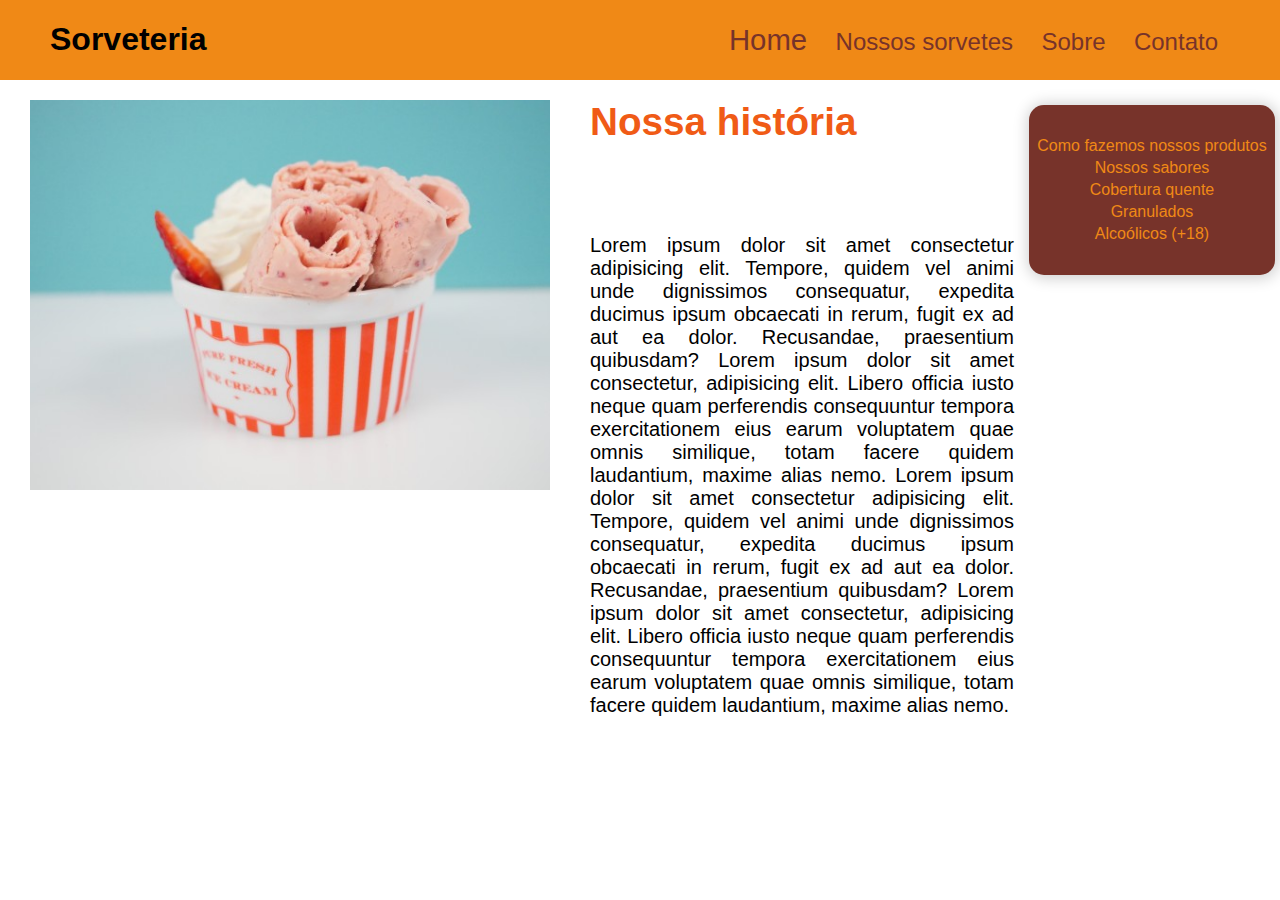
<file: index.html>
<!DOCTYPE html>
<html lang="pt-br">

<head>
    <meta charset="UTF-8">
    <meta name="viewport" content="width=device-width, initial-scale=1.0">
    <meta http-equiv="X-UA-Compatible" content="ie=edge">
    <title>Aula de responsividade</title>

    <link rel="stylesheet" href="styles.css">
    <link rel="icon" href="img/ice-cream.png">
</head>

<body>
    <div class="grid">
        <header>
            <h1>Sorveteria</h1>
            <nav>
                <a href="#">Home</a>
                <a href="#">Nossos sorvetes</a>
                <a href="#">Sobre</a>
                <a href="#">Contato</a>
            </nav>

            <div class="menu-hamburguer">
                <span class="traco"></span>
                <span class="traco"></span>
                <span class="traco"></span>
            </div>
        </header>

        <aside class="sidebar">
            <nav>
                <a href="#">Como fazemos nossos produtos</a>
                <a href="#">Nossos sabores</a>
                <a href="#">Cobertura quente</a>
                <a href="#">Granulados</a>
                <a href="#">Alcoólicos (+18)</a>
            </nav>
        </aside>

        <main>
            <div class="imagem">
                <img src="img/P2390584-550x413.jpg" alt="">
                
            </div>
            <div class="texto">
                    <h2>Nossa história</h2>
                    <p>
                        Lorem ipsum dolor sit amet consectetur adipisicing elit. Tempore, quidem vel animi unde dignissimos
                        consequatur, expedita ducimus ipsum obcaecati in rerum, fugit ex ad aut ea dolor. Recusandae,
                        praesentium quibusdam?
                        Lorem ipsum dolor sit amet consectetur, adipisicing elit. Libero officia iusto neque quam perferendis
                        consequuntur tempora exercitationem eius earum voluptatem quae omnis similique, totam facere quidem
                        laudantium, maxime alias nemo.
                        Lorem ipsum dolor sit amet consectetur adipisicing elit. Tempore, quidem vel animi unde dignissimos
                        consequatur, expedita ducimus ipsum obcaecati in rerum, fugit ex ad aut ea dolor. Recusandae,
                        praesentium quibusdam?
                        Lorem ipsum dolor sit amet consectetur, adipisicing elit. Libero officia iusto neque quam perferendis
                        consequuntur tempora exercitationem eius earum voluptatem quae omnis similique, totam facere quidem
                        laudantium, maxime alias nemo.
                    </p>
            </div>
        </main>
    </div>

</body>

</html>
</file>
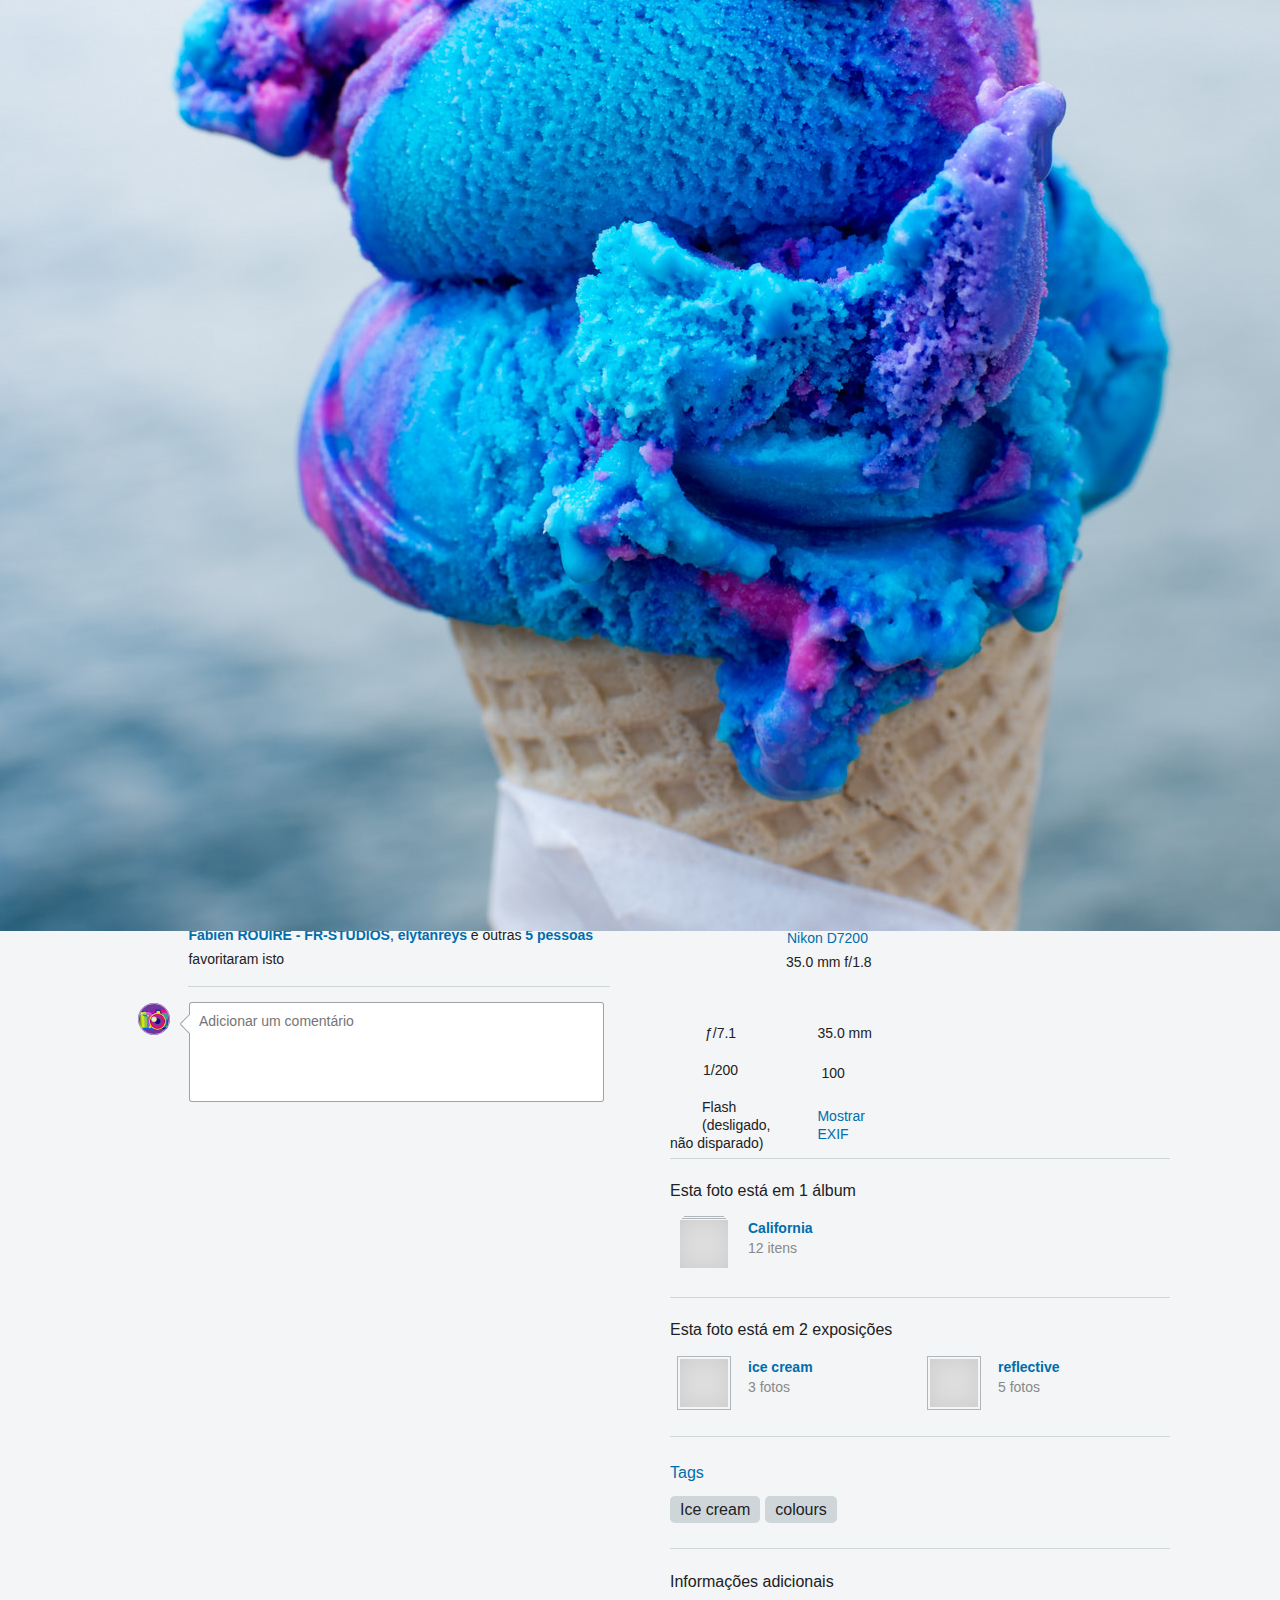
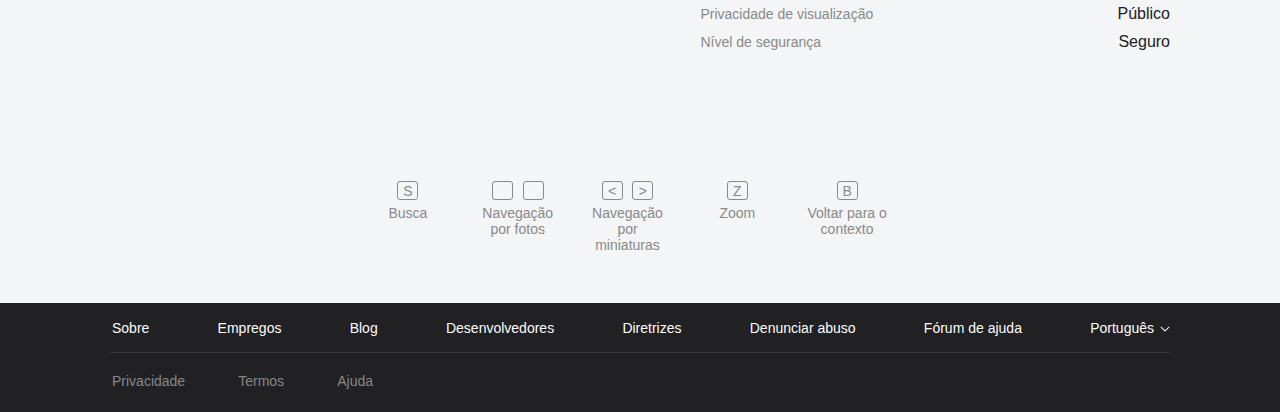
<file: img/ice cream.html>
<!DOCTYPE html>
<!-- saved from url=(0056)https://www.flickr.com/photos/121476474@N04/27349338041/ -->
<html xmlns:cc="http://creativecommons.org/ns#" lang="pt-br" class=" fluid html-photo-page-scrappy-view scrolling-layout  yui3-js-enabled" id="yui_3_16_0_1_1549545641797_1816"><head id="yui_3_16_0_1_1549545641797_235"><meta http-equiv="Content-Type" content="text/html; charset=UTF-8">
	<meta property="fb:app_id" content="137206539707334">
	<meta property="og:site_name" content="Flickr">
	
	<meta property="og:updated_time" content="2019-02-07T13:20:37.946Z">
	
	<meta name="robots" content="archive">
	<meta name="googlebot" content="archive">
	
	<script src="./Colorful ice cream _ Cotton candy ice cream _ Julian Wishahi _ Flickr_files/1049934251710414" async=""></script><script async="" src="./Colorful ice cream _ Cotton candy ice cream _ Julian Wishahi _ Flickr_files/fbevents.js.download"></script><script type="application/ld+json">
		[{
			"@context": "http://schema.org",
			"@type": "WebSite",
			"name": "Flickr",
			"url": "https://www.flickr.com",
			"potentialAction": {
				"@type": "SearchAction",
				"target": "https://www.flickr.com/search?text={search_term_string}&structured=yes",
				"query-input": "required name=search_term_string"
			}
		},
		{
			"@context": "http://schema.org",
			"@type": "Organization",
			"url": "http://www.flickr.com",
			"logo": "https://www.flickr.com/images/opensearch-flickr-logo.png"
		},
		{
			"@context": "http://schema.org",
			"@type": "Person",
			"name": "Flickr",
			"url": "https://www.flickr.com",
			"sameAs": [
				"https://www.facebook.com/flickr",
				"https://instagram.com/flickr",
				"https://flickr.tumblr.com",
				"https://twitter.com/flickr",
				"https://plus.google.com/+flickr",
				"https://www.pinterest.com/flickr"
			]
		}]
	</script>
	<meta property="al:ios:app_name" content="Flickr">
	<meta property="al:ios:app_store_id" content="328407587">	<meta property="twitter:app:name:iphone" content="Flickr">
	<meta property="twitter:app:id:iphone" content="328407587">
	<meta property="twitter:site" content="@flickr">
		<script type="text/javascript" nonce="">
		!function(e,o){e.beaconError=function(o,n,t){try{if(-1===String(e.location.host).indexOf(".flickr.com"))return}catch(e){}var i,r;if(r=new Image,i="/beacon_rb_jserror.gne?reqId=0b098b07&initialView=photo-page-scrappy-view&error="+encodeURIComponent(o),n&&(i+="&url="+encodeURIComponent(n)),t)if(t instanceof Error){if(t.line&&(i+="&line="+encodeURIComponent(t.line)),t.message&&(i+="&message="+encodeURIComponent(t.message)),t.total&&(i+="&total="+encodeURIComponent(t.total)),t.apiMethod&&(i+="&apiMethod="+encodeURIComponent(t.apiMethod)),t.description&&(i+="&description="+encodeURIComponent(t.description)),t.sourceURL&&(i+="&sourceURL="+encodeURIComponent(t.sourceURL)),t.stack){var a=100;t.message&&t.message.indexOf("Not enough storage is available")>-1&&(a=250),i+="&stack="+encodeURIComponent(t.stack.slice(0,a))}t.panda&&(i+="&panda=1",t.timeout||t.clientTimeout?i+="&apiTimeout=1":t.fatal&&(i+="&apiOther=1"),t.resp&&(i+="&resp="+(t.resp.responseText||t.resp.statusText||"").slice(0,100)))}else for(var s in t){var c=t[s];"healthMetric"!==s&&(c=JSON.stringify(c)),i+="&"+s+"="+encodeURIComponent(c)}r.src=i}}(window,document);
		</script>	
		<!--                 _
		           . -  ` : `   '.' ``  .            - '` ` .
		         ' ,gi$@$q  pggq   pggq .            ' pggq
		        + j@@@P*\7  @@@@   @@@@         _    : @@@@ !  ._  , .  _  - .
		     . .  @@@K      @@@@        ;  -` `_,_ ` . @@@@ ;/           ` _,,_ `
		     ; pgg@@@@gggq  @@@@   @@@@ .' ,iS@@@@@Si  @@@@  .6@@@P' !!!! j!!!!7 ;
		       @@@@@@@@@@@  @@@@   @@@@ ` j@@@P*"*+Y7  @@@@ .6@@@P   !!!!47*"*+;
		     `_   @@@@      @@@@   @@@@  .@@@7  .   `  @@@@.6@@@P  ` !!!!;  .    '
		       .  @@@@   '  @@@@   @@@@  :@@@!  !:     @@@@7@@@K  `; !!!!  '  ` '
		          @@@@   .  @@@@   @@@@  `%@@@.     .  @@@@`7@@@b  . !!!!  :
		       !  @@@@      @@@@   @@@@   \@@@$+,,+4b  @@@@ `7@@@b   !!!!
		          @@@@   :  @@@@   @@@@    `7%S@@hX!P' @@@@  `7@@@b  !!!!  .
		       :  """"      """"   """"  :.   `^"^`    """"   `""""" ''''
		        ` -  .   .       _._    `                 _._        _  . -
		                , ` ,glllllllllg,    `-: '    .~ . . . ~.  `
		                 ,jlllllllllllllllp,  .!'  .+. . . . . . .+. `.
		              ` jllllllllllllllllllll  `  +. . . . . . . . .+  .
		            .  jllllllllllllllllllllll   . . . . . . . . . . .
		              .l@@@@@@@lllllllllllllll. j. . . . . . . :::::::l `
		            ; ;@@@@@@@@@@@@@@@@@@@lllll :. . :::::::::::::::::: ;
		              :l@@@@@@@@@@@@@@@@@@@@@l; ::::::::::::::::::::::;
		            `  Y@@@@@@@@@@@@@@@@@@@@@P   :::::::::::::::::::::  '
		             -  Y@@@@@@@@@@@@@@@@@@@P  .  :::::::::::::::::::  .
		                 `*@@@@@@@@@@@@@@@*` `  `  `:::::::::::::::`
		                `.  `*%@@@@@@@%*`  .      `  `+:::::::::+`  '
		                    .    ```   _ '          - .   ```     -
		                       `  '                     `  '  `
		
			You're reading. We're hiring.
			https://flickr.com/jobs/
		
		-->
	
	<title>Colorful ice cream | Cotton candy ice cream | Julian Wishahi | Flickr</title>
	
	
	<script type="text/javascript" nonce="">
	!function(e,o){e.pageTiming={},e.registerFirstPhoto=function(){e.pageTiming.timeAboveTheFold||(e.pageTiming.timeAboveTheFold=(new Date).getTime()),e.registerFirstPhoto=function(){}};var n=o.documentElement;n.className=n.className.replace("no-js",""),e.paftTiming={},e.onerror=function(o,n,i,r,t){t||((t=new Error(o)).stack=n,t.line=i),beaconError("window onerror",e.location.href,t)};try{var i,r=new Image,t="https://s.yimg.com/ap/build/images/pxl.gif?cachebust="+((new Date).getTime()+9999*Math.random());r.onerror=function(){beaconError("s.yimg possibly blocked",e.location.href,{yimgSrc:t,delay:Date.now()-i})},i=Date.now(),r.src=t}catch(e){}}(window,document);
	</script>
	
	
	
	
	
	
	
	
	
	
	
	
	
	
	
	
	
	
	
	
	
	
	
	
	
	
	
	
	
	
	
	
	
	
	
	
	
	
	
	<script type="application/ld+json">
		{
			"@context": "http://schema.org",
			"@type": "BreadcrumbList",
			"itemListElement": [
				{
					"@type": "ListItem",
					"position": 1,
					"item": {
						"@id": "https://www.flickr.com/photos/121476474@N04",
						"name": "Julian Wishahi",
						"image": "https:////c2.staticflickr.com/6/5762/buddyicons/121476474@N04.jpg?1450480860#121476474@N04"
					}
				}, {
					"@type": "ListItem",
					"position": 2,
					"item": {
						"@id": "https://www.flickr.com/photos/121476474@N04/27349338041",
						"name": "Colorful ice cream",
						"image": "https:////c1.staticflickr.com/8/7451/27349338041_fa859b7c22_m.jpg"
					}
				}
			]
		}
	</script>
	
	<script type="text/javascript" nonce="">
	
		(function(){
	
			var PADDING_HORIZONTAL = 40;
	
			window.getPhotoWellHeight = function () {
	
				var minHeight = 500,
				    winWidth = window.innerWidth,
				    winHeight = window.innerHeight - 50,
				    ratioNarrow = 1,
				    ratioRegular = 2.3,
				    ratioTransitional = 2.75,
				    idealSubphotoHeight = 120,
				    breakHeightNarrow = (winWidth / ratioNarrow) + idealSubphotoHeight,
				    breakHeightRegular = (winWidth / ratioRegular) + idealSubphotoHeight,
				    breakHeightTransitional = winWidth / ratioTransitional,
				    newPhotoWellHeight;
	
				if (winHeight > breakHeightNarrow) {
	
					newPhotoWellHeight = winWidth / ratioNarrow;
	
				} else if (winHeight > breakHeightRegular) {
	
					newPhotoWellHeight = winHeight - idealSubphotoHeight;
	
				} else if (winHeight > breakHeightTransitional) {
	
					newPhotoWellHeight = winHeight - idealSubphotoHeight + idealSubphotoHeight * (winHeight - breakHeightRegular) / (breakHeightTransitional - breakHeightRegular);
	
				} else {
	
					newPhotoWellHeight = winHeight;
	
				}
	
				return Math.max(minHeight, Math.round(newPhotoWellHeight));
	
			}
	
			function domReady () {
	
				try {
	
					if (document.getElementsByClassName("low-res-photo")[0]) {
	
						var photoWellView = document.getElementsByClassName("photo-well-scrappy-view")[0],
						    heightController = photoWellView.getElementsByClassName("height-controller")[0],
						    photoWellMediaView = document.getElementsByClassName("photo-well-media-scrappy-view")[0],
						    lowResImageElement = photoWellMediaView.getElementsByClassName("low-res-photo")[0],
						    photoWidth = 2048,
						    photoHeight = 1313,
						    photoAspectRatio = photoWidth / photoHeight,
						    photoWellHeight = window.getPhotoWellHeight(),
						    photoWellMediaViewPadding = {
						        top: parseInt(getComputedStyle(photoWellMediaView)['paddingTop'].match(/[0-9]+/)[0], 10),
						        right: PADDING_HORIZONTAL,
						        bottom: parseInt(getComputedStyle(photoWellMediaView)['paddingBottom'].match(/[0-9]+/)[0], 10),
						        left: PADDING_HORIZONTAL
						    },
						    canvasSize = {
						        height: photoWellHeight - photoWellMediaViewPadding.top - photoWellMediaViewPadding.bottom,
						        width: window.innerWidth - photoWellMediaViewPadding.left - photoWellMediaViewPadding.right
						    };
	
						heightController.style.height = photoWellHeight + "px";
	
						if (photoWidth <= canvasSize.width && photoHeight <= canvasSize.height) {
							lowResImageElement.style.height = photoHeight + "px";
							lowResImageElement.style.width = photoWidth + "px";
						} else {
							if (photoAspectRatio < 1 || Math.round(canvasSize.width / photoAspectRatio) > canvasSize.height) {
								lowResImageElement.style.height = canvasSize.height + "px";
								lowResImageElement.style.width = Math.round(canvasSize.height * photoAspectRatio) + "px";
							} else {
								lowResImageElement.style.height = Math.round(canvasSize.width / photoAspectRatio) + "px";
								lowResImageElement.style.width = canvasSize.width + "px";
							}
						}
	
					}
	
				} catch (e) {
					if (window.sendRequest) {
						window.sendRequest('flickr.hermes.photoDimensionCorrectionError', 'There was a JS error when trying to correct a server rendered photo.');
					}
				}
	
			}
	
			if (document.readyState != 'loading'){
				domReady();
			} else {
				document.addEventListener('DOMContentLoaded', domReady);
			}
	
		}());
	
	</script>
	
	
	<meta http-equiv="x-dns-prefetch-control" content="on">
	<link rel="dns-prefetch" href="https://api.flickr.com/">
	<link rel="dns-prefetch" href="https://s.yimg.com/">
	<link rel="dns-prefetch" href="https://yui-s.yahooapis.com/">
	<link rel="dns-prefetch" href="https://c1.staticflickr.com/">
	<link rel="dns-prefetch" href="https://farm9.staticflickr.com/">
	<link rel="dns-prefetch" href="https://farm8.staticflickr.com/">
	<link rel="dns-prefetch" href="https://farm7.staticflickr.com/">
	<link rel="dns-prefetch" href="https://farm6.staticflickr.com/">
	<link rel="dns-prefetch" href="https://farm5.staticflickr.com/">
	<link rel="dns-prefetch" href="https://farm4.staticflickr.com/">
	<link rel="dns-prefetch" href="https://farm3.staticflickr.com/">
	<link rel="dns-prefetch" href="https://farm2.staticflickr.com/">
	<link rel="dns-prefetch" href="https://farm1.staticflickr.com/">
	
	
	
	<meta name="application-name" content="Colorful ice cream | Cotton candy ice cream | Julian Wishahi | Flickr">
	<meta name="msapplication-TileColor" content="#ffffff">
	<meta name="google" value="notranslate">
	
		<meta name="msapplication-TileImage" content="https://s.yimg.com/pw/images/favicon-msapplication-tileimage.png">
		<link rel="mask-icon" sizes="any" href="https://s.yimg.com/pw/images/icon_black_white.svg">
		<link rel="shortcut icon" type="image/ico" href="https://s.yimg.com/pw/favicon.ico">
		<link rel="apple-touch-icon-precomposed" href="https://s.yimg.com/pw/apple-touch-icon.png">
		<meta name="theme-color" content="black">
	
	<link rel="search" type="application/opensearchdescription+xml" href="https://www.flickr.com/opensearch.xml" title="Flickr">
	
	<!-- TradeDoubler site verification 3059184 -->
	
	<style>
	
	
		body > .pageLoadingDialogWrapper {
			position: fixed;
			top: 0;
			left: 0;
			bottom: 0;
			right: 0;
			background-color: rgba(0,0,0,0.7);
			z-index: 9999;
		}
	
		body > .pageLoadingDialogWrapper > .pageLoadingDialog {
			width: 200px;
			height: 160px;
			top: 50%;
			left: 50%;
			margin: -80px 0 0 -100px;
			position: fixed;
			background-color: #fff;
			border: 1px solid #212124;
			border-radius: 3px;
			padding: 10px;
			text-align: center;
		}
	
		body > .pageLoadingDialogWrapper > .pageLoadingDialog > h1 {
			font-size: 20px;
			margin: 0;
		}
	
		.html-mobile-photo-page-view body > .pageLoadingDialogWrapper > .pageLoadingDialog {
			top: 30% !important;
			left: 10% !important;
			width: 80% !important;
		}
	</style>
	<style>
	@font-face{font-family:Proxima Nova;font-weight:100;font-style:normal;src:url(https://s.yimg.com/ap/build/fonts/proxima-nova-thin.eot);src:url(https://s.yimg.com/ap/build/fonts/proxima-nova-thin.eot#iefix) format("embedded-opentype"),url(https://s.yimg.com/ap/build/fonts/proxima-nova-thin.woff2) format("woff2"),url(https://s.yimg.com/ap/build/fonts/proxima-nova-thin.woff) format("woff"),url(https://s.yimg.com/ap/build/fonts/proxima-nova-thin.ttf) format("truetype"),url(https://s.yimg.com/ap/build/fonts/proxima-nova-thin.svg#svgFontName) format("svg")}@font-face{font-family:Proxima Nova;font-weight:300;font-style:normal;src:url(https://s.yimg.com/ap/build/fonts/proxima-nova-light.eot);src:url(https://s.yimg.com/ap/build/fonts/proxima-nova-light.eot#iefix) format("embedded-opentype"),url(https://s.yimg.com/ap/build/fonts/proxima-nova-light.woff2) format("woff2"),url(https://s.yimg.com/ap/build/fonts/proxima-nova-light.woff) format("woff"),url(https://s.yimg.com/ap/build/fonts/proxima-nova-light.ttf) format("truetype"),url(https://s.yimg.com/ap/build/fonts/proxima-nova-light.svg#svgFontName) format("svg")}@font-face{font-family:Proxima Nova;font-weight:400;font-style:normal;src:url(https://s.yimg.com/ap/build/fonts/proxima-nova-regular.eot);src:url(https://s.yimg.com/ap/build/fonts/proxima-nova-regular.eot#iefix) format("embedded-opentype"),url(https://s.yimg.com/ap/build/fonts/proxima-nova-regular.woff2) format("woff2"),url(https://s.yimg.com/ap/build/fonts/proxima-nova-regular.woff) format("woff"),url(https://s.yimg.com/ap/build/fonts/proxima-nova-regular.ttf) format("truetype"),url(https://s.yimg.com/ap/build/fonts/proxima-nova-regular.svg#svgFontName) format("svg")}@font-face{font-family:Proxima Nova;font-weight:600;font-style:normal;src:url(https://s.yimg.com/ap/build/fonts/proxima-nova-semibold.eot);src:url(https://s.yimg.com/ap/build/fonts/proxima-nova-semibold.eot#iefix) format("embedded-opentype"),url(https://s.yimg.com/ap/build/fonts/proxima-nova-semibold.woff2) format("woff2"),url(https://s.yimg.com/ap/build/fonts/proxima-nova-semibold.woff) format("woff"),url(https://s.yimg.com/ap/build/fonts/proxima-nova-semibold.ttf) format("truetype"),url(https://s.yimg.com/ap/build/fonts/proxima-nova-semibold.svg#svgFontName) format("svg")}@font-face{font-family:Proxima Nova;font-weight:700;font-style:normal;src:url(https://s.yimg.com/ap/build/fonts/proxima-nova-bold.eot);src:url(https://s.yimg.com/ap/build/fonts/proxima-nova-bold.eot#iefix) format("embedded-opentype"),url(https://s.yimg.com/ap/build/fonts/proxima-nova-bold.woff2) format("woff2"),url(https://s.yimg.com/ap/build/fonts/proxima-nova-bold.woff) format("woff"),url(https://s.yimg.com/ap/build/fonts/proxima-nova-bold.ttf) format("truetype"),url(https://s.yimg.com/ap/build/fonts/proxima-nova-bold.svg#svgFontName) format("svg")}body{font-family:Proxima Nova,helvetica neue,helvetica,arial,sans-serif}.is-old-windows body{font-family:helvetica neue,helvetica,arial,sans-serif}article.light,body,body.light,div.light,footer.light,header.light,main.light,p.light,section.light{color:#212124;background-color:#f3f5f6}article.dark,body.dark,div.dark,footer.dark,header.dark,main.dark,p.dark,section.dark{color:#fff;background-color:#212124}.loader-bar{position:fixed;background-color:#128fdc;background:#128fdc;height:3px;width:100px;top:50px;left:0;z-index:1999;box-shadow:0 1px 3px rgba(0,0,0,.3);-webkit-transition:width 1s ease-in-out;transition:width 1s ease-in-out}html.html-photo-page-lightbox-scrappy-view .loader-bar{top:0}svg.icon{display:inline-block;height:24px;width:24px;fill:currentColor}svg.icon.tiny{width:14px;height:14px}html.dragging,html.dragging body{overflow:hidden}.deferred-view{display:none}[data-defer-src]{-webkit-transition:opacity 333ms ease-in-out;transition:opacity 333ms ease-in-out}[data-defer-src*="staticflickr.com"]{opacity:0}[data-defer-src=loaded]{opacity:1}[data-on-scroll-animate-class]{opacity:0}.no-outline,a:hover,div:hover,label:hover,span:hover{outline-width:0}@media (min-width:813px) and (orientation:landscape),only screen and (min-width:701px) and (orientation:portrait){.mobile-only{display:none!important}}@media (max-width:812px) and (orientation:landscape),only screen and (max-width:700px) and (orientation:portrait){.desktop-only{display:none!important}}html.scrolling-layout{position:relative;min-height:100%;min-width:1060px}html.scrolling-layout #content{border-bottom:1px solid transparent}html.scrolling-layout #content .fluid-centered{min-width:800px;max-width:80%;margin-left:auto;margin-right:auto;padding-left:130px;padding-right:130px}html.scrolling-layout #content .centered-content{width:1060px;margin-left:auto;margin-right:auto}html.scrolling-layout #content .centered-content.full-bleed{width:auto;margin:0 7%}html.scrolling-layout #content .centered-content.inline{width:85%;display:inline-block}@media only screen and (min-width:700px) and (max-width:1080px){html.scrolling-layout{min-width:100%}}@media (max-width:812px) and (orientation:landscape),only screen and (max-width:700px) and (orientation:portrait){html.scrolling-layout{min-width:100%}html.scrolling-layout #content .fluid-centered{padding-left:0;padding-right:0;min-width:100%;min-width:-webkit-calc(1 - constant(safe-area-inset-left) - constant(safe-area-inset-right) + 0);min-width:calc(100% - constant(safe-area-inset-left) - constant(safe-area-inset-right) + 0px);min-width:-webkit-calc(1 - env(safe-area-inset-left) - env(safe-area-inset-right) + 0);min-width:calc(100% - env(safe-area-inset-left) - env(safe-area-inset-right) + 0px)}@supports (padding-left:constant(safe-area-inset-left)){html.scrolling-layout #content .fluid-centered{padding-left:constant(safe-area-inset-left)}}@supports (padding-left:env(safe-area-inset-left)){html.scrolling-layout #content .fluid-centered{padding-left:env(safe-area-inset-left)}}@supports (padding-right:constant(safe-area-inset-right)){html.scrolling-layout #content .fluid-centered{padding-right:constant(safe-area-inset-right)}}@supports (padding-right:env(safe-area-inset-right)){html.scrolling-layout #content .fluid-centered{padding-right:env(safe-area-inset-right)}}html.scrolling-layout #content .centered-content{width:100%}}html.maximized-layout{height:100%}html.maximized-layout #content,html.maximized-layout body{height:100%;overflow:hidden}html.maximized-layout #content .fluid-centered,html.maximized-layout body .fluid-centered{min-width:800px;max-width:80%;margin-left:auto;margin-right:auto;padding-left:130px;padding-right:130px}.dark .light .fluid .butt.follow,.dark .light .fluid button.follow,.fluid .butt,.fluid .butt.join.blue,.fluid button,.fluid button.join.blue,.light .dark .light .fluid .butt.follow,.light .dark .light .fluid button.follow{background-color:#128fdc;color:#fff}.dark .light .fluid .butt.follow:focus,.dark .light .fluid button.follow:focus,.fluid .butt.join.blue:focus,.fluid .butt:focus,.fluid button.join.blue:focus,.fluid button:focus{background-color:#1c9be9}.fluid .butt.alt,.fluid button.alt{background-color:#979ea2;color:#fff}.fluid .butt.alt:focus,.fluid button.alt:focus{background-color:#a4acb0}.fluid .butt.danger,.fluid button.danger{background-color:#e2292b;color:#fff}.fluid .butt.danger:focus,.fluid button.danger:focus{background-color:#ef2b2d}.dark .fluid .butt.follow,.dark .fluid button.follow,.fluid .butt.follow.white,.fluid .butt.join,.fluid button.follow.white,.fluid button.join,.light .dark .fluid .butt.follow,.light .dark .fluid button.follow{background-color:#fff;color:#212124}.dark .fluid .butt.follow.is-following,.dark .fluid .butt.follow.unfollow,.dark .fluid button.follow.is-following,.dark .fluid button.follow.unfollow,.dark .light .fluid .butt.follow.is-following,.dark .light .fluid .butt.follow.unfollow,.dark .light .fluid button.follow.is-following,.dark .light .fluid button.follow.unfollow,.fluid .butt.follow.is-following,.fluid .butt.follow.is-following:active,.fluid .butt.follow.is-following:hover,.fluid .butt.follow.unfollow,.fluid .butt.follow.unfollow:active,.fluid .butt.follow.unfollow:hover,.fluid .butt.join.leave.group-joined-menu-button,.fluid .butt.join.leave.group-joined-menu-button:active,.fluid .butt.join.leave.group-joined-menu-button:hover,.fluid button.follow.is-following,.fluid button.follow.is-following:active,.fluid button.follow.is-following:hover,.fluid button.follow.unfollow,.fluid button.follow.unfollow:active,.fluid button.follow.unfollow:hover,.fluid button.join.leave.group-joined-menu-button,.fluid button.join.leave.group-joined-menu-button:active,.fluid button.join.leave.group-joined-menu-button:hover,.light .dark .fluid .butt.follow.is-following,.light .dark .fluid .butt.follow.is-following:active,.light .dark .fluid .butt.follow.is-following:hover,.light .dark .fluid .butt.follow.unfollow,.light .dark .fluid .butt.follow.unfollow:active,.light .dark .fluid .butt.follow.unfollow:hover,.light .dark .fluid button.follow.is-following,.light .dark .fluid button.follow.is-following:active,.light .dark .fluid button.follow.is-following:hover,.light .dark .fluid button.follow.unfollow,.light .dark .fluid button.follow.unfollow:active,.light .dark .fluid button.follow.unfollow:hover,.light .dark .light .fluid .butt.follow.is-following,.light .dark .light .fluid .butt.follow.unfollow,.light .dark .light .fluid button.follow.is-following,.light .dark .light .fluid button.follow.unfollow{background-color:transparent}.fluid .butt.follow.white.is-following,.fluid .butt.follow.white.unfollow,.fluid .butt.follow.white:active,.fluid .butt.follow.white:hover,.fluid .butt.hollow.marketing,.fluid .butt.hollow.marketing:active,.fluid .butt.hollow.marketing:focus,.fluid .butt.hollow.marketing:hover,.fluid .butt.join.has-joined,.fluid .butt.join.has-requested,.fluid .butt.join.leave,.fluid button.follow.white.is-following,.fluid button.follow.white.unfollow,.fluid button.follow.white:active,.fluid button.follow.white:hover,.fluid button.hollow.marketing,.fluid button.hollow.marketing:active,.fluid button.hollow.marketing:focus,.fluid button.hollow.marketing:hover,.fluid button.join.has-joined,.fluid button.join.has-requested,.fluid button.join.leave{color:#fff;background-color:transparent;box-shadow:inset 0 0 0 1px #fff}.fluid .butt.follow.white:hover,.fluid .butt.hollow.marketing:hover,.fluid .butt.join.has-joined:hover,.fluid .butt.join.has-requested:hover,.fluid .butt.join.leave:hover,.fluid button.follow.white:hover,.fluid button.hollow.marketing:hover,.fluid button.join.has-joined:hover,.fluid button.join.has-requested:hover,.fluid button.join.leave:hover{color:#fff;background-color:transparent}.fluid .butt.follow.white:active,.fluid .butt.hollow.marketing:active,.fluid .butt.join.has-joined:active,.fluid .butt.join.has-requested:active,.fluid .butt.join.leave:active,.fluid button.follow.white:active,.fluid button.hollow.marketing:active,.fluid button.join.has-joined:active,.fluid button.join.has-requested:active,.fluid button.join.leave:active{background-color:transparent}.fluid .butt.follow.white.is-following:focus,.fluid .butt.follow.white.unfollow:focus,.fluid .butt.follow.white:focus:active,.fluid .butt.follow.white:focus:hover,.fluid .butt.hollow.marketing:focus,.fluid .butt.join.has-joined:focus,.fluid .butt.join.has-requested:focus,.fluid .butt.join.leave:focus,.fluid button.follow.white.is-following:focus,.fluid button.follow.white.unfollow:focus,.fluid button.follow.white:focus:active,.fluid button.follow.white:focus:hover,.fluid button.hollow.marketing:focus,.fluid button.join.has-joined:focus,.fluid button.join.has-requested:focus,.fluid button.join.leave:focus{box-shadow:inset 0 0 0 2px #fff}.fluid .butt.follow.white.is-following:after,.fluid .butt.follow.white.is-following:before,.fluid .butt.follow.white.unfollow:after,.fluid .butt.follow.white.unfollow:before,.fluid .butt.follow.white:active:after,.fluid .butt.follow.white:active:before,.fluid .butt.follow.white:hover:after,.fluid .butt.follow.white:hover:before,.fluid .butt.hollow.marketing:active:after,.fluid .butt.hollow.marketing:active:before,.fluid .butt.hollow.marketing:after,.fluid .butt.hollow.marketing:before,.fluid .butt.hollow.marketing:focus:after,.fluid .butt.hollow.marketing:focus:before,.fluid .butt.hollow.marketing:hover:after,.fluid .butt.hollow.marketing:hover:before,.fluid .butt.join.has-joined:after,.fluid .butt.join.has-joined:before,.fluid .butt.join.has-requested:after,.fluid .butt.join.has-requested:before,.fluid .butt.join.leave:after,.fluid .butt.join.leave:before,.fluid button.follow.white.is-following:after,.fluid button.follow.white.is-following:before,.fluid button.follow.white.unfollow:after,.fluid button.follow.white.unfollow:before,.fluid button.follow.white:active:after,.fluid button.follow.white:active:before,.fluid button.follow.white:hover:after,.fluid button.follow.white:hover:before,.fluid button.hollow.marketing:active:after,.fluid button.hollow.marketing:active:before,.fluid button.hollow.marketing:after,.fluid button.hollow.marketing:before,.fluid button.hollow.marketing:focus:after,.fluid button.hollow.marketing:focus:before,.fluid button.hollow.marketing:hover:after,.fluid button.hollow.marketing:hover:before,.fluid button.join.has-joined:after,.fluid button.join.has-joined:before,.fluid button.join.has-requested:after,.fluid button.join.has-requested:before,.fluid button.join.leave:after,.fluid button.join.leave:before{background-color:#fff}.fluid .butt.join.blue.has-joined,.fluid .butt.join.blue.has-requested,.fluid .butt.join.blue.leave,.fluid button.join.blue.has-joined,.fluid button.join.blue.has-requested,.fluid button.join.blue.leave{color:#128fdc;box-shadow:inset 0 0 0 2px #128fdc}.fluid .butt.join.blue.has-joined:hover,.fluid .butt.join.blue.has-requested:hover,.fluid .butt.join.blue.leave:hover,.fluid button.join.blue.has-joined:hover,.fluid button.join.blue.has-requested:hover,.fluid button.join.blue.leave:hover{color:#128fdc;background-color:transparent}.fluid .butt.join.blue.has-joined:active,.fluid .butt.join.blue.has-requested:active,.fluid .butt.join.blue.leave:active,.fluid button.join.blue.has-joined:active,.fluid button.join.blue.has-requested:active,.fluid button.join.blue.leave:active{background-color:transparent}.fluid .butt.join.blue.has-joined:focus,.fluid .butt.join.blue.has-requested:focus,.fluid .butt.join.blue.leave:focus,.fluid button.join.blue.has-joined:focus,.fluid button.join.blue.has-requested:focus,.fluid button.join.blue.leave:focus{box-shadow:inset 0 0 0 3px #128fdc}.fluid .butt.join.blue.has-joined:after,.fluid .butt.join.blue.has-joined:before,.fluid .butt.join.blue.has-requested:after,.fluid .butt.join.blue.has-requested:before,.fluid .butt.join.blue.leave:after,.fluid .butt.join.blue.leave:before,.fluid button.join.blue.has-joined:after,.fluid button.join.blue.has-joined:before,.fluid button.join.blue.has-requested:after,.fluid button.join.blue.has-requested:before,.fluid button.join.blue.leave:after,.fluid button.join.blue.leave:before{background-color:#128fdc}.fluid .butt.tiny,.fluid button.tiny{height:25px;line-height:25px;min-width:60px;font-size:12px;padding:0 16px}.fluid .butt.mini,.fluid button.mini{height:29px;line-height:29px;min-width:80px;font-size:14px}.fluid .butt,.fluid .butt.small,.fluid button,.fluid button.small{height:32px;line-height:32px;min-width:80px}.fluid .butt.medium,.fluid button.medium{height:36px;line-height:36px;min-width:100px}.fluid .butt.large,.fluid button.large{height:40px;line-height:40px;min-width:120px}.fluid .butt.wide,.fluid button.wide{height:36px;line-height:36px;min-width:300px}.fluid .butt.medium-ass,.fluid button.medium-ass{height:50px;line-height:50px;min-width:200px;font-size:18px}.fluid .butt.big-ass,.fluid button.big-ass{height:75px;line-height:75px;min-width:600px;font-size:40px}.fluid .butt.follow:after,.fluid .butt.follow:before,.fluid .butt.join:after,.fluid .butt.join:before,.fluid button.follow:after,.fluid button.follow:before,.fluid button.join:after,.fluid button.join:before{content:"";position:absolute;-webkit-transition:all .15s ease-in-out;transition:all .15s ease-in-out}.fluid .butt.follow:before,.fluid .butt.join:before,.fluid button.follow:before,.fluid button.join:before{width:14px;height:2px;top:15px;left:10px;-webkit-transform-origin:left center;transform-origin:left center}.fluid .butt.follow:after,.fluid .butt.join:after,.fluid button.follow:after,.fluid button.join:after{width:2px;height:14px;top:9px;left:16px}.fluid .mini.butt.follow,.fluid .mini.butt.join,.fluid button.mini.follow,.fluid button.mini.join{padding-left:30px;padding-right:11px}.fluid .mini.butt.follow:after,.fluid .mini.butt.join:after,.fluid button.mini.follow:after,.fluid button.mini.join:after{top:8px;left:15px;height:12px}.fluid .mini.butt.follow:before,.fluid .mini.butt.join:before,.fluid button.mini.follow:before,.fluid button.mini.join:before{top:13px;left:10px;width:12px}.fluid .butt.follow.is-following:before,.fluid .butt.follow.unfollow:before,.fluid .butt.join.has-joined.has-menu.is-open:before,.fluid .butt.join.has-joined.has-menu:before,.fluid .butt.join.has-joined.has-menu:hover:before,.fluid .butt.join.has-joined:before,.fluid button.follow.is-following:before,.fluid button.follow.unfollow:before,.fluid button.join.has-joined.has-menu.is-open:before,.fluid button.join.has-joined.has-menu:before,.fluid button.join.has-joined.has-menu:hover:before,.fluid button.join.has-joined:before{width:7px;-webkit-transform:rotate(45deg) translateY(-2px);transform:rotate(45deg) translateY(-2px)}.fluid .butt.follow.is-following:after,.fluid .butt.follow.unfollow:after,.fluid .butt.join.has-joined.has-menu.is-open:after,.fluid .butt.join.has-joined.has-menu:after,.fluid .butt.join.has-joined.has-menu:hover:after,.fluid .butt.join.has-joined:after,.fluid button.follow.is-following:after,.fluid button.follow.unfollow:after,.fluid button.join.has-joined.has-menu.is-open:after,.fluid button.join.has-joined.has-menu:after,.fluid button.join.has-joined.has-menu:hover:after,.fluid button.join.has-joined:after{height:12px;-webkit-transform:rotate(40deg) translate(2px,-1px);transform:rotate(40deg) translate(2px,-1px)}.fluid .mini.butt.follow.is-following:before,.fluid .mini.butt.follow.unfollow:before,.fluid .mini.butt.join.has-joined.has-menu.is-open:before,.fluid .mini.butt.join.has-joined.has-menu:hover:before,.fluid .mini.butt.join.has-joined:before,.fluid button.mini.follow.is-following:before,.fluid button.mini.follow.unfollow:before,.fluid button.mini.join.has-joined.has-menu.is-open:before,.fluid button.mini.join.has-joined.has-menu:hover:before,.fluid button.mini.join.has-joined:before{width:7px;-webkit-transform:rotate(45deg) translate(0);transform:rotate(45deg) translate(0)}.fluid .mini.butt.follow.is-following:after,.fluid .mini.butt.follow.unfollow:after,.fluid .mini.butt.join.has-joined.has-menu.is-open:after,.fluid .mini.butt.join.has-joined.has-menu:hover:after,.fluid .mini.butt.join.has-joined:after,.fluid button.mini.follow.is-following:after,.fluid button.mini.follow.unfollow:after,.fluid button.mini.join.has-joined.has-menu.is-open:after,.fluid button.mini.join.has-joined.has-menu:hover:after,.fluid button.mini.join.has-joined:after{height:10px;-webkit-transform:rotate(40deg) translate(2px,-1px);transform:rotate(40deg) translate(2px,-1px)}.fluid .butt.join.has-joined:hover:before,.fluid .butt.join.leave.group-joined-menu-button:before,.fluid .butt.join.leave:before,.fluid button.join.has-joined:hover:before,.fluid button.join.leave.group-joined-menu-button:before,.fluid button.join.leave:before{width:15px;-webkit-transform:rotate(45deg) translate(-2px,-6px);transform:rotate(45deg) translate(-2px,-6px)}.fluid .butt.join.has-joined:hover:after,.fluid .butt.join.leave.group-joined-menu-button:after,.fluid .butt.join.leave:after,.fluid button.join.has-joined:hover:after,.fluid button.join.leave.group-joined-menu-button:after,.fluid button.join.leave:after{height:15px;-webkit-transform:rotate(45deg) translateY(-1px);transform:rotate(45deg) translateY(-1px)}.fluid .mini.butt.join.has-joined:hover:before,.fluid .mini.butt.join.leave:before,.fluid button.mini.join.has-joined:hover:before,.fluid button.mini.join.leave:before{width:13px;-webkit-transform:rotate(45deg) translate(-2px,-4px);transform:rotate(45deg) translate(-2px,-4px)}.fluid .mini.butt.join.has-joined:hover:after,.fluid .mini.butt.join.leave:after,.fluid button.mini.join.has-joined:hover:after,.fluid button.mini.join.leave:after{height:13px;-webkit-transform:rotate(45deg) translate(0);transform:rotate(45deg) translate(0)}.fluid .butt,.fluid button{box-sizing:border-box;display:inline-block;padding:0 20px;vertical-align:top;font-family:Proxima Nova,helvetica neue,helvetica,arial,sans-serif;font-weight:600;font-size:16px;text-align:center;text-decoration:none;-webkit-transition:all .15s ease-in-out;transition:all .15s ease-in-out;border-radius:3px;border:none;cursor:pointer}.fluid .butt:hover,.fluid button:hover{background-color:#1c9be9;text-decoration:none;color:#fff}.fluid .butt:active,.fluid button:active{background-color:#1781c2}.fluid .butt:focus,.fluid button:focus{box-shadow:inset 0 0 0 2px rgba(0,0,0,.6);outline:none}.fluid .butt.is-disabled,.fluid .butt:disabled,.fluid button.is-disabled,.fluid button:disabled{background:#ddd!important;color:#898989!important;cursor:default!important}.fluid .butt.is-disabled:after,.fluid .butt.is-disabled:before,.fluid .butt:disabled:after,.fluid .butt:disabled:before,.fluid button.is-disabled:after,.fluid button.is-disabled:before,.fluid button:disabled:after,.fluid button:disabled:before{background-color:#ddd!important}@media (max-width:812px) and (orientation:landscape),only screen and (max-width:700px) and (orientation:portrait){.fluid .butt.medium-ass,.fluid button.medium-ass{height:40px;line-height:40px;min-width:120px;font-size:16px}}.fluid .butt.unfluid,.fluid button.unfluid{color:#212124;background-color:transparent;height:auto;line-height:inherit;min-width:inherit;padding:0;vertical-align:baseline;font:400 12px/1.45 Proxima Nova,helvetica neue,helvetica,arial,sans-serif;-webkit-transition:none;transition:none;border-radius:0;box-shadow:none}.fluid .butt.hollow.marketing,.fluid .butt.hollow.marketing:active,.fluid .butt.hollow.marketing:focus,.fluid .butt.hollow.marketing:hover,.fluid button.hollow.marketing,.fluid button.hollow.marketing:active,.fluid button.hollow.marketing:focus,.fluid button.hollow.marketing:hover{box-shadow:inset 0 0 0 2px #fff}.fluid .butt.white,.fluid button.white{color:#000}.fluid .butt.white,.fluid .butt.white:hover,.fluid button.white,.fluid button.white:hover{background-color:#fff;-webkit-transition:color .15s ease-in-out;transition:color .15s ease-in-out}.fluid .butt.white:hover,.fluid button.white:hover{color:rgba(0,0,0,.5)}.fluid .butt.white:active,.fluid button.white:active{color:#000}.fluid .butt.alt:hover,.fluid button.alt:hover{background-color:#a4acb0}.fluid .butt.alt:active,.fluid button.alt:active{background-color:#868d91}.fluid .butt.danger:hover,.fluid button.danger:hover{background-color:#ef2b2d}.fluid .butt.danger:active,.fluid button.danger:active{background-color:#c82426}.fluid .butt.follow,.fluid button.follow{position:relative;padding-left:32px}.fluid .butt.follow.mini:after,.fluid .butt.follow.mini:before,.fluid .butt.follow:after,.fluid .butt.follow:before,.fluid button.follow.mini:after,.fluid button.follow.mini:before,.fluid button.follow:after,.fluid button.follow:before{background-color:#fff}.fluid .butt.follow.unfluid,.fluid button.follow.unfluid{position:static;padding-left:0}.fluid .butt.follow.unfluid.is-following.is-open,.fluid .butt.follow.unfluid.is-following:hover,.fluid button.follow.unfluid.is-following.is-open,.fluid button.follow.unfluid.is-following:hover{padding-right:29px}.dark .light .fluid .butt.follow.mini:after,.dark .light .fluid .butt.follow.mini:before,.dark .light .fluid .butt.follow:after,.dark .light .fluid .butt.follow:before,.dark .light .fluid button.follow.mini:after,.dark .light .fluid button.follow.mini:before,.dark .light .fluid button.follow:after,.dark .light .fluid button.follow:before,.light .dark .light .fluid .butt.follow.mini:after,.light .dark .light .fluid .butt.follow.mini:before,.light .dark .light .fluid .butt.follow:after,.light .dark .light .fluid .butt.follow:before,.light .dark .light .fluid button.follow.mini:after,.light .dark .light .fluid button.follow.mini:before,.light .dark .light .fluid button.follow:after,.light .dark .light .fluid button.follow:before{background-color:#fff}.dark .light .fluid .butt.follow:hover,.dark .light .fluid button.follow:hover,.light .dark .light .fluid .butt.follow:hover,.light .dark .light .fluid button.follow:hover{background-color:#1c9be9}.dark .light .fluid .butt.follow:active,.dark .light .fluid button.follow:active,.light .dark .light .fluid .butt.follow:active,.light .dark .light .fluid button.follow:active{background-color:#1781c2}.dark .fluid .butt.follow.mini:after,.dark .fluid .butt.follow.mini:before,.dark .fluid .butt.follow:after,.dark .fluid .butt.follow:before,.dark .fluid button.follow.mini:after,.dark .fluid button.follow.mini:before,.dark .fluid button.follow:after,.dark .fluid button.follow:before,.light .dark .fluid .butt.follow.mini:after,.light .dark .fluid .butt.follow.mini:before,.light .dark .fluid .butt.follow:after,.light .dark .fluid .butt.follow:before,.light .dark .fluid button.follow.mini:after,.light .dark .fluid button.follow.mini:before,.light .dark .fluid button.follow:after,.light .dark .fluid button.follow:before{background-color:#212124}.dark .fluid .butt.follow:active,.dark .fluid .butt.follow:hover,.dark .fluid button.follow:active,.dark .fluid button.follow:hover,.light .dark .fluid .butt.follow:active,.light .dark .fluid .butt.follow:hover,.light .dark .fluid button.follow:active,.light .dark .fluid button.follow:hover{background-color:#fff}.fluid .butt.follow.is-following,.fluid button.follow.is-following{color:#128fdc;box-shadow:inset 0 0 0 1px #128fdc;-webkit-transition:padding-right .3s ease .1s;transition:padding-right .3s ease .1s}.fluid .butt.follow.is-following:focus,.fluid button.follow.is-following:focus{box-shadow:inset 0 0 0 2px #128fdc}.fluid .butt.follow.is-following.mini:after,.fluid .butt.follow.is-following.mini:before,.fluid .butt.follow.is-following:after,.fluid .butt.follow.is-following:before,.fluid button.follow.is-following.mini:after,.fluid button.follow.is-following.mini:before,.fluid button.follow.is-following:after,.fluid button.follow.is-following:before{background-color:#128fdc}.fluid .butt.follow.is-following.is-open,.fluid .butt.follow.is-following:hover,.fluid button.follow.is-following.is-open,.fluid button.follow.is-following:hover{padding-right:40px}.fluid .butt.follow.is-following.is-open>.drop-icon,.fluid .butt.follow.is-following:hover>.drop-icon,.fluid button.follow.is-following.is-open>.drop-icon,.fluid button.follow.is-following:hover>.drop-icon{opacity:1;-webkit-transition:opacity .1s ease .2s;transition:opacity .1s ease .2s;border-left:1px solid #128fdc}.fluid .butt.follow.is-following>.drop-icon,.fluid button.follow.is-following>.drop-icon{color:#128fdc;opacity:0;right:0;top:0;padding-left:0;width:30px;position:absolute;display:inline;-webkit-transition:opacity .3s ease;transition:opacity .3s ease}.dark .light .fluid .butt.follow.is-following,.dark .light .fluid button.follow.is-following,.light .dark .light .fluid .butt.follow.is-following,.light .dark .light .fluid button.follow.is-following{color:#128fdc;box-shadow:inset 0 0 0 1px #128fdc}.dark .light .fluid .butt.follow.is-following:focus,.dark .light .fluid button.follow.is-following:focus,.light .dark .light .fluid .butt.follow.is-following:focus,.light .dark .light .fluid button.follow.is-following:focus{box-shadow:inset 0 0 0 2px #128fdc}.dark .light .fluid .butt.follow.is-following:after,.dark .light .fluid .butt.follow.is-following:before,.dark .light .fluid button.follow.is-following:after,.dark .light .fluid button.follow.is-following:before,.light .dark .light .fluid .butt.follow.is-following:after,.light .dark .light .fluid .butt.follow.is-following:before,.light .dark .light .fluid button.follow.is-following:after,.light .dark .light .fluid button.follow.is-following:before{background-color:#128fdc}.dark .light .fluid .butt.follow.is-following:active,.dark .light .fluid .butt.follow.is-following:hover,.dark .light .fluid button.follow.is-following:active,.dark .light .fluid button.follow.is-following:hover,.light .dark .light .fluid .butt.follow.is-following:active,.light .dark .light .fluid .butt.follow.is-following:hover,.light .dark .light .fluid button.follow.is-following:active,.light .dark .light .fluid button.follow.is-following:hover{background-color:transparent}.dark .fluid .butt.follow.is-following,.dark .fluid button.follow.is-following,.light .dark .fluid .butt.follow.is-following,.light .dark .fluid button.follow.is-following{color:#fff;box-shadow:inset 0 0 0 1px #fff}.dark .fluid .butt.follow.is-following:focus,.dark .fluid button.follow.is-following:focus,.light .dark .fluid .butt.follow.is-following:focus,.light .dark .fluid button.follow.is-following:focus{box-shadow:inset 0 0 0 2px #fff}.dark .fluid .butt.follow.is-following:after,.dark .fluid .butt.follow.is-following:before,.dark .fluid button.follow.is-following:after,.dark .fluid button.follow.is-following:before,.light .dark .fluid .butt.follow.is-following:after,.light .dark .fluid .butt.follow.is-following:before,.light .dark .fluid button.follow.is-following:after,.light .dark .fluid button.follow.is-following:before{background-color:#fff}.dark .fluid .butt.follow.is-following:active,.dark .fluid .butt.follow.is-following:hover,.dark .fluid button.follow.is-following:active,.dark .fluid button.follow.is-following:hover,.light .dark .fluid .butt.follow.is-following:active,.light .dark .fluid .butt.follow.is-following:hover,.light .dark .fluid button.follow.is-following:active,.light .dark .fluid button.follow.is-following:hover{background-color:transparent}.fluid .butt.follow.unfollow,.fluid button.follow.unfollow{color:#868d91;box-shadow:inset 0 0 0 1px #868d91;-webkit-transition:padding-right .3s ease .1s;transition:padding-right .3s ease .1s}.fluid .butt.follow.unfollow:focus,.fluid button.follow.unfollow:focus{box-shadow:inset 0 0 0 2px #868d91}.fluid .butt.follow.unfollow.mini:after,.fluid .butt.follow.unfollow.mini:before,.fluid .butt.follow.unfollow:after,.fluid .butt.follow.unfollow:before,.fluid button.follow.unfollow.mini:after,.fluid button.follow.unfollow.mini:before,.fluid button.follow.unfollow:after,.fluid button.follow.unfollow:before{background-color:#868d91}.dark .light .fluid .butt.follow.unfollow,.dark .light .fluid button.follow.unfollow,.light .dark .light .fluid .butt.follow.unfollow,.light .dark .light .fluid button.follow.unfollow{color:#868d91;box-shadow:inset 0 0 0 1px #868d91}.dark .light .fluid .butt.follow.unfollow:focus,.dark .light .fluid button.follow.unfollow:focus,.light .dark .light .fluid .butt.follow.unfollow:focus,.light .dark .light .fluid button.follow.unfollow:focus{box-shadow:inset 0 0 0 2px #868d91}.dark .light .fluid .butt.follow.unfollow:after,.dark .light .fluid .butt.follow.unfollow:before,.dark .light .fluid button.follow.unfollow:after,.dark .light .fluid button.follow.unfollow:before,.light .dark .light .fluid .butt.follow.unfollow:after,.light .dark .light .fluid .butt.follow.unfollow:before,.light .dark .light .fluid button.follow.unfollow:after,.light .dark .light .fluid button.follow.unfollow:before{background-color:#868d91}.dark .light .fluid .butt.follow.unfollow:active,.dark .light .fluid .butt.follow.unfollow:hover,.dark .light .fluid button.follow.unfollow:active,.dark .light .fluid button.follow.unfollow:hover,.light .dark .light .fluid .butt.follow.unfollow:active,.light .dark .light .fluid .butt.follow.unfollow:hover,.light .dark .light .fluid button.follow.unfollow:active,.light .dark .light .fluid button.follow.unfollow:hover{background-color:transparent}.dark .fluid .butt.follow.unfollow,.dark .fluid button.follow.unfollow,.light .dark .fluid .butt.follow.unfollow,.light .dark .fluid button.follow.unfollow{color:#fff;box-shadow:inset 0 0 0 1px #fff}.dark .fluid .butt.follow.unfollow:focus,.dark .fluid button.follow.unfollow:focus,.light .dark .fluid .butt.follow.unfollow:focus,.light .dark .fluid button.follow.unfollow:focus{box-shadow:inset 0 0 0 2px #fff}.dark .fluid .butt.follow.unfollow:after,.dark .fluid .butt.follow.unfollow:before,.dark .fluid button.follow.unfollow:after,.dark .fluid button.follow.unfollow:before,.light .dark .fluid .butt.follow.unfollow:after,.light .dark .fluid .butt.follow.unfollow:before,.light .dark .fluid button.follow.unfollow:after,.light .dark .fluid button.follow.unfollow:before{background-color:#fff}.dark .fluid .butt.follow.unfollow:active,.dark .fluid .butt.follow.unfollow:hover,.dark .fluid button.follow.unfollow:active,.dark .fluid button.follow.unfollow:hover,.light .dark .fluid .butt.follow.unfollow:active,.light .dark .fluid .butt.follow.unfollow:hover,.light .dark .fluid button.follow.unfollow:active,.light .dark .fluid button.follow.unfollow:hover{background-color:transparent}.fluid .butt.follow.white.mini:after,.fluid .butt.follow.white.mini:before,.fluid .butt.follow.white:after,.fluid .butt.follow.white:before,.fluid button.follow.white.mini:after,.fluid button.follow.white.mini:before,.fluid button.follow.white:after,.fluid button.follow.white:before{background-color:#fff}.fluid .butt.follow.white:focus,.fluid button.follow.white:focus{box-shadow:inset 0 0 0 2px rgba(0,0,0,.4);outline:none}.fluid .butt.follow.white:after,.fluid .butt.follow.white:before,.fluid button.follow.white:after,.fluid button.follow.white:before{background-color:#212124}.fluid .butt.follow.white.is-following.is-open>.drop-icon,.fluid .butt.follow.white.is-following:hover>.drop-icon,.fluid .butt.follow.white.unfollow.is-open>.drop-icon,.fluid .butt.follow.white.unfollow:hover>.drop-icon,.fluid button.follow.white.is-following.is-open>.drop-icon,.fluid button.follow.white.is-following:hover>.drop-icon,.fluid button.follow.white.unfollow.is-open>.drop-icon,.fluid button.follow.white.unfollow:hover>.drop-icon{border-left:1px solid #fff}.fluid .butt.follow.white.is-following>.drop-icon,.fluid .butt.follow.white.unfollow>.drop-icon,.fluid button.follow.white.is-following>.drop-icon,.fluid button.follow.white.unfollow>.drop-icon{color:#fff}.fluid .butt.join,.fluid button.join{position:relative;padding-left:32px}.fluid .butt.join.mini:after,.fluid .butt.join.mini:before,.fluid .butt.join:after,.fluid .butt.join:before,.fluid button.join.mini:after,.fluid button.join.mini:before,.fluid button.join:after,.fluid button.join:before{background-color:#212124}.fluid .butt.join:active,.fluid .butt.join:hover,.fluid button.join:active,.fluid button.join:hover{color:#212124;background-color:#fff}.fluid .butt.join.unfluid,.fluid button.join.unfluid{position:static;padding-left:0}.fluid .butt.join.has-requested:before,.fluid button.join.has-requested:before{background:url(https://s.yimg.com/ap/build/images/sprites/icons-938e2840.png) -539px -142px no-repeat;width:14px;height:14px;background-color:transparent;position:absolute;top:8px;left:8px}@media only screen and (-o-min-device-pixel-ratio:150/100),only screen and (-webkit-min-device-pixel-ratio:1.5),only screen and (min-resolution:1.5dppx),only screen and (min-resolution:144dpi){.fluid .butt.join.has-requested:before,.fluid button.join.has-requested:before{background-image:url(https://s.yimg.com/ap/build/images/sprites/icons@2x-1d0b02b8.png);background-size:554px 529px}}.fluid .butt.join.has-requested:after,.fluid button.join.has-requested:after{content:none}.fluid .butt.join.has-requested.mini:before,.fluid button.join.has-requested.mini:before{background:url(https://s.yimg.com/ap/build/images/sprites/icons-938e2840.png) -539px -112px no-repeat;width:14px;height:14px;background-color:transparent;position:absolute;top:8px;left:8px}@media only screen and (-o-min-device-pixel-ratio:150/100),only screen and (-webkit-min-device-pixel-ratio:1.5),only screen and (min-resolution:1.5dppx),only screen and (min-resolution:144dpi){.fluid .butt.join.has-requested.mini:before,.fluid button.join.has-requested.mini:before{background-image:url(https://s.yimg.com/ap/build/images/sprites/icons@2x-1d0b02b8.png);background-size:554px 529px}}.fluid .butt.join.has-requested.mini:after,.fluid button.join.has-requested.mini:after{content:none}.fluid .butt.join.has-joined.has-menu.is-open,.fluid .butt.join.has-joined.has-menu:hover,.fluid button.join.has-joined.has-menu.is-open,.fluid button.join.has-joined.has-menu:hover{padding-right:40px}.fluid .butt.join.has-joined.has-menu.is-open>.drop-icon,.fluid .butt.join.has-joined.has-menu:hover>.drop-icon,.fluid button.join.has-joined.has-menu.is-open>.drop-icon,.fluid button.join.has-joined.has-menu:hover>.drop-icon{opacity:1;-webkit-transition:opacity .1s ease .2s;transition:opacity .1s ease .2s;border-left:1px solid #fff}.fluid .butt.join.has-joined.has-menu>.drop-icon,.fluid button.join.has-joined.has-menu>.drop-icon{color:#fff;opacity:0;right:0;top:0;padding-left:0;width:30px;position:absolute;display:inline;-webkit-transition:opacity .3s ease;transition:opacity .3s ease}.fluid .butt.join.blue.mini:after,.fluid .butt.join.blue.mini:before,.fluid .butt.join.blue:after,.fluid .butt.join.blue:before,.fluid button.join.blue.mini:after,.fluid button.join.blue.mini:before,.fluid button.join.blue:after,.fluid button.join.blue:before{background-color:#fff}.fluid .butt.join.blue:hover,.fluid button.join.blue:hover{background-color:#1c9be9;text-decoration:none;color:#fff}.fluid .butt.join.blue:active,.fluid button.join.blue:active{background-color:#1781c2}.fluid .butt.join.blue:focus,.fluid button.join.blue:focus{box-shadow:inset 0 0 0 2px rgba(0,0,0,.4);outline:none}.fluid .butt.join.blue.has-requested:before,.fluid button.join.blue.has-requested:before{background:url(https://s.yimg.com/ap/build/images/sprites/icons-938e2840.png) -539px -112px no-repeat;width:14px;height:14px;background-color:transparent;position:absolute;top:8px;left:8px}@media only screen and (-o-min-device-pixel-ratio:150/100),only screen and (-webkit-min-device-pixel-ratio:1.5),only screen and (min-resolution:1.5dppx),only screen and (min-resolution:144dpi){.fluid .butt.join.blue.has-requested:before,.fluid button.join.blue.has-requested:before{background-image:url(https://s.yimg.com/ap/build/images/sprites/icons@2x-1d0b02b8.png);background-size:554px 529px}}.fluid .butt.join.blue.has-requested:after,.fluid button.join.blue.has-requested:after{content:none}.fluid .butt.join.blue.has-requested.mini:before,.fluid button.join.blue.has-requested.mini:before{background:url(https://s.yimg.com/ap/build/images/sprites/icons-938e2840.png) -539px -112px no-repeat;width:14px;height:14px;background-color:transparent;position:absolute;top:8px;left:8px}@media only screen and (-o-min-device-pixel-ratio:150/100),only screen and (-webkit-min-device-pixel-ratio:1.5),only screen and (min-resolution:1.5dppx),only screen and (min-resolution:144dpi){.fluid .butt.join.blue.has-requested.mini:before,.fluid button.join.blue.has-requested.mini:before{background-image:url(https://s.yimg.com/ap/build/images/sprites/icons@2x-1d0b02b8.png);background-size:554px 529px}}.fluid .butt.join.blue.has-requested.mini:after,.fluid button.join.blue.has-requested.mini:after{content:none}.fluid .butt.join.leave.group-joined-menu-button,.fluid button.join.leave.group-joined-menu-button{color:#868d91;box-shadow:inset 0 0 0 1px #868d91;display:block;margin:10px auto 0}.fluid .butt.join.leave.group-joined-menu-button.mini:after,.fluid .butt.join.leave.group-joined-menu-button.mini:before,.fluid .butt.join.leave.group-joined-menu-button:after,.fluid .butt.join.leave.group-joined-menu-button:before,.fluid button.join.leave.group-joined-menu-button.mini:after,.fluid button.join.leave.group-joined-menu-button.mini:before,.fluid button.join.leave.group-joined-menu-button:after,.fluid button.join.leave.group-joined-menu-button:before{background-color:#868d91}.fluid .butt.join.leave.group-joined-menu-button:hover,.fluid button.join.leave.group-joined-menu-button:hover{color:#868d91}.fluid .avatar{position:relative;background-color:#ddd;background-size:cover;box-shadow:inset 0 0 20px rgba(0,0,0,.08);margin:10px 30px 10px 0;cursor:pointer;display:inline-block;vertical-align:bottom;-webkit-transition:box-shadow .15s ease-in-out;transition:box-shadow .15s ease-in-out}@media (max-width:812px) and (orientation:landscape),only screen and (max-width:700px) and (orientation:portrait){.fluid .avatar{cursor:auto}}.fluid .avatar.is-deleted,.fluid .avatar.no-edit{cursor:auto}.fluid .avatar.person{border-radius:100%}.fluid .avatar.person:hover{box-shadow:inset 0 0 25px rgba(0,0,0,.2),inset 0 0 0 1px rgba(0,0,0,.2)}.fluid .avatar.person.no-edit:hover{box-shadow:none}.fluid .avatar sub,.fluid .avatar sup{display:block;top:66%;width:100%;height:16px;float:left;clear:left;position:relative;overflow:hidden;text-overflow:ellipsis;white-space:nowrap;margin:0;padding:10px 5px 0;box-sizing:border-box;text-shadow:1px 1px 1px #000}.fluid .avatar sup{font-size:14px;font-weight:600;color:#fff}.fluid .avatar sub{font-size:12px;font-weight:300;color:hsla(0,0%,100%,.7)}.fluid .avatar.group{border-radius:100%}.fluid .avatar.group:after{top:-2px;left:-2px;padding:2px}.fluid .avatar.group:after,.fluid .avatar.group:before{content:"";position:absolute;width:100%;height:100%;border-radius:100%;background:transparent;box-shadow:0 0 0 1px #afb7bc;-webkit-transition:all .15s ease-in-out;transition:all .15s ease-in-out}.fluid .avatar.group:before{top:-5px;left:-5px;padding:5px}.fluid .avatar.group:hover{box-shadow:inset 0 0 25px rgba(0,0,0,.2)}.fluid .avatar.group:hover:after{box-shadow:0 0 0 1px #8c9296;top:-3px;left:-3px;padding:3px}.fluid .avatar.group:hover:before{box-shadow:0 0 0 1px #8c9296;top:-7px;left:-7px;padding:7px}.fluid .avatar.group.tiny:before{display:none}.fluid .avatar.album:after{right:2px;left:2px;top:-2px}.fluid .avatar.album:after,.fluid .avatar.album:before{content:"";position:absolute;height:1px;background:#afb7bc;-webkit-transition:all .15s ease-in-out;transition:all .15s ease-in-out}.fluid .avatar.album:before{right:4px;left:4px;top:-4px}.fluid .avatar.album:hover{box-shadow:inset 0 0 25px rgba(0,0,0,.2)}.fluid .avatar.album:hover:after,.fluid .avatar.album:hover:before{background-color:#8c9296}.fluid .avatar.album:hover:after{top:-3px}.fluid .avatar.album:hover:before{top:-6px}.fluid .avatar.album.ginormous:before{right:15px;left:15px}.fluid .avatar.album.ginormous:after{right:10px;left:10px}.fluid .avatar.album.tiny:before{display:none}.fluid .avatar.gallery:after{content:"";position:absolute;width:100%;height:100%;top:-3px;left:-3px;padding:2px;border:1px solid #afb7bc;-webkit-transition:all .15s ease-in-out;transition:all .15s ease-in-out}.fluid .avatar.gallery:hover{box-shadow:inset 0 0 25px rgba(0,0,0,.2)}.fluid .avatar.gallery:hover:after{border-color:#8c9296;top:-5px;left:-5px;padding:4px}.fluid .avatar.landscape.double-large{width:400px;height:200px}.fluid .avatar.ginormous{width:240px;height:240px}.fluid .avatar.huge{width:120px;height:120px}.fluid .avatar.large{width:100px;height:100px}.fluid .avatar.big{width:80px;height:80px}.fluid .avatar.medium{width:60px;height:60px}.fluid .avatar.small{width:48px;height:48px}.fluid .avatar.tiny{width:32px;height:32px}.fluid .avatar.microscopic{width:0;height:0}.fluid .official-badge-inline,.fluid .pro-badge-inline{display:inline-block;position:relative;bottom:1px;box-sizing:border-box;width:32px;height:16px;line-height:16px;margin-left:5px;background:transparent;font-size:11px;border-radius:3px;border:1px solid currentColor;text-align:center;text-indent:1px}.fluid .official-badge-inline:hover,.fluid .pro-badge-inline:hover{text-decoration:none}.fluid .official-badge-inline.dark,.fluid .pro-badge-inline.dark{color:#fff;border-color:#fff;box-shadow:inset 0 0 20px 0 rgba(0,0,0,.2),0 0 7px 0 rgba(0,0,0,.25);text-shadow:0 0 2px rgba(0,0,0,.25)}.fluid .pro-badge-new{display:inline-block;box-sizing:border-box;color:#212124;-webkit-transform:translateZ(0);transform:translateZ(0);font-size:16px;width:29px;height:16px}.fluid .pro-badge-new svg{display:block;width:inherit;height:inherit;letter-spacing:normal}.fluid .pro-badge-new.pro-badge-legacy{width:19px}.fluid .pro-badge-new.large{width:39.875px;height:22px}.fluid .pro-badge-new.large.pro-badge-legacy{width:26.125px}.fluid .pro-badge-new:hover{text-decoration:none;color:#212124}.fluid .pro-badge-new.light{color:#fff;box-shadow:inset 0 0 20px 0 rgba(0,0,0,.2),0 0 7px 0 rgba(0,0,0,.25);text-shadow:0 0 2px rgba(0,0,0,.25)}.fluid .pro-badge-new.light.pro-badge-legacy{box-shadow:none}.fluid .pro-badge-new.no-link{cursor:default}.fluid h1,.fluid h2,.fluid h3,.fluid h4,.fluid h5,.fluid input[type=email],.fluid input[type=text],.fluid input[type=url],.fluid textarea{font-weight:300;margin-bottom:5px}.dark .light .fluid h1,.dark .light .fluid h2,.dark .light .fluid h3,.dark .light .fluid h4,.dark .light .fluid h5,.dark .light .fluid input[type=email],.dark .light .fluid input[type=text],.dark .light .fluid input[type=url],.dark .light .fluid textarea,.light .dark .light .fluid h1,.light .dark .light .fluid h2,.light .dark .light .fluid h3,.light .dark .light .fluid h4,.light .dark .light .fluid h5,.light .dark .light .fluid input[type=email],.light .dark .light .fluid input[type=text],.light .dark .light .fluid input[type=url],.light .dark .light .fluid textarea{color:#212124}.dark .fluid h1,.dark .fluid h2,.dark .fluid h3,.dark .fluid h4,.dark .fluid h5,.dark .fluid input[type=email],.dark .fluid input[type=text],.dark .fluid input[type=url],.dark .fluid textarea,.light .dark .fluid h1,.light .dark .fluid h2,.light .dark .fluid h3,.light .dark .fluid h4,.light .dark .fluid h5,.light .dark .fluid input[type=email],.light .dark .fluid input[type=text],.light .dark .fluid input[type=url],.light .dark .fluid textarea{color:#fff}.fluid h1 a,.fluid h2 a,.fluid h3 a,.fluid h4 a,.fluid h5 a,.fluid input[type=email] a,.fluid input[type=text] a,.fluid input[type=url] a,.fluid textarea a{color:inherit;-webkit-transition:color .15s ease;transition:color .15s ease}.fluid h1 a,.fluid h1 a:active,.fluid h1 a:hover,.fluid h2 a,.fluid h2 a:active,.fluid h2 a:hover,.fluid h3 a,.fluid h3 a:active,.fluid h3 a:hover{text-decoration:none}.fluid h1{font-size:36px;line-height:44px}.fluid h2{font-size:30px;line-height:38px}.fluid h3{font-size:24px;line-height:30px}.fluid h4{font-size:20px;line-height:26px;font-weight:400}.fluid h5{font-size:18px;line-height:24px;font-weight:400}.fluid input[type=email],.fluid input[type=text],.fluid input[type=url],.fluid p,.fluid textarea{font-size:16px;line-height:24px;font-weight:400}.fluid a{cursor:pointer;text-decoration:none}.dark .light .fluid a,.dark .light .fluid a:hover,.fluid a,.fluid a:hover,.light .dark .light .fluid a,.light .dark .light .fluid a:hover{color:#006dac}.dark .fluid a,.dark .fluid a:hover,.light .dark .fluid a,.light .dark .fluid a:hover{color:#fff}.fluid a:hover{text-decoration:underline}.dark .fluid a.unfluid,.dark .fluid a.unfluid:hover,.dark .light .fluid a.unfluid,.dark .light .fluid a.unfluid:hover,.fluid a.unfluid,.fluid a.unfluid:hover,.light .dark .fluid a.unfluid,.light .dark .fluid a.unfluid:hover,.light .dark .light .fluid a.unfluid,.light .dark .light .fluid a.unfluid:hover{color:inherit}.fluid .secondary{font-size:14px}.fluid .tertiary{font-size:14px;color:#898989}.fluid .hyphenate{word-wrap:break-word;-webkit-hyphens:auto;-ms-hyphens:auto;hyphens:auto}.fluid input[type=email],.fluid input[type=text],.fluid input[type=url],.fluid textarea{font-family:Proxima Nova,helvetica neue,helvetica,arial,sans-serif}.fluid .label-new{display:inline-block;padding:2px 3px 1px;font-size:13px;font-weight:600;line-height:1em;text-transform:uppercase;color:#fff;background-color:#128fdc;border-radius:3px}.fluid .label-alpha,.fluid .label-beta{display:inline-block;padding:2px 3px 1px;font-size:13px;font-weight:600;line-height:1em;text-transform:uppercase;color:#fff;background-color:#ff9f00;border-radius:3px}.fluid .label-sticky{display:inline-block;padding:4px 7px 2px;font-size:14px;text-transform:uppercase;line-height:1;color:#cb8100;background:#fffe70;border:1px solid #cb8100;border-radius:3px}.global-nav-view{text-align:left}.global-nav-view .global-nav-shim{width:100%;height:50px}.global-nav-view .global-nav-shim.top-banner{height:80px}.global-nav-view .global-nav-content{position:fixed;top:0;left:0;right:0;width:100%;height:50px;z-index:2000}.global-nav-view .global-nav-content.top-banner{top:30px}@media only screen and (max-width:862px){.global-nav-view .global-nav-shim.top-banner{height:100px}.global-nav-view .global-nav-content.top-banner{top:50px}}.global-nav-view .global-nav-container{display:-webkit-box;display:-webkit-flex;display:-ms-flexbox;display:flex;-webkit-box-align:center;-webkit-align-items:center;-ms-flex-align:center;align-items:center;height:50px}@media (max-width:812px) and (orientation:landscape),only screen and (max-width:700px) and (orientation:portrait){.global-nav-view .global-nav-container{padding:0!important;min-width:100%!important}}@media only screen and (min-width:700px) and (max-width:1080px){.global-nav-view .global-nav-container{padding:0!important;min-width:95%!important}}.global-nav-view .main-logo{display:-webkit-box;display:-webkit-flex;display:-ms-flexbox;display:flex;-webkit-box-align:center;-webkit-align-items:center;-ms-flex-align:center;align-items:center;width:72px;height:50px;overflow:hidden}@media (max-width:812px) and (orientation:landscape),only screen and (max-width:700px) and (orientation:portrait){.global-nav-view .main-logo{width:57px}}.global-nav-view .main-logo svg{width:100%;height:auto}.global-nav-view .smug-mug-news{background:url(https://s.yimg.com/ap/build/images/sprites/general-9233f034.png) 0 -140px no-repeat;width:32px;height:23px;display:block;margin-left:20px}@media only screen and (-o-min-device-pixel-ratio:150/100),only screen and (-webkit-min-device-pixel-ratio:1.5),only screen and (min-resolution:1.5dppx),only screen and (min-resolution:144dpi){.global-nav-view .smug-mug-news{background-image:url(https://s.yimg.com/ap/build/images/sprites/general@2x-2882d320.png);background-size:172px 163px}}.global-nav-view .nav-menu{margin:0 auto 0 0;padding:0;list-style:none;display:-webkit-box;display:-webkit-flex;display:-ms-flexbox;display:flex}.global-nav-view .nav-menu>li{position:relative;margin-left:15px}@media only screen and (min-width:700px) and (max-width:1080px){.global-nav-view .nav-menu>li{margin-left:0}}.global-nav-view .nav-menu>li:first-of-type{margin-left:24px}.global-nav-view .nav-menu>li>a{padding:10px}.global-nav-view .nav-menu>li:hover>.gn-submenu,.global-nav-view .nav-menu>li a.has-keyboard-focus+.gn-submenu{display:block;opacity:1}.global-nav-view .nav-menu .gn-submenu{position:absolute;top:2em;left:10px;display:none;min-width:150px;margin:0;padding:6px 0;list-style:none;font-size:15px;line-height:26px;background-color:#fff;border-radius:3px;box-shadow:0 1px 4px rgba(0,0,0,.2);border:1px solid #aaa}.global-nav-view .nav-menu .gn-submenu.has-keyboard-focus,.global-nav-view .nav-menu .gn-submenu.has-keyboard-focus>li,.global-nav-view .nav-menu .gn-submenu:focus,.global-nav-view .nav-menu .gn-submenu:focus>li,.global-nav-view .nav-menu .gn-submenu:hover,.global-nav-view .nav-menu .gn-submenu:hover>li{display:block}html[lang=de-de] [data-context=you] .global-nav-view .nav-menu .gn-submenu,html[lang=es-us] [data-context=you] .global-nav-view .nav-menu .gn-submenu,html[lang=it-it] [data-context=you] .global-nav-view .nav-menu .gn-submenu,html[lang=ko-kr] [data-context=you] .global-nav-view .nav-menu .gn-submenu{margin-left:-10px}.global-nav-view .nav-menu .gn-submenu:after,.global-nav-view .nav-menu .gn-submenu:before{content:"";display:block;height:0;width:0;position:absolute;border-style:solid}.global-nav-view .nav-menu .gn-submenu:after{top:-9px;left:9px;border-width:0 9px 9px;border-color:#fff transparent}.global-nav-view .nav-menu .gn-submenu:before{top:-10px;left:8px;border-width:0 10px 10px;border-color:#aaa transparent}.global-nav-view .nav-menu .gn-submenu li{display:block}.global-nav-view .nav-menu .gn-submenu a{color:#000;display:block;padding:0 15px;text-decoration:none;white-space:nowrap}.global-nav-view .nav-menu .gn-submenu a.has-keyboard-focus,.global-nav-view .nav-menu .gn-submenu a:focus,.global-nav-view .nav-menu .gn-submenu a:hover{color:#212124;text-decoration:none;background:#f1f1f1}.global-nav-view .nav-menu .gn-submenu .divider{height:0;border-bottom:1px solid #e3e3e3;margin:5px 0}.global-nav-view .nav-menu .gn-submenu .label-beta{position:relative;top:-1px;margin-left:4px}.global-nav-view .gn-tools{margin:0;padding:0;list-style:none;display:-webkit-box;display:-webkit-flex;display:-ms-flexbox;display:flex;-webkit-box-align:center;-webkit-align-items:center;-ms-flex-align:center;align-items:center}@media (max-width:812px) and (orientation:landscape),only screen and (max-width:700px) and (orientation:portrait){.global-nav-view .gn-tools{margin-left:auto;margin-right:max(12px,env(safe-area-inset-right))}}.global-nav-view .gn-tools>li{margin-left:23px}.global-nav-view .gn-tools .gn-search-box{height:33px}@media (max-width:812px) and (orientation:landscape),only screen and (max-width:700px) and (orientation:portrait){.global-nav-view .gn-tools .gn-search-box{display:-webkit-box;display:-webkit-flex;display:-ms-flexbox;display:flex;-webkit-box-align:center;-webkit-align-items:center;-ms-flex-align:center;align-items:center}}.global-nav-view .gn-tools .mobile-search-button,.global-nav-view .gn-tools .mobile-search-close-button{cursor:pointer;color:#fff;position:relative}.global-nav-view .gn-tools .mobile-search-close-button{display:none}.global-nav-view .gn-tools .upload-icon{background:url(https://s.yimg.com/ap/build/images/sprites/icons-938e2840.png) -412px -448px no-repeat;width:30px;height:20px;text-indent:100%;white-space:nowrap;overflow:hidden;display:inline-block}@media only screen and (-o-min-device-pixel-ratio:150/100),only screen and (-webkit-min-device-pixel-ratio:1.5),only screen and (min-resolution:1.5dppx),only screen and (min-resolution:144dpi){.global-nav-view .gn-tools .upload-icon{background-image:url(https://s.yimg.com/ap/build/images/sprites/icons@2x-1d0b02b8.png);background-size:554px 529px}}.global-nav-view .gn-tools .avatar{margin:0}.global-nav-view .mobile-nav-toggle{display:block;position:relative;height:50px;width:46px;width:-webkit-calc(max(15px,env(safe-area-inset-left)) + 16px + 15px);width:calc(max(15px, env(safe-area-inset-left)) + 16px + 15px);padding:8px 15px;padding-left:max(15px,env(safe-area-inset-left));box-sizing:border-box;cursor:pointer;outline:none;z-index:2000}.global-nav-view .mobile-nav-toggle span,.global-nav-view .mobile-nav-toggle span:after,.global-nav-view .mobile-nav-toggle span:before{display:block;position:absolute;content:"";top:50%;height:2px;width:16px;cursor:pointer;border-radius:.5px;background:#fff;-webkit-transition:all .2s cubic-bezier(.22,.61,.36,1);transition:all .2s cubic-bezier(.22,.61,.36,1)}.global-nav-view .mobile-nav-toggle span:before{top:-6px}.global-nav-view .mobile-nav-toggle span:after{top:6px}.global-nav-view .mobile-nav{display:block;position:absolute;top:50px;left:0;right:0;height:0;box-sizing:border-box;padding:0;background-color:rgba(21,21,23,.95);-webkit-transition:height .2s cubic-bezier(.22,.61,.36,1),min-height .2s cubic-bezier(.22,.61,.36,1);transition:height .2s cubic-bezier(.22,.61,.36,1),min-height .2s cubic-bezier(.22,.61,.36,1);overflow:hidden}.global-nav-view .mobile-nav .mobile-nav-column{width:50%;float:left;box-sizing:border-box}.global-nav-view .mobile-nav .mobile-nav-column:first-of-type{padding-left:16px;padding-left:max(16px,env(safe-area-inset-left))}.global-nav-view .mobile-nav .mobile-nav-column+.mobile-nav-column{padding-right:16px;padding-right:max(16px,env(safe-area-inset-right))}.global-nav-view .mobile-nav .mobile-nav-column .mobile-nav-menu-item{display:block;position:relative;min-height:18px;color:#fff;line-height:18px;padding:4px 0;margin:4px 0;cursor:pointer}.global-nav-view .mobile-nav .mobile-nav-column .mobile-nav-menu-item.mobile-nav-menu-title{position:relative;opacity:.7}.global-nav-view .mobile-nav .mobile-nav-column .mobile-nav-menu-item:hover{opacity:.7}.global-nav-view .mobile-nav .mobile-nav-column .mobile-nav-menu-item a{color:#fff;text-decoration:none;padding:0}.global-nav-view .mobile-nav .mobile-nav-column .mobile-nav-menu-item a .label-beta{position:relative;top:-1px;margin-left:4px}@media (max-width:812px) and (orientation:landscape),only screen and (max-width:700px) and (orientation:portrait){.global-nav-view .search-open .account-menu-view,.global-nav-view .search-open .flickr-logo-container,.global-nav-view .search-open .gn-signin,.global-nav-view .search-open .gn-signup,.global-nav-view .search-open .mobile-search-button,.global-nav-view .search-open .notifications-menu-view,.global-nav-view .smug-mug-news{display:none!important}.global-nav-view .search-open .gn-search-box,.global-nav-view .search-open .gn-tools{margin-left:0!important;-webkit-box-flex:1;-webkit-flex:1 1 auto;-ms-flex:1 1 auto;flex:1 1 auto}.global-nav-view .search-open .gn-tools>li{margin-left:0!important}.global-nav-view .search-open .mobile-search-close-button{display:block}.global-nav-view .menu-open .mobile-nav{height:290px}.global-nav-view .menu-open .mobile-nav-toggle span{background-color:transparent}.global-nav-view .menu-open .mobile-nav-toggle span:after,.global-nav-view .menu-open .mobile-nav-toggle span:before{top:0}.global-nav-view .menu-open .mobile-nav-toggle span:before{-webkit-transform:rotate(45deg);transform:rotate(45deg)}.global-nav-view .menu-open .mobile-nav-toggle span:after{-webkit-transform:rotate(-45deg);transform:rotate(-45deg)}}.global-nav-view .default-theme .global-nav-content{background-color:rgba(21,21,23,.95)}.global-nav-view .default-theme .main-logo{color:#fff;opacity:1;-webkit-transition:opacity .15s ease-in-out;transition:opacity .15s ease-in-out}.global-nav-view .default-theme .main-logo:focus,.global-nav-view .default-theme .main-logo:hover{opacity:.7}.global-nav-view .default-theme .gn-title{color:#fff;text-decoration:none}@media only screen and (min-width:581px) and (max-width:890px){.global-nav-view .default-theme .gn-title{font-size:12px}}.global-nav-view .default-theme .gn-title:hover,.global-nav-view .default-theme a.gn-title.has-keyboard-focus{opacity:.7}.global-nav-view .semi-transparent-theme{position:fixed;z-index:2000;width:100%}@media (max-width:812px) and (orientation:landscape),only screen and (max-width:700px) and (orientation:portrait){.global-nav-view .semi-transparent-theme.gn-signed-out .gn-signup,.global-nav-view .semi-transparent-theme.gn-signed-out .mobile-nav,.global-nav-view .semi-transparent-theme.gn-signed-out .mobile-nav-toggle{display:none}.global-nav-view .semi-transparent-theme.gn-signed-out .global-nav-container{padding:0 20px!important;padding-left:max(20px,env(safe-area-inset-left))!important;padding-right:max(20px,env(safe-area-inset-right))!important;box-sizing:border-box}.global-nav-view .semi-transparent-theme.gn-signed-out .gn-tools{margin-right:0}.global-nav-view .semi-transparent-theme.gn-signed-out .mobile-search-close-button{margin-left:15px}.global-nav-view .semi-transparent-theme.gn-signed-out .gn-signin a{border:2px solid #fff;padding:5px 10px;margin:8px}}@media (min-width:813px) and (orientation:landscape),only screen and (min-width:701px) and (orientation:portrait){.global-nav-view .semi-transparent-theme.gn-signed-out .gn-search-box{-webkit-box-flex:1;-webkit-flex:1 1 auto;-ms-flex:1 1 auto;flex:1 1 auto;padding:0 100px}}.global-nav-view .semi-transparent-theme .global-nav-container,.global-nav-view .semi-transparent-theme .global-nav-content,.global-nav-view .semi-transparent-theme .global-nav-shim{height:64px}.global-nav-view .semi-transparent-theme .global-nav-container{max-width:none!important;background:rgba(0,0,0,.25)}@media (min-width:813px) and (orientation:landscape),only screen and (min-width:701px) and (orientation:portrait){.global-nav-view .semi-transparent-theme .global-nav-container{padding:0 24px!important}}.global-nav-view .semi-transparent-theme .main-logo{color:#fff}.global-nav-view .semi-transparent-theme .gn-title{color:#fff;text-decoration:none}.global-nav-view .semi-transparent-theme .gn-tools{-webkit-box-flex:1;-webkit-flex:1 1 auto;-ms-flex:1 1 auto;flex:1 1 auto;-webkit-box-pack:end;-webkit-justify-content:flex-end;-ms-flex-pack:end;justify-content:flex-end}.global-nav-view .semi-transparent-theme .gn-signup a{color:#000;background-color:#fff;-webkit-transition:color .15s ease-in-out;transition:color .15s ease-in-out}.global-nav-view .semi-transparent-theme .gn-signup a:hover{opacity:1;color:rgba(0,0,0,.5)}.global-nav-view .refencing-announcement-page .global-nav-content{background-color:#1a1a1a}.global-nav-view .refencing-announcement-page .global-nav-content .icon-flickr-logo-colored{position:relative;bottom:1px}.search-autosuggest-field-view{position:relative;width:220px}.search-autosuggest-field-view .label-alpha{position:absolute;left:-55px;top:9px;-webkit-transition:left .25s ease-in-out;transition:left .25s ease-in-out}.search-autosuggest-field-view.autosuggest-active .search-form{border-bottom-right-radius:0;border-bottom-left-radius:0}.semi-transparent-theme.gn-signed-out .search-autosuggest-field-view{width:100%!important}.semi-transparent-theme.gn-signed-out .search-autosuggest-field-view .search-form{width:100%!important;left:0!important}.search-autosuggest-field-view.expanded .search-form{width:360px;left:-140px}.search-autosuggest-field-view.expanded .label-alpha{left:-195px}.search-autosuggest-field-view #search-field{left:0;height:33px;margin:0;font-size:14px;line-height:20px;outline:0;border:0;box-sizing:border-box;-webkit-box-flex:1;-webkit-flex:1 0 auto;-ms-flex:1 0 auto;flex:1 0 auto}.search-autosuggest-field-view #search-field::-ms-clear{display:none}.search-autosuggest-field-view .search-form{-webkit-transform:translateZ(0);transform:translateZ(0);display:-webkit-box;display:-webkit-flex;display:-ms-flexbox;display:flex;-webkit-transition:background-color .25s ease-in-out,left .25s ease-in-out,width .25s ease-in-out,opacity .25s ease-in-out;transition:background-color .25s ease-in-out,left .25s ease-in-out,width .25s ease-in-out,opacity .25s ease-in-out;position:absolute;left:0;width:220px;height:33px;margin:0;margin-right:9px;border-radius:2px;box-sizing:border-box}.search-autosuggest-field-view .search-form .search-icon-button{position:inherit;background:url(https://s.yimg.com/ap/build/images/sprites/icons-938e2840.png) -318px -253px no-repeat;width:18px;height:18px;-webkit-transition:opacity .25s ease-in-out;transition:opacity .25s ease-in-out;opacity:.6;margin:8px 0 7px 11px}@media only screen and (-o-min-device-pixel-ratio:150/100),only screen and (-webkit-min-device-pixel-ratio:1.5),only screen and (min-resolution:1.5dppx),only screen and (min-resolution:144dpi){.search-autosuggest-field-view .search-form .search-icon-button{background-image:url(https://s.yimg.com/ap/build/images/sprites/icons@2x-1d0b02b8.png);background-size:554px 529px}}.search-autosuggest-field-view .search-form label{-webkit-box-flex:0;-webkit-flex:0 0 32px;-ms-flex:0 0 32px;flex:0 0 32px}.search-autosuggest-field-view .search-icon,.search-autosuggest-field-view .search-icon-button{-webkit-transform:translateZ(0);transform:translateZ(0);-webkit-transition:left .25s ease-in-out;transition:left .25s ease-in-out;border:0;top:0;left:0;padding:0;text-align:left;text-indent:999em;cursor:pointer;outline:none}.search-autosuggest-field-view .search-icon{display:none;margin:5px 0 7px 5px;-webkit-box-flex:0;-webkit-flex:0 0 auto;-ms-flex:0 0 auto;flex:0 0 auto}.search-autosuggest-field-view .search-pillbox{-webkit-flex:0 0 auto;-ms-flex:0 0 auto;flex:0 0 auto;-webkit-transition:left .25s ease-in-out;transition:left .25s ease-in-out;margin:0 0 0 5px;padding:0;height:33px;line-height:33px;padding:3px 0;left:32px}.search-autosuggest-field-view .search-form .search-pillbox .search-pill,.search-autosuggest-field-view .search-pillbox{-webkit-transform:translateZ(0);transform:translateZ(0);-webkit-box-flex:0;box-sizing:border-box;display:-webkit-box;display:-webkit-flex;display:-ms-flexbox;display:flex}.search-autosuggest-field-view .search-form .search-pillbox .search-pill{-webkit-box-align:center;-webkit-align-items:center;-ms-flex-align:center;align-items:center;-webkit-transition:padding-right .25s ease-in-out;transition:padding-right .25s ease-in-out;-webkit-flex:0 0 auto;-ms-flex:0 0 auto;flex:0 0 auto;float:none;list-style-type:none;height:27px;line-height:27px;font-size:14px;border-radius:3px;padding:0 5px;margin-right:3px;position:relative}.search-autosuggest-field-view .search-form .search-pillbox .search-pill:last-of-type{margin-right:5px}.search-autosuggest-field-view .search-form .search-pillbox .search-pill:hover{padding-right:19px}.search-autosuggest-field-view .search-form .search-pillbox .search-pill:hover .search-pill-remover{opacity:1}.search-autosuggest-field-view .search-pill-divider{-webkit-box-flex:0;-webkit-flex:0 0 auto;-ms-flex:0 0 auto;flex:0 0 auto;width:1px;background:#fff;border-top:1px solid #128fdc;border-bottom:1px solid #128fdc;margin:0 5px;height:20px}.search-autosuggest-field-view .search-pill-remover{position:absolute;top:10px;right:5px;background:url(https://s.yimg.com/ap/build/images/sprites/scrappy-0df0b38d.png) -202px -68px no-repeat;width:9px;height:9px;-webkit-transition:opacity .25s ease-in-out;transition:opacity .25s ease-in-out;cursor:pointer;-webkit-box-flex:0;-webkit-flex:0 0 auto;-ms-flex:0 0 auto;flex:0 0 auto;opacity:0}@media only screen and (-o-min-device-pixel-ratio:150/100),only screen and (-webkit-min-device-pixel-ratio:1.5),only screen and (min-resolution:1.5dppx),only screen and (min-resolution:144dpi){.search-autosuggest-field-view .search-pill-remover{background-image:url(https://s.yimg.com/ap/build/images/sprites/scrappy@2x-49a0fd56.png);background-size:214px 203px}}.search-autosuggest-field-view .search-autosuggest-items-list-view{position:absolute;right:0;top:33px;width:360px}.semi-transparent-theme .search-autosuggest-field-view #search-field{background-color:transparent}.semi-transparent-theme .search-autosuggest-field-view .search-form{background:#fff;opacity:.75;color:#212124}.semi-transparent-theme .search-autosuggest-field-view .search-form .search-icon{color:rgba(0,0,0,.6)}.semi-transparent-theme .search-autosuggest-field-view.focus .search-form{opacity:.9}.default-theme .search-autosuggest-field-view.focus .search-form{background-color:#fff}.default-theme .search-autosuggest-field-view.focus .search-icon-button{opacity:.8}.default-theme .search-autosuggest-field-view #search-field{background-color:transparent}.default-theme .search-autosuggest-field-view #search-field::-moz-placeholder{color:rgba(33,33,36,.5)}.default-theme .search-autosuggest-field-view #search-field::-ms-input-placeholder{color:rgba(33,33,36,.5)}.default-theme .search-autosuggest-field-view #search-field::-webkit-input-placeholder{color:rgba(33,33,36,.5)}.default-theme .search-autosuggest-field-view #search-field:-ms-input-placeholder{color:rgba(33,33,36,.5)}.default-theme .search-autosuggest-field-view #search-field::placeholder{color:rgba(33,33,36,.5)}.default-theme .search-autosuggest-field-view .search-form{background-color:hsla(0,0%,100%,.8)}.default-theme .search-autosuggest-field-view .search-form .search-pillbox .search-pill{background-color:#128fdc;color:#fff}@media (max-width:812px) and (orientation:landscape),only screen and (max-width:700px) and (orientation:portrait){.default-theme .search-form{background-color:#000!important;color:#fff!important}.default-theme .search-icon{color:#999;background:none}.default-theme.search-open .search-form{box-shadow:inset 0 0 3px 1px rgba(0,112,255,.13)}.default-theme.search-open #search-field,.default-theme.search-open .search-icon{color:#fff}}@media (max-width:812px) and (orientation:landscape),only screen and (max-width:700px) and (orientation:portrait){.global-nav .global-nav-content.sohp-mobile-navable .search-autosuggest-field-view{display:none}.global-nav .global-nav-content.sohp-mobile-navable .search-autosuggest-field-view .search-form{position:static;border-radius:2px}.global-nav .global-nav-content.sohp-mobile-navable .search-autosuggest-field-view .search-icon{display:inline;margin:5px 0 7px 5px;width:22px;height:22px}.global-nav .global-nav-content.sohp-mobile-navable .search-autosuggest-field-view .search-icon-button{display:none;background:none}.global-nav .global-nav-content.sohp-mobile-navable .search-autosuggest-field-view .search-autosuggest-items-list-view{display:none}.global-nav.search-open .global-nav-content.sohp-mobile-navable .search-autosuggest-field-view{display:block;height:33px;width:auto!important;-webkit-box-flex:1;-webkit-flex:1;-ms-flex:1;flex:1}.global-nav.search-open .global-nav-content.sohp-mobile-navable .search-autosuggest-field-view .search-form{width:auto}.global-nav.search-open .global-nav-content.sohp-mobile-navable .search-autosuggest-field-view .search-form .search-icon{margin-top:5px;margin-bottom:4px;margin-left:5px;display:block}}.notifications-menu-view{line-height:0}.notifications-menu-view .gn-title.c-notifications-menu{display:inline-block;cursor:pointer;text-align:center}.notifications-menu-view .gn-title.c-notifications-menu:hover{opacity:.7}.notifications-menu-view .gn-title.c-notifications-menu .c-notification-icon{display:inline-block;background:url(https://s.yimg.com/ap/build/images/sprites/icons-938e2840.png) -496px -405px no-repeat;width:20px;height:22px;position:relative}@media only screen and (-o-min-device-pixel-ratio:150/100),only screen and (-webkit-min-device-pixel-ratio:1.5),only screen and (min-resolution:1.5dppx),only screen and (min-resolution:144dpi){.notifications-menu-view .gn-title.c-notifications-menu .c-notification-icon{background-image:url(https://s.yimg.com/ap/build/images/sprites/icons@2x-1d0b02b8.png);background-size:554px 529px}}.notifications-menu-view .gn-title.c-notifications-menu .c-notification-unseencount{position:absolute;top:-3px;right:-5px;display:block;border-radius:2px;border:1px solid #fff;padding:0 4px;font:normal 11px Arial,sans-serif;line-height:11px;background:#000;color:#fff}.notifications-menu-view .gn-title.c-notifications-menu .c-notification-unseencount.hidden{display:none}.styleguide-global-nav .notifications-menu-view .gn-title.c-notifications-menu .c-notification-unseencount,.styleguide-global-nav .notifications-menu-view .gn-title.c-notifications-menu .c-notification-unseencount:hover{box-sizing:border-box;height:16px;min-width:16px;text-align:center;line-height:17px;border-radius:8px;font-size:12px;font-family:inherit;border:none;right:-10px;top:-11px;background:#ff0084}body.dark-loader{background:rgba(21,21,23,.95)}body:after{position:fixed;background-color:#128fdc;height:2px;width:0;top:50px;left:0;z-index:500;box-shadow:0 1px 3px rgba(0,0,0,.3);content:"";opacity:1;-webkit-transition:opacity .25s,height .25s;transition:opacity .25s,height .25s;-webkit-animation:loadanimation 10s ease-in-out infinite;animation:loadanimation 10s ease-in-out infinite}body>#content>.view>div,body>#content>.view>iframe,body>#content>.view>section{opacity:0}body>#content>.view>div.global-nav-view,body>#content>.view>iframe.global-nav-view,body>#content>.view>section.global-nav-view{opacity:1}@-webkit-keyframes loadanimation{0%{width:3%}30%{width:30%}68%{width:60%}to{width:100%}}@keyframes loadanimation{0%{width:3%}30%{width:30%}68%{width:60%}to{width:100%}}.html-photo-page-scrappy-view body{background:#212124}.photo-well-scrappy-view .height-controller{-webkit-touch-callout:none;display:-webkit-box;display:-webkit-flex;display:-ms-flexbox;display:flex;position:relative;background:#212124;-webkit-user-select:none;-moz-user-select:none;-ms-user-select:none;user-select:none}.photo-well-scrappy-view .height-controller>:not(.photo-notes-scrappy-view){pointer-events:auto}.has-global-nav .photo-well-scrappy-view .height-controller.is-real-fullscreen{top:0}.photo-well-scrappy-view .height-controller .entry-type{position:absolute;z-index:108;top:18px;left:20px;text-decoration:none;font-size:14px;color:#fff}.photo-well-scrappy-view .height-controller .entry-type:hover{text-decoration:underline}.photo-well-scrappy-view .height-controller .entry-type .icon{background:url(https://s.yimg.com/ap/build/images/sprites/icons-938e2840.png) -539px -228px no-repeat;width:14px;height:12px;float:left;margin-right:10px;margin-top:2px}@media only screen and (-o-min-device-pixel-ratio:150/100),only screen and (-webkit-min-device-pixel-ratio:1.5),only screen and (min-resolution:1.5dppx),only screen and (min-resolution:144dpi){.photo-well-scrappy-view .height-controller .entry-type .icon{background-image:url(https://s.yimg.com/ap/build/images/sprites/icons@2x-1d0b02b8.png);background-size:554px 529px}}.photo-well-scrappy-view .height-controller.is-real-fullscreen{right:0}.photo-well-scrappy-view .height-controller.is-real-fullscreen>.photo-sidebar-actions-view{position:absolute;bottom:-5px;right:0;width:305px;display:-webkit-box;display:-webkit-flex;display:-ms-flexbox;display:flex;z-index:102;opacity:.7;-webkit-transition:opacity .75s ease;transition:opacity .75s ease}.photo-well-scrappy-view .height-controller.is-real-fullscreen>.photo-sidebar-actions-view.is-hidden{opacity:0}.photo-well-scrappy-view .height-controller.is-real-fullscreen>.photo-sidebar-actions-view.is-hidden:hover,.photo-well-scrappy-view .height-controller.is-real-fullscreen>.photo-sidebar-actions-view:hover{opacity:1}.photo-well-scrappy-view .height-controller.is-real-fullscreen>.photo-sidebar-toggle-view{-webkit-transition:opacity .75s ease;transition:opacity .75s ease}.photo-well-scrappy-view .height-controller.is-real-fullscreen>.photo-sidebar-toggle-view.is-hidden{opacity:0}.photo-well-scrappy-view .height-controller.is-real-fullscreen>.photo-sidebar-toggle-view.is-hidden:hover{opacity:1}.photo-well-scrappy-view .height-controller>.photo-sidebar-actions-view{display:none}.photo-well-scrappy-view .height-controller .photo-well-media-scrappy-view{display:-webkit-box;display:-webkit-flex;display:-ms-flexbox;display:flex;position:relative;margin:auto;padding:50px 40px 50px 0}.photo-well-scrappy-view .height-controller .photo-well-media-scrappy-view.zoomed .low-res-photo,.photo-well-scrappy-view .height-controller .photo-well-media-scrappy-view.zoomed .main-photo{opacity:0}.photo-well-scrappy-view .height-controller .photo-well-media-scrappy-view.has-interstitial{z-index:115}.photo-well-scrappy-view .height-controller .photo-well-media-scrappy-view>.restricted-interstitial{text-align:center;display:-webkit-box;display:-webkit-flex;display:-ms-flexbox;display:flex;-webkit-box-align:center;-webkit-align-items:center;-ms-flex-align:center;align-items:center;position:relative;z-index:115;margin:50px}.photo-well-scrappy-view .height-controller .photo-well-media-scrappy-view>.restricted-interstitial>.restricted-interstitial-message{-webkit-align-self:center;-ms-flex-item-align:center;-ms-grid-row-align:center;align-self:center;color:#fff;font:400 12px/1.45 Proxima Nova,helvetica neue,helvetica,arial,sans-serif}.photo-well-scrappy-view .height-controller .photo-well-media-scrappy-view>.restricted-interstitial>.restricted-interstitial-message h2{text-transform:uppercase;font-size:60px;margin:0 0 10px;line-height:1.2em}.photo-well-scrappy-view .height-controller .photo-well-media-scrappy-view>.restricted-interstitial>.restricted-interstitial-message p{font-size:20px;font-weight:300;margin:0 0 45px}.photo-well-scrappy-view .height-controller .photo-well-media-scrappy-view>.restricted-interstitial>.restricted-interstitial-message a{color:#0063dc}.photo-well-scrappy-view .height-controller .photo-well-media-scrappy-view>.restricted-interstitial .ui-button{color:#212124}.photo-well-scrappy-view .height-controller .photo-well-media-scrappy-view>.restricted-interstitial .ui-button>span{padding:0}.photo-well-scrappy-view .height-controller .photo-well-media-scrappy-view>.restricted-interstitial .ui-button:hover{color:#fff}.photo-well-scrappy-view .height-controller .photo-well-media-scrappy-view>.facade-of-protection-neue{position:absolute;display:block;top:50px;bottom:0;left:0;right:0;z-index:100}.photo-well-scrappy-view .height-controller .photo-well-media-scrappy-view>.facade-of-protection-neue .zoom-view{display:block;width:100%;height:100%;cursor:-webkit-zoom-in;cursor:zoom-in;background:transparent}.photo-well-scrappy-view .height-controller .photo-well-media-scrappy-view>.facade-of-protection-neue.vr-active{cursor:move}.photo-well-scrappy-view .height-controller .photo-well-media-scrappy-view>img.is-hidden{display:none;display:block\9}.photo-well-scrappy-view .height-controller .photo-well-media-scrappy-view>img.is-video{opacity:.5}.photo-well-scrappy-view .height-controller .photo-well-media-scrappy-view iframe{width:300px;height:250px;border:0;z-index:2000}.photo-well-scrappy-view .height-controller .photo-well-media-scrappy-view .show-upsell{display:block!important;height:250px;width:300px;background-image:url(https://s.yimg.com/ap/build/images/Join_The_Community_300X250.jpg);background-size:contain;background-position:50%}.photo-well-scrappy-view .height-controller.enable-zoom .photo-well-media-scrappy-view{padding:50px 0;z-index:102}.photo-well-scrappy-view .height-controller.enable-zoom .photo-well-media-scrappy-view.has-interstitial{z-index:115}.photo-well-scrappy-view .height-controller.enable-zoom>.navigate-target.navigate-next,.photo-well-scrappy-view .height-controller.enable-zoom>.navigate-target.navigate-prev{width:50%}.photo-well-scrappy-view .height-controller>.navigate-target{opacity:.7;-webkit-transition:opacity .75s ease;transition:opacity .75s ease;position:absolute;height:100%;display:-webkit-box;display:-webkit-flex;display:-ms-flexbox;display:flex;-webkit-box-align:center;-webkit-align-items:center;-ms-flex-align:center;align-items:center;margin-top:20px;z-index:101;cursor:default}.photo-well-scrappy-view .height-controller>.navigate-target.navigate-prev{width:40%;min-width:200px;left:0}.photo-well-scrappy-view .height-controller>.navigate-target.navigate-prev>span{background:url(https://s.yimg.com/ap/build/images/sprites/icons-938e2840.png) -433px -102px no-repeat;width:32px;height:52px;margin-left:10px;left:0px\9}@media only screen and (-o-min-device-pixel-ratio:150/100),only screen and (-webkit-min-device-pixel-ratio:1.5),only screen and (min-resolution:1.5dppx),only screen and (min-resolution:144dpi){.photo-well-scrappy-view .height-controller>.navigate-target.navigate-prev>span{background-image:url(https://s.yimg.com/ap/build/images/sprites/icons@2x-1d0b02b8.png);background-size:554px 529px}}.photo-well-scrappy-view .height-controller>.navigate-target.navigate-next{width:60%;min-width:200px;right:0;-webkit-box-pack:end;-webkit-justify-content:flex-end;-ms-flex-pack:end;justify-content:flex-end}.photo-well-scrappy-view .height-controller>.navigate-target.navigate-next>span{background:url(https://s.yimg.com/ap/build/images/sprites/icons-938e2840.png) -433px -49px no-repeat;width:32px;height:52px;margin-right:10px;right:0px\9}@media only screen and (-o-min-device-pixel-ratio:150/100),only screen and (-webkit-min-device-pixel-ratio:1.5),only screen and (min-resolution:1.5dppx),only screen and (min-resolution:144dpi){.photo-well-scrappy-view .height-controller>.navigate-target.navigate-next>span{background-image:url(https://s.yimg.com/ap/build/images/sprites/icons@2x-1d0b02b8.png);background-size:554px 529px}}.photo-well-scrappy-view .height-controller>.navigate-target.no-click{pointer-events:none;opacity:.3}.photo-well-scrappy-view .height-controller>.navigate-target>span{width:40px;height:50px;display:-webkit-box;display:-webkit-flex;display:-ms-flexbox;display:flex;-webkit-align-self:center;-ms-flex-item-align:center;align-self:center;display:block;position:absolute\9;top:50%\9;bottom:50%\9}.photo-well-scrappy-view .height-controller>.navigate-target.is-hidden{opacity:0;cursor:default}.photo-well-scrappy-view .height-controller>.navigate-target.is-hidden:hover,.photo-well-scrappy-view .height-controller>.navigate-target:hover{opacity:1;cursor:pointer}.photo-well-scrappy-view .height-controller>.similarity-search-link{position:absolute;top:20px;right:20px;color:#fff;z-index:104}.photo-well-scrappy-view .height-controller>.feedback-widget{height:auto;position:absolute;left:10px;bottom:10px;z-index:2000}.photo-well-scrappy-view .height-controller .circle-icon,.photo-well-scrappy-view .height-controller .circle-icon img{border-radius:50%}.photo-well-scrappy-view .height-controller .circle-icon:after{display:block;position:absolute;top:0;right:0;bottom:0;left:0;z-index:1;border:1px solid #fff;border-radius:50%;content:"";pointer-events:none}.no-js .photo-well-scrappy-view .low-res-photo{display:none}.photo-well-scrappy-view .low-res-photo{display:none\9}.photo-well-scrappy-view .photo-sidebar-toggle-view.show{opacity:1}
	</style>

			<script type="text/javascript" nonce="">
			!function(e,t){var s=e._sift=e._sift||[];s.push(["_setAccount",'c753545238']),s.push(["_setUserId",""]),s.push(["_setSessionId","0b098b07"]),s.push(["_trackPageview"]),function(){function s(){var e=t.createElement("script");e.src="https://cdn.siftscience.com/s.js",t.body.appendChild(e)}e.attachEvent?e.attachEvent("onload",s):e.addEventListener("load",s,!1)}()}(window,document);
			</script>
<script src="./Colorful ice cream _ Cotton candy ice cream _ Julian Wishahi _ Flickr_files/combo"></script><script src="./Colorful ice cream _ Cotton candy ice cream _ Julian Wishahi _ Flickr_files/AppMeasurement.min.js.download" async=""></script><script charset="utf-8" id="yui_3_16_0_1_1549545641797_2" src="./Colorful ice cream _ Cotton candy ice cream _ Julian Wishahi _ Flickr_files/flickr-router-923ab625.js.download" async=""></script><script charset="utf-8" id="yui_3_16_0_1_1549545641797_3" src="./Colorful ice cream _ Cotton candy ice cream _ Julian Wishahi _ Flickr_files/combo(1)" async=""></script><script charset="utf-8" id="yui_3_16_0_1_1549545641797_4" src="./Colorful ice cream _ Cotton candy ice cream _ Julian Wishahi _ Flickr_files/combo(2)" async=""></script><script charset="utf-8" id="yui_3_16_0_1_1549545641797_5" src="./Colorful ice cream _ Cotton candy ice cream _ Julian Wishahi _ Flickr_files/combo(3)" async=""></script><script charset="utf-8" id="yui_3_16_0_1_1549545641797_6" src="./Colorful ice cream _ Cotton candy ice cream _ Julian Wishahi _ Flickr_files/combo(4)" async=""></script><script charset="utf-8" id="yui_3_16_0_1_1549545641797_7" src="./Colorful ice cream _ Cotton candy ice cream _ Julian Wishahi _ Flickr_files/combo(5)" async=""></script><script charset="utf-8" id="yui_3_16_0_1_1549545641797_8" src="./Colorful ice cream _ Cotton candy ice cream _ Julian Wishahi _ Flickr_files/combo(6)" async=""></script><script charset="utf-8" id="yui_3_16_0_1_1549545641797_9" src="./Colorful ice cream _ Cotton candy ice cream _ Julian Wishahi _ Flickr_files/combo(7)" async=""></script><script charset="utf-8" id="yui_3_16_0_1_1549545641797_10" src="./Colorful ice cream _ Cotton candy ice cream _ Julian Wishahi _ Flickr_files/combo(8)" async=""></script><script charset="utf-8" id="yui_3_16_0_1_1549545641797_11" src="./Colorful ice cream _ Cotton candy ice cream _ Julian Wishahi _ Flickr_files/combo(9)" async=""></script><script charset="utf-8" id="yui_3_16_0_1_1549545641797_12" src="./Colorful ice cream _ Cotton candy ice cream _ Julian Wishahi _ Flickr_files/combo(10)" async=""></script><script charset="utf-8" id="yui_3_16_0_1_1549545641797_13" src="./Colorful ice cream _ Cotton candy ice cream _ Julian Wishahi _ Flickr_files/combo(11)" async=""></script><script charset="utf-8" id="yui_3_16_0_1_1549545641797_14" src="./Colorful ice cream _ Cotton candy ice cream _ Julian Wishahi _ Flickr_files/combo(12)" async=""></script><script charset="utf-8" id="yui_3_16_0_1_1549545641797_15" src="./Colorful ice cream _ Cotton candy ice cream _ Julian Wishahi _ Flickr_files/combo(13)" async=""></script><script charset="utf-8" id="yui_3_16_0_1_1549545641797_16" src="./Colorful ice cream _ Cotton candy ice cream _ Julian Wishahi _ Flickr_files/combo(14)" async=""></script><script charset="utf-8" id="yui_3_16_0_1_1549545641797_17" src="./Colorful ice cream _ Cotton candy ice cream _ Julian Wishahi _ Flickr_files/combo(15)" async=""></script><script charset="utf-8" id="yui_3_16_0_1_1549545641797_18" src="./Colorful ice cream _ Cotton candy ice cream _ Julian Wishahi _ Flickr_files/combo(16)" async=""></script><script charset="utf-8" id="yui_3_16_0_1_1549545641797_19" src="./Colorful ice cream _ Cotton candy ice cream _ Julian Wishahi _ Flickr_files/combo(17)" async=""></script><script charset="utf-8" id="yui_3_16_0_1_1549545641797_20" src="./Colorful ice cream _ Cotton candy ice cream _ Julian Wishahi _ Flickr_files/combo(18)" async=""></script><script charset="utf-8" id="yui_3_16_0_1_1549545641797_21" src="./Colorful ice cream _ Cotton candy ice cream _ Julian Wishahi _ Flickr_files/combo(19)" async=""></script><script charset="utf-8" id="yui_3_16_0_1_1549545641797_22" src="./Colorful ice cream _ Cotton candy ice cream _ Julian Wishahi _ Flickr_files/combo(20)" async=""></script><script charset="utf-8" id="yui_3_16_0_1_1549545641797_23" src="./Colorful ice cream _ Cotton candy ice cream _ Julian Wishahi _ Flickr_files/combo(21)" async=""></script><script charset="utf-8" id="yui_3_16_0_1_1549545641797_24" src="./Colorful ice cream _ Cotton candy ice cream _ Julian Wishahi _ Flickr_files/combo(22)" async=""></script><script charset="utf-8" id="yui_3_16_0_1_1549545641797_25" src="./Colorful ice cream _ Cotton candy ice cream _ Julian Wishahi _ Flickr_files/combo(23)" async=""></script><script charset="utf-8" id="yui_3_16_0_1_1549545641797_26" src="./Colorful ice cream _ Cotton candy ice cream _ Julian Wishahi _ Flickr_files/combo(24)" async=""></script><script charset="utf-8" id="yui_3_16_0_1_1549545641797_27" src="./Colorful ice cream _ Cotton candy ice cream _ Julian Wishahi _ Flickr_files/combo(25)" async=""></script><script charset="utf-8" id="yui_3_16_0_1_1549545641797_103" src="./Colorful ice cream _ Cotton candy ice cream _ Julian Wishahi _ Flickr_files/combo(26)" async=""></script><script charset="utf-8" id="yui_3_16_0_1_1549545641797_215" src="./Colorful ice cream _ Cotton candy ice cream _ Julian Wishahi _ Flickr_files/combo(27)" async=""></script><script charset="utf-8" id="yui_3_16_0_1_1549545641797_216" src="./Colorful ice cream _ Cotton candy ice cream _ Julian Wishahi _ Flickr_files/combo(28)" async=""></script><script charset="utf-8" id="yui_3_16_0_1_1549545641797_470" src="./Colorful ice cream _ Cotton candy ice cream _ Julian Wishahi _ Flickr_files/combo(29)" async=""></script><script charset="utf-8" id="yui_3_16_0_1_1549545641797_547" src="./Colorful ice cream _ Cotton candy ice cream _ Julian Wishahi _ Flickr_files/combo(30)" async=""></script><script charset="utf-8" id="yui_3_16_0_1_1549545641797_1003" src="./Colorful ice cream _ Cotton candy ice cream _ Julian Wishahi _ Flickr_files/combo(31)" async=""></script><script charset="utf-8" id="yui_3_16_0_1_1549545641797_1101" src="./Colorful ice cream _ Cotton candy ice cream _ Julian Wishahi _ Flickr_files/combo(32)" async=""></script><script charset="utf-8" id="yui_3_16_0_1_1549545641797_1234" src="./Colorful ice cream _ Cotton candy ice cream _ Julian Wishahi _ Flickr_files/combo(33)" async=""></script><script charset="utf-8" id="yui_3_16_0_1_1549545641797_1258" src="./Colorful ice cream _ Cotton candy ice cream _ Julian Wishahi _ Flickr_files/combo(34)" async=""></script><meta name="description" content="Cotton candy ice cream" data-dynamic="true">

<meta name="robots" content="noarchive" data-dynamic="true">
<meta name="googlebot" content="noarchive" data-dynamic="true">
<meta name="title" content="Colorful ice cream" data-dynamic="true">

<meta name="keywords" content="colours, icecream" data-dynamic="true">

<meta property="og:title" content="Colorful ice cream" data-dynamic="true">

<meta property="og:description" content="Cotton candy ice cream" data-dynamic="true">

<meta property="og:type" content="article" data-dynamic="true">

<meta property="og:url" content="https://www.flickr.com/photos/121476474@N04/27349338041/" data-dynamic="true">

<meta property="og:image" content="https://c2.staticflickr.com/8/7451/27349338041_fa859b7c22_b.jpg" data-dynamic="true">

<meta property="og:image:width" content="1024" data-dynamic="true">

<meta property="og:image:height" content="656" data-dynamic="true">

<meta property="flickr_photos:by" content="https://www.flickr.com/people/121476474@N04/" data-dynamic="true">

<meta property="flickr_photos:camera" content="https://www.flickr.com/cameras/nikon//" data-dynamic="true">

<meta property="flickr_photos:galleries" content="https://www.flickr.com/photos/nirbarit/galleries/72157645474057294,https://www.flickr.com/photos/155350841@N04/galleries/72157691427097021" data-dynamic="true">

<meta property="twitter:card" content="photo" data-dynamic="true">

<meta property="twitter:description" content="Cotton candy ice cream" data-dynamic="true">

<meta property="twitter:app:url:iphone" content="flickr://flickr.com/photos/121476474@N04/27349338041/" data-dynamic="true">

<meta property="al:ios:url" content="flickr://flickr.com/photos/121476474@N04/27349338041" data-dynamic="true">

<link id="canonicalurl" rel="canonical" href="https://www.flickr.com/photos/121476474@N04/27349338041" data-dynamic-added-by="bb44774707b5780000000000000000000000000000000" data-dynamic="true">
<link rel="alternative" type="application/json+oembed" href="https://www.flickr.com/services/oembed?url=https://www.flickr.com/photos/121476474@N04/27349338041&amp;format=json" data-dynamic-added-by="bb44774707b5780000000000000000000000000000000" data-dynamic="true">
<link rel="alternative" type="text/xml+oembed" href="https://www.flickr.com/services/oembed?url=https://www.flickr.com/photos/121476474@N04/27349338041&amp;format=xml" data-dynamic-added-by="bb44774707b5780000000000000000000000000000000" data-dynamic="true">
<script type="application/ld+json">
	{
		"@context": "http://schema.org",
		"@type": "BreadcrumbList",
		"itemListElement": [
			{
				"@type": "ListItem",
				"position": 1,
				"item": {
					"@id": "https://www.flickr.com/photos/121476474@N04",
					"name": "Julian Wishahi",
					"image": "https:////c2.staticflickr.com/6/5762/buddyicons/121476474@N04.jpg?1450480860#121476474@N04"
				}
			}, {
				"@type": "ListItem",
				"position": 2,
				"item": {
					"@id": "https://www.flickr.com/photos/121476474@N04/27349338041",
					"name": "Colorful ice cream",
					"image": "https:////c1.staticflickr.com/8/7451/27349338041_fa859b7c22_m.jpg"
				}
			}
		]
	}
</script></head>
<body class="no-outline" id="yui_3_16_0_1_1549545641797_1815">
	<svg width="0" height="0" style="position:absolute"><symbol viewBox="0 0 24 24" id="icon-16_9"><path d="M22 18H2a1 1 0 0 1-1-1V7a1 1 0 0 1 1-1h20a1 1 0 0 1 1 1v10a1 1 0 0 1-1 1z"></path></symbol><symbol viewBox="0 0 24 24" id="icon-1_1"><path d="M19 20H5a1 1 0 0 1-1-1V5a1 1 0 0 1 1-1h14a1 1 0 0 1 1 1v14a1 1 0 0 1-1 1z"></path></symbol><symbol viewBox="0 0 24 24" id="icon-3_2"><path d="M21 19H3a1 1 0 0 1-1-1V6a1 1 0 0 1 1-1h18a1 1 0 0 1 1 1v12a1 1 0 0 1-1 1z"></path></symbol><symbol viewBox="0 0 24 24" id="icon-4_3"><path d="M21 20H3a1 1 0 0 1-1-1V5a1 1 0 0 1 1-1h18a1 1 0 0 1 1 1v14a1 1 0 0 1-1 1z"></path></symbol><symbol viewBox="0 0 24 24" id="icon-CC"><path d="M12 22C6.486 22 2 17.514 2 12S6.486 2 12 2s10 4.486 10 10-4.486 10-10 10zm0-18c-4.41 0-8 3.59-8 8s3.59 8 8 8 8-3.59 8-8-3.59-8-8-8z"></path><path d="M17.014 10.924c-.347-.47-.912-.722-1.494-.722-1.042 0-1.746.8-1.746 1.816 0 1.034.712 1.78 1.773 1.78.556 0 1.112-.268 1.468-.694v2.042c-.565.174-.973.305-1.503.305a3.65 3.65 0 0 1-2.46-.963c-.72-.652-1.05-1.503-1.05-2.476 0-.894.34-1.754.964-2.397a3.55 3.55 0 0 1 2.493-1.06c.547 0 1.05.122 1.554.33v2.04zM11.014 10.924c-.347-.47-.912-.722-1.494-.722-1.042 0-1.746.8-1.746 1.816 0 1.034.712 1.78 1.773 1.78.556 0 1.112-.268 1.468-.694v2.042c-.565.174-.973.305-1.503.305a3.65 3.65 0 0 1-2.46-.963c-.72-.652-1.05-1.503-1.05-2.476 0-.894.34-1.754.964-2.397a3.55 3.55 0 0 1 2.493-1.06c.547 0 1.05.122 1.554.33v2.04z"></path></symbol><symbol viewBox="0 0 24 24" id="icon-ISO"><path d="M22 5H2a2 2 0 0 0-2 2v10a2 2 0 0 0 2 2h20a2 2 0 0 0 2-2V7a2 2 0 0 0-2-2zM5.17 15.86H4.004V8.136H5.17v7.722zm5.71-.56c-.476.466-1.067.7-1.775.7-.67 0-1.223-.2-1.66-.6-.43-.397-.7-.956-.806-1.676l1.18-.26c.052.453.146.767.28.94.24.333.59.5 1.05.5.362 0 .664-.122.904-.365.24-.244.36-.552.36-.925 0-.15-.02-.287-.063-.412a1.038 1.038 0 0 0-.193-.345 1.587 1.587 0 0 0-.343-.295c-.14-.09-.307-.18-.5-.262l-.745-.31c-1.058-.445-1.587-1.098-1.587-1.958 0-.58.222-1.065.665-1.454.443-.393.995-.59 1.656-.59.89 0 1.585.432 2.086 1.295l-.945.56c-.177-.307-.345-.507-.505-.6-.167-.107-.382-.16-.645-.16-.323 0-.592.092-.805.275a.854.854 0 0 0-.32.68c0 .378.28.68.84.91l.77.317c.627.253 1.085.563 1.375.928s.435.813.435 1.343c0 .712-.236 1.3-.71 1.763zm8.614-.466c-.797.777-1.76 1.165-2.886 1.165-.997 0-1.893-.346-2.686-1.036-.873-.763-1.31-1.764-1.31-3 0-1.088.398-2.022 1.195-2.802a3.934 3.934 0 0 1 2.86-1.17c1.1 0 2.045.393 2.832 1.18.79.787 1.184 1.733 1.184 2.836 0 1.11-.397 2.053-1.19 2.826z"></path><path d="M16.653 9.087c-.803 0-1.482.28-2.036.84-.553.552-.83 1.235-.83 2.05 0 .85.287 1.552.86 2.103.57.55 1.228.824 1.976.824.81 0 1.493-.28 2.05-.84.558-.565.836-1.255.836-2.068 0-.823-.276-1.512-.826-2.07-.548-.56-1.224-.84-2.03-.84z"></path></symbol><symbol viewBox="0 0 24 24" id="icon-WB"><path d="M22 5H2a2 2 0 0 0-2 2v10a2 2 0 0 0 2 2h20a2 2 0 0 0 2-2V7a2 2 0 0 0-2-2zM10.472 16.52L8.45 10.845l-2.11 5.682L2.998 8h1.29l2.047 5.355 2.14-5.744 2.048 5.745L12.7 8h1.288l-3.516 8.52zm8.59-1.213a2.18 2.18 0 0 1-.898.555c-.363.1-.818.15-1.365.15h-1.833V8h1.204c.537 0 .964.042 1.283.125.322.083.594.223.815.42.225.204.403.46.534.763.135.308.202.62.202.934 0 .574-.22 1.06-.66 1.458.426.145.762.4 1.008.763.25.36.374.778.374 1.256a2.13 2.13 0 0 1-.664 1.587z"></path><path d="M17.545 11.143c.21-.2.313-.493.313-.88 0-.377-.107-.663-.322-.86-.215-.194-.526-.292-.934-.292h-.425v2.33h.38c.448 0 .778-.1.988-.297zM16.79 12.453h-.612v2.423h.747c.547 0 .948-.107 1.204-.322.27-.23.404-.526.404-.882 0-.346-.13-.636-.39-.872-.252-.23-.704-.347-1.354-.347z"></path></symbol><symbol viewBox="0 0 24 24" id="icon-add"><path d="M20.5 11H13V3.5a.5.5 0 0 0-.5-.5h-1a.5.5 0 0 0-.5.5V11H3.5a.5.5 0 0 0-.5.5v1a.5.5 0 0 0 .5.5H11v7.5a.5.5 0 0 0 .5.5h1a.5.5 0 0 0 .5-.5V13h7.5a.5.5 0 0 0 .5-.5v-1a.5.5 0 0 0-.5-.5z"></path></symbol><symbol viewBox="0 0 24 24" id="icon-add_to_gallery"><path fill-rule="evenodd" d="M5 5V3.5a.5.5 0 0 1 .5-.5h13a.5.5 0 0 1 .5.5V5H5zm16 1a1 1 0 0 1 1 1v12a1 1 0 0 1-1 1H3a1 1 0 0 1-1-1V7a1 1 0 0 1 1-1h18zM4 8v10h16V8H4zm12 5.5a.5.5 0 0 1-.5.5H13v2.5a.5.5 0 0 1-.5.5h-1a.5.5 0 0 1-.5-.5V14H8.5a.5.5 0 0 1-.5-.5v-1a.5.5 0 0 1 .5-.5H11V9.5a.5.5 0 0 1 .5-.5h1a.5.5 0 0 1 .5.5V12h2.5a.5.5 0 0 1 .5.5v1z"></path></symbol><symbol viewBox="0 0 24 24" id="icon-album"><path d="M21 6H3a1 1 0 0 0-1 1v12a1 1 0 0 0 1 1h18a1 1 0 0 0 1-1V7a1 1 0 0 0-1-1zM5 5h14V3.5a.5.5 0 0 0-.5-.5h-13a.5.5 0 0 0-.5.5V5z"></path></symbol><symbol viewBox="0 0 24 24" id="icon-album_add"><path d="M5 5h14V3.5a.5.5 0 0 0-.5-.5h-13a.5.5 0 0 0-.5.5V5zM21 6H3a1 1 0 0 0-1 1v12a1 1 0 0 0 1 1h18a1 1 0 0 0 1-1V7a1 1 0 0 0-1-1zm-5 7.5a.5.5 0 0 1-.5.5H13v2.5a.5.5 0 0 1-.5.5h-1a.5.5 0 0 1-.5-.5V14H8.5a.5.5 0 0 1-.5-.5v-1a.5.5 0 0 1 .5-.5H11V9.5a.5.5 0 0 1 .5-.5h1a.5.5 0 0 1 .5.5V12h2.5a.5.5 0 0 1 .5.5v1z"></path></symbol><symbol viewBox="0 0 24 24" id="icon-aperture"><path d="M16.74 11.566l4.365-2.52a.504.504 0 0 0 .224-.61A10.028 10.028 0 0 0 16.74 3.2a.504.504 0 0 0-.748.438v7.492a.5.5 0 0 0 .75.434zM9.99 16.33v5.047c0 .244.175.46.416.498A10.11 10.11 0 0 0 11.99 22c1.923 0 3.713-.55 5.236-1.49a.504.504 0 0 0 0-.87l-6.485-3.743a.5.5 0 0 0-.75.433zM13.99 7.67V2.623a.502.502 0 0 0-.414-.498A10.09 10.09 0 0 0 11.99 2c-1.92 0-3.71.55-5.234 1.49a.504.504 0 0 0 0 .87l6.485 3.743a.5.5 0 0 0 .75-.433zM7.24 12.434l-4.363 2.52a.504.504 0 0 0-.224.61A10.028 10.028 0 0 0 7.24 20.8a.504.504 0 0 0 .75-.438v-7.492a.5.5 0 0 0-.75-.434zM14.742 15.896l4.37 2.522c.212.122.486.08.64-.11.33-.407.63-.844.9-1.31a9.91 9.91 0 0 0 1.326-5.28c-.012-.386-.42-.628-.752-.435l-6.484 3.746a.5.5 0 0 0 0 .866zM9.24 8.104L4.87 5.582a.5.5 0 0 0-.64.11c-.33.407-.63.843-.9 1.31a9.91 9.91 0 0 0-1.325 5.28c.012.386.42.628.752.435L9.24 8.97a.5.5 0 0 0 0-.866z"></path></symbol><symbol viewBox="0 0 24 24" id="icon-aspect"><path d="M1 8v11a1 1 0 0 0 1 1h11V8H1zM14 8h5v12h-5z"></path><path d="M22 4H2a1 1 0 0 0-1 1v2h18.5a.5.5 0 0 1 .5.5V20h2a1 1 0 0 0 1-1V5a1 1 0 0 0-1-1z"></path></symbol><symbol viewBox="0 0 24 24" id="icon-attribution"><path d="M12 22C6.486 22 2 17.514 2 12S6.486 2 12 2s10 4.486 10 10-4.486 10-10 10zm0-18c-4.41 0-8 3.59-8 8s3.59 8 8 8 8-3.59 8-8-3.59-8-8-8z"></path><path d="M15 14H9v-4a1 1 0 0 1 1-1h4a1 1 0 0 1 1 1v4zM10.5 14h3v4h-3zM12.25 8.354h-.5c-.69 0-1.25-.56-1.25-1.25v-.5c0-.69.56-1.25 1.25-1.25h.5c.69 0 1.25.56 1.25 1.25v.5c0 .69-.56 1.25-1.25 1.25z"></path></symbol><symbol viewBox="0 0 24 24" id="icon-avatar"><path d="M12 2C6.486 2 2 6.486 2 12s4.486 10 10 10 10-4.486 10-10S17.514 2 12 2zm0 19a8.96 8.96 0 0 1-6.103-2.398c.433-2.532.326-2.844 4.69-4.05a.483.483 0 0 0 .35-.527l-.064-.475a.79.79 0 0 0-.273-.475c-.47-.414-.78-1.12-1.12-2.118-.43-.144-.832-1.003-.832-1.5 0-.288.158-.412.315-.438a4.086 4.086 0 0 1 .05-1.897.94.94 0 0 1-.27-.02.162.162 0 0 1-.112-.122.166.166 0 0 1 .058-.155c.15-.122.28-.305.42-.498.157-.218.32-.443.524-.604.574-.45 1.175-.697 1.692-.697.365 0 .674.127.883.36.13-.05.35-.114.63-.114.436 0 .86.148 1.263.44.835.603 1.126 1.74.846 3.295.118.01.365.076.365.47 0 .418-.385 1.32-.79 1.482-.33.976-.653 1.712-1.133 2.126a.772.772 0 0 0-.275.47l-.063.47c-.032.236.118.462.35.526 4.368 1.208 4.255 1.52 4.69 4.06A8.954 8.954 0 0 1 12 21z"></path></symbol><symbol viewBox="0 0 24 24" id="icon-avatar_hollow"><path d="M12 2C6.486 2 2 6.486 2 12s4.486 10 10 10 10-4.486 10-10S17.514 2 12 2zm5.98 15.297c-.76-.7-2.063-1.1-4.578-1.795a.482.482 0 0 1-.35-.525l.064-.466a.767.767 0 0 1 .273-.467c.477-.412.798-1.144 1.127-2.117.403-.162.787-1.06.787-1.476 0-.39-.246-.457-.363-.466.28-1.548-.01-2.68-.84-3.28-.402-.29-.824-.438-1.257-.438-.28 0-.5.064-.63.113-.208-.233-.515-.36-.878-.36-.515 0-1.113.248-1.684.695-.203.16-.365.385-.52.6-.14.194-.27.376-.42.497a.163.163 0 0 0-.054.155.16.16 0 0 0 .11.12.93.93 0 0 0 .27.02c-.106.38-.22 1.05-.05 1.888-.156.026-.313.15-.313.435 0 .496.4 1.35.83 1.494.337.994.646 1.695 1.112 2.108a.783.783 0 0 1 .272.472l.063.472a.482.482 0 0 1-.35.525c-2.516.697-3.818 1.098-4.577 1.798A7.955 7.955 0 0 1 4 12c0-4.41 3.59-8 8-8s8 3.59 8 8a7.957 7.957 0 0 1-2.02 5.297z"></path></symbol><symbol viewBox="0 0 24 24" id="icon-back"><path d="M20.5 11H6.414l5.44-5.44a.5.5 0 0 0 0-.706l-.708-.707a.5.5 0 0 0-.707 0l-7.147 7.146a1 1 0 0 0 0 1.414l7.146 7.146a.5.5 0 0 0 .706 0l.707-.707a.5.5 0 0 0 0-.707L6.413 13H20.5a.5.5 0 0 0 .5-.5v-1a.5.5 0 0 0-.5-.5z"></path></symbol><symbol viewBox="0 0 24 24" id="icon-blur"><path d="M18.06 11.504h.007l-5.2-9.004h-.02c-.174-.293-.48-.5-.847-.5s-.673.207-.847.5h-.02l-5.2 9.005h.01A6.948 6.948 0 0 0 5 15a7 7 0 0 0 14 0 6.964 6.964 0 0 0-.94-3.496z"></path></symbol><symbol viewBox="0 0 24 24" id="icon-brightness"><circle cx="12" cy="12" r="5"></circle><path d="M22.5 13h-3a.5.5 0 0 1-.5-.5v-1a.5.5 0 0 1 .5-.5h3a.5.5 0 0 1 .5.5v1a.5.5 0 0 1-.5.5zM4.5 13h-3a.5.5 0 0 1-.5-.5v-1a.5.5 0 0 1 .5-.5h3a.5.5 0 0 1 .5.5v1a.5.5 0 0 1-.5.5zM17.304 7.403l-.707-.707a.5.5 0 0 1 0-.707l2.12-2.122a.5.5 0 0 1 .708 0l.707.707a.5.5 0 0 1 0 .707l-2.12 2.12a.5.5 0 0 1-.708 0zM4.575 20.132l-.707-.707a.5.5 0 0 1 0-.707l2.12-2.12a.5.5 0 0 1 .708 0l.707.706a.5.5 0 0 1 0 .707l-2.12 2.122a.5.5 0 0 1-.708 0zM5.99 7.403l-2.122-2.12a.5.5 0 0 1 0-.708l.707-.707a.5.5 0 0 1 .707 0l2.12 2.12a.5.5 0 0 1 0 .708l-.706.707a.5.5 0 0 1-.707 0zM18.718 20.132l-2.12-2.12a.5.5 0 0 1 0-.708l.706-.707a.5.5 0 0 1 .707 0l2.122 2.12a.5.5 0 0 1 0 .708l-.707.707a.5.5 0 0 1-.707 0zM12.5 5h-1a.5.5 0 0 1-.5-.5v-3a.5.5 0 0 1 .5-.5h1a.5.5 0 0 1 .5.5v3a.5.5 0 0 1-.5.5zM12.5 23h-1a.5.5 0 0 1-.5-.5v-3a.5.5 0 0 1 .5-.5h1a.5.5 0 0 1 .5.5v3a.5.5 0 0 1-.5.5z"></path></symbol><symbol viewBox="0 0 24 24" id="icon-camera"><circle cx="12" cy="12" r="3"></circle><path d="M21 4h-2.172a2 2 0 0 1-1.414-.586l-.828-.828A2 2 0 0 0 15.172 2H8.828a2 2 0 0 0-1.414.586l-.828.828A2 2 0 0 1 5.172 4H3a2 2 0 0 0-2 2v12a2 2 0 0 0 2 2h18a2 2 0 0 0 2-2V6a2 2 0 0 0-2-2zm-9 14c-3.31 0-6-2.69-6-6s2.69-6 6-6 6 2.69 6 6-2.69 6-6 6z"></path></symbol><symbol viewBox="0 0 24 24" id="icon-camera_toggle"><path d="M21 4h-2.172a2 2 0 0 1-1.414-.586l-.828-.828A2 2 0 0 0 15.172 2H8.828a2 2 0 0 0-1.414.586l-.828.828A2 2 0 0 1 5.172 4H3a2 2 0 0 0-2 2v12a2 2 0 0 0 2 2h18a2 2 0 0 0 2-2V6a2 2 0 0 0-2-2zm-5.144 12.597A5.95 5.95 0 0 1 12 18a5.973 5.973 0 0 1-4.615-2.165C6.49 14.765 6.06 13.392 6.017 12H4.604a.25.25 0 0 1-.177-.427l2.396-2.396a.25.25 0 0 1 .354 0l2.396 2.396a.25.25 0 0 1-.177.427H8c0 1.07.416 2.073 1.17 2.828 1.402 1.4 3.767 1.504 5.31.308.206-.16.492-.164.678.02l.714.715c.202.203.202.544-.016.727zm3.717-4.17l-2.396 2.396a.25.25 0 0 1-.354 0l-2.396-2.396a.25.25 0 0 1 .177-.427H16a3.974 3.974 0 0 0-1.17-2.828c-1.402-1.4-3.766-1.504-5.31-.308-.206.16-.492.164-.678-.02l-.714-.715c-.202-.203-.202-.544.016-.727A5.95 5.95 0 0 1 12 6c1.785 0 3.45.774 4.615 2.165.894 1.07 1.324 2.443 1.367 3.835h1.414a.25.25 0 0 1 .177.427z"></path></symbol><symbol viewBox="0 0 24 24" id="icon-caret-down"><path fill-rule="evenodd" d="M5.146 8.853l.707-.707a.5.5 0 0 1 .707 0l5.44 5.44 5.44-5.44a.502.502 0 0 1 .707 0l.707.707a.5.5 0 0 1 0 .707l-6.147 6.147a1 1 0 0 1-1.414 0L5.146 9.56a.5.5 0 0 1 0-.707"></path></symbol><symbol viewBox="0 0 24 24" id="icon-cart"><path d="M21.753 4H5.166l-.178-1.152A1 1 0 0 0 4 2H.5a.5.5 0 0 0-.5.5v1a.5.5 0 0 0 .5.5h2.642l1.87 12.152A1 1 0 0 0 6 17h14.5a.5.5 0 0 0 .5-.5v-1a.5.5 0 0 0-.5-.5H6.858l-.308-2h13.647a1 1 0 0 0 .976-.783l1.556-7A1 1 0 0 0 21.752 4z"></path><circle cx="8" cy="20" r="2"></circle><circle cx="18" cy="20" r="2"></circle></symbol><symbol viewBox="0 0 24 24" id="icon-check"><path d="M6.698 19.744l-3.628-6.35a.75.75 0 0 1 .28-1.022l1.302-.744a.75.75 0 0 1 1.023.28l2.57 4.5L18.374 4.593a.75.75 0 0 1 1.058-.08l1.14.975a.75.75 0 0 1 .08 1.058L9.14 19.976a1.5 1.5 0 0 1-2.442-.232z"></path></symbol><symbol viewBox="0 0 24 24" id="icon-check_circle"><path d="M12 2C6.486 2 2 6.486 2 12s4.486 10 10 10 10-4.486 10-10S17.514 2 12 2zm4.64 7.83l-4.855 5.826a1 1 0 0 1-1.475.067l-2.84-2.84a.5.5 0 0 1 0-.707l1.06-1.06a.5.5 0 0 1 .707 0l1.68 1.68L14.72 8.23a.5.5 0 0 1 .704-.064l1.152.96a.5.5 0 0 1 .064.704z"></path></symbol><symbol viewBox="0 0 24 24" id="icon-check_circle_hollow"><path d="M12 2C6.486 2 2 6.486 2 12s4.486 10 10 10 10-4.486 10-10S17.514 2 12 2zm0 18c-4.41 0-8-3.59-8-8s3.59-8 8-8 8 3.59 8 8-3.59 8-8 8z"></path><path d="M10.31 15.723l-2.84-2.84a.5.5 0 0 1 0-.707l1.06-1.06a.5.5 0 0 1 .707 0l1.68 1.68L14.72 8.23a.5.5 0 0 1 .704-.064l1.152.96a.5.5 0 0 1 .064.704l-4.855 5.826a1 1 0 0 1-1.475.067z"></path></symbol><symbol viewBox="0 0 24 24" id="icon-close"><path d="M13.414 12l5.44-5.44a.5.5 0 0 0 0-.706l-.707-.707a.5.5 0 0 0-.707 0L12 10.587l-5.44-5.44a.5.5 0 0 0-.707 0l-.707.707a.5.5 0 0 0 0 .707l5.44 5.44-5.44 5.44a.5.5 0 0 0 0 .706l.707.707a.5.5 0 0 0 .707 0l5.44-5.44 5.44 5.44a.5.5 0 0 0 .707 0l.707-.707a.5.5 0 0 0 0-.707L13.414 12z"></path></symbol><symbol viewBox="0 0 24 24" id="icon-close_small"><path d="M13.414 12l3.44-3.44a.5.5 0 0 0 0-.706l-.707-.707a.5.5 0 0 0-.707 0L12 10.587l-3.44-3.44a.5.5 0 0 0-.707 0l-.707.706a.5.5 0 0 0 0 .707l3.44 3.44-3.44 3.44a.5.5 0 0 0 0 .706l.707.707a.5.5 0 0 0 .707 0l3.44-3.44 3.44 3.44a.5.5 0 0 0 .707 0l.707-.707a.5.5 0 0 0 0-.707L13.414 12z"></path></symbol><symbol viewBox="0 0 24 24" id="icon-collapse"><path d="M9.5 14H5.207a.5.5 0 0 0-.354.854l1.44 1.44-4.163 4.16a.5.5 0 0 0 0 .708l.707.707a.5.5 0 0 0 .707 0l4.162-4.163 1.44 1.44a.5.5 0 0 0 .854-.354V14.5a.5.5 0 0 0-.5-.5zM21.86 2.846l-.706-.707a.5.5 0 0 0-.707 0l-4.154 4.153-1.44-1.44a.5.5 0 0 0-.853.354V9.5a.5.5 0 0 0 .5.5h4.293a.5.5 0 0 0 .354-.854l-1.44-1.44 4.155-4.153a.5.5 0 0 0 0-.707z"></path></symbol><symbol viewBox="0 0 24 24" id="icon-comment"><path d="M12 3C6.477 3 2 6.806 2 11.5c0 2.754 1.548 5.195 3.937 6.748.03.248.063.496.063.752 0 1.284-.407 2.47-1.095 3.446-.168.237.02.554.31.545a6.96 6.96 0 0 0 5.573-3.06c.398.042.8.07 1.212.07 5.523 0 10-3.806 10-8.5S17.523 3 12 3z"></path></symbol><symbol viewBox="0 0 24 24" id="icon-comment_hollow"><path d="M4.485 21.976a1 1 0 0 1-.748-1.663 5.006 5.006 0 0 0 1.247-2.91C3.08 15.713 2 13.407 2 11c0-4.963 4.486-9 10-9s10 4.037 10 9-4.486 9-10 9c-.82 0-1.634-.09-2.43-.27a7.95 7.95 0 0 1-5.085 2.246zM12 4c-4.41 0-8 3.14-8 7 0 1.955.955 3.837 2.62 5.166.238.19.376.477.376.78a7.1 7.1 0 0 1-.433 2.472A6.028 6.028 0 0 0 8.5 17.954a1.006 1.006 0 0 1 1.023-.3c.805.23 1.64.346 2.477.346 4.41 0 8-3.14 8-7s-3.59-7-8-7z"></path></symbol><symbol viewBox="0 0 24 24" id="icon-comment_reply"><path fill-rule="evenodd" d="M7 9.45h10a4 4 0 0 1 0 8h-.332c-.22 0-.4-.223-.4-.5v-1c0-.275.18-.5.4-.5h.33a2 2 0 0 0 0-4H7v1.97c0 .47-.57.704-.9.37l-2.945-2.943a.526.526 0 0 1 0-.745L6.1 7.155a.527.527 0 0 1 .9.373V9.45z"></path></symbol><symbol viewBox="0 0 24 24" id="icon-contrast"><path d="M12 2C6.486 2 2 6.486 2 12s4.486 10 10 10 10-4.486 10-10S17.514 2 12 2zm0 18V4c4.41 0 8 3.59 8 8s-3.59 8-8 8z"></path></symbol><symbol viewBox="0 0 24 24" id="icon-copy"><path d="M16 22H4a1 1 0 0 1-1-1V7a1 1 0 0 1 1-1h12a1 1 0 0 1 1 1v14a1 1 0 0 1-1 1z"></path><path d="M8 3v1h11v14h1a1 1 0 0 0 1-1V3a1 1 0 0 0-1-1H9a1 1 0 0 0-1 1z"></path></symbol><symbol viewBox="0 0 24 24" id="icon-copyright"><path d="M12 22C6.486 22 2 17.514 2 12S6.486 2 12 2s10 4.486 10 10-4.486 10-10 10zm0-18c-4.41 0-8 3.59-8 8s3.59 8 8 8 8-3.59 8-8-3.59-8-8-8z"></path><path d="M12 17a5.01 5.01 0 0 1-4.887-6.075c.407-1.94 2.005-3.49 3.955-3.84 1.495-.27 2.954.116 4.076 1.027.223.18.22.524.02.726l-.724.72c-.18.18-.458.177-.663.025a3.01 3.01 0 0 0-2.435-.514c-1.15.24-2.072 1.197-2.288 2.352A3.005 3.005 0 0 0 12 15c.666 0 1.298-.215 1.817-.612.19-.145.463-.108.63.06l.715.714c.203.203.204.547-.02.728A4.963 4.963 0 0 1 12 17z"></path></symbol><symbol viewBox="0 0 24 24" id="icon-copyright_zero"><path d="M12 2C6.486 2 2 6.486 2 12s4.486 10 10 10 10-4.486 10-10S17.514 2 12 2zm0 18c-4.41 0-8-3.59-8-8s3.59-8 8-8 8 3.59 8 8-3.59 8-8 8z"></path><path d="M12.017 6C9.02 6 8.012 9.57 8.012 12.023c0 2.436 1.038 5.992 4.005 5.992 2.968 0 4.006-3.556 4.006-5.992C16.023 9.57 15.013 6 12.017 6zm0 1.937c.387 0 .696.18.944.466l-2.643 5.29a9.603 9.603 0 0 1-.168-1.7c-.002-1.15.324-4.056 1.867-4.056zm0 8.14c-.397 0-.712-.197-.963-.506l2.66-5.32c.13.664.174 1.32.174 1.743 0 1.134-.314 4.085-1.87 4.085z"></path></symbol><symbol viewBox="0 0 24 24" id="icon-crop"><path d="M21.5 17H7V2.5a.5.5 0 0 0-.5-.5h-1a.5.5 0 0 0-.5.5V5H2.5a.5.5 0 0 0-.5.5v1a.5.5 0 0 0 .5.5H5v11a1 1 0 0 0 1 1h11v2.5a.5.5 0 0 0 .5.5h1a.5.5 0 0 0 .5-.5V19h2.5a.5.5 0 0 0 .5-.5v-1a.5.5 0 0 0-.5-.5z"></path><path d="M17 16h2V6a1 1 0 0 0-1-1H8v2h9v9z"></path></symbol><symbol viewBox="0 0 24 24" id="icon-curate"><path fill-rule="evenodd" d="M13 11h2.5a.5.5 0 0 1 .5.5v1a.5.5 0 0 1-.5.5H13v2.5a.5.5 0 0 1-.5.5h-1a.5.5 0 0 1-.5-.5V13H8.5a.5.5 0 0 1-.5-.5v-1a.5.5 0 0 1 .5-.5H11V8.5a.5.5 0 0 1 .5-.5h1a.5.5 0 0 1 .5.5V11zM3 2h18a1 1 0 0 1 1 1v18a1 1 0 0 1-1 1H3a1 1 0 0 1-1-1V3a1 1 0 0 1 1-1zm1 2v16h16V4H4z"></path></symbol><symbol viewBox="0 0 24 24" id="icon-date"><path d="M20 4h-3V2.5a.5.5 0 0 0-.5-.5h-1a.5.5 0 0 0-.5.5V4H9V2.5a.5.5 0 0 0-.5-.5h-1a.5.5 0 0 0-.5.5V4H4a1 1 0 0 0-1 1v14a1 1 0 0 0 1 1h16a1 1 0 0 0 1-1V5a1 1 0 0 0-1-1zM5 18v-8h14v8H5z"></path></symbol><symbol viewBox="0 0 24 24" id="icon-discussion"><path d="M9 6c-4.418 0-8 3.044-8 6.8 0 2.203 1.238 4.156 3.15 5.4.024.197.05.395.05.6a4.755 4.755 0 0 1-.876 2.756c-.134.19.015.444.248.437a5.57 5.57 0 0 0 4.46-2.448c.317.033.64.055.968.055 4.418 0 8-3.044 8-6.8S13.418 6 9 6zM23 7.1C23 4.283 20.314 2 17 2c-2.353 0-4.385 1.155-5.368 2.83 3.96 1 6.868 4.192 6.868 7.97 0 .062-.01.122-.01.183a4.18 4.18 0 0 0 2.58 1.012c.176.005.287-.185.187-.327A3.576 3.576 0 0 1 20.6 11.6c0-.154.02-.302.038-.45C22.07 10.216 23 8.75 23 7.1z"></path></symbol><symbol viewBox="0 0 24 24" id="icon-download"><path d="M11.47 16.802a.75.75 0 0 0 1.06 0l6.247-6.522a.75.75 0 0 0-.53-1.28H14V3a1 1 0 0 0-1-1h-2a1 1 0 0 0-1 1v6H5.746a.75.75 0 0 0-.53 1.28l6.254 6.522zM20.5 20h-17a.5.5 0 0 0-.5.5v1a.5.5 0 0 0 .5.5h17a.5.5 0 0 0 .5-.5v-1a.5.5 0 0 0-.5-.5z"></path></symbol><symbol viewBox="0 0 24 24" id="icon-download_hollow"><path d="M20.5 22h-17a.5.5 0 0 1-.5-.5v-1a.5.5 0 0 1 .5-.5h17a.5.5 0 0 1 .5.5v1a.5.5 0 0 1-.5.5zM12 18a.997.997 0 0 1-.707-.293l-7-7A1 1 0 0 1 5 9h4V3a1 1 0 0 1 1-1h4a1 1 0 0 1 1 1v6h4a1 1 0 0 1 .707 1.707l-7 7A.997.997 0 0 1 12 18zm-4.586-7L12 15.586 16.586 11H14a1 1 0 0 1-1-1V4h-2v6a1 1 0 0 1-1 1H7.414z"></path></symbol><symbol viewBox="0 0 24 24" id="icon-dropdown_arrow"><path d="M11.293 14.293l-3.44-3.44A.5.5 0 0 1 8.208 10h7.586a.5.5 0 0 1 .354.854l-3.44 3.44c-.39.39-1.024.39-1.414 0z"></path></symbol><symbol viewBox="0 0 24 24" id="icon-edit"><path d="M19 9l1.414-1.414a2 2 0 0 0 0-2.828l-1.172-1.172a2 2 0 0 0-2.828 0L15 5l4 4zM17.57 10.43l-4-4L3.44 16.56A1.5 1.5 0 0 0 3 17.62v2.88a.5.5 0 0 0 .5.5h2.88c.397 0 .778-.158 1.06-.44l10.13-10.13z"></path></symbol><symbol viewBox="0 0 24 24" id="icon-enhance"><path d="M20.586 22.707L11.88 14 14 11.88l8.707 8.706a1 1 0 0 1 0 1.414l-.707.707a1 1 0 0 1-1.414 0zM10.88 13L7.292 9.414a1 1 0 0 1 0-1.414L8 7.293a1 1 0 0 1 1.414 0L13 10.88 10.88 13zM3.5 1c0 1.657-1.12 3-2.5 3 1.38 0 2.5 1.343 2.5 3 0-1.657 1.12-3 2.5-3-1.38 0-2.5-1.343-2.5-3zM17 4c0 1.38-.895 2.5-2 2.5 1.105 0 2 1.12 2 2.5 0-1.38.895-2.5 2-2.5-1.105 0-2-1.12-2-2.5zM4.5 10c0 1.105-.672 2-1.5 2 .828 0 1.5.895 1.5 2 0-1.105.672-2 1.5-2-.828 0-1.5-.895-1.5-2z"></path></symbol><symbol viewBox="0 0 24 24" id="icon-envelope"><title>new icn message</title><path d="M6 10l6 4 6-4v7.003L6 17v-7zm0-3h12v1l-6 4-5.998-4L6 7z" fill-rule="evenodd"></path></symbol><symbol viewBox="0 0 24 24" id="icon-expand"><path d="M20.5 3h-4.293a.5.5 0 0 0-.354.854l1.44 1.44-3.163 3.16a.5.5 0 0 0 0 .708l.707.707a.5.5 0 0 0 .707 0l3.162-3.163 1.44 1.44A.5.5 0 0 0 21 7.792V3.5a.5.5 0 0 0-.5-.5zM9.154 14.14a.5.5 0 0 0-.707 0l-3.154 3.153-1.44-1.44a.5.5 0 0 0-.853.354V20.5a.5.5 0 0 0 .5.5h4.293a.5.5 0 0 0 .354-.854l-1.44-1.44 3.155-3.153a.5.5 0 0 0 0-.707l-.708-.707z"></path></symbol><symbol viewBox="0 0 24 24" id="icon-explore"><path d="M12 2C6.486 2 2 6.486 2 12s4.486 10 10 10 10-4.486 10-10S17.514 2 12 2zm5.665 4.67L14.3 13.405c-.195.387-.508.7-.895.894l-6.733 3.366c-.215.107-.443-.12-.335-.335l3.366-6.734c.194-.387.507-.7.894-.894l6.733-3.366c.214-.108.442.12.335.335z"></path><circle cx="12" cy="12" r="1"></circle></symbol><symbol viewBox="0 0 24 24" id="icon-explore_hollow"><path d="M12 2C6.486 2 2 6.486 2 12s4.486 10 10 10 10-4.486 10-10S17.514 2 12 2zm0 18c-4.41 0-8-3.59-8-8s3.59-8 8-8 8 3.59 8 8-3.59 8-8 8z"></path><path d="M16.38 7.292l-5.636 2.392a2.002 2.002 0 0 0-1.06 1.06L7.292 16.38a.25.25 0 0 0 .328.328l5.636-2.392a2.002 2.002 0 0 0 1.06-1.06l2.392-5.636a.25.25 0 0 0-.328-.328zM12 13a1 1 0 1 1 0-2 1 1 0 0 1 0 2z"></path></symbol><symbol viewBox="0 0 24 24" id="icon-exposure"><path d="M20 3H4a1 1 0 0 0-1 1v16a1 1 0 0 0 1 1h16a1 1 0 0 0 1-1V4a1 1 0 0 0-1-1zM5 5h14L5 19V5zm7 11.5v-1a.5.5 0 0 1 .5-.5h5a.5.5 0 0 1 .5.5v1a.5.5 0 0 1-.5.5h-5a.5.5 0 0 1-.5-.5z"></path><path d="M11.5 8H10V6.5a.5.5 0 0 0-.5-.5h-1a.5.5 0 0 0-.5.5V8H6.5a.5.5 0 0 0-.5.5v1a.5.5 0 0 0 .5.5H8v1.5a.5.5 0 0 0 .5.5h1a.5.5 0 0 0 .5-.5V10h1.5a.5.5 0 0 0 .5-.5v-1a.5.5 0 0 0-.5-.5z"></path></symbol><symbol viewBox="0 0 24 24" id="icon-facebook"><path d="M20.012 3.107H4.094a.988.988 0 0 0-.988.988v15.918a.99.99 0 0 0 .988.987h8.57v-6.93h-2.332v-2.7h2.332V9.38c0-2.312 1.41-3.57 3.473-3.57.988 0 1.836.073 2.084.105V8.33h-1.43c-1.12 0-1.337.534-1.337 1.316v1.724h2.674l-.348 2.7h-2.327V21h4.56a.987.987 0 0 0 .987-.988V4.094a.987.987 0 0 0-.988-.987z"></path></symbol><symbol viewBox="0 0 24 24" id="icon-fave"><path d="M22.86 9.015a1 1 0 0 0-.91-.692l-6.31-.27-2.765-6.36a1 1 0 0 0-.917-.6h-.005a1 1 0 0 0-.916.61l-2.685 6.35-6.385.27a1 1 0 0 0-.57 1.79l5.474 4.234-2.014 6.37a1.002 1.002 0 0 0 1.502 1.138l5.64-3.7 5.557 3.697c.168.11.36.167.554.167h.02a1 1 0 0 0 .88-1.474l-1.888-6.2 5.404-4.237a1 1 0 0 0 .335-1.095z"></path></symbol><symbol viewBox="0 0 24 24" id="icon-fave_hollow"><path d="M6.23 22.36c-.478 0-.93-.23-1.215-.618a1.48 1.48 0 0 1-.217-1.335l1.834-5.8-5.05-3.906a1.484 1.484 0 0 1-.51-1.64 1.485 1.485 0 0 1 1.366-1.044l5.784-.243 2.552-6.035a1.5 1.5 0 0 1 2.757-.015l2.63 6.05 5.716.243c.634.026 1.17.435 1.364 1.04a1.486 1.486 0 0 1-.503 1.64l-4.987 3.912 1.77 5.813c.14.46.06.944-.226 1.328-.46.62-1.392.79-2.04.36l-5.063-3.368-5.14 3.372a1.49 1.49 0 0 1-.82.25zM3.89 9.958l4.52 3.496a1 1 0 0 1 .34 1.093L7.13 19.67l4.517-2.963a.997.997 0 0 1 1.102.003l4.452 2.96-1.564-5.135a1 1 0 0 1 .34-1.078l4.46-3.5-4.986-.212a1.002 1.002 0 0 1-.875-.6L12.162 3.59 9.817 9.136a1 1 0 0 1-.88.61l-5.047.21z"></path></symbol><symbol viewBox="0 0 24 24" id="icon-filter"><path d="M12 2C6.486 2 2 6.486 2 12s4.486 10 10 10 10-4.486 10-10S17.514 2 12 2zm-.547 17.972a7.962 7.962 0 0 1-1.797-.324l9.993-9.992c.175.574.28 1.177.323 1.797l-8.52 8.52zm-7.425-7.425l8.52-8.52c.62.042 1.223.148 1.797.324l-9.993 9.993a7.923 7.923 0 0 1-.324-1.796zm11.807-7.565c.45.246.872.534 1.263.858L5.84 17.1a8.08 8.08 0 0 1-.858-1.265L15.835 4.982zm2.324 1.92c.324.39.61.814.858 1.263L8.165 19.018a8.02 8.02 0 0 1-1.263-.858L18.16 6.9zm-7.903-2.705l-6.06 6.06a8.02 8.02 0 0 1 6.06-6.06zm3.486 15.606l6.06-6.06a8.02 8.02 0 0 1-6.06 6.06z"></path></symbol><symbol viewBox="0 0 24 24" id="icon-flag"><path d="M19.782 10.084L7.555 2.16A1 1 0 0 0 6 2.995V21.5a.5.5 0 0 0 .5.5h1a.5.5 0 0 0 .5-.5V11h11.505a.5.5 0 0 0 .277-.916z"></path></symbol><symbol viewBox="0 0 24 24" id="icon-flash_auto"><path d="M12.744 10l3.122-8.117c.237-.616-.55-1.107-1-.625L4.153 12.738A.75.75 0 0 0 4.7 14h6.505l-3.122 8.117c-.237.616.55 1.107 1 .625l10.714-11.48A.75.75 0 0 0 19.25 10h-6.506zM22 22h2l-3-8h-2l-3 8h2l.375-1h3.25L22 22zm-2.875-3L20 16.667 20.875 19h-1.75z"></path></symbol><symbol viewBox="0 0 24 24" id="icon-flash_off"><path d="M17.725 13.482l2.072-2.22A.75.75 0 0 0 19.25 10h-5.007l3.482 3.482zM15.866 1.883c.237-.616-.55-1.107-1-.625l-4.52 4.845 2.814 2.815 2.706-7.035zM20.354 18.94L5.06 3.645a.5.5 0 0 0-.706 0l-.707.707a.5.5 0 0 0 0 .707l3.968 3.968-3.462 3.71A.75.75 0 0 0 4.7 14h6.505l-3.122 8.117c-.237.616.55 1.107 1 .625l5.91-6.334 3.947 3.946a.5.5 0 0 0 .707 0l.707-.707a.502.502 0 0 0 0-.708z"></path></symbol><symbol viewBox="0 0 24 24" id="icon-flash_on"><path d="M12.77 10l3.12-8.117c.238-.616-.548-1.107-.998-.625L4.178 12.738A.75.75 0 0 0 4.726 14h6.505l-3.12 8.117c-.238.616.548 1.107.998.625l10.715-11.48a.75.75 0 0 0-.55-1.262H12.77z"></path></symbol><symbol id="icon-flickr-free" viewBox="0 0 108.01 33.32"><defs><style>.cgcls-1{fill:#1a1a1a}</style></defs><title>flickr-free-ic</title><path id="cgflickr-free-ic" class="cgcls-1" d="M4.6 15.8H.01v-5.42h4.73V9c0-6.67 3.17-9 9.43-9a21.84 21.84 0 0 1 4 .43l-.48 5.34a7.2 7.2 0 0 0-2.48-.34c-2 0-2.78 1.38-2.78 3.58v1.38h5.58v5.41h-5.58v17H4.6v-17zM21.12.51h7.83V32.8h-7.83V.51zm19.49 6.21h-7.82V1h7.82v5.72zm-7.82 3.66h7.82V32.8h-7.82V10.38zm29.11 6.41a8.67 8.67 0 0 0-4.74-1.25 5.79 5.79 0 0 0-6 6.2c0 3.57 3 5.89 6.43 5.89a10.81 10.81 0 0 0 4.87-1.07l.17 5.77a21.35 21.35 0 0 1-6.39 1c-7.47 0-13.17-4.31-13.17-11.71s5.7-11.76 13.18-11.76a14.19 14.19 0 0 1 6.22 1.25zm4-16.27h7.82V19.8h.09l6.52-9.43h8.56l-7.88 10.3 8.53 12.13h-9.47l-6.26-11.1h-.09v11.1H65.9V.51zm41.72 16a9 9 0 0 0-2.65-.26c-3.66 0-5.71 2.64-5.71 7v9.49h-7.84V10.29h7.14v4.14h.08c1.35-2.85 3.32-4.66 6.71-4.66a16.22 16.22 0 0 1 2.66.23z"></path></symbol><symbol viewBox="0 0 129 40" id="icon-flickr-logo-colored"><g fill="none" fill-rule="evenodd"><path fill="#FF0082" d="M127.558 19.894c-1.026-.313-2.053-.313-3.13-.313-4.315 0-6.73 3.158-6.73 8.43v11.367h-9.237V12.454h8.42v4.96h.1c1.594-3.413 3.905-5.583 7.91-5.583 1.076 0 2.208.154 3.128.314l-.46 7.75"></path><path fill="#005FDD" d="M77.84.614h9.243V23.77h.1l7.703-11.317H105l-9.292 12.355 10.06 14.57H94.58l-7.395-13.334h-.1v13.333H77.84V.614zm-4.725 19.538c-1.695-1.03-3.384-1.495-5.593-1.495-4.007 0-7.087 2.793-7.087 7.442 0 4.283 3.592 7.074 7.6 7.074 2.105 0 4.21-.462 5.75-1.29l.205 6.925c-2.308.773-5.083 1.19-7.55 1.19-8.83 0-15.555-5.172-15.555-14.06 0-8.943 6.726-14.11 15.556-14.11 2.775 0 5.242.472 7.346 1.504l-.67 6.818zM38.727 39.376h9.237V12.453h-9.237v26.923zm0-31.314h9.237V1.236h-9.237v6.826zM24.953 39.377h9.244V.614h-9.244v38.763zM5.44 18.96H0v-6.507h5.596v-1.65C5.596 2.792 9.344 0 16.736 0c2.003 0 3.544.31 4.724.515l-.567 6.41c-.768-.26-1.538-.418-2.928-.418-2.36 0-3.28 1.655-3.28 4.295v1.65h6.57v6.508h-6.57v20.417H5.44V18.96z"></path></g></symbol><symbol viewBox="0 0 187 42" id="icon-flickr-pro"><path fill-rule="evenodd" d="M4.72 16.207H0v-5.54h4.82V9.233C4.82 2.36 8.105 0 14.465 0c1.333 0 2.77.205 4.103.41l-.513 5.437c-.82-.308-1.64-.41-2.565-.308-2.052 0-2.873 1.435-2.873 3.692v1.436h5.847v5.54H12.72v17.438h-8v-17.44zM21.643.513h8v33.133h-8V.513zm20.003 6.36h-8V1.026h8v5.847zm-8 3.795h8v22.978h-8V10.668zm29.85 6.565c-1.437-.923-3.18-1.333-4.822-1.23-3.283-.103-6.052 2.46-6.155 5.744v.615c0 3.693 3.077 6.052 6.565 6.052 1.744 0 3.488-.308 5.026-1.128l.207 5.95c-2.155.717-4.31 1.025-6.565 1.025-7.694 0-13.54-4.41-13.54-12s5.846-12.105 13.54-12.105c2.154-.102 4.41.41 6.36 1.334l-.616 5.743zM67.598.513h8V20.31h.103l6.667-9.642h8.822l-8.104 10.566 8.72 12.412h-9.745L75.6 22.26h-.102v11.386h-8.002L67.6.513zm42.774 16.412a12.733 12.733 0 0 0-2.77-.307c-3.795 0-5.846 2.667-5.846 7.18v9.745h-8.002V10.566h7.283v4.205h.102c1.436-2.87 3.385-4.82 6.873-4.82.923 0 1.846.103 2.77.308l-.41 6.667zm19.182 17.234c-3.487 0-6.257-1.335-8.31-4.105v12.412h-3.794v-32.21h3.795v3.488c.924-1.23 2.052-2.256 3.59-2.974a10.656 10.656 0 0 1 4.72-1.128c3.282 0 5.846 1.13 7.898 3.283 2.05 2.257 2.975 5.13 2.975 8.924 0 3.692-1.026 6.667-2.975 8.923-1.95 2.257-4.616 3.386-7.9 3.386zm-.923-3.18c2.36 0 4.308-.822 5.744-2.566 1.436-1.744 2.155-3.898 2.155-6.462 0-2.667-.72-4.82-2.155-6.463-1.436-1.642-3.282-2.565-5.744-2.565-1.436 0-2.872.41-4.206 1.128-1.333.718-2.36 1.64-3.077 2.667v10.566c.718 1.026 1.744 1.95 3.077 2.667 1.334.615 2.77 1.026 4.206 1.026zm22.465 2.666h-3.796V10.258h3.796v3.795c2.256-2.872 5.026-4.205 8.206-4.205v3.692c-.513-.102-1.026-.102-1.54-.102-1.127 0-2.358.41-3.794 1.128s-2.36 1.64-2.872 2.565v16.516zm32.62-2.975c-2.257 2.36-5.13 3.49-8.822 3.49-3.693 0-6.565-1.13-8.822-3.49-2.257-2.358-3.282-5.23-3.282-8.718 0-3.488 1.128-6.36 3.282-8.72 2.257-2.36 5.13-3.487 8.822-3.487 3.693 0 6.565 1.128 8.82 3.488 2.258 2.36 3.284 5.23 3.284 8.72 0 3.486-1.128 6.36-3.283 8.718zm-14.772-2.358c1.436 1.743 3.488 2.667 5.95 2.667s4.513-.925 5.95-2.668c1.435-1.744 2.153-3.898 2.153-6.36s-.72-4.616-2.155-6.36c-1.436-1.744-3.385-2.565-5.95-2.565-2.46 0-4.513.924-5.95 2.667-1.435 1.744-2.255 3.898-2.255 6.36 0 2.36.718 4.514 2.256 6.258z"></path></symbol><symbol id="icon-flickr-pro-adobe" viewBox="0 0 219 43"><style>.cjst0{fill:#1a1a1a}</style><path id="cjflickr-free-ic" class="cjst0" d="M4.8 15.8H.2v-5.4h4.7V9c0-6.7 3.2-9 9.4-9 1.3 0 2.7.2 4 .4l-.5 5.3c-.8-.3-1.6-.4-2.5-.3-2 0-2.8 1.4-2.8 3.6v1.4h5.7v5.4h-5.6v17H4.8v-17zM21.4.5h7.8v32.3h-7.8V.5zm19.4 6.2H33V1h7.8v5.7zM33 10.4h7.8v22.4H33V10.4zm29.2 6.4c-1.4-.9-3.1-1.3-4.7-1.2-3.2-.1-5.9 2.4-6 5.6v.6c0 3.6 3 5.9 6.4 5.9 1.7 0 3.4-.3 4.9-1.1l.2 5.8c-2.1.7-4.2 1-6.4 1-7.5 0-13.2-4.3-13.2-11.7S49.1 9.9 56.6 9.9c2.1-.1 4.3.4 6.2 1.3l-.6 5.6zm4-16.3H74v19.3h.1l6.5-9.4h8.6l-7.9 10.3 8.5 12.1h-9.5L74 21.7h-.1v11.1H66L66.2.5zm41.6 16c-.9-.2-1.8-.3-2.7-.3-3.7 0-5.7 2.6-5.7 7v9.5h-7.8V10.3h7.1v4.1h.1c1.4-2.8 3.3-4.7 6.7-4.7.9 0 1.8.1 2.7.3l-.4 6.5z"></path><path d="M126.6 33.3c-3.4 0-6.1-1.3-8.1-4v12.1h-3.7V10h3.7v3.4c.9-1.2 2-2.2 3.5-2.9 1.4-.7 3-1.1 4.6-1.1 3.2 0 5.7 1.1 7.7 3.2 2 2.2 2.9 5 2.9 8.7 0 3.6-1 6.5-2.9 8.7s-4.5 3.3-7.7 3.3zm-.9-3.1c2.3 0 4.2-.8 5.6-2.5s2.1-3.8 2.1-6.3c0-2.6-.7-4.7-2.1-6.3s-3.2-2.5-5.6-2.5c-1.4 0-2.8.4-4.1 1.1-1.3.7-2.3 1.6-3 2.6v10.3c.7 1 1.7 1.9 3 2.6 1.2.6 2.6 1 4.1 1zM147.6 32.8h-3.7V10h3.7v3.7c2.2-2.8 4.9-4.1 8-4.1v3.6c-.5-.1-1-.1-1.5-.1-1.1 0-2.3.4-3.7 1.1s-2.3 1.6-2.8 2.5v16.1zM179.4 29.9c-2.2 2.3-5 3.4-8.6 3.4s-6.4-1.1-8.6-3.4c-2.2-2.3-3.2-5.1-3.2-8.5s1.1-6.2 3.2-8.5c2.2-2.3 5-3.4 8.6-3.4s6.4 1.1 8.6 3.4c2.2 2.3 3.2 5.1 3.2 8.5s-1.2 6.2-3.2 8.5zm-14.5-2.3c1.4 1.7 3.4 2.6 5.8 2.6s4.4-.9 5.8-2.6 2.1-3.8 2.1-6.2-.7-4.5-2.1-6.2-3.3-2.5-5.8-2.5c-2.4 0-4.4.9-5.8 2.6-1.4 1.7-2.2 3.8-2.2 6.2.1 2.3.7 4.4 2.2 6.1z"></path><g><path d="M218.5 22.4h-8.7v9.2h-2.6v-9.2h-8.7v-2.3h8.7v-9h2.6v9h8.7v2.3z"></path></g></symbol><symbol viewBox="0 0 72 50" id="icon-flickr_logo"><path d="M3.008 23.64H0V20h3.095v-.977c0-4.484 2.112-6.046 6.276-6.046 1.13 0 1.998.174 2.663.29l-.32 3.587c-.433-.145-.866-.234-1.65-.234-1.33 0-1.848.926-1.848 2.403V20h3.77v3.64h-3.77v11.38H3.008V23.64zM14 13.32h5.21v21.7H14v-21.7zM21.808 13.668h5.205v3.82h-5.205zM21.808 19.984h5.205v15.034h-5.205zM41.136 24.256c-.956-.577-1.908-.836-3.15-.836-2.26 0-3.994 1.563-3.994 4.165 0 2.398 2.024 3.96 4.28 3.96 1.187 0 2.372-.258 3.24-.72l.117 3.875c-1.302.433-2.864.666-4.255.666-4.974 0-8.763-2.894-8.763-7.87 0-5.006 3.79-7.897 8.763-7.897 1.563 0 2.952.262 4.138.84l-.377 3.816zM43.798 13.32h5.206v12.962h.057l4.34-6.334h5.698l-5.234 6.916 5.668 8.155h-6.306l-4.166-7.465h-.057v7.464h-5.206v-21.7zM71.745 24.113c-.578-.175-1.154-.175-1.763-.175-2.43 0-3.792 1.767-3.792 4.718v6.363h-5.203V19.947h4.743v2.777h.056c.898-1.91 2.2-3.125 4.457-3.125.607 0 1.245.085 1.763.174l-.26 4.34z"></path></symbol><symbol viewBox="0 0 24 24" id="icon-flip_horizontal"><path d="M3.5 8H17v1.922c0 .47.568.704.9.373l2.942-2.943a.526.526 0 0 0 0-.745L17.9 3.664a.527.527 0 0 0-.9.372V6H3.5a.5.5 0 0 0-.5.5v1a.5.5 0 0 0 .5.5zM20.5 16H7v-1.922a.527.527 0 0 0-.9-.373L3.155 16.65a.528.528 0 0 0 0 .746L6.1 20.34c.332.334.9.098.9-.37V18h13.5a.5.5 0 0 0 .5-.5v-1a.5.5 0 0 0-.5-.5z"></path></symbol><symbol viewBox="0 0 24 24" id="icon-flip_vertical"><path d="M7.393 4.158a.526.526 0 0 0-.745 0L3.705 7.1a.527.527 0 0 0 .373.9H6v13.5a.5.5 0 0 0 .5.5h1a.5.5 0 0 0 .5-.5V8h1.963c.47 0 .704-.567.372-.9L7.393 4.16zM19.922 18H18V4.5a.5.5 0 0 0-.5-.5h-1a.5.5 0 0 0-.5.5V18h-1.963a.526.526 0 0 0-.372.9l2.942 2.942c.206.206.54.206.745 0l2.942-2.943a.526.526 0 0 0-.372-.9z"></path></symbol><symbol viewBox="0 0 24 24" id="icon-focal_length"><path d="M18.757 20.214l-2.19-1.405C18.094 17.11 19 14.623 19 12c0-2.623-.905-5.112-2.434-6.81l2.19-1.404a.5.5 0 0 0 .172-.686l-.515-.857a.5.5 0 0 0-.686-.17L3.39 11.154a1 1 0 0 0 0 1.69l14.34 9.084a.5.5 0 0 0 .685-.172l.515-.857a.502.502 0 0 0-.173-.686zM17 12c0 2.27-.802 4.39-2.144 5.713l-1.688-1.082C14.264 15.9 15 14.153 15 12s-.736-3.9-1.832-4.63l1.688-1.083C16.198 7.61 17 9.73 17 12zm-5-3c.25 0 1 1.064 1 3s-.75 3-1 3-1-1.064-1-3 .75-3 1-3zm-2.723.864C9.103 10.507 9 11.224 9 12s.103 1.493.277 2.136L5.944 12l3.333-2.136z"></path></symbol><symbol viewBox="0 0 24 24" id="icon-gift"><path fill-rule="evenodd" d="M3 15v-4a1 1 0 0 1 1-1h15.996a1 1 0 0 1 1 1v4H21v2h-.002L21 21a1 1 0 0 1-1 1H4a1 1 0 0 1-1-1v-4h8v5h2v-5h7.998v-2H13v-5h-2v5H3zm13.116-6H7.884a2.996 2.996 0 0 1-.58-.058 2.86 2.86 0 0 1-1.254-.594 2.89 2.89 0 0 1-.823-1.09A2.787 2.787 0 0 1 5 6.144a2.838 2.838 0 0 1 1.51-2.51 2.894 2.894 0 0 1 1.955-.286 3.006 3.006 0 0 1 .542.165 2.96 2.96 0 0 1 .352.177v-.004A2.872 2.872 0 0 1 11.52 2.04a2.995 2.995 0 0 1 .832-.018 2.91 2.91 0 0 1 1.56.7 2.864 2.864 0 0 1 .72.976 2.744 2.744 0 0 1 .363-.183 2.92 2.92 0 0 1 1.418-.21 2.95 2.95 0 0 1 .828.21 2.893 2.893 0 0 1 1.414 1.27 2.838 2.838 0 0 1 .218 2.21 2.853 2.853 0 0 1-1.38 1.66A2.893 2.893 0 0 1 16.117 9zm-4.12-5.4a1.296 1.296 0 0 0-.863.33 1.26 1.26 0 0 0-.406 1.01 1.327 1.327 0 0 0 .078.356 1.23 1.23 0 0 0 .09.187l1.1 1.884 1.098-1.884a1.23 1.23 0 0 0 .167-.714 1.312 1.312 0 0 0-.078-.356 1.324 1.324 0 0 0-.176-.318 1.27 1.27 0 0 0-.977-.497h-.034zm4.12 1.29a1.333 1.333 0 0 0-.378.056 1.287 1.287 0 0 0-.675.498 1.156 1.156 0 0 0-.047.074L13.92 7.4h2.196a1.32 1.32 0 0 0 .378-.055 1.265 1.265 0 0 0 .884-1.33 1.295 1.295 0 0 0-.092-.358 1.25 1.25 0 0 0-.462-.554 1.32 1.32 0 0 0-.33-.157 1.277 1.277 0 0 0-.378-.057zm-8.232 0a1.33 1.33 0 0 0-.378.056 1.287 1.287 0 0 0-.675.498 1.324 1.324 0 0 0-.158.327 1.256 1.256 0 0 0 .16 1.077 1.193 1.193 0 0 0 .246.268 1.204 1.204 0 0 0 .313.188 1.285 1.285 0 0 0 .494.098h2.198l-1.1-1.882h.002a1.27 1.27 0 0 0-1.1-.63z"></path></symbol><symbol viewBox="0 0 24 24" id="icon-google"><path d="M13.32 14.285c.234.17.477.337.727.495 1.36.862 1.795 1.916 1.685 2.89-.134 1.172-1.26 2.097-3.186 2.214-2.058.125-4.828-.69-4.315-3.396.274-1.442 2.187-2.186 3.77-2.24.437-.014.883.022 1.32.037zM17.974 3.02l-1.386.897H15.01A4.052 4.052 0 0 1 16.468 5.8c.3.796.34 1.677.037 2.49-.287.764-.87 1.424-1.726 1.925-.487.285-.733.646-.76.992-.08 1.01 1.156 1.746 1.87 2.28 1.563 1.17 2.173 3.09 1.14 4.943-.99 1.77-3.34 2.56-5.84 2.57-3.103-.015-5.06-1.436-5.164-3.372-.134-2.5 2.434-3.692 4.752-3.963a9.256 9.256 0 0 1 1.775-.025c-.82-.54-1.128-1.64-.71-2.377.11-.192.04-.126-.166-.094-1.897.286-3.85-.953-4.308-2.824a4.202 4.202 0 0 1 .273-2.72c.785-1.686 2.532-2.623 4.47-2.623 2.017 0 3.883.002 5.86.017zm-3.488 4.114c.247 1.498-.134 2.918-1.488 3.293-1.386.383-2.92-.695-3.412-2.625-.54-2.117.02-3.46 1.325-3.867 1.546-.482 3.198.913 3.575 3.2z" fill-rule="evenodd" clip-rule="evenodd"></path></symbol><symbol viewBox="0 0 72 50" id="icon-government_work"><path d="M36 4.2c-11.5 0-20.8 9.3-20.8 20.8S24.5 45.8 36 45.8 56.8 36.5 56.8 25 47.5 4.2 36 4.2z"></path></symbol><symbol viewBox="0 0 24 24" id="icon-group"><circle cx="10" cy="14" r="8"></circle><path d="M17 2c-1.987 0-3.688 1.168-4.494 2.846a9.52 9.52 0 0 1 6.648 6.648C20.832 10.688 22 8.987 22 7a5 5 0 0 0-5-5z"></path></symbol><symbol viewBox="0 0 24 24" id="icon-group_add"><path d="M17 2c-1.987 0-3.688 1.168-4.494 2.846a9.52 9.52 0 0 1 6.648 6.648C20.832 10.688 22 8.987 22 7a5 5 0 0 0-5-5zM10 6a8 8 0 1 0 0 16 8 8 0 0 0 0-16zm4 8.5a.5.5 0 0 1-.5.5H11v2.5a.5.5 0 0 1-.5.5h-1a.5.5 0 0 1-.5-.5V15H6.5a.5.5 0 0 1-.5-.5v-1a.5.5 0 0 1 .5-.5H9v-2.5a.5.5 0 0 1 .5-.5h1a.5.5 0 0 1 .5.5V13h2.5a.5.5 0 0 1 .5.5v1z"></path></symbol><symbol viewBox="0 0 24 24" id="icon-group_hollow"><path d="M22 8c0-3.31-2.69-6-6-6a5.983 5.983 0 0 0-5.644 4.018C10.236 6.013 10.12 6 10 6c-4.41 0-8 3.59-8 8s3.59 8 8 8 8-3.59 8-8c0-.12-.013-.237-.018-.356A5.982 5.982 0 0 0 22 8zM10 20c-3.31 0-6-2.69-6-6s2.69-6 6-6 6 2.69 6 6-2.69 6-6 6zm7.64-8.374a8.036 8.036 0 0 0-5.266-5.266A3.98 3.98 0 0 1 16 4c2.206 0 4 1.794 4 4a3.98 3.98 0 0 1-2.36 3.626z"></path></symbol><symbol viewBox="0 0 24 24" id="icon-hamburger"><path d="M19.5 13h-15a.5.5 0 0 1-.5-.5v-1a.5.5 0 0 1 .5-.5h15a.5.5 0 0 1 .5.5v1a.5.5 0 0 1-.5.5zM19.5 7h-15a.5.5 0 0 1-.5-.5v-1a.5.5 0 0 1 .5-.5h15a.5.5 0 0 1 .5.5v1a.5.5 0 0 1-.5.5zM19.5 19h-15a.5.5 0 0 1-.5-.5v-1a.5.5 0 0 1 .5-.5h15a.5.5 0 0 1 .5.5v1a.5.5 0 0 1-.5.5z"></path></symbol><symbol viewBox="0 0 24 24" id="icon-help"><path d="M12 2C6.486 2 2 6.486 2 12s4.486 10 10 10 10-4.486 10-10S17.514 2 12 2zm1 14.5a.5.5 0 0 1-.5.5h-1a.5.5 0 0 1-.5-.5v-1a.5.5 0 0 1 .5-.5h1a.5.5 0 0 1 .5.5v1zm0-3.67v.67a.5.5 0 0 1-.5.5h-1a.5.5 0 0 1-.5-.5V12a1 1 0 0 1 1-1 1 1 0 0 0 0-2c-.434 0-.805.278-.943.666a.493.493 0 0 1-.465.334H9.556a.504.504 0 0 1-.496-.597 3.007 3.007 0 0 1 3.5-2.352 3.01 3.01 0 0 1 2.38 2.336A3.008 3.008 0 0 1 13 12.83z"></path></symbol><symbol viewBox="0 0 24 24" id="icon-help_hollow"><path d="M12 2C6.486 2 2 6.486 2 12s4.486 10 10 10 10-4.486 10-10S17.514 2 12 2zm0 18c-4.41 0-8-3.59-8-8s3.59-8 8-8 8 3.59 8 8-3.59 8-8 8z"></path><path d="M12.5 17h-1a.5.5 0 0 1-.5-.5v-1a.5.5 0 0 1 .5-.5h1a.5.5 0 0 1 .5.5v1a.5.5 0 0 1-.5.5zM12.5 14h-1a.5.5 0 0 1-.5-.5V12a1 1 0 0 1 1-1 1 1 0 0 0 0-2c-.434 0-.805.278-.943.666a.493.493 0 0 1-.465.334H9.556a.504.504 0 0 1-.496-.597 3.007 3.007 0 0 1 3.5-2.352 3.01 3.01 0 0 1 2.38 2.336A3.006 3.006 0 0 1 13 12.83v.67a.5.5 0 0 1-.5.5z"></path></symbol><symbol viewBox="0 0 24 24" id="icon-hide"><path d="M22.832 12.762c.438-.49.495-1.205.165-1.773C20.697 7.03 16.634 4 12 4c-1.686 0-3.295.405-4.773 1.106L5.414 3.293a.5.5 0 0 0-.707 0L3.293 4.707a.5.5 0 0 0 0 .707L4.628 6.75a15.353 15.353 0 0 0-3.614 4.22 1.53 1.53 0 0 0 .176 1.8C5.325 17.313 8.215 20 12 20c1.483 0 2.966-.556 4.426-1.453l2.16 2.16a.5.5 0 0 0 .707 0l1.414-1.414a.5.5 0 0 0 0-.707l-1.844-1.844c1.365-1.173 2.695-2.558 3.97-3.98zM12 16a4 4 0 0 1-3.683-5.562l5.245 5.245A3.984 3.984 0 0 1 12 16zm-1.562-7.683a4 4 0 0 1 5.245 5.245l-5.245-5.245z"></path></symbol><symbol viewBox="0 0 50 50" id="icon-infinity-symbol"><defs><lineargradient id="cya" x1="0%" y1="50%" y2="50%"><stop offset="0%" stop-color="#08DAD8"></stop><stop offset="100%" stop-color="#09F"></stop></lineargradient></defs><path fill="url(#cya)" fill-rule="evenodd" d="M37.683 16.613c1.126-.4 2.405-.613 3.698-.613 1.383 0 3.408.25 5.2 1.44 1.56 1.034 3.42 3.108 3.42 7.112 0 3.66-1.704 5.63-3.133 6.638-2.632 1.857-6.447 1.93-8.88 1.214-3.368-.994-6.74-2.952-10.308-5.023-.812-.47-1.65-.956-2.486-1.43-.874.49-1.764 1-2.627 1.497-3.33 1.915-6.77 3.895-10.015 4.944-1.25.405-2.535.61-3.817.61-2.05 0-3.977-.547-5.426-1.54C1.8 30.423 0 28.394 0 24.605c0-3.9 1.884-5.97 3.465-7.02 2.89-1.922 6.872-1.85 9.348-.973 3.28 1.164 6.564 3.086 9.74 4.945.872.51 1.772 1.037 2.653 1.536.927-.52 1.875-1.066 2.794-1.597 3.18-1.837 6.465-3.737 9.683-4.884zm.516 13.383c.823.29 1.84.452 2.86.452 1.637 0 3.145-.4 4.246-1.128 1.524-1.005 2.296-2.663 2.296-4.926 0-2.187-.728-3.792-2.164-4.77-1.012-.69-2.405-1.068-3.922-1.068-1.036 0-2.09.17-3.127.502-3.186 1.022-6.072 2.638-9.415 4.51-.545.305-1.102.616-1.673.932.56.315 1.11.628 1.654.938 3.09 1.757 6.006 3.417 9.243 4.558zM4.78 29.38c1.013.688 2.405 1.068 3.92 1.068 1.038 0 2.09-.17 3.13-.502 3.184-1.023 6.07-2.64 9.414-4.51.545-.305 1.1-.617 1.67-.933-.56-.315-1.11-.63-1.655-.938-3.087-1.758-6.003-3.417-9.24-4.558-.823-.29-1.84-.45-2.86-.45-1.637 0-3.145.4-4.246 1.126-1.524 1.005-2.296 2.663-2.296 4.927 0 2.187.728 3.79 2.164 4.77z"></path></symbol><symbol viewBox="0 0 24 24" id="icon-info"><path d="M12 2C6.486 2 2 6.486 2 12s4.486 10 10 10 10-4.486 10-10S17.514 2 12 2zm1 14.5a.5.5 0 0 1-.5.5h-1a.5.5 0 0 1-.5-.5v-5a.5.5 0 0 1 .5-.5h1a.5.5 0 0 1 .5.5v5zm0-8a.5.5 0 0 1-.5.5h-1a.5.5 0 0 1-.5-.5v-1a.5.5 0 0 1 .5-.5h1a.5.5 0 0 1 .5.5v1z"></path></symbol><symbol viewBox="0 0 24 24" id="icon-info_hollow"><path d="M12 2C6.486 2 2 6.486 2 12s4.486 10 10 10 10-4.486 10-10S17.514 2 12 2zm0 18c-4.41 0-8-3.59-8-8s3.59-8 8-8 8 3.59 8 8-3.59 8-8 8z"></path><path d="M12.5 17h-1a.5.5 0 0 1-.5-.5v-5a.5.5 0 0 1 .5-.5h1a.5.5 0 0 1 .5.5v5a.5.5 0 0 1-.5.5zM12.5 9h-1a.5.5 0 0 1-.5-.5v-1a.5.5 0 0 1 .5-.5h1a.5.5 0 0 1 .5.5v1a.5.5 0 0 1-.5.5z"></path></symbol><symbol viewBox="0 0 24 24" id="icon-invite"><path d="M23.97 19.826c-.663-3.708-1.425-4.057-7.2-5.673a.616.616 0 0 1-.44-.67l.08-.597c.035-.277.207-.48.345-.6.604-.527 1.01-1.464 1.426-2.71.51-.206.996-1.354.996-1.888 0-.5-.312-.585-.46-.597.352-1.98-.014-3.43-1.064-4.198-.507-.37-1.04-.56-1.588-.56-.354 0-.632.082-.795.146-.265-.297-.653-.458-1.113-.458-.65 0-1.408.316-2.13.89-.258.203-.462.49-.66.768-.176.246-.34.48-.528.635a.206.206 0 0 0-.07.198c.014.075.068.135.14.156.013.004.18.04.34.026a5.256 5.256 0 0 0-.063 2.415c-.198.033-.396.19-.396.557 0 .635.507 1.73 1.05 1.912.426 1.272.817 2.17 1.407 2.698.137.122.307.326.344.605l.08.604c.04.3-.15.59-.44.672-5.774 1.616-6.536 1.964-7.2 5.672a.957.957 0 0 0 .212.788c.21.254.525.4.866.4h15.786c.34 0 .657-.146.866-.4a.966.966 0 0 0 .21-.79zM7.5 11H5V8.5a.5.5 0 0 0-.5-.5h-1a.5.5 0 0 0-.5.5V11H.5a.5.5 0 0 0-.5.5v1a.5.5 0 0 0 .5.5H3v2.5a.5.5 0 0 0 .5.5h1a.5.5 0 0 0 .5-.5V13h2.5a.5.5 0 0 0 .5-.5v-1a.5.5 0 0 0-.5-.5z"></path></symbol><symbol viewBox="0 0 24 24" id="icon-keyboard"><path d="M22 5a1 1 0 0 1 1 1v12a1 1 0 0 1-1 1H2a1 1 0 0 1-1-1V6a1 1 0 0 1 1-1h20m0-1H2C.897 4 0 4.897 0 6v12c0 1.103.897 2 2 2h20c1.103 0 2-.897 2-2V6c0-1.103-.897-2-2-2z"></path><path d="M7 15h10v2H7zM5 8h2v2H5zM8 8h2v2H8zM11 8h2v2h-2zM14 8h2v2h-2zM17 8h2v2h-2zM5 11h2v2H5zM8 11h2v2H8zM11 11h2v2h-2zM14 11h2v2h-2zM17 11h2v2h-2z"></path></symbol><symbol viewBox="0 0 24 24" id="icon-lens"><path d="M12 2C6.477 2 2 6.477 2 12s4.477 10 10 10 10-4.477 10-10S17.523 2 12 2zm0 18a8 8 0 1 1 0-16 8 8 0 0 1 0 16z"></path><path d="M12 6a6 6 0 1 0 0 12 6 6 0 0 0 0-12z"></path></symbol><symbol viewBox="0 0 24 24" id="icon-level"><path d="M3.5 22h-1a.5.5 0 0 1-.5-.5v-11a.5.5 0 0 1 .5-.5h1a.5.5 0 0 1 .5.5v11a.5.5 0 0 1-.5.5zM6.5 22h-1a.5.5 0 0 1-.5-.5v-15a.5.5 0 0 1 .5-.5h1a.5.5 0 0 1 .5.5v15a.5.5 0 0 1-.5.5zM12.5 22h-1a.5.5 0 0 1-.5-.5v-9a.5.5 0 0 1 .5-.5h1a.5.5 0 0 1 .5.5v9a.5.5 0 0 1-.5.5zM15.5 22h-1a.5.5 0 0 1-.5-.5v-5a.5.5 0 0 1 .5-.5h1a.5.5 0 0 1 .5.5v5a.5.5 0 0 1-.5.5zM18.5 22h-1a.5.5 0 0 1-.5-.5v-13a.5.5 0 0 1 .5-.5h1a.5.5 0 0 1 .5.5v13a.5.5 0 0 1-.5.5zM21.5 22h-1a.5.5 0 0 1-.5-.5v-9a.5.5 0 0 1 .5-.5h1a.5.5 0 0 1 .5.5v9a.5.5 0 0 1-.5.5zM9.5 22h-1a.5.5 0 0 1-.5-.5v-19a.5.5 0 0 1 .5-.5h1a.5.5 0 0 1 .5.5v19a.5.5 0 0 1-.5.5z"></path></symbol><symbol viewBox="0 0 24 24" id="icon-link"><path d="M13.12 14.588l-.708-.707a.5.5 0 0 1 0-.706l.76-.76c.377-.378.585-.88.585-1.414s-.208-1.036-.585-1.414L9.414 5.828a2.005 2.005 0 0 0-2.828 0l-.758.758c-.377.378-.585.88-.585 1.414s.208 1.036.585 1.414l1.525 1.525a.5.5 0 0 1 0 .706l-.707.707a.5.5 0 0 1-.707 0L4.525 10.94c-.657-.657-1.134-1.496-1.25-2.418a3.988 3.988 0 0 1 1.14-3.35l.757-.758a4 4 0 0 1 5.656 0l3.645 3.646c.657.657 1.134 1.496 1.25 2.418a3.988 3.988 0 0 1-1.14 3.35l-.76.76a.5.5 0 0 1-.706 0z"></path><path d="M15.723 20.967c-.922-.115-1.762-.592-2.42-1.25l-3.646-3.645a4 4 0 0 1 0-5.657l.76-.76a.5.5 0 0 1 .707 0l.707.707a.5.5 0 0 1 0 .707l-.76.76a2 2 0 0 0 0 2.828l3.758 3.756c.778.778 2.05.778 2.83 0l.756-.756a2 2 0 0 0 0-2.83l-1.768-1.768a.5.5 0 0 1 0-.707l.707-.707a.5.5 0 0 1 .707 0l1.657 1.657c.657.657 1.135 1.498 1.25 2.42a3.99 3.99 0 0 1-1.14 3.348l-.756.758a3.985 3.985 0 0 1-3.347 1.14z"></path></symbol><symbol viewBox="0 0 24 24" id="icon-location"><path d="M12 2a8 8 0 0 0-6.174 13.088l5.402 6.548h.017c.183.218.448.364.755.364s.572-.146.755-.364h.017l5.4-6.546s.002 0 .002-.002A8 8 0 0 0 12 2zm0 10a2 2 0 1 1 0-4 2 2 0 0 1 0 4z"></path></symbol><symbol viewBox="0 0 24 24" id="icon-mail"><path d="M21.3 4H2.7l9.3 6.764z"></path><path d="M12.588 12.81c-.175.127-.38.19-.588.19s-.413-.063-.588-.19L1 5.236V19a1 1 0 0 0 1 1h20a1 1 0 0 0 1-1V5.237L12.588 12.81z"></path></symbol><symbol viewBox="0 0 24 24" id="icon-megaphone"><path d="M18.864 3.493a.994.994 0 0 0-1.206-.094L1.608 13.612a1 1 0 0 0-.433 1.086l.636 2.542a1 1 0 0 0 .97.758H7v1c0 1.654 1.346 3 3 3h4c1.654 0 3-1.346 3-3v-1h4.31a.99.99 0 0 0 .94-.643A12.96 12.96 0 0 0 23 13c0-3.753-1.592-7.134-4.136-9.507zM15 19a1 1 0 0 1-1 1h-4a1 1 0 0 1-1-1v-1h6v1z"></path></symbol><symbol viewBox="0 0 24 24" id="icon-more_horizontal"><circle cx="12" cy="12" r="2"></circle><circle cx="6" cy="12" r="2"></circle><circle cx="18" cy="12" r="2"></circle></symbol><symbol viewBox="0 0 24 24" id="icon-more_vertical"><circle cx="12" cy="12" r="2"></circle><circle cx="12" cy="6" r="2"></circle><circle cx="12" cy="18" r="2"></circle></symbol><symbol viewBox="0 0 24 24" id="icon-move"><path fill-rule="evenodd" d="M18.008 13H15.5a.5.5 0 0 1-.5-.5v-1a.5.5 0 0 1 .5-.5h2.504L18 9.354c0-.315.452-.472.718-.25l3.158 2.65a.315.315 0 0 1 0 .5l-3.145 2.642c-.264.222-.718.064-.72-.25L18.01 13zM5.996 11H8.5a.5.5 0 0 1 .5.5v1a.5.5 0 0 1-.5.5H5.992l-.004 1.645c0 .315-.454.473-.72.25l-3.145-2.64a.315.315 0 0 1 0-.5l3.16-2.65c.265-.223.718-.066.717.25L5.996 11zM11 18.004V15.5a.5.5 0 0 1 .5-.5h1a.5.5 0 0 1 .5.5v2.508l1.645.003c.315.002.473.456.25.72l-2.64 3.147a.315.315 0 0 1-.5 0l-2.65-3.16c-.223-.265-.066-.718.25-.717l1.645.004zm2-12.012V8.5a.5.5 0 0 1-.5.5h-1a.5.5 0 0 1-.5-.5V5.996L9.354 6c-.315 0-.472-.453-.25-.718l2.65-3.158a.315.315 0 0 1 .5 0l2.642 3.145c.222.264.064.718-.25.718L13 5.992z"></path></symbol><symbol viewBox="0 0 24 24" id="icon-nav_left"><path d="M16.72 23.78l1.06-1.06a.75.75 0 0 0 0-1.06L8.12 12l9.66-9.66a.75.75 0 0 0 0-1.06L16.72.22a.75.75 0 0 0-1.06 0L4.94 10.94a1.5 1.5 0 0 0 0 2.12l10.72 10.72a.75.75 0 0 0 1.06 0z"></path></symbol><symbol viewBox="0 0 24 24" id="icon-nav_right"><path d="M7.28 23.78l-1.06-1.06a.75.75 0 0 1 0-1.06L15.88 12 6.22 2.34a.75.75 0 0 1 0-1.06L7.28.22a.75.75 0 0 1 1.06 0l10.72 10.72a1.5 1.5 0 0 1 0 2.12L8.34 23.78a.75.75 0 0 1-1.06 0z"></path></symbol><symbol viewBox="0 0 24 24" id="icon-nav_small_left"><path d="M15.146 18.854l.707-.707a.5.5 0 0 0 0-.707L10.413 12l5.44-5.44a.5.5 0 0 0 0-.706l-.707-.707a.5.5 0 0 0-.707 0l-6.147 6.146a1 1 0 0 0 0 1.414l6.146 6.146a.5.5 0 0 0 .706 0z"></path></symbol><symbol viewBox="0 0 24 24" id="icon-nav_small_right"><path d="M8.853 18.854l-.707-.707a.5.5 0 0 1 0-.707l5.44-5.44-5.44-5.44a.5.5 0 0 1 0-.706l.707-.707a.5.5 0 0 1 .707 0l6.146 6.146a1 1 0 0 1 0 1.414L9.56 18.853a.5.5 0 0 1-.707 0z"></path></symbol><symbol viewBox="0 0 24 24" id="icon-no_deriv"><path d="M12 22C6.486 22 2 17.514 2 12S6.486 2 12 2s10 4.486 10 10-4.486 10-10 10zm0-18c-4.41 0-8 3.59-8 8s3.59 8 8 8 8-3.59 8-8-3.59-8-8-8z"></path><path d="M15.5 11h-7a.5.5 0 0 1-.5-.5v-1a.5.5 0 0 1 .5-.5h7a.5.5 0 0 1 .5.5v1a.5.5 0 0 1-.5.5zM15.5 15h-7a.5.5 0 0 1-.5-.5v-1a.5.5 0 0 1 .5-.5h7a.5.5 0 0 1 .5.5v1a.5.5 0 0 1-.5.5z"></path></symbol><symbol viewBox="0 0 24 24" id="icon-no_pub_domain"><path d="M12 2C6.486 2 2 6.486 2 12s4.486 10 10 10 10-4.486 10-10S17.514 2 12 2zM4 12c0-1.846.634-3.542 1.688-4.898l2.144 2.144a4.855 4.855 0 0 0-.72 1.678A5.01 5.01 0 0 0 12 17a4.95 4.95 0 0 0 2.745-.84l2.152 2.152A7.948 7.948 0 0 1 12 20c-4.41 0-8-3.59-8-8zm9.288 2.702c-.398.19-.833.298-1.288.298a3.005 3.005 0 0 1-2.946-3.578c.047-.25.132-.487.24-.713l3.994 3.992zm5.024 2.196l-7.604-7.604c.202-.097.412-.177.635-.224a3.01 3.01 0 0 1 2.435.514c.205.152.482.156.663-.024l.723-.72c.203-.204.204-.546-.02-.727-1.12-.91-2.58-1.296-4.075-1.028a4.86 4.86 0 0 0-1.823.747L7.102 5.688A7.953 7.953 0 0 1 12 4c4.41 0 8 3.59 8 8a7.953 7.953 0 0 1-1.688 4.898z"></path></symbol><symbol viewBox="0 0 24 24" id="icon-non_comm"><path d="M12 2C6.486 2 2 6.486 2 12s4.486 10 10 10 10-4.486 10-10S17.514 2 12 2zm0 2c4.41 0 8 3.59 8 8 0 1.087-.22 2.123-.614 3.07l-7.848-4.486c-.103-.142-.207-.32-.207-.44 0-.48.494-.674 1.023-.674.566 0 1.106.24 1.54.59l.89-1.744c-.65-.42-1.432-.625-2.19-.697V6.163h-1.117v1.454c-1.047.07-1.84.76-2.214 1.665L5.615 7.2C7.077 5.26 9.39 4 12 4zm0 16c-4.41 0-8-3.59-8-8 0-1.087.22-2.123.614-3.07l8.025 4.587a.766.766 0 0 1 .157.425c0 .59-.625.878-1.13.878-.77 0-1.623-.493-2.176-1.01l-.986 1.815c.397.373.914.6 1.42.794.504.19 1.02.3 1.55.3v1.43h1.118v-1.503c1.146-.282 1.972-.89 2.33-1.825l3.46 1.978C16.923 18.74 14.61 20 12 20z"></path></symbol><symbol viewBox="0 0 24 24" id="icon-notification"><path d="M12 23a2 2 0 0 0 2-2h-4a2 2 0 0 0 2 2zM20.78 17.72l-.963-.962a6 6 0 0 1-1.757-4.243V9a6 6 0 0 0-12 0v3.515c0 1.59-.632 3.117-1.757 4.243l-.964.962A.75.75 0 0 0 3.87 19h16.38a.75.75 0 0 0 .53-1.28z"></path></symbol><symbol viewBox="0 0 19 16" id="icon-old-pro-badge"><g fill="none" fill-rule="evenodd"><g fill="#FF0084" transform="translate(1 11)"><path d="M0 0h1v1H0zM1 1h1v1H1zM2 0h1v1H2zM3 1h1v1H3zM4 0h1v1H4zM5 1h1v1H5zM6 0h1v1H6zM7 1h1v1H7zM8 0h1v1H8zM9 1h1v1H9zM10 0h1v1h-1zM11 1h1v1h-1zM12 0h1v1h-1zM13 1h1v1h-1zM14 0h1v1h-1zM15 1h1v1h-1zM16 0h1v1h-1z"></path></g><path fill="#128FDC" d="M1.993 9H.94V2.997h2.637c1.26 0 1.962.864 1.962 1.88 0 1.018-.712 1.882-1.963 1.882H1.993V9zm1.44-3.168c.594 0 1.026-.378 1.026-.954s-.433-.954-1.027-.954h-1.44v1.908h1.44zM11.185 9H9.97L8.64 6.76H7.594V9H6.542V2.997H9.18c1.187 0 1.96.774 1.96 1.88 0 1.072-.702 1.648-1.42 1.765L11.184 9zm-2.15-3.168c.594 0 1.025-.378 1.025-.954s-.43-.954-1.025-.954h-1.44v1.908h1.44zm6.088 3.276c-1.8 0-3.07-1.314-3.07-3.105 0-1.79 1.27-3.105 3.07-3.105 1.8 0 3.07 1.314 3.07 3.105-.002 1.79-1.27 3.105-3.07 3.105zm0-.936c1.205 0 1.99-.936 1.99-2.17-.002-1.24-.785-2.168-1.99-2.168-1.215 0-1.99.927-1.99 2.17 0 1.232.775 2.168 1.99 2.168z"></path></g></symbol><symbol viewBox="0 0 19 16" id="icon-old-pro-badge-colorless"><path fill-rule="evenodd" d="M1 11h1v1H1v-1zm1 1h1v1H2v-1zm1-1h1v1H3v-1zm1 1h1v1H4v-1zm1-1h1v1H5v-1zm1 1h1v1H6v-1zm1-1h1v1H7v-1zm1 1h1v1H8v-1zm1-1h1v1H9v-1zm1 1h1v1h-1v-1zm1-1h1v1h-1v-1zm1 1h1v1h-1v-1zm1-1h1v1h-1v-1zm1 1h1v1h-1v-1zm1-1h1v1h-1v-1zm1 1h1v1h-1v-1zm1-1h1v1h-1v-1zM1.993 9H.94V2.997h2.637c1.26 0 1.962.864 1.962 1.88 0 1.018-.712 1.882-1.963 1.882H1.993V9zm1.44-3.168c.594 0 1.026-.378 1.026-.954s-.433-.954-1.027-.954h-1.44v1.908h1.44zM11.185 9H9.97L8.64 6.76H7.594V9H6.542V2.997H9.18c1.187 0 1.96.774 1.96 1.88 0 1.072-.702 1.648-1.42 1.765L11.184 9zm-2.15-3.168c.594 0 1.025-.378 1.025-.954s-.43-.954-1.025-.954h-1.44v1.908h1.44zm6.088 3.276c-1.8 0-3.07-1.314-3.07-3.105 0-1.79 1.27-3.105 3.07-3.105 1.8 0 3.07 1.314 3.07 3.105-.002 1.79-1.27 3.105-3.07 3.105zm0-.936c1.205 0 1.99-.936 1.99-2.17-.002-1.24-.785-2.168-1.99-2.168-1.215 0-1.99.927-1.99 2.17 0 1.232.775 2.168 1.99 2.168z"></path></symbol><symbol viewBox="0 0 24 24" id="icon-pause"><path d="M9 18H7a1 1 0 0 1-1-1V7a1 1 0 0 1 1-1h2a1 1 0 0 1 1 1v10a1 1 0 0 1-1 1zM17 18h-2a1 1 0 0 1-1-1V7a1 1 0 0 1 1-1h2a1 1 0 0 1 1 1v10a1 1 0 0 1-1 1z"></path></symbol><symbol viewBox="0 0 24 24" id="icon-people"><path d="M18.65 15.01a.57.57 0 0 1-.39-.618l.1-.767a.758.758 0 0 1 .67-.654l2.747-.3c-.38-.38-.77-2.276-.77-4.16 0-1.99-.748-3.427-1.95-3.744-.826-.218-1.303-.09-1.562.063a.54.54 0 0 1-.542 0c-.26-.154-.736-.28-1.563-.064-1.2.316-1.948 1.755-1.948 3.743 0 1.884-.39 3.78-.77 4.16l2.745.3a.76.76 0 0 1 .67.655l.104.777a.572.572 0 0 1-.392.62c-.14.043-.26.083-.392.125.786.813 1.12 1.892 1.406 3.595l.143.825c.09.497.016.996-.177 1.45h6.375c.514 0 .91-.418.827-.88-.61-3.362-.68-3.648-5.33-5.127z"></path><path d="M15.76 19.826c-.672-3.716-.22-4.065-6.076-5.685a.617.617 0 0 1-.447-.672l.08-.598c.037-.278.21-.48.35-.6.614-.53 1.026-1.468 1.447-2.716.517-.208 1.01-1.358 1.01-1.893 0-.5-.317-.585-.467-.597.357-1.986-.014-3.438-1.08-4.21-.514-.37-1.056-.56-1.61-.56-.36 0-.642.082-.807.146-.267-.298-.66-.46-1.127-.46-.66 0-1.428.316-2.16.89-.262.206-.47.493-.67.77-.178.248-.346.48-.536.637a.207.207 0 0 0-.07.2c.015.073.07.133.143.154.013.005.184.043.345.027a5.22 5.22 0 0 0-.065 2.42c-.2.034-.402.192-.402.56 0 .636.513 1.732 1.063 1.916.434 1.275.83 2.175 1.43 2.704.138.122.31.327.348.606l.08.606a.618.618 0 0 1-.446.672C.235 15.762.69 16.112.015 19.827a.95.95 0 0 0 .215.79c.212.254.532.4.878.4h13.558c.346 0 .666-.146.878-.4a.952.952 0 0 0 .217-.79z"></path></symbol><symbol viewBox="0 0 24 24" id="icon-person"><path d="M21.19 19.826c-.673-3.708-1.445-4.057-7.29-5.673a.615.615 0 0 1-.445-.67l.08-.597c.037-.277.21-.48.35-.6.612-.527 1.023-1.464 1.443-2.71.515-.206 1.007-1.354 1.007-1.888 0-.5-.315-.585-.465-.597.356-1.98-.014-3.43-1.077-4.198-.513-.37-1.054-.56-1.608-.56-.358 0-.64.082-.804.146-.266-.297-.66-.458-1.124-.458-.66 0-1.425.316-2.156.89-.26.202-.468.49-.667.767-.178.246-.346.48-.535.635a.204.204 0 0 0 .072.353c.013.004.183.04.344.026a5.21 5.21 0 0 0-.064 2.416c-.2.033-.4.19-.4.557 0 .635.51 1.73 1.06 1.912.432 1.272.828 2.17 1.425 2.698.138.122.31.326.348.605l.08.605c.04.3-.15.59-.446.672C4.473 15.77 3.7 16.12 3.03 19.827a.95.95 0 0 0 .213.788c.212.254.53.4.877.4h15.978c.346 0 .665-.146.877-.4a.952.952 0 0 0 .214-.79z"></path></symbol><symbol viewBox="0 0 24 24" id="icon-photo"><path d="M1 4v16a1 1 0 0 0 1 1h20a1 1 0 0 0 1-1V4a1 1 0 0 0-1-1H2a1 1 0 0 0-1 1zm5 2a2 2 0 1 1 0 4 2 2 0 0 1 0-4zm15 13H3v-2l5.426-4.522c.34-.284.538-.502.906-.256.58.388 1.775 1.183 2.347 1.565.36.242.55.03.89-.243l3.824-3.06a1 1 0 0 1 1.225-.018L21 13v6z"></path></symbol><symbol viewBox="0 0 24 24" id="icon-photo_hollow"><path d="M22 3H2a1 1 0 0 0-1 1v16a1 1 0 0 0 1 1h20a1 1 0 0 0 1-1V4a1 1 0 0 0-1-1zm-1 11l-3.69-2.768a.498.498 0 0 0-.612.01l-4.412 3.53a.502.502 0 0 1-.59.026l-2.385-1.59a.5.5 0 0 0-.596.032L3 18V5h18v9z"></path><circle cx="7" cy="9" r="2"></circle></symbol><symbol viewBox="0 0 24 24" id="icon-pinterest"><path d="M11.997 2a10.003 10.003 0 0 0-4.015 19.165c-.028-.7-.005-1.537.174-2.297l1.287-5.45s-.32-.64-.32-1.584c0-1.482.86-2.59 1.93-2.59.91 0 1.348.684 1.348 1.503 0 .915-.582 2.283-.882 3.55-.25 1.06.532 1.927 1.58 1.927 1.894 0 3.17-2.434 3.17-5.318 0-2.192-1.476-3.833-4.16-3.833-3.035 0-4.926 2.263-4.926 4.79 0 .87.257 1.486.66 1.962.184.22.21.307.143.558-.048.184-.158.627-.204.803-.066.253-.27.344-.5.25-1.398-.57-2.05-2.1-2.05-3.822 0-2.842 2.398-6.25 7.15-6.25 3.82 0 6.333 2.765 6.333 5.73 0 3.925-2.182 6.857-5.397 6.857-1.08 0-2.096-.583-2.444-1.246 0 0-.58 2.305-.704 2.75-.212.77-.627 1.542-1.007 2.143.9.266 1.85.41 2.836.41C17.52 22.007 22 17.527 22 12.003 22 6.48 17.52 2 11.997 2z"></path></symbol><symbol viewBox="0 0 24 24" id="icon-play"><path d="M16.78 12.525l-6.522 6.254a.75.75 0 0 1-1.28-.53V5.75a.75.75 0 0 1 1.28-.53l6.522 6.245a.75.75 0 0 1 0 1.06z"></path></symbol><symbol viewBox="0 0 24 24" id="icon-private"><path d="M18 10h-1V7c0-2.757-2.243-5-5-5S7 4.243 7 7v3H6a2 2 0 0 0-2 2v8a2 2 0 0 0 2 2h12a2 2 0 0 0 2-2v-8a2 2 0 0 0-2-2zM9 7c0-1.654 1.346-3 3-3s3 1.346 3 3v3H9V7z"></path></symbol><symbol viewBox="0 0 29 16" id="icon-pro-badge"><path fill-rule="evenodd" d="M1.813 1h25.375c1 0 1.812.895 1.812 2v11c0 1.105-.81 2-1.813 2H1.813C.813 16 0 15.105 0 14V3c0-1.105.81-2 1.813-2zm.12 1.07c-.495 0-.897.444-.897.99v10.88c0 .546.402.99.897.99h25.134c.495 0 .897-.444.897-.99V3.06c0-.546-.402-.99-.897-.99H1.933zm4.683 9.644h-1.09V5.282h2.73c1.305 0 2.032.926 2.032 2.016 0 1.09-.736 2.015-2.032 2.015h-1.64v2.4zm1.49-3.394c.616 0 1.064-.405 1.064-1.022s-.448-1.022-1.063-1.022h-1.49V8.32h1.49zm8.725 3.394h-1.258l-1.38-2.4h-1.08v2.4h-1.09V5.282h2.73c1.23 0 2.032.83 2.032 2.016 0 1.147-.727 1.764-1.473 1.89l1.52 2.526zM14.604 8.32c.615 0 1.063-.405 1.063-1.022s-.448-1.022-1.063-1.022h-1.49V8.32h1.49zm7 3.51c-1.865 0-3.18-1.408-3.18-3.327 0-1.92 1.315-3.327 3.18-3.327 1.864 0 3.178 1.408 3.178 3.327 0 1.92-1.313 3.327-3.178 3.327zm0-1.003c1.248 0 2.06-1.003 2.06-2.324 0-1.33-.812-2.324-2.06-2.324-1.26 0-2.06.993-2.06 2.323 0 1.32.8 2.324 2.06 2.324z"></path></symbol><symbol viewBox="0 0 24 24" id="icon-public"><path d="M18 10H9V7c0-2.757-2.02-5-4.5-5S0 4.243 0 7v.5a.5.5 0 0 0 .5.5h1a.5.5 0 0 0 .5-.5V7c0-1.654 1.122-3 2.5-3S7 5.346 7 7v3H6a2 2 0 0 0-2 2v8a2 2 0 0 0 2 2h12a2 2 0 0 0 2-2v-8a2 2 0 0 0-2-2z"></path></symbol><symbol viewBox="0 0 24 24" id="icon-publish"><path d="M11.556 18.522c.396-1.083-.204-2.02-.562-3-.326-.893.31-2.548-.125-3.23-.34-.53-1.506-1.414-1.855-1.937-.39-.584-.346-1.827-.458-2.52-.09-.55-.188-1.793-.647-2.106-1.112-.76-2.535.415-3.276-.477A9.954 9.954 0 0 0 2 12c0 5.19 3.955 9.456 9.016 9.95-.113-.96.11-2.253.54-3.428z"></path><path d="M12 2c-1.31 0-2.56.26-3.708.718.726.173 1.61.5 2.076.533 2.424.17 3.562-.582 4.688.043.687.382-.86 1.473-.98 2.25-.082.542 1.25 1.98 1.73 2.125.687.21.798-2.89 1.583-2.52 1.374.645 2.603 2.332 2.336 2.767-.537.872-1.92 1.003-2.962 2.378-.408.54-.02 2.083-.54 2.537-.373.327-.365-1.308-.752-1.62-.346-.28-1.48-.833-2.333-.458-.51.223-1.557.703-1.46 1.25.584 3.27 2.626 1.083 3.397 2.146.675.93 1.96 1.48 1.69 2.5-.206.775-1.654 1.763-2.274 2.27-.608.5-1.515 1.105-2.062 1.668-.345.356-.602.94-.8 1.397.123.003.245.017.37.017 5.523 0 10-4.477 10-10S17.523 2 12 2z"></path></symbol><symbol viewBox="0 0 24 24" id="icon-remark"><path fill-rule="evenodd" d="M3 2h18a1 1 0 0 1 1 1v10.172a2 2 0 0 1-.586 1.414l-6.828 6.828a2 2 0 0 1-1.414.586H3a1 1 0 0 1-1-1V3a1 1 0 0 1 1-1zm11 17.5l5.5-5.5H14v5.5zM4 4v16h8v-7c0-.5.5-1 1-1h7V4H4z"></path></symbol><symbol viewBox="0 0 24 24" id="icon-remark-filled"><path fill-rule="evenodd" d="M3 2h18a1 1 0 0 1 1 1v9h-8.972a1 1 0 0 0-1 1v9H3a1 1 0 0 1-1-1V3a1 1 0 0 1 1-1zm10 20v-8a1 1 0 0 1 1-1h8l-3 3-3 3-3 3z"></path></symbol><symbol viewBox="0 0 24 24" id="icon-reply"><path d="M1.456 11.458l8.43-8.43a.65.65 0 0 1 1.11.46v4.43c6.176 0 11.247 4.667 11.913 10.665.023.22-.232.353-.407.22a13.934 13.934 0 0 0-8.506-2.884h-3v4.43c0 .58-.7.87-1.11.46l-8.43-8.43a.652.652 0 0 1 0-.922z"></path></symbol><symbol viewBox="0 0 24 24" id="icon-rotate"><path d="M12.008 3.98V1.505a.504.504 0 0 0-.86-.356L7.673 4.622a.504.504 0 0 0 0 .713l3.474 3.474c.318.318.86.093.86-.356V5.98a6.007 6.007 0 0 1 5.992 6 6.007 6.007 0 0 1-5.525 5.98.502.502 0 0 0-.475.495v1.002c0 .285.24.525.524.506 4.168-.27 7.476-3.75 7.476-7.984 0-4.41-3.584-7.996-7.992-8z"></path></symbol><symbol viewBox="0 0 24 24" id="icon-search"><path d="M21.707 18.88l-4.823-4.824A7.945 7.945 0 0 0 18 10c0-4.41-3.59-8-8-8s-8 3.59-8 8 3.59 8 8 8c1.48 0 2.865-.412 4.056-1.116l4.823 4.823a1 1 0 0 0 1.413 0l1.414-1.414a1 1 0 0 0 0-1.414zM4 10c0-3.31 2.69-6 6-6s6 2.69 6 6-2.69 6-6 6-6-2.69-6-6z"></path></symbol><symbol viewBox="0 0 24 24" id="icon-semi-private"><path d="M18 10H9V7c0-1.654 1.346-3 3-3s3 1.346 3 3v.5a.5.5 0 0 0 .5.5h1a.5.5 0 0 0 .5-.5V7c0-2.757-2.243-5-5-5S7 4.243 7 7v3H6a2 2 0 0 0-2 2v8a2 2 0 0 0 2 2h12a2 2 0 0 0 2-2v-8a2 2 0 0 0-2-2z"></path></symbol><symbol viewBox="0 0 24 24" id="icon-settings"><path d="M21.585 10.793l-1.7-.85a.488.488 0 0 1-.247-.296 7.99 7.99 0 0 0-.573-1.386.484.484 0 0 1-.034-.382l.602-1.802a.748.748 0 0 0-.18-.767l-.76-.76a.75.75 0 0 0-.768-.18l-1.802.6a.487.487 0 0 1-.383-.034 7.808 7.808 0 0 0-1.387-.574.488.488 0 0 1-.296-.247l-.85-1.7a.748.748 0 0 0-.67-.415h-1.073a.75.75 0 0 0-.67.415l-.85 1.7a.488.488 0 0 1-.297.247 7.88 7.88 0 0 0-1.386.573.483.483 0 0 1-.382.034l-1.802-.602a.75.75 0 0 0-.768.18l-.758.76c-.2.2-.27.498-.182.768l.6 1.802a.487.487 0 0 1-.033.383 7.88 7.88 0 0 0-.573 1.387.492.492 0 0 1-.247.296l-1.7.85a.75.75 0 0 0-.415.67v1.074c0 .284.16.544.415.67l1.7.85c.12.06.208.17.247.297.15.483.34.946.573 1.386.063.12.077.256.034.383l-.602 1.802c-.09.27-.02.567.18.767l.76.76c.2.2.498.27.768.18l1.802-.6a.487.487 0 0 1 .383.033c.44.233.904.425 1.387.573.128.04.236.127.296.247l.85 1.7a.75.75 0 0 0 .67.415h1.074a.75.75 0 0 0 .67-.415l.85-1.7a.488.488 0 0 1 .297-.247 7.99 7.99 0 0 0 1.386-.573.484.484 0 0 1 .383-.034l1.802.602c.27.09.567.02.767-.18l.76-.76c.2-.2.27-.498.18-.767l-.6-1.802a.487.487 0 0 1 .033-.383 7.88 7.88 0 0 0 .573-1.386.488.488 0 0 1 .247-.296l1.7-.85a.75.75 0 0 0 .415-.672v-1.073a.748.748 0 0 0-.415-.67zM12 16c-2.206 0-4-1.794-4-4s1.794-4 4-4 4 1.794 4 4-1.794 4-4 4z"></path></symbol><symbol viewBox="0 0 24 24" id="icon-share"><path d="M23.54 11.54l-9.43-9.43a.65.65 0 0 0-1.11.46V8C6.825 8 1.754 12.667 1.088 18.665c-.024.22.23.353.406.22A13.93 13.93 0 0 1 10 16h3v5.43c0 .58.7.87 1.11.46l9.43-9.43a.652.652 0 0 0 0-.92z"></path></symbol><symbol viewBox="0 0 24 24" id="icon-share_hollow"><path d="M13 22a1 1 0 0 1-1-1v-4.99a12.453 12.453 0 0 0-9.198 4.61 1 1 0 0 1-1.775-.675C1.3 13.755 5.947 8.817 12 8.103V3a1 1 0 0 1 1.707-.707l9 9a1 1 0 0 1 0 1.414l-9 9A1 1 0 0 1 13 22zm-.5-8h.5a1 1 0 0 1 1 1v3.586L20.586 12 14 5.414v3.61a1 1 0 0 1-.957 1c-4.434.19-8.104 3.054-9.463 7.045A14.433 14.433 0 0 1 12.5 14z"></path></symbol><symbol viewBox="0 0 24 24" id="icon-sharealike"><path d="M12 2C6.486 2 2 6.486 2 12s4.486 10 10 10 10-4.486 10-10S17.514 2 12 2zm0 18c-4.41 0-8-3.59-8-8s3.59-8 8-8 8 3.59 8 8-3.59 8-8 8z"></path><path d="M12 7c-2.757 0-5 2.243-5 5h-.896a.25.25 0 0 0-.177.427l1.896 1.896a.25.25 0 0 0 .354 0l1.896-1.896A.25.25 0 0 0 9.896 12H9c0-1.654 1.346-3 3-3a3.005 3.005 0 0 1 2.946 3.578c-.217 1.155-1.14 2.11-2.288 2.353a3.01 3.01 0 0 1-2.435-.513c-.205-.152-.482-.156-.663.024l-.722.722c-.203.203-.204.545.02.726 1.12.91 2.58 1.296 4.075 1.028 1.95-.35 3.55-1.902 3.955-3.84A5.01 5.01 0 0 0 12 7z"></path></symbol><symbol viewBox="0 0 24 24" id="icon-sharpen"><path d="M19.53 20H4.465a.5.5 0 0 1-.452-.713l7.534-16.01a.5.5 0 0 1 .905 0l7.535 16.01a.5.5 0 0 1-.454.713z"></path></symbol><symbol viewBox="0 0 24 24" id="icon-shutter_speed"><path d="M12 3C6.486 3 2 7.486 2 13s4.486 10 10 10 10-4.486 10-10S17.514 3 12 3zm0 18c-4.41 0-8-3.59-8-8s3.59-8 8-8 8 3.59 8 8-3.59 8-8 8zM10.5 2h3a.5.5 0 0 0 .5-.5v-1a.5.5 0 0 0-.5-.5h-3a.5.5 0 0 0-.5.5v1a.5.5 0 0 0 .5.5z"></path><path d="M16.147 8.146a.5.5 0 0 0-.707 0l-2.928 2.928A2.017 2.017 0 0 0 12 11a2 2 0 1 0 2 2c0-.178-.03-.347-.074-.512l2.928-2.928a.5.5 0 0 0 0-.707l-.707-.707z"></path></symbol><symbol viewBox="0 0 24 24" id="icon-sliders"><path d="M21.5 16h-2.684c-.413-1.163-1.512-2-2.816-2s-2.403.837-2.816 2H2.5a.5.5 0 0 0-.5.5v1a.5.5 0 0 0 .5.5h10.684c.413 1.163 1.512 2 2.816 2s2.403-.837 2.816-2H21.5a.5.5 0 0 0 .5-.5v-1a.5.5 0 0 0-.5-.5zM21.5 6H10.816C10.403 4.837 9.304 4 8 4s-2.403.837-2.816 2H2.5a.5.5 0 0 0-.5.5v1a.5.5 0 0 0 .5.5h2.684C5.597 9.163 6.696 10 8 10s2.403-.837 2.816-2H21.5a.5.5 0 0 0 .5-.5v-1a.5.5 0 0 0-.5-.5z"></path></symbol><symbol viewBox="0 0 24 24" id="icon-straighten"><path d="M1.4 14.98l-.39 2.863a1 1 0 0 0 .88 1.13l18.078 2.045a1 1 0 0 0 1.103-.858l.71-5.18M2.5 12.98h-1a.5.5 0 0 1-.5-.5v-1a.5.5 0 0 1 .5-.5h1a.5.5 0 0 1 .5.5v1a.5.5 0 0 1-.5.5zM6.5 12.98h-1a.5.5 0 0 1-.5-.5v-1a.5.5 0 0 1 .5-.5h1a.5.5 0 0 1 .5.5v1a.5.5 0 0 1-.5.5zM10.5 12.98h-1a.5.5 0 0 1-.5-.5v-1a.5.5 0 0 1 .5-.5h1a.5.5 0 0 1 .5.5v1a.5.5 0 0 1-.5.5zM14.5 12.98h-1a.5.5 0 0 1-.5-.5v-1a.5.5 0 0 1 .5-.5h1a.5.5 0 0 1 .5.5v1a.5.5 0 0 1-.5.5zM18.5 12.98h-1a.5.5 0 0 1-.5-.5v-1a.5.5 0 0 1 .5-.5h1a.5.5 0 0 1 .5.5v1a.5.5 0 0 1-.5.5zM22.5 12.98h-1a.5.5 0 0 1-.5-.5v-1a.5.5 0 0 1 .5-.5h1a.5.5 0 0 1 .5.5v1a.5.5 0 0 1-.5.5zM22.6 8.98l.39-2.865a1 1 0 0 0-.88-1.13L4.035 2.94a1.002 1.002 0 0 0-1.103.86l-.71 5.18"></path></symbol><symbol viewBox="0 0 24 24" id="icon-sync"><path d="M11.52 18.984C7.885 18.737 5 15.698 5 12c0-1.457.47-2.85 1.282-4.01l1.864 1.864A.5.5 0 0 0 9 9.5v-5a.5.5 0 0 0-.5-.5h-5a.5.5 0 0 0-.354.854L4.843 6.55A9.017 9.017 0 0 0 3 12c0 4.788 3.758 8.714 8.478 8.985A.504.504 0 0 0 12 20.48v-1.002a.5.5 0 0 0-.48-.494zM19.155 17.45A8.952 8.952 0 0 0 21 12c0-4.788-3.758-8.714-8.478-8.985A.504.504 0 0 0 12 3.52v1.002a.5.5 0 0 0 .48.494C16.115 5.263 19 8.302 19 12c0 1.463-.46 2.853-1.278 4.017l-1.872-1.872a.498.498 0 0 0-.85.352v5.006c0 .274.223.497.497.497h5.006a.498.498 0 0 0 .352-.85l-1.7-1.7z"></path></symbol><symbol viewBox="0 0 24 24" id="icon-tag"><path d="M21.715 12.715l-8.422-8.422A1 1 0 0 0 12.586 4H5a1 1 0 0 0-1 1v7.586c0 .265.105.52.293.707l8.422 8.422a1 1 0 0 0 1.414 0l7.585-7.586a1 1 0 0 0 0-1.415zM9 10a1 1 0 1 1 0-2 1 1 0 0 1 0 2z"></path></symbol><symbol viewBox="0 0 24 24" id="icon-thumbnail_justified"><path fill-rule="evenodd" d="M7.143 11H2.857C2.384 11 2 10.552 2 10V5c0-.552.384-1 .857-1h4.286C7.616 4 8 4.448 8 5v5c0 .552-.384 1-.857 1zm13.934 0H10.923c-.51 0-.923-.448-.923-1V5c0-.552.414-1 .923-1h10.154c.51 0 .923.448.923 1v5c0 .552-.414 1-.923 1zm-8 9H2.923C2.413 20 2 19.552 2 19v-5c0-.552.414-1 .923-1h10.154c.51 0 .923.448.923 1v5c0 .552-.414 1-.923 1zm8.066 0h-4.286c-.473 0-.857-.448-.857-1v-5c0-.552.384-1 .857-1h4.286c.473 0 .857.448.857 1v5c0 .552-.384 1-.857 1z"></path></symbol><symbol viewBox="0 0 24 24" id="icon-thumbnail_large"><path d="M19 20H5a1 1 0 0 1-1-1V5a1 1 0 0 1 1-1h14a1 1 0 0 1 1 1v14a1 1 0 0 1-1 1z"></path></symbol><symbol viewBox="0 0 24 24" id="icon-thumbnail_medium"><path d="M10 11H5a1 1 0 0 1-1-1V5a1 1 0 0 1 1-1h5a1 1 0 0 1 1 1v5a1 1 0 0 1-1 1zM19 11h-5a1 1 0 0 1-1-1V5a1 1 0 0 1 1-1h5a1 1 0 0 1 1 1v5a1 1 0 0 1-1 1zM19 20h-5a1 1 0 0 1-1-1v-5a1 1 0 0 1 1-1h5a1 1 0 0 1 1 1v5a1 1 0 0 1-1 1zM10 20H5a1 1 0 0 1-1-1v-5a1 1 0 0 1 1-1h5a1 1 0 0 1 1 1v5a1 1 0 0 1-1 1z"></path></symbol><symbol viewBox="0 0 24 24" id="icon-thumbnail_small"><path d="M7 8H5a1 1 0 0 1-1-1V5a1 1 0 0 1 1-1h2a1 1 0 0 1 1 1v2a1 1 0 0 1-1 1zM13 8h-2a1 1 0 0 1-1-1V5a1 1 0 0 1 1-1h2a1 1 0 0 1 1 1v2a1 1 0 0 1-1 1zM19 8h-2a1 1 0 0 1-1-1V5a1 1 0 0 1 1-1h2a1 1 0 0 1 1 1v2a1 1 0 0 1-1 1zM7 14H5a1 1 0 0 1-1-1v-2a1 1 0 0 1 1-1h2a1 1 0 0 1 1 1v2a1 1 0 0 1-1 1zM13 14h-2a1 1 0 0 1-1-1v-2a1 1 0 0 1 1-1h2a1 1 0 0 1 1 1v2a1 1 0 0 1-1 1zM19 14h-2a1 1 0 0 1-1-1v-2a1 1 0 0 1 1-1h2a1 1 0 0 1 1 1v2a1 1 0 0 1-1 1zM7 20H5a1 1 0 0 1-1-1v-2a1 1 0 0 1 1-1h2a1 1 0 0 1 1 1v2a1 1 0 0 1-1 1zM13 20h-2a1 1 0 0 1-1-1v-2a1 1 0 0 1 1-1h2a1 1 0 0 1 1 1v2a1 1 0 0 1-1 1zM19 20h-2a1 1 0 0 1-1-1v-2a1 1 0 0 1 1-1h2a1 1 0 0 1 1 1v2a1 1 0 0 1-1 1z"></path></symbol><symbol viewBox="0 0 24 24" id="icon-trash"><path d="M17 22H7a2 2 0 0 1-2-2V7h14v13a2 2 0 0 1-2 2zM15 4V3a1 1 0 0 0-1-1h-4a1 1 0 0 0-1 1v1H4.5a.5.5 0 0 0-.5.5v1a.5.5 0 0 0 .5.5h15a.5.5 0 0 0 .5-.5v-1a.5.5 0 0 0-.5-.5H15z"></path></symbol><symbol viewBox="0 0 24 24" id="icon-tumblr"><path d="M16.134 17.378c-.335.16-.975.3-1.452.31-1.44.04-1.72-1.01-1.733-1.774V10.31h3.614V7.586h-3.602V3h-2.637c-.043 0-.12.038-.13.135-.153 1.404-.81 3.867-3.54 4.85v2.326h1.82v5.883c0 2.013 1.486 4.874 5.407 4.807 1.323-.023 2.792-.577 3.117-1.054l-.866-2.568z"></path></symbol><symbol viewBox="0 0 24 24" id="icon-twitter"><path d="M22.982 6.028a8.55 8.55 0 0 1-2.462.675 4.302 4.302 0 0 0 1.885-2.372 8.583 8.583 0 0 1-2.722 1.04 4.287 4.287 0 0 0-7.305 3.91A12.165 12.165 0 0 1 3.54 4.804c-.368.633-.58 1.37-.58 2.155 0 1.487.758 2.8 1.908 3.568a4.268 4.268 0 0 1-1.942-.536v.054a4.29 4.29 0 0 0 3.44 4.204 4.29 4.29 0 0 1-1.937.073A4.29 4.29 0 0 0 8.433 17.3a8.6 8.6 0 0 1-5.324 1.835c-.346 0-.687-.02-1.023-.06A12.124 12.124 0 0 0 8.657 21c7.886 0 12.2-6.533 12.2-12.198 0-.186-.005-.37-.014-.555a8.713 8.713 0 0 0 2.14-2.22"></path></symbol><symbol viewBox="0 0 24 24" id="icon-undo"><path d="M17.657 6.343c-3-3-7.805-3.106-10.943-.335l-1.86-1.86A.5.5 0 0 0 4 4.5v5a.5.5 0 0 0 .5.5h5a.5.5 0 0 0 .353-.854L8.146 7.44c2.354-1.987 5.877-1.9 8.097.317a6.01 6.01 0 0 1 .323 8.136.5.5 0 0 0 .013.686l.707.707c.2.202.54.2.73-.013 2.753-3.138 2.634-7.937-.36-10.93z"></path></symbol><symbol viewBox="0 0 24 24" id="icon-upload"><path d="M20.87 12.1c.08-.354.13-.72.13-1.1a5 5 0 0 0-5-5c-.55 0-1.07.11-1.566.275A6.483 6.483 0 0 0 9.5 4a6.497 6.497 0 0 0-6.496 6.42A4.996 4.996 0 0 0 5 20h6v-4H8.207a.5.5 0 0 1-.354-.854l3.793-3.793a.5.5 0 0 1 .707 0l3.793 3.793a.5.5 0 0 1-.353.854H13v4h7a3.998 3.998 0 0 0 .87-7.9z"></path></symbol><symbol viewBox="0 0 24 24" id="icon-video"><path d="M21.293 5.707L17 10V6a2 2 0 0 0-2-2H3a2 2 0 0 0-2 2v12a2 2 0 0 0 2 2h12a2 2 0 0 0 2-2v-4l4.293 4.293c.63.63 1.707.184 1.707-.707V6.414c0-.89-1.077-1.337-1.707-.707z"></path></symbol><symbol viewBox="0 0 24 24" id="icon-view"><path fill-rule="evenodd" d="M3.336 12.447c1.955 2.7 4.712 5.454 8.678 5.454 3.988 0 6.75-2.773 8.7-5.482.147-.2.438-.59 0-1.2-1.942-2.722-4.718-5.487-8.7-5.487-3.973 0-6.723 2.757-8.678 5.454-.458.632-.153 1.05 0 1.263M12.014 20c-4.033 0-7.443-2.372-10.6-6.948-.198-.288-.823-1.322 0-2.467 3.266-4.533 7.046-6.953 10.6-6.953 3.563 0 7.38 2.406 10.623 6.988.712 1.008.19 2.123 0 2.4C19.48 17.62 16.056 20 12.013 20zM12 7.218c-2.43 0-4.4 2.03-4.4 4.533 0 2.505 1.97 4.534 4.4 4.534 2.43 0 4.4-2.03 4.4-4.533 0-2.503-1.97-4.532-4.4-4.532zm0 7.244c-1.413 0-2.563-1.216-2.563-2.71 0-1.496 1.15-2.712 2.562-2.712 1.413 0 2.563 1.216 2.563 2.71 0 1.496-1.15 2.712-2.564 2.712z"></path></symbol><symbol viewBox="0 0 24 24" id="icon-vignette"><path d="M20 3H4a1 1 0 0 0-1 1v16a1 1 0 0 0 1 1h16a1 1 0 0 0 1-1V4a1 1 0 0 0-1-1zm-8 14a5 5 0 1 1 0-10 5 5 0 0 1 0 10z"></path></symbol><symbol viewBox="0 0 26 22" id="icon-vr_hollow"><title>3d pan white</title><g transform="translate(1)" stroke="#FFF" fill="none" fill-rule="evenodd"><path d="M20 5a9.985 9.985 0 0 0-8-4 9.985 9.985 0 0 0-8 4h16zM20 17a9.985 9.985 0 0 1-8 4 9.985 9.985 0 0 1-8-4h16zM0 8.234c0-.55.44-1.116.97-1.257L11.004 5.04c.55-.022 1.443-.03 1.997 0l10.06 1.946c.52.14.94.7.94 1.248v5.51c0 .55-.43 1.113-.958 1.254L13 16.958c-.553.023-1.44.033-1.998.002L.97 15.002c-.536-.145-.97-.71-.97-1.26V8.235z" stroke-width="2"></path><circle fill="#FFF" cx="18" cy="10" r="1"></circle><g transform="translate(3 10)" stroke-width="2" stroke-linecap="square"><path d="M.5 5.5l5-5M5.5.5l5 5M8.5 2.5l2-2M10.5.5l5 5"></path></g></g></symbol><symbol viewBox="0 0 24 24" id="icon-yahoo"><path d="M12.6 9.032c.45-.78 1.098-1.858 1.49-2.527.505-.86.92-1.515 1.134-1.836.167-.253.284-.43.417-.638 0 0-.002 0-.003.002l.004-.002c-.033.01-.076.02-.116.03-.116.028-.234.05-.355.068l-.156.02a4.01 4.01 0 0 1-.327.02c-.032 0-.06.003-.094.003-.366 0-.724-.05-1.05-.14-.923 1.66-4.053 6.742-4.213 7.038-.16-.294-3.29-5.373-4.214-7.036l-.002.002h.002l-.142.036a4.122 4.122 0 0 1-.53.086l-.055.003c-.102.01-.208.015-.325.015-.06 0-.114-.004-.17-.006a3.32 3.32 0 0 1-.264-.02c-.04-.004-.082-.007-.122-.013a4.383 4.383 0 0 1-.392-.08c-.032-.01-.066-.016-.098-.025.133.21.25.385.416.637.213.32.63.975 1.134 1.834.392.67 1.04 1.75 1.49 2.527.45.78.922 1.6 1.372 2.39.565.995.903 1.593 1.01 1.783v.605c0 .814-.015 1.69-.045 2.48-.03.786-.066 2.962-.102 3.736.326-.092.674-.14 1.034-.14s.713.048 1.04.14c-.038-.773-.07-2.946-.103-3.73-.03-.79-.046-1.668-.046-2.482v-.608c.33-.587.67-1.184 1.01-1.782.45-.79.922-1.612 1.372-2.39zM20.587 4.946v-.003l-.002-.004a.83.83 0 0 0-.05-.14c-.004-.013-.007-.026-.013-.038a.787.787 0 0 0-.078-.127c-.007-.01-.012-.022-.02-.032V4.6a.903.903 0 0 0-.296-.242 1.28 1.28 0 0 0-.32-.11c-.014-.003-.024-.01-.04-.013-.014-.003-.03-.005-.045-.01h-.002a1.28 1.28 0 0 0-.427 0 .858.858 0 0 0-.49.255l-.008.007c-.017.018-.03.04-.046.06-.025.033-.05.06-.07.094v.002h-.002a1.1 1.1 0 0 0-.14.405l-.01.06-.018.168-.418 4.95c-.282 3.45-.638 5.644-.702 6.265.123-.018.252-.016.39.005.14.022.263.06.374.115.13-.61.47-2.806 1.268-6.175l1.155-4.953c.007-.023.012-.058.02-.108a1.07 1.07 0 0 0-.01-.428zM18.24 18.427a.93.93 0 0 0-.3-.244 1.39 1.39 0 0 0-.833-.132.945.945 0 0 0-.356.14.908.908 0 0 0-.26.278 1.12 1.12 0 0 0-.142.406c-.025.156-.022.3.01.43a.87.87 0 0 0 .162.342c.077.098.176.18.296.24.12.062.257.104.408.128.08.013.16.02.235.02.065 0 .13-.004.192-.015a.89.89 0 0 0 .357-.138.9.9 0 0 0 .26-.277c.07-.113.116-.25.14-.404.025-.155.023-.3-.008-.428a.91.91 0 0 0-.163-.345z"></path></symbol></svg>
	<div id="content">
		
	<div class="view photo-page-scrappy-view requiredToShowOnServer has-global-nav flickr-view-root-view" id="yui_3_16_0_1_1549545641797_92"><div class="view global-nav-view requiredToShowOnServer" id="yui_3_16_0_1_1549545641797_208"><div class="global-nav default-theme gn-signed-out">
	<div class="global-nav-shim"></div>


	<div class="global-nav-content styleguide-global-nav fluid sohp-mobile-navable">
		<div class="global-nav-container fluid-centered" role="navigation" aria-label="Principal">
			<div class="mobile-nav-toggle mobile-only"><span></span></div>

			<div class="flickr-logo-container">
				<a href="https://www.flickr.com/" class="main-logo" data-track="gnLogoClick" title="Logotipo do Flickr. Se você clicar nele, você vai para a página inicial" role="heading" aria-level="1" aria-label="Logotipo do Flickr. Se você clicar nele, você vai para a página inicial">
						<svg class="icon icon-flickr_logo"><use xlink:href="#icon-flickr_logo"></use></svg>
				</a>
			</div>


			<ul class="nav-menu desktop-only" role="menubar">



					<li data-context="explore">
						<a role="menuitem" data-track="gnExploreMainClick" class="gn-title explore" href="https://www.flickr.com/explore" aria-haspopup="true" aria-expanded="false" aria-label="Explorar">Explorar</a>
						<ul class="gn-submenu" role="menu" aria-label="submenu">
							<li role="menuitem" aria-label="Fotos recentes">
								<a data-track="gnExploreRecentPhotosClick" href="https://www.flickr.com/explore">Fotos recentes</a></li>
							<li role="menuitem" aria-label="Tendências">
								<a data-track="gnExploreTagsClick" href="https://www.flickr.com/photos/tags">Tendências</a></li>
								<li role="menuitem" aria-label="Flickr VR">
									<a data-track="gnExploreVRLandingClick" href="https://www.flickr.com/vr">Flickr VR</a></li>
							<li role="menuitem" aria-label="The Commons">
								<a data-track="gnExploreTheCommonsClick" href="https://www.flickr.com/commons">The Commons</a>
							</li>
							<li role="menuitem" aria-label="Exposições">
								<a data-track="gnExploreGalleriesClick" href="https://www.flickr.com/galleries">Exposições</a>
							</li>
							<li role="menuitem" aria-label="Mapa-múndi">
								<a data-track="gnExploreWorldMapClick" href="https://www.flickr.com/map">Mapa-múndi</a>
							</li>
							<li role="menuitem" aria-label="Localizador de câmeras">
								<a data-track="gnExploreCameraFinderClick" href="https://www.flickr.com/cameras">Localizador de câmeras</a>
							</li>
							<li role="menuitem" aria-label="Blog do Flickr">
								<a data-track="gnExploreFlickrBlogClick" href="https://blog.flickr.net/">Blog do Flickr</a>
							</li>
						</ul>
					</li>

					<li class="gn-create">
						<a role="menuitem" data-track="gnCreateMainClick" class="gn-title" href="https://www.flickr.com/create" aria-label="Criar">Criar</a>
					</li>

					<li class="gn-get-pro">
						<a role="menuitem" data-track="gnGetProMainClick" class="gn-title" href="https://www.flickr.com/account/upgrade/pro" aria-label="Obtenha a assinatura Pro">Obtenha a assinatura Pro</a>
					</li>
			</ul>

			<ul class="gn-tools" role="menubar">
					<li class="gn-search-box" role="menuitem">
						<svg class="icon icon-search mobile-search-button mobile-only"><use xlink:href="#icon-search"></use></svg>
						<div class="view search-autosuggest-field-view requiredToShowOnServer" id="yui_3_16_0_1_1549545641797_455"><form method="get" action="https://www.flickr.com/search/" role="search" class="search-form">

	<label data-track="gnSearchSearchIcon" aria-label="Busca">
		<svg class="icon search-icon" style="width: 22px; height: 22px;" data-track="gnSearchSearchIcon" aria-label="Busca"><use xlink:href="#icon-search"></use></svg>
		<input type="submit" data-track="gnSearchSearchIcon" class="search-icon-button" tabindex="-1" aria-label="Busca" role="button">
	</label>
	<ul class="search-pillbox">
	</ul>
	<input type="text" id="search-field" class="autosuggest-selectable-item" placeholder="Fotos, pessoas ou grupos" name="text" value="" autocomplete="off" aria-label="Busca" role="textbox">

</form>

<div class="view search-autosuggest-items-list-view" id="yui_3_16_0_1_1549545641797_456"><ul class="autosuggest-items-list" role="menu">
</ul></div>
</div>
						<svg class="icon mobile-search-close-button mobile-only"><use xlink:href="#icon-close"></use></svg>
					</li>

					<li class="gn-upload desktop-only" role="menuitem">
						<a data-track="gnUploadIconMain" class="gn-title" href="https://www.flickr.com/upload" aria-label="Upload">
							<i class="upload-icon" title="Upload" aria-hidden="true">Upload</i>
						</a>
					</li>



					<li class="gn-signin" role="menuitem" aria-label="Entrar">
						<a data-track="gnSignin" class="gn-title" href="https://www.flickr.com/signin">Login</a>
					</li>
					<li class="gn-signup" role="menuitem" aria-label="Cadastre-se">
						<a data-track="gnSignupClick" class="gn-title butt" href="https://www.flickr.com/signup">Cadastre-se</a>
					</li>
			</ul>

			<div class="mobile-nav mobile-only">

					<div class="mobile-nav-column">
						<div class="mobile-nav-menu-item"><a data-track="gnExploreMainClick" class="explore" href="https://www.flickr.com/explore" aria-haspopup="true">Explorar</a></div>
						<div class="mobile-nav-menu-item"><a data-track="gnExploreRecentPhotosClick" href="https://www.flickr.com/explore">Fotos recentes</a></div>
						<div class="mobile-nav-menu-item"><a data-track="gnExploreTagsClick" href="https://www.flickr.com/photos/tags">Tendências</a></div>
						<div class="mobile-nav-menu-item"><a data-track="gnExploreTheCommonsClick" href="https://www.flickr.com/commons">The Commons</a></div>
						<div class="mobile-nav-menu-item"><a data-track="gnExploreGalleriesClick" href="https://www.flickr.com/galleries">Exposições</a></div>
						
						<div class="mobile-nav-menu-item"><a data-track="gnExploreFlickrBlogClick" href="https://blog.flickr.net/">Blog do Flickr</a></div>
						<div class="mobile-nav-menu-item"><a data-track="gnGetProMainClick" href="https://www.flickr.com/account/upgrade/pro">Obtenha a assinatura Pro</a></div>
					</div>
			</div>
		</div>
	</div>



	<div class="view person-menu-view" id="yui_3_16_0_1_1549545641797_211"></div>
	<div class="view group-menu-view" id="yui_3_16_0_1_1549545641797_212"></div>
	

</div>
</div>
<div class="view photo-well-scrappy-view requiredToShowOnServer" id="yui_3_16_0_1_1549545641797_193"><div class="height-controller enable-zoom" style="height: 521px;">

	<a class="navigate-target navigate-prev" href="https://www.flickr.com/photos/121476474@N04/27386818536/in/photostream/" title="Rail road crossing | por anuwish" data-track="prevPhotoButtonClick" data-action="ad" style="height: 451px;"><span class="hide-text">←</span></a>

	<div class="view photo-well-media-scrappy-view requiredToShowOnServer zoomed" id="yui_3_16_0_1_1549545641797_448"><span class="facade-of-protection-neue" style="width:657px;height:421px;">
			<div class="view zoom-view" id="yui_3_16_0_1_1549545641797_449"></div>
			<div class="view vr-overlay-view requiredToShowOnServer" id="yui_3_16_0_1_1549545641797_450"></div>
		</span>

		<img width="657" height="421" src="./Colorful ice cream _ Cotton candy ice cream _ Julian Wishahi _ Flickr_files/27349338041_fa859b7c22_n.jpg" class="low-res-photo" alt="Colorful ice cream | por anuwish" hidden="hidden" style="display: none;">
		<img width="657" height="421" src="./Colorful ice cream _ Cotton candy ice cream _ Julian Wishahi _ Flickr_files/27349338041_fa859b7c22_c.jpg" class="main-photo" alt="Colorful ice cream | por anuwish">
		<script nonce="">
		var img = document.querySelector('.photo-well-media-scrappy-view img.main-photo');
		img.onload = function () { registerFirstPhoto(img); };
		</script>
		<noscript>
			<img width="657" height="421" src="//c1.staticflickr.com/8/7451/27349338041_fa859b7c22_c.jpg" class="main-photo" alt="Colorful ice cream | por anuwish">
		</noscript></div>
	<div class="view photo-notes-scrappy-view" id="yui_3_16_0_1_1549545641797_195" style="width: 657px; height: 421px; left: 346px; top: 50px;"></div>

	<a class="navigate-target navigate-next" href="https://www.flickr.com/photos/121476474@N04/26871067061/in/photostream/" title="Divine light | por anuwish" data-track="nextPhotoButtonClick" data-action="ad" style="height: 451px;"><span class="hide-text">→</span></a>

		<div class="view photo-sidebar-toggle-view show" id="yui_3_16_0_1_1549545641797_198"><a href="https://www.flickr.com/photos/121476474@N04/27349338041/in/photostream/lightbox/" class="toggle" data-track="lightboxOpenClick">
	<span class="toggle-icon hide-text ">⤢</span>
</a></div>
		<div class="view attribution-view is-real-fullscreen photo-attribution is-always-hidden is-hidden" id="yui_3_16_0_1_1549545641797_199"><div class="avatar person medium" data-person-nsid="121476474@N04" style="background-image: url(//c2.staticflickr.com/6/5762/buddyicons/121476474@N04_l.jpg?1450480860#121476474@N04);" tabindex="0"></div>


<div class="attribution-info">

	<a href="https://www.flickr.com/photos/121476474@N04/" class="owner-name truncate" title="Vá para a galeria de Julian Wishahi" data-track="attributionNameClick">Julian Wishahi</a>
	<a href="https://www.flickr.com/photos/121476474@N04/" class="owner-name-with-by truncate" title="Vá para a galeria de Julian Wishahi" data-track="attributionNameClick">Por: Julian Wishahi</a>

	<div class="view follow-view is-real-fullscreen photo-attribution" id="yui_3_16_0_1_1549545641797_500"><span class="relationship">
						<button class="unfluid follow ui-button ui-button-icon"><span>Seguir</span></button>
			<div class="view dialog-tooltip ui-dialog ui-dialog-tooltip ui-util-hidden ui-util-removed" id="yui_3_16_0_1_1549545641797_1072" data-action="halt"><div class="ui-dialog-wrapper">
	<span class="ui-dialog-arrow"></span>
	<div class="ui-dialog-body">
	<div class="js-content" id="yui_3_16_0_1_1549545641797_1089"><ul>
	<li class="following-friend">
			<label>
				<input type="checkbox" id="friend-checkbox">
			Amigo
		</label>
	</li>
	<li class="following-family">
			<label>
				<input type="checkbox" id="family-checkbox">
			Familiares
		</label>
	</li>
	<li class="divider"></li>
	<li class="following-unfollow">
			<a href="https://www.flickr.com/photos/121476474@N04/27349338041/#"><i class="ui-icon-tiny-unfollow"></i> Deixar de seguir</a>
	</li>
</ul></div>
	</div>
</div></div></span></div>


</div></div>
		
		<div class="view photo-engagement-view" id="yui_3_16_0_1_1549545641797_196"><div class="view fave-view" id="yui_3_16_0_1_1549545641797_483"><div class="button">
	<span class="fave-star  ">
		<svg class="icon icon-fave"><use xlink:href="#icon-fave"></use></svg>
		<svg class="icon icon-fave_hollow"><use xlink:href="#icon-fave_hollow"></use></svg>
	</span>
	<span class="fave-count" unselectable="on">7</span>

	<div class="button-overlay">
			<a href="https://www.flickr.com/photos/121476474@N04/27349338041/#" title="Favoritar esta foto" data-action="fave"></a>
			<a href="https://www.flickr.com/photos/121476474@N04/27349338041/#" title="Quem favoritou esta foto" data-action="showfaves"></a>
	</div>
</div></div>

<div class="view fluid-share-photo-view" id="yui_3_16_0_1_1549545641797_485"><div class="fluid-share-button " title="Compartilhar foto" tabindex="0">

	<span title="Compartilhar foto" class="fluid-share-icon share-photo-icon"></span>

 </div></div>

<div class="download ">
		<a href="https://www.flickr.com/photos/121476474@N04/27349338041/sizes/l/" title="Baixar esta foto">
			<i class="ui-icon-download"></i>
		</a>


</div></div>

		<a class="entry-type do-not-evict" href="https://www.flickr.com/search/?text=ice%20cream"><div class="icon"></div> Voltar para a busca</a>


	<div class="view context-slider-scrappy-view" id="yui_3_16_0_1_1549545641797_197" style="transition: opacity 300ms ease-out 0s, background-position 150ms ease-out 0s;"><div class="context-slider small-slider " style="transition: opacity 300ms ease-out 0s;">

		<div class="wrapper is-ready clear-float small-photos">

			<div class="slider">

					<a class="context-thumb emptyImage  " href="https://www.flickr.com/photos/121476474@N04/27386818536/in/photostream/" data-track="contextSliderNextPhotoClick" style="background-image: url(//c1.staticflickr.com/8/7500/27386818536_8354e475c5_t.jpg); left: -25px" data-photo-id="27386818536" title="Rail road crossing" tabindex="-1">
					</a>
					<a class="context-thumb emptyImage  " href="https://www.flickr.com/photos/121476474@N04/27349356051/in/photostream/" data-track="contextSliderNextPhotoClick" style="background-image: url(//c1.staticflickr.com/8/7563/27349356051_3158590bda_t.jpg); left: -50px" data-photo-id="27349356051" title="Stop, palms!" tabindex="-1">
					</a>
					<a class="context-thumb emptyImage  " href="https://www.flickr.com/photos/121476474@N04/27349366461/in/photostream/" data-track="contextSliderNextPhotoClick" style="background-image: url(//c1.staticflickr.com/8/7681/27349366461_b360d2ec86_t.jpg); left: -75px" data-photo-id="27349366461" title="Caution: Skateboard Lane" tabindex="-1">
					</a>

						<a class="context-thumb emptyImage currentImage " href="https://www.flickr.com/photos/121476474@N04/27349338041/in/photostream/" data-track="contextSliderNextPhotoClick" style="background-image: url(//c1.staticflickr.com/8/7451/27349338041_fa859b7c22_t.jpg); left: 0px" data-photo-id="27349338041" title="Colorful ice cream" tabindex="-1">
								<span class="play-slideshow">▶</span>
								<span class="countdown-slideshow"></span>
						</a>


					<a class="context-thumb emptyImage  " href="https://www.flickr.com/photos/121476474@N04/26871067061/in/photostream/" data-track="contextSliderNextPhotoClick" style="background-image: url(//c1.staticflickr.com/8/7348/26871067061_e714514d0b_t.jpg); left: 25px" data-photo-id="26871067061" title="Divine light" tabindex="-1">
					</a>
					<a class="context-thumb emptyImage  " href="https://www.flickr.com/photos/121476474@N04/26938858355/in/photostream/" data-track="contextSliderNextPhotoClick" style="background-image: url(//c1.staticflickr.com/8/7347/26938858355_728d89550e_t.jpg); left: 50px" data-photo-id="26938858355" title="Cheops pyramid" tabindex="-1">
					</a>
					<a class="context-thumb emptyImage  " href="https://www.flickr.com/photos/121476474@N04/26905186026/in/photostream/" data-track="contextSliderNextPhotoClick" style="background-image: url(//c1.staticflickr.com/8/7201/26905186026_abc7e6e594_t.jpg); left: 75px" data-photo-id="26905186026" title="Bent pyramid of Sneferu" tabindex="-1">
					</a>

			<a class="context-thumb emptyImage  " href="https://www.flickr.com/photos/121476474@N04/26820262204/in/photostream/" data-track="contextSliderNextPhotoClick" style="background-image: url(//c1.staticflickr.com/8/7485/26820262204_25d3897dff_t.jpg); left: -100px" data-photo-id="26820262204" title="Cable Car Stop &quot;California&quot;" tabindex="-1">
</a><a class="context-thumb emptyImage  " href="https://www.flickr.com/photos/121476474@N04/26822188283/in/photostream/" data-track="contextSliderNextPhotoClick" style="background-image: url(//c1.staticflickr.com/8/7360/26822188283_6dc713de5c_t.jpg); left: -125px" data-photo-id="26822188283" title="Cable car station" tabindex="-1">
</a><a class="context-thumb emptyImage  " href="https://www.flickr.com/photos/121476474@N04/27330897642/in/photostream/" data-track="contextSliderNextPhotoClick" style="background-image: url(//c1.staticflickr.com/8/7320/27330897642_2c190e6400_t.jpg); left: -150px" data-photo-id="27330897642" title="Foggy Golden Gate" tabindex="-1">
</a><a class="context-thumb emptyImage  " href="https://www.flickr.com/photos/121476474@N04/27450085016/in/photostream/" data-track="contextSliderNextPhotoClick" style="background-image: url(//c1.staticflickr.com/8/7263/27450085016_b7f3ed878d_t.jpg); left: -175px" data-photo-id="27450085016" title="Moonstone Beach cliffs" tabindex="-1">
</a><a class="context-thumb emptyImage  " href="https://www.flickr.com/photos/121476474@N04/27412779061/in/photostream/" data-track="contextSliderNextPhotoClick" style="background-image: url(//c1.staticflickr.com/8/7716/27412779061_c03140a3bf_t.jpg); left: -200px" data-photo-id="27412779061" title="Post-flight pillow fight" tabindex="-1">
</a><a class="context-thumb emptyImage  " href="https://www.flickr.com/photos/121476474@N04/27230327410/in/photostream/" data-track="contextSliderNextPhotoClick" style="background-image: url(//c1.staticflickr.com/8/7392/27230327410_b5f4a24a8c_t.jpg); left: -225px" data-photo-id="27230327410" title="Roman evening" tabindex="-1">
</a><a class="context-thumb emptyImage  " href="https://www.flickr.com/photos/121476474@N04/27434789691/in/photostream/" data-track="contextSliderNextPhotoClick" style="background-image: url(//c1.staticflickr.com/8/7479/27434789691_740fccb54f_t.jpg); left: -250px" data-photo-id="27434789691" title="Venetian night" tabindex="-1">
</a><a class="context-thumb emptyImage  " href="https://www.flickr.com/photos/121476474@N04/26924572254/in/photostream/" data-track="contextSliderNextPhotoClick" style="background-image: url(//c1.staticflickr.com/8/7728/26924572254_cfa6681408_t.jpg); left: -275px" data-photo-id="26924572254" title="Amtrak modernity" tabindex="-1">
</a><a class="context-thumb emptyImage  " href="https://www.flickr.com/photos/121476474@N04/27435306322/in/photostream/" data-track="contextSliderNextPhotoClick" style="background-image: url(//c1.staticflickr.com/8/7361/27435306322_a50736acec_t.jpg); left: -300px" data-photo-id="27435306322" title="Big Sur coast" tabindex="-1">
</a><a class="context-thumb emptyImage  " href="https://www.flickr.com/photos/121476474@N04/27350242304/in/photostream/" data-track="contextSliderNextPhotoClick" style="background-image: url(//c1.staticflickr.com/8/7339/27350242304_bf856b0fdd_t.jpg); left: -325px" data-photo-id="27350242304" title="White desert" tabindex="-1">
</a><a class="context-thumb emptyImage  " href="https://www.flickr.com/photos/121476474@N04/29230291451/in/photostream/" data-track="contextSliderNextPhotoClick" style="background-image: url(//c1.staticflickr.com/9/8063/29230291451_555c7ecaef_t.jpg); left: -350px" data-photo-id="29230291451" title="Don&#39;t climb the pyramids!" tabindex="-1">
</a><a class="context-thumb emptyImage  " href="https://www.flickr.com/photos/121476474@N04/29200929252/in/photostream/" data-track="contextSliderNextPhotoClick" style="background-image: url(//c1.staticflickr.com/9/8468/29200929252_a14cfd0892_t.jpg); left: -375px" data-photo-id="29200929252" title="Bee@Work" tabindex="-1">
</a><a class="context-thumb emptyImage  " href="https://www.flickr.com/photos/121476474@N04/29023489530/in/photostream/" data-track="contextSliderNextPhotoClick" style="background-image: url(//c1.staticflickr.com/9/8246/29023489530_403673d7cd_t.jpg); left: -400px" data-photo-id="29023489530" title="Bumblebee" tabindex="-1">
</a><a class="context-thumb emptyImage  " href="https://www.flickr.com/photos/121476474@N04/28698589843/in/photostream/" data-track="contextSliderNextPhotoClick" style="background-image: url(//c1.staticflickr.com/9/8061/28698589843_3942d75095_t.jpg); left: -425px" data-photo-id="28698589843" title="Common Blue in Sunny Grass" tabindex="-1">
</a><a class="context-thumb emptyImage  " href="https://www.flickr.com/photos/121476474@N04/29285594546/in/photostream/" data-track="contextSliderNextPhotoClick" style="background-image: url(//c1.staticflickr.com/9/8143/29285594546_8c48108466_t.jpg); left: -450px" data-photo-id="29285594546" title="Common blue on yellow blossom" tabindex="-1">
</a><a class="context-thumb emptyImage  " href="https://www.flickr.com/photos/121476474@N04/26885528926/in/photostream/" data-track="contextSliderNextPhotoClick" style="background-image: url(//c1.staticflickr.com/8/7650/26885528926_e691b6bbe7_t.jpg); left: 100px" data-photo-id="26885528926" title="Giraffical silhouette" tabindex="-1">
</a><a class="context-thumb emptyImage  " href="https://www.flickr.com/photos/121476474@N04/26313295904/in/photostream/" data-track="contextSliderNextPhotoClick" style="background-image: url(//c1.staticflickr.com/8/7586/26313295904_572cd44c09_t.jpg); left: 125px" data-photo-id="26313295904" title="Baboon stop" tabindex="-1">
</a><a class="context-thumb emptyImage  " href="https://www.flickr.com/photos/121476474@N04/26918342465/in/photostream/" data-track="contextSliderNextPhotoClick" style="background-image: url(//c1.staticflickr.com/8/7017/26918342465_53128cb645_t.jpg); left: 150px" data-photo-id="26918342465" title="Impala crossing" tabindex="-1">
</a><a class="context-thumb emptyImage  " href="https://www.flickr.com/photos/121476474@N04/26233318484/in/photostream/" data-track="contextSliderNextPhotoClick" style="background-image: url(//c1.staticflickr.com/8/7192/26233318484_9817c953a0_t.jpg); left: 175px" data-photo-id="26233318484" title="YS Falls" tabindex="-1">
</a><a class="context-thumb emptyImage  " href="https://www.flickr.com/photos/121476474@N04/26234118383/in/photostream/" data-track="contextSliderNextPhotoClick" style="background-image: url(//c1.staticflickr.com/8/7471/26234118383_6cc5f92190_t.jpg); left: 200px" data-photo-id="26234118383" title="Caribbean sunset" tabindex="-1">
</a><a class="context-thumb emptyImage  " href="https://www.flickr.com/photos/121476474@N04/26744991092/in/photostream/" data-track="contextSliderNextPhotoClick" style="background-image: url(//c1.staticflickr.com/8/7234/26744991092_77d04fe28b_t.jpg); left: 225px" data-photo-id="26744991092" title="Carribean sand, ocean, and sunset" tabindex="-1">
</a><a class="context-thumb emptyImage  " href="https://www.flickr.com/photos/121476474@N04/26743037082/in/photostream/" data-track="contextSliderNextPhotoClick" style="background-image: url(//c1.staticflickr.com/8/7323/26743037082_9c443cc42a_t.jpg); left: 250px" data-photo-id="26743037082" title="Kilimanjaro Ostriches" tabindex="-1">
</a><a class="context-thumb emptyImage  " href="https://www.flickr.com/photos/121476474@N04/26836619255/in/photostream/" data-track="contextSliderNextPhotoClick" style="background-image: url(//c1.staticflickr.com/8/7787/26836619255_ab6c440a30_t.jpg); left: 275px" data-photo-id="26836619255" title="Vulture" tabindex="-1">
</a><a class="context-thumb emptyImage  " href="https://www.flickr.com/photos/121476474@N04/26742342052/in/photostream/" data-track="contextSliderNextPhotoClick" style="background-image: url(//c1.staticflickr.com/8/7081/26742342052_940f3e95ef_t.jpg); left: 300px" data-photo-id="26742342052" title="Istanbul dusk" tabindex="-1">
</a><a class="context-thumb emptyImage  " href="https://www.flickr.com/photos/121476474@N04/26737115012/in/photostream/" data-track="contextSliderNextPhotoClick" style="background-image: url(//c1.staticflickr.com/8/7307/26737115012_4e49d3dc9f_t.jpg); left: 325px" data-photo-id="26737115012" title="Appleton Distillery" tabindex="-1">
</a><a class="context-thumb emptyImage  " href="https://www.flickr.com/photos/121476474@N04/26225456144/in/photostream/" data-track="contextSliderNextPhotoClick" style="background-image: url(//c1.staticflickr.com/8/7117/26225456144_c78009d85e_t.jpg); left: 350px" data-photo-id="26225456144" title="Caribbean sunset" tabindex="-1">
</a><a class="context-thumb emptyImage  " href="https://www.flickr.com/photos/121476474@N04/26830634205/in/photostream/" data-track="contextSliderNextPhotoClick" style="background-image: url(//c1.staticflickr.com/8/7344/26830634205_e071e97db5_t.jpg); left: 375px" data-photo-id="26830634205" title="Coal and wind" tabindex="-1">
</a><a class="context-thumb emptyImage  " href="https://www.flickr.com/photos/121476474@N04/24226458361/in/photostream/" data-track="contextSliderNextPhotoClick" style="background-image: url(//c1.staticflickr.com/2/1451/24226458361_383f67cc1d_t.jpg); left: 400px" data-photo-id="24226458361" title="Lion and Lioness" tabindex="-1">
</a><a class="context-thumb emptyImage  " href="https://www.flickr.com/photos/121476474@N04/24013292210/in/photostream/" data-track="contextSliderNextPhotoClick" style="background-image: url(//c1.staticflickr.com/2/1574/24013292210_5cbf9c80bf_t.jpg); left: 425px" data-photo-id="24013292210" title="Ugab terrace valley" tabindex="-1">
</a><a class="context-thumb emptyImage  " href="https://www.flickr.com/photos/121476474@N04/23682051443/in/photostream/" data-track="contextSliderNextPhotoClick" style="background-image: url(//c1.staticflickr.com/2/1443/23682051443_fc2ce530d6_t.jpg); left: 450px" data-photo-id="23682051443" title="It&#39;s going downwards" tabindex="-1">
</a></div>

		</div>

	</div>

		<div class="context-slider big-slider " style="transition: opacity 300ms ease-out 0s;">

			<span class="nav nav-l">
				<span class="hide-text">←</span>
			</span>

			<div class="wrapper clear-float">

				<div class="slider">

					<a class="context-thumb emptyImage  " href="https://www.flickr.com/photos/121476474@N04/27386818536/in/photostream/" data-track="contextSliderNextPhotoClick" style="background-image: url(//c1.staticflickr.com/8/7500/27386818536_8354e475c5_t.jpg); left: -65px" data-photo-id="27386818536" title="Rail road crossing" tabindex="-1">
</a>
<a class="context-thumb emptyImage  " href="https://www.flickr.com/photos/121476474@N04/27349356051/in/photostream/" data-track="contextSliderNextPhotoClick" style="background-image: url(//c1.staticflickr.com/8/7563/27349356051_3158590bda_t.jpg); left: -130px" data-photo-id="27349356051" title="Stop, palms!" tabindex="-1">
</a>
<a class="context-thumb emptyImage  " href="https://www.flickr.com/photos/121476474@N04/27349366461/in/photostream/" data-track="contextSliderNextPhotoClick" style="background-image: url(//c1.staticflickr.com/8/7681/27349366461_b360d2ec86_t.jpg); left: -195px" data-photo-id="27349366461" title="Caution: Skateboard Lane" tabindex="-1">
</a>


							<a class="context-thumb emptyImage currentImage " href="https://www.flickr.com/photos/121476474@N04/27349338041/in/photostream/" data-track="contextSliderNextPhotoClick" style="background-image: url(//c1.staticflickr.com/8/7451/27349338041_fa859b7c22_t.jpg); left: 0px" data-photo-id="27349338041" title="Colorful ice cream" tabindex="-1">
									<span class="play-slideshow">▶</span>
									<span class="countdown-slideshow"></span>
							</a>

					<a class="context-thumb emptyImage  " href="https://www.flickr.com/photos/121476474@N04/26871067061/in/photostream/" data-track="contextSliderNextPhotoClick" style="background-image: url(//c1.staticflickr.com/8/7348/26871067061_e714514d0b_t.jpg); left: 65px" data-photo-id="26871067061" title="Divine light" tabindex="-1">
</a>
<a class="context-thumb emptyImage  " href="https://www.flickr.com/photos/121476474@N04/26938858355/in/photostream/" data-track="contextSliderNextPhotoClick" style="background-image: url(//c1.staticflickr.com/8/7347/26938858355_728d89550e_t.jpg); left: 130px" data-photo-id="26938858355" title="Cheops pyramid" tabindex="-1">
</a>
<a class="context-thumb emptyImage  " href="https://www.flickr.com/photos/121476474@N04/26905186026/in/photostream/" data-track="contextSliderNextPhotoClick" style="background-image: url(//c1.staticflickr.com/8/7201/26905186026_abc7e6e594_t.jpg); left: 195px" data-photo-id="26905186026" title="Bent pyramid of Sneferu" tabindex="-1">
</a>


				<a class="context-thumb emptyImage  " href="https://www.flickr.com/photos/121476474@N04/26820262204/in/photostream/" data-track="contextSliderNextPhotoClick" style="background-image: url(//c1.staticflickr.com/8/7485/26820262204_25d3897dff_t.jpg); left: -260px" data-photo-id="26820262204" title="Cable Car Stop &quot;California&quot;" tabindex="-1">
</a><a class="context-thumb emptyImage  " href="https://www.flickr.com/photos/121476474@N04/26822188283/in/photostream/" data-track="contextSliderNextPhotoClick" style="background-image: url(//c1.staticflickr.com/8/7360/26822188283_6dc713de5c_t.jpg); left: -325px" data-photo-id="26822188283" title="Cable car station" tabindex="-1">
</a><a class="context-thumb emptyImage  " href="https://www.flickr.com/photos/121476474@N04/27330897642/in/photostream/" data-track="contextSliderNextPhotoClick" style="background-image: url(//c1.staticflickr.com/8/7320/27330897642_2c190e6400_t.jpg); left: -390px" data-photo-id="27330897642" title="Foggy Golden Gate" tabindex="-1">
</a><a class="context-thumb emptyImage  " href="https://www.flickr.com/photos/121476474@N04/27450085016/in/photostream/" data-track="contextSliderNextPhotoClick" style="background-image: url(//c1.staticflickr.com/8/7263/27450085016_b7f3ed878d_t.jpg); left: -455px" data-photo-id="27450085016" title="Moonstone Beach cliffs" tabindex="-1">
</a><a class="context-thumb emptyImage  " href="https://www.flickr.com/photos/121476474@N04/27412779061/in/photostream/" data-track="contextSliderNextPhotoClick" style="background-image: url(//c1.staticflickr.com/8/7716/27412779061_c03140a3bf_t.jpg); left: -520px" data-photo-id="27412779061" title="Post-flight pillow fight" tabindex="-1">
</a><a class="context-thumb emptyImage  " href="https://www.flickr.com/photos/121476474@N04/27230327410/in/photostream/" data-track="contextSliderNextPhotoClick" style="background-image: url(//c1.staticflickr.com/8/7392/27230327410_b5f4a24a8c_t.jpg); left: -585px" data-photo-id="27230327410" title="Roman evening" tabindex="-1">
</a><a class="context-thumb emptyImage  " href="https://www.flickr.com/photos/121476474@N04/27434789691/in/photostream/" data-track="contextSliderNextPhotoClick" style="background-image: url(//c1.staticflickr.com/8/7479/27434789691_740fccb54f_t.jpg); left: -650px" data-photo-id="27434789691" title="Venetian night" tabindex="-1">
</a><a class="context-thumb emptyImage  " href="https://www.flickr.com/photos/121476474@N04/26924572254/in/photostream/" data-track="contextSliderNextPhotoClick" style="background-image: url(//c1.staticflickr.com/8/7728/26924572254_cfa6681408_t.jpg); left: -715px" data-photo-id="26924572254" title="Amtrak modernity" tabindex="-1">
</a><a class="context-thumb emptyImage  " href="https://www.flickr.com/photos/121476474@N04/27435306322/in/photostream/" data-track="contextSliderNextPhotoClick" style="background-image: url(//c1.staticflickr.com/8/7361/27435306322_a50736acec_t.jpg); left: -780px" data-photo-id="27435306322" title="Big Sur coast" tabindex="-1">
</a><a class="context-thumb emptyImage  " href="https://www.flickr.com/photos/121476474@N04/27350242304/in/photostream/" data-track="contextSliderNextPhotoClick" style="background-image: url(//c1.staticflickr.com/8/7339/27350242304_bf856b0fdd_t.jpg); left: -845px" data-photo-id="27350242304" title="White desert" tabindex="-1">
</a><a class="context-thumb emptyImage  " href="https://www.flickr.com/photos/121476474@N04/29230291451/in/photostream/" data-track="contextSliderNextPhotoClick" style="background-image: url(//c1.staticflickr.com/9/8063/29230291451_555c7ecaef_t.jpg); left: -910px" data-photo-id="29230291451" title="Don&#39;t climb the pyramids!" tabindex="-1">
</a><a class="context-thumb emptyImage  " href="https://www.flickr.com/photos/121476474@N04/29200929252/in/photostream/" data-track="contextSliderNextPhotoClick" style="background-image: url(//c1.staticflickr.com/9/8468/29200929252_a14cfd0892_t.jpg); left: -975px" data-photo-id="29200929252" title="Bee@Work" tabindex="-1">
</a><a class="context-thumb emptyImage  " href="https://www.flickr.com/photos/121476474@N04/29023489530/in/photostream/" data-track="contextSliderNextPhotoClick" style="background-image: url(//c1.staticflickr.com/9/8246/29023489530_403673d7cd_t.jpg); left: -1040px" data-photo-id="29023489530" title="Bumblebee" tabindex="-1">
</a><a class="context-thumb emptyImage  " href="https://www.flickr.com/photos/121476474@N04/28698589843/in/photostream/" data-track="contextSliderNextPhotoClick" style="background-image: url(//c1.staticflickr.com/9/8061/28698589843_3942d75095_t.jpg); left: -1105px" data-photo-id="28698589843" title="Common Blue in Sunny Grass" tabindex="-1">
</a><a class="context-thumb emptyImage  " href="https://www.flickr.com/photos/121476474@N04/29285594546/in/photostream/" data-track="contextSliderNextPhotoClick" style="background-image: url(//c1.staticflickr.com/9/8143/29285594546_8c48108466_t.jpg); left: -1170px" data-photo-id="29285594546" title="Common blue on yellow blossom" tabindex="-1">
</a><a class="context-thumb emptyImage  " href="https://www.flickr.com/photos/121476474@N04/26885528926/in/photostream/" data-track="contextSliderNextPhotoClick" style="background-image: url(//c1.staticflickr.com/8/7650/26885528926_e691b6bbe7_t.jpg); left: 260px" data-photo-id="26885528926" title="Giraffical silhouette" tabindex="-1">
</a><a class="context-thumb emptyImage  " href="https://www.flickr.com/photos/121476474@N04/26313295904/in/photostream/" data-track="contextSliderNextPhotoClick" style="background-image: url(//c1.staticflickr.com/8/7586/26313295904_572cd44c09_t.jpg); left: 325px" data-photo-id="26313295904" title="Baboon stop" tabindex="-1">
</a><a class="context-thumb emptyImage  " href="https://www.flickr.com/photos/121476474@N04/26918342465/in/photostream/" data-track="contextSliderNextPhotoClick" style="background-image: url(//c1.staticflickr.com/8/7017/26918342465_53128cb645_t.jpg); left: 390px" data-photo-id="26918342465" title="Impala crossing" tabindex="-1">
</a><a class="context-thumb emptyImage  " href="https://www.flickr.com/photos/121476474@N04/26233318484/in/photostream/" data-track="contextSliderNextPhotoClick" style="background-image: url(//c1.staticflickr.com/8/7192/26233318484_9817c953a0_t.jpg); left: 455px" data-photo-id="26233318484" title="YS Falls" tabindex="-1">
</a><a class="context-thumb emptyImage  " href="https://www.flickr.com/photos/121476474@N04/26234118383/in/photostream/" data-track="contextSliderNextPhotoClick" style="background-image: url(//c1.staticflickr.com/8/7471/26234118383_6cc5f92190_t.jpg); left: 520px" data-photo-id="26234118383" title="Caribbean sunset" tabindex="-1">
</a><a class="context-thumb emptyImage  " href="https://www.flickr.com/photos/121476474@N04/26744991092/in/photostream/" data-track="contextSliderNextPhotoClick" style="background-image: url(//c1.staticflickr.com/8/7234/26744991092_77d04fe28b_t.jpg); left: 585px" data-photo-id="26744991092" title="Carribean sand, ocean, and sunset" tabindex="-1">
</a><a class="context-thumb emptyImage  " href="https://www.flickr.com/photos/121476474@N04/26743037082/in/photostream/" data-track="contextSliderNextPhotoClick" style="background-image: url(//c1.staticflickr.com/8/7323/26743037082_9c443cc42a_t.jpg); left: 650px" data-photo-id="26743037082" title="Kilimanjaro Ostriches" tabindex="-1">
</a><a class="context-thumb emptyImage  " href="https://www.flickr.com/photos/121476474@N04/26836619255/in/photostream/" data-track="contextSliderNextPhotoClick" style="background-image: url(//c1.staticflickr.com/8/7787/26836619255_ab6c440a30_t.jpg); left: 715px" data-photo-id="26836619255" title="Vulture" tabindex="-1">
</a><a class="context-thumb emptyImage  " href="https://www.flickr.com/photos/121476474@N04/26742342052/in/photostream/" data-track="contextSliderNextPhotoClick" style="background-image: url(//c1.staticflickr.com/8/7081/26742342052_940f3e95ef_t.jpg); left: 780px" data-photo-id="26742342052" title="Istanbul dusk" tabindex="-1">
</a><a class="context-thumb emptyImage  " href="https://www.flickr.com/photos/121476474@N04/26737115012/in/photostream/" data-track="contextSliderNextPhotoClick" style="background-image: url(//c1.staticflickr.com/8/7307/26737115012_4e49d3dc9f_t.jpg); left: 845px" data-photo-id="26737115012" title="Appleton Distillery" tabindex="-1">
</a><a class="context-thumb emptyImage  " href="https://www.flickr.com/photos/121476474@N04/26225456144/in/photostream/" data-track="contextSliderNextPhotoClick" style="background-image: url(//c1.staticflickr.com/8/7117/26225456144_c78009d85e_t.jpg); left: 910px" data-photo-id="26225456144" title="Caribbean sunset" tabindex="-1">
</a><a class="context-thumb emptyImage  " href="https://www.flickr.com/photos/121476474@N04/26830634205/in/photostream/" data-track="contextSliderNextPhotoClick" style="background-image: url(//c1.staticflickr.com/8/7344/26830634205_e071e97db5_t.jpg); left: 975px" data-photo-id="26830634205" title="Coal and wind" tabindex="-1">
</a><a class="context-thumb emptyImage  " href="https://www.flickr.com/photos/121476474@N04/24226458361/in/photostream/" data-track="contextSliderNextPhotoClick" style="background-image: url(//c1.staticflickr.com/2/1451/24226458361_383f67cc1d_t.jpg); left: 1040px" data-photo-id="24226458361" title="Lion and Lioness" tabindex="-1">
</a><a class="context-thumb emptyImage  " href="https://www.flickr.com/photos/121476474@N04/24013292210/in/photostream/" data-track="contextSliderNextPhotoClick" style="background-image: url(//c1.staticflickr.com/2/1574/24013292210_5cbf9c80bf_t.jpg); left: 1105px" data-photo-id="24013292210" title="Ugab terrace valley" tabindex="-1">
</a><a class="context-thumb emptyImage  " href="https://www.flickr.com/photos/121476474@N04/23682051443/in/photostream/" data-track="contextSliderNextPhotoClick" style="background-image: url(//c1.staticflickr.com/2/1443/23682051443_fc2ce530d6_t.jpg); left: 1170px" data-photo-id="23682051443" title="It&#39;s going downwards" tabindex="-1">
</a></div>

			</div>

			<span class="nav nav-r">
				<span class="hide-text">→</span>
			</span>

		</div></div>

</div></div>
<div class="view sub-photo-view requiredToShowOnServer" id="yui_3_16_0_1_1549545641797_185"><div class="sub-photo-container centered-content">
    <div class="view sub-photo-left-view requiredToShowOnServer" id="yui_3_16_0_1_1549545641797_465"><div class="view attribution-view requiredToShowOnServer clear-float photo-attribution" id="yui_3_16_0_1_1549545641797_760">	<div class="avatar person medium" data-person-nsid="121476474@N04" style="background-image: url(//c2.staticflickr.com/6/5762/buddyicons/121476474@N04_l.jpg?1450480860#121476474@N04);" tabindex="0"></div>


<div class="attribution-info">

	<a href="https://www.flickr.com/photos/121476474@N04/" class="owner-name truncate" title="Vá para a galeria de Julian Wishahi" data-track="attributionNameClick">Julian Wishahi</a>
	<a href="https://www.flickr.com/photos/121476474@N04/" class="owner-name-with-by truncate" title="Vá para a galeria de Julian Wishahi" data-track="attributionNameClick">Por: Julian Wishahi</a>

	<div class="view follow-view clear-float photo-attribution" id="yui_3_16_0_1_1549545641797_761"><span class="relationship">
						<button class="unfluid follow ui-button ui-button-icon"><span>Seguir</span></button>
			<div class="view dialog-tooltip ui-dialog ui-dialog-tooltip ui-util-hidden ui-util-removed" id="yui_3_16_0_1_1549545641797_1206" data-action="halt"><div class="ui-dialog-wrapper">
	<span class="ui-dialog-arrow"></span>
	<div class="ui-dialog-body">
	<div class="js-content" id="yui_3_16_0_1_1549545641797_1222"><ul>
	<li class="following-friend">
			<label>
				<input type="checkbox" id="friend-checkbox">
			Amigo
		</label>
	</li>
	<li class="following-family">
			<label>
				<input type="checkbox" id="family-checkbox">
			Familiares
		</label>
	</li>
	<li class="divider"></li>
	<li class="following-unfollow">
			<a href="https://www.flickr.com/photos/121476474@N04/27349338041/#"><i class="ui-icon-tiny-unfollow"></i> Deixar de seguir</a>
	</li>
</ul></div>
	</div>
</div></div></span></div>


</div>
</div>
<div class="view sub-photo-title-desc-view requiredToShowOnServer" id="yui_3_16_0_1_1549545641797_931">

	<div class="title-desc-block  showFull" tabindex="0" aria-label="Pressione Enter para editar o título ou a descrição.">
			<h1 class=" meta-field photo-title ">Colorful ice cream</h1>
				

			<input type="text" class="meta-field edit-meta-field edit-photo-title" wrap="on">
			<input type="text" class="meta-field edit-meta-field false-textarea false-edit-photo-title" wrap="on" tabindex="-1" aria-hidden="true">


			<h2 class=" meta-field photo-desc ">
					<p>Cotton candy ice cream</p>
			</h2>

			<textarea class="meta-field edit-meta-field edit-photo-desc" wrap="on"></textarea>
			<textarea class="meta-field edit-meta-field false-textarea false-edit-photo-desc" wrap="on" tabindex="-1" aria-hidden="true"></textarea>

		<button class="ui-button ui-button-cta done-editing-title-desc" data-action="saveTitleDescEdit">Concluído</button>

	</div>


</div>
<div class="view sub-photo-fave-view faves-present" id="yui_3_16_0_1_1549545641797_469"><a title="favorito" class="ui-icon-fave-star" href="https://www.flickr.com/photos/121476474@N04/27349338041/#"></a>
	<div class="faved-by">
		<div class="initial-faved-by-display">
							<a class="faved-by-person-link" href="https://www.flickr.com/photos/frstudio/favorites/">Fabien ROUIRE - FR-STUDIOS</a>, <a class="faved-by-person-link" href="https://www.flickr.com/photos/135046642@N08/favorites/">elytanreys</a> e outras <a class="remaining-faved-by" href="https://www.flickr.com/photos/121476474@N04/27349338041/#">5 pessoas</a> favoritaram isto
		</div>
	</div><div class="view dialog-tooltip ui-dialog ui-dialog-tooltip ui-util-hidden ui-util-removed" id="yui_3_16_0_1_1549545641797_1423"><div class="ui-dialog-wrapper">
	<span class="ui-dialog-arrow"></span>
	<div class="ui-dialog-body">
	<div class="js-content" id="yui_3_16_0_1_1549545641797_1435">	<ul>
			<li class="person">
				<a class="" href="https://www.flickr.com/photos/robschke/favorites/" data-track="whoFavedPersonIconClick">
					<span class="person-icon">
						<span class="circle-icon" data-person-nsid="74837501@N02">
							<img src="./Colorful ice cream _ Cotton candy ice cream _ Julian Wishahi _ Flickr_files/74837501@N02.jpg" width="30" height="30">
						</span>
						<span class="person-name">
							robschke
						</span>
					</span>
				</a>
			</li>
			<li class="person">
				<a class="" href="https://www.flickr.com/photos/65384706@N02/favorites/" data-track="whoFavedPersonIconClick">
					<span class="person-icon">
						<span class="circle-icon" data-person-nsid="65384706@N02">
							<img src="./Colorful ice cream _ Cotton candy ice cream _ Julian Wishahi _ Flickr_files/65384706@N02.jpg" width="30" height="30">
						</span>
						<span class="person-name">
							Silver ♔
						</span>
					</span>
				</a>
			</li>
			<li class="person">
				<a class="" href="https://www.flickr.com/photos/rhprinz63/favorites/" data-track="whoFavedPersonIconClick">
					<span class="person-icon">
						<span class="circle-icon" data-person-nsid="50066228@N08">
							<img src="./Colorful ice cream _ Cotton candy ice cream _ Julian Wishahi _ Flickr_files/50066228@N08.jpg" width="30" height="30">
						</span>
						<span class="person-name">
							Rainer Prinz
						</span>
					</span>
				</a>
			</li>
			<li class="person">
				<a class="" href="https://www.flickr.com/photos/12559319@N05/favorites/" data-track="whoFavedPersonIconClick">
					<span class="person-icon">
						<span class="circle-icon" data-person-nsid="12559319@N05">
							<img src="./Colorful ice cream _ Cotton candy ice cream _ Julian Wishahi _ Flickr_files/12559319@N05.jpg" width="30" height="30">
						</span>
						<span class="person-name">
							akcents
						</span>
					</span>
				</a>
			</li>
			<li class="person">
				<a class="" href="https://www.flickr.com/photos/143445296@N02/favorites/" data-track="whoFavedPersonIconClick">
					<span class="person-icon">
						<span class="circle-icon" data-person-nsid="143445296@N02">
							<img src="./Colorful ice cream _ Cotton candy ice cream _ Julian Wishahi _ Flickr_files/143445296@N02.jpg" width="30" height="30">
						</span>
						<span class="person-name">
							BearBear Photography
						</span>
					</span>
				</a>
			</li>
	</ul>
</div>
	</div>
</div></div></div>
<div class="view sub-photo-comments-view" id="yui_3_16_0_1_1549545641797_468"><a name="comments"></a>
	<div class="comments-holder order-chronological photosInComments">

		
		

			<div class="comments-form">
						<div class="comment-icon circle-icon">
							<img src="./Colorful ice cream _ Cotton candy ice cream _ Julian Wishahi _ Flickr_files/buddyicon04_m.png" width="32" height="32">
						</div>
						<div class="comment-form-field">
							<textarea class="new-comment-text" name="comment" placeholder="Adicionar um comentário" data-notutorial="Adicionar um comentário" data-tutorial="pressione Enter para publicar e Shift+Enter para nova linha" data-action="comment"></textarea>
							<div class="comment-arrow"></div>
							<textarea class="false-comment-content" tabindex="-1"></textarea>
						</div>
			
			
			</div>

			<button class="ui-button ui-button-cta comment" data-action="comment">Comentário</button>

	</div></div></div>
    <div class="view sub-photo-right-view requiredToShowOnServer" id="yui_3_16_0_1_1549545641797_436"><div class="sub-photo-right-row1" tabindex="0">
    <div class="view sub-photo-right-stats-view requiredToShowOnServer"><div class="view-count">
			<span class="view-count-label">
				5.027</span>
	<span class="stats-label">visualizações</span>
</div>

<div class="fave-count">
			<span class="fave-count-label">
				7
			</span>
	<span class="stats-label">favoritos</span>
</div>

<div class="comment-count">
			<span class="comment-count-label">
			0</span>
	<span class="stats-label">comentários</span>
</div>

</div>
    <div class="view sub-photo-date-view requiredToShowOnServer" id="yui_3_16_0_1_1549545641797_934"><!-- Date take on -->
<div class="date-taken clear-float ">
		<span class="date-taken-label" title="Carregado em 2 de junho de 2016">
				Tirada em 25 de maio de 2016
		</span>

</div>
</div>
    <div class="view photo-license-view requiredToShowOnServer" id="yui_3_16_0_1_1549545641797_835"> <div class="photo-license-info">
		<a href="https://creativecommons.org/licenses/by-nc-sa/2.0/" class="photo-license-url" rel="license cc:license" target="_newtab">
				<i class="ui-icon-tiny-1cc"></i>
                    <span>Alguns direitos reservados</span>
		</a>
 </div></div>
    <div style="clear: both;"></div>
</div>

<div class="view photo-charm-exif-scrappy-view" id="yui_3_16_0_1_1549545641797_437"><div class="ui-menu c-charm-list exif-charm-list">
	<ul>
		<div class="exif-column-1">
			<!-- camera -->
				<!-- camera only -->
				<li class="c-charm-item-camera divided-bottom">
					<div class="exif-row">
						<div class="exif-item">
							<span class="ui-illustration-camera" title="Nikon D7200" style="background-image:url(https://s.yimg.com/ap/build/images/scrappy-camera-icons/NikonD100.png)"></span>
						</div>

						<div class="exif-item c-charm-item-lens full-width">
							<div class="exif-camera-name">
									<a href="https://www.flickr.com/cameras/nikon/d7200/">
										Nikon D7200
									</a>
							</div>
							<div class="exif-row" tabindex="0">
								<div class="exif-item full-width">
									<div class="lens-string">35.0 mm f/1.8</div>
								</div>
							</div>
					   </div>
					</div>
				</li>

				<!-- exifs -->

					<li class="c-charm-item-aperture two-up" tabindex="0">
							<i title="Abertura" class="ui-icon-tiny-aperture"></i>
						<span>ƒ/7.1</span>
					</li>

					<li class="c-charm-item-focal-length two-up" tabindex="0">
							<i title="Distância do foco" class="ui-icon-tiny-focal-length"></i>
						<span>35.0 mm</span>
					</li>

					<li class="c-charm-item-exposure-time two-up" tabindex="0">
							<i title="Tempo de exposição" class="ui-icon-tiny-exposure-time"></i>
						<span>1/200</span>
					</li>

					<li class="c-charm-item-iso two-up" tabindex="0">
							<i title="ISO" class="ui-icon-tiny-iso"></i>
						<span>100</span>
					</li>


					<li class="c-charm-item-flash two-up" tabindex="0">



								<i title="Flash (desligado, não disparado)" class="ui-icon-tiny-flash-off"></i>


						<span>Flash (desligado, não disparado)</span>

					</li>



							<li class="extended-exif two-up">
									<i title="Mostrar EXIF" class="ui-icon-tiny-exif"></i>
									<a href="https://www.flickr.com/photos/121476474@N04/27349338041/#" class="show-extended-exif">Mostrar EXIF </a>
							</li>
									<li class="extended-exif-item" style="display: none;">
									<span class="exif-name">Image Description - </span>
									<span class="exif-value">Cotton candy ice cream</span>
								</li>
									<li class="extended-exif-item" style="display: none;">
									<span class="exif-name">Make - </span>
									<span class="exif-value">NIKON CORPORATION</span>
								</li>
									<li class="extended-exif-item" style="display: none;">
									<span class="exif-name">X-Resolution - </span>
									<span class="exif-value">240 dpi</span>
								</li>
									<li class="extended-exif-item" style="display: none;">
									<span class="exif-name">Y-Resolution - </span>
									<span class="exif-value">240 dpi</span>
								</li>
									<li class="extended-exif-item" style="display: none;">
									<span class="exif-name">Software - </span>
									<span class="exif-value">Adobe Photoshop Lightroom 6.1.1 (Macintosh)</span>
								</li>
									<li class="extended-exif-item" style="display: none;">
									<span class="exif-name">Date and Time (Modified) - </span>
									<span class="exif-value">2016:06:02 20:17:06</span>
								</li>
									<li class="extended-exif-item" style="display: none;">
									<span class="exif-name">Artist - </span>
									<span class="exif-value">Julian Wishahi</span>
								</li>
									<li class="extended-exif-item" style="display: none;">
									<span class="exif-name">Copyright - </span>
									<span class="exif-value">Julian Wishahi</span>
								</li>
									<li class="extended-exif-item" style="display: none;">
									<span class="exif-name">ISO Speed - </span>
									<span class="exif-value">100</span>
								</li>
									<li class="extended-exif-item" style="display: none;">
									<span class="exif-name">Sensitivity Type - </span>
									<span class="exif-value">Recommended Exposure Index</span>
								</li>
									<li class="extended-exif-item" style="display: none;">
									<span class="exif-name">Exif Version - </span>
									<span class="exif-value">0230</span>
								</li>
									<li class="extended-exif-item" style="display: none;">
									<span class="exif-name">Date and Time (Original) - </span>
									<span class="exif-value">2016:05:25 14:51:05</span>
								</li>
									<li class="extended-exif-item" style="display: none;">
									<span class="exif-name">Date and Time (Digitized) - </span>
									<span class="exif-value">2016:05:25 14:51:05</span>
								</li>
									<li class="extended-exif-item" style="display: none;">
									<span class="exif-name">Exposure Bias - </span>
									<span class="exif-value">0 EV</span>
								</li>
									<li class="extended-exif-item" style="display: none;">
									<span class="exif-name">Max Aperture Value - </span>
									<span class="exif-value">1.7</span>
								</li>
									<li class="extended-exif-item" style="display: none;">
									<span class="exif-name">Metering Mode - </span>
									<span class="exif-value">Multi-segment</span>
								</li>
									<li class="extended-exif-item" style="display: none;">
									<span class="exif-name">Light Source - </span>
									<span class="exif-value">Unknown</span>
								</li>
									<li class="extended-exif-item" style="display: none;">
									<span class="exif-name">Sub Sec Time Original - </span>
									<span class="exif-value">78</span>
								</li>
									<li class="extended-exif-item" style="display: none;">
									<span class="exif-name">Sub Sec Time Digitized - </span>
									<span class="exif-value">78</span>
								</li>
									<li class="extended-exif-item" style="display: none;">
									<span class="exif-name">Focal Plane X-Resolution - </span>
									<span class="exif-value">2558.641205</span>
								</li>
									<li class="extended-exif-item" style="display: none;">
									<span class="exif-name">Focal Plane Y-Resolution - </span>
									<span class="exif-value">2558.641205</span>
								</li>
									<li class="extended-exif-item" style="display: none;">
									<span class="exif-name">Focal Plane Resolution Unit - </span>
									<span class="exif-value">cm</span>
								</li>
									<li class="extended-exif-item" style="display: none;">
									<span class="exif-name">Sensing Method - </span>
									<span class="exif-value">One-chip color area</span>
								</li>
									<li class="extended-exif-item" style="display: none;">
									<span class="exif-name">File Source - </span>
									<span class="exif-value">Digital Camera</span>
								</li>
									<li class="extended-exif-item" style="display: none;">
									<span class="exif-name">Scene Type - </span>
									<span class="exif-value">Directly photographed</span>
								</li>
									<li class="extended-exif-item" style="display: none;">
									<span class="exif-name">CFAPattern - </span>
									<span class="exif-value">[Red,Green][Green,Blue]</span>
								</li>
									<li class="extended-exif-item" style="display: none;">
									<span class="exif-name">Custom Rendered - </span>
									<span class="exif-value">Normal</span>
								</li>
									<li class="extended-exif-item" style="display: none;">
									<span class="exif-name">Exposure Mode - </span>
									<span class="exif-value">Auto</span>
								</li>
									<li class="extended-exif-item" style="display: none;">
									<span class="exif-name">White Balance - </span>
									<span class="exif-value">Auto</span>
								</li>
									<li class="extended-exif-item" style="display: none;">
									<span class="exif-name">Digital Zoom Ratio - </span>
									<span class="exif-value">1</span>
								</li>
									<li class="extended-exif-item" style="display: none;">
									<span class="exif-name">Focal Length (35mm format) - </span>
									<span class="exif-value">52 mm</span>
								</li>
									<li class="extended-exif-item" style="display: none;">
									<span class="exif-name">Scene Capture Type - </span>
									<span class="exif-value">Standard</span>
								</li>
									<li class="extended-exif-item" style="display: none;">
									<span class="exif-name">Gain Control - </span>
									<span class="exif-value">None</span>
								</li>
									<li class="extended-exif-item" style="display: none;">
									<span class="exif-name">Contrast - </span>
									<span class="exif-value">Normal</span>
								</li>
									<li class="extended-exif-item" style="display: none;">
									<span class="exif-name">Saturation - </span>
									<span class="exif-value">Normal</span>
								</li>
									<li class="extended-exif-item" style="display: none;">
									<span class="exif-name">Sharpness - </span>
									<span class="exif-value">Soft</span>
								</li>
									<li class="extended-exif-item" style="display: none;">
									<span class="exif-name">Subject Distance Range - </span>
									<span class="exif-value">Unknown</span>
								</li>
									<li class="extended-exif-item" style="display: none;">
									<span class="exif-name">Lens Info - </span>
									<span class="exif-value">35mm f/1.8</span>
								</li>
									<li class="extended-exif-item" style="display: none;">
									<span class="exif-name">Lens Model - </span>
									<span class="exif-value">35.0 mm f/1.8</span>
								</li>
									<li class="extended-exif-item" style="display: none;">
									<span class="exif-name">Compression - </span>
									<span class="exif-value">JPEG (old-style)</span>
								</li>
									<li class="extended-exif-item" style="display: none;">
									<span class="exif-name">Thumbnail Offset - </span>
									<span class="exif-value">1074</span>
								</li>
									<li class="extended-exif-item" style="display: none;">
									<span class="exif-name">Thumbnail Length - </span>
									<span class="exif-value">10321</span>
								</li>
									<li class="extended-exif-item" style="display: none;">
									<span class="exif-name">Displayed Units X - </span>
									<span class="exif-value">inches</span>
								</li>
									<li class="extended-exif-item" style="display: none;">
									<span class="exif-name">Displayed Units Y - </span>
									<span class="exif-value">inches</span>
								</li>
									<li class="extended-exif-item" style="display: none;">
									<span class="exif-name">Photoshop Thumbnail - </span>
									<span class="exif-value">(Binary data 10321 bytes, use -b option to extract)</span>
								</li>
									<li class="extended-exif-item" style="display: none;">
									<span class="exif-name">IPTCDigest - </span>
									<span class="exif-value">0403584257902a6b0db872c345b06126</span>
								</li>
									<li class="extended-exif-item" style="display: none;">
									<span class="exif-name">Coded Character Set - </span>
									<span class="exif-value">UTF8</span>
								</li>
									<li class="extended-exif-item" style="display: none;">
									<span class="exif-name">Application Record Version - </span>
									<span class="exif-value">4</span>
								</li>
									<li class="extended-exif-item" style="display: none;">
									<span class="exif-name">Object Name - </span>
									<span class="exif-value">Colorful ice cream</span>
								</li>
									<li class="extended-exif-item" style="display: none;">
									<span class="exif-name">Keywords - </span>
									<span class="exif-value">Ice cream</span>
								</li>
									<li class="extended-exif-item" style="display: none;">
									<span class="exif-name">Date Created - </span>
									<span class="exif-value">2016:05:25</span>
								</li>
									<li class="extended-exif-item" style="display: none;">
									<span class="exif-name">Time Created - </span>
									<span class="exif-value">14:51:05</span>
								</li>
									<li class="extended-exif-item" style="display: none;">
									<span class="exif-name">Digital Creation Date - </span>
									<span class="exif-value">2016:05:25</span>
								</li>
									<li class="extended-exif-item" style="display: none;">
									<span class="exif-name">Digital Creation Time - </span>
									<span class="exif-value">14:51:05</span>
								</li>
									<li class="extended-exif-item" style="display: none;">
									<span class="exif-name">By-line - </span>
									<span class="exif-value">Julian Wishahi</span>
								</li>
									<li class="extended-exif-item" style="display: none;">
									<span class="exif-name">Copyright Notice - </span>
									<span class="exif-value">Julian Wishahi</span>
								</li>
									<li class="extended-exif-item" style="display: none;">
									<span class="exif-name">Caption- Abstract - </span>
									<span class="exif-value">Cotton candy ice cream</span>
								</li>
									<li class="extended-exif-item" style="display: none;">
									<span class="exif-name">Viewing Cond Illuminant - </span>
									<span class="exif-value">19.6445 20.3718 16.8089</span>
								</li>
									<li class="extended-exif-item" style="display: none;">
									<span class="exif-name">Viewing Cond Surround - </span>
									<span class="exif-value">3.92889 4.07439 3.36179</span>
								</li>
									<li class="extended-exif-item" style="display: none;">
									<span class="exif-name">Viewing Conditions Illuminant Type - </span>
									<span class="exif-value">D50</span>
								</li>
									<li class="extended-exif-item" style="display: none;">
									<span class="exif-name">Measurement Observer - </span>
									<span class="exif-value">CIE 1931</span>
								</li>
									<li class="extended-exif-item" style="display: none;">
									<span class="exif-name">Measurement Backing - </span>
									<span class="exif-value">0 0 0</span>
								</li>
									<li class="extended-exif-item" style="display: none;">
									<span class="exif-name">Measurement Geometry - </span>
									<span class="exif-value">Unknown (0)</span>
								</li>
									<li class="extended-exif-item" style="display: none;">
									<span class="exif-name">Measurement Flare - </span>
									<span class="exif-value">0.999%</span>
								</li>
									<li class="extended-exif-item" style="display: none;">
									<span class="exif-name">Measurement Illuminant - </span>
									<span class="exif-value">D65</span>
								</li>
									<li class="extended-exif-item" style="display: none;">
									<span class="exif-name">XMPToolkit - </span>
									<span class="exif-value">Adobe XMP Core 5.6-c011 79.156380, 2014/05/21-23:38:37        </span>
								</li>
									<li class="extended-exif-item" style="display: none;">
									<span class="exif-name">Creator Tool - </span>
									<span class="exif-value">Adobe Photoshop Lightroom 6.1.1 (Macintosh)</span>
								</li>
									<li class="extended-exif-item" style="display: none;">
									<span class="exif-name">Metadata Date - </span>
									<span class="exif-value">2016:06:02 20:17:06+02:00</span>
								</li>
									<li class="extended-exif-item" style="display: none;">
									<span class="exif-name">Format - </span>
									<span class="exif-value">image/jpeg</span>
								</li>
									<li class="extended-exif-item" style="display: none;">
									<span class="exif-name">Creator - </span>
									<span class="exif-value">Julian Wishahi</span>
								</li>
									<li class="extended-exif-item" style="display: none;">
									<span class="exif-name">Title - </span>
									<span class="exif-value">Colorful ice cream</span>
								</li>
									<li class="extended-exif-item" style="display: none;">
									<span class="exif-name">Rights - </span>
									<span class="exif-value">Julian Wishahi</span>
								</li>
									<li class="extended-exif-item" style="display: none;">
									<span class="exif-name">Description - </span>
									<span class="exif-value">Cotton candy ice cream</span>
								</li>
									<li class="extended-exif-item" style="display: none;">
									<span class="exif-name">Subject - </span>
									<span class="exif-value">Ice cream</span>
								</li>
									<li class="extended-exif-item" style="display: none;">
									<span class="exif-name">Lens ID - </span>
									<span class="exif-value">159</span>
								</li>
									<li class="extended-exif-item" style="display: none;">
									<span class="exif-name">Image Number - </span>
									<span class="exif-value">5255</span>
								</li>
									<li class="extended-exif-item" style="display: none;">
									<span class="exif-name">Approximate Focus Distance - </span>
									<span class="exif-value">0.3</span>
								</li>
									<li class="extended-exif-item" style="display: none;">
									<span class="exif-name">Document ID - </span>
									<span class="exif-value">xmp.did:8eeaa223-4edf-45c1-9196-15c6e302fb22</span>
								</li>
									<li class="extended-exif-item" style="display: none;">
									<span class="exif-name">Original Document ID - </span>
									<span class="exif-value">A2879D7243D464FB1717C70554B0C0CB</span>
								</li>
									<li class="extended-exif-item" style="display: none;">
									<span class="exif-name">Instance ID - </span>
									<span class="exif-value">xmp.iid:8eeaa223-4edf-45c1-9196-15c6e302fb22</span>
								</li>
									<li class="extended-exif-item" style="display: none;">
									<span class="exif-name">History Action - </span>
									<span class="exif-value">derived</span>
								</li>
									<li class="extended-exif-item" style="display: none;">
									<span class="exif-name">History Parameters - </span>
									<span class="exif-value">converted from image/x-nikon-nef to image/jpeg, saved to new location</span>
								</li>
									<li class="extended-exif-item" style="display: none;">
									<span class="exif-name">History Instance ID - </span>
									<span class="exif-value">xmp.iid:8eeaa223-4edf-45c1-9196-15c6e302fb22</span>
								</li>
									<li class="extended-exif-item" style="display: none;">
									<span class="exif-name">History When - </span>
									<span class="exif-value">2016:06:02 20:17:06+02:00</span>
								</li>
									<li class="extended-exif-item" style="display: none;">
									<span class="exif-name">History Software Agent - </span>
									<span class="exif-value">Adobe Photoshop Lightroom 6.1.1 (Macintosh)</span>
								</li>
									<li class="extended-exif-item" style="display: none;">
									<span class="exif-name">History Changed - </span>
									<span class="exif-value">/</span>
								</li>
									<li class="extended-exif-item" style="display: none;">
									<span class="exif-name">Derived From Document ID - </span>
									<span class="exif-value">A2879D7243D464FB1717C70554B0C0CB</span>
								</li>
									<li class="extended-exif-item" style="display: none;">
									<span class="exif-name">Derived From Original Document ID - </span>
									<span class="exif-value">A2879D7243D464FB1717C70554B0C0CB</span>
								</li>
									<li class="extended-exif-item" style="display: none;">
									<span class="exif-name">DCTEncode Version - </span>
									<span class="exif-value">100</span>
								</li>
									<li class="extended-exif-item" style="display: none;">
									<span class="exif-name">APP14 Flags0 - </span>
									<span class="exif-value">[14], Encoded with Blend=1 downsampling</span>
								</li>
									<li class="extended-exif-item" style="display: none;">
									<span class="exif-name">APP14 Flags1 - </span>
									<span class="exif-value">(none)</span>
								</li>
									<li class="extended-exif-item" style="display: none;">
									<span class="exif-name">Color Transform - </span>
									<span class="exif-value">YCbCr</span>
								</li>
									<li class="extended-exif-item" style="display: none;">
									<span class="exif-name">Camera ID - </span>
									<span class="exif-value">72157648827530863</span>
								</li>
									<li class="extended-exif-item" style="display: none;">
									<span class="exif-name">Camera Type - </span>
									<span class="exif-value">Digital SLR</span>
								</li>

					<!-- Extended Exif -->


		</div>


	<div class="exif-column-2">
		<!-- Location Data -->
	</div>
	<div style="clear: both;"></div>
	</ul>

</div></div>
<div class="view sub-photo-contexts-view" id="yui_3_16_0_1_1549545641797_442"><div class="view sub-photo-groups-view" id="yui_3_16_0_1_1549545641797_741"></div>
<div class="view sub-photo-albums-view" id="yui_3_16_0_1_1549545641797_742"><div class="sub-photo-context sub-photo-context-albums">
		<h5 class="total" tabindex="0">
				Esta foto está em 1 álbum
		</h5>
		<ul class="context-list">
				<li data-context-id="72157669146166976">
							<a href="https://www.flickr.com/photos/121476474@N04/albums/72157669146166976" class="thumbnail" style="background-image: url(&quot;//c1.staticflickr.com/8/7320/27330897642_2c190e6400_s.jpg&quot;);"></a>
						<span class="title"><a href="https://www.flickr.com/photos/121476474@N04/albums/72157669146166976">California</a></span>
					<span class="counts">
							12 itens
					</span>
				</li>
		</ul>
	</div></div>
<div class="view sub-photo-galleries-view" id="yui_3_16_0_1_1549545641797_743"><div class="sub-photo-context sub-photo-context-galleries">
		<h5 class="total">
				Esta foto está em 2 exposições
		</h5>		<ul class="context-list">
				<li data-context-id="72157645474057294">
							<a href="https://www.flickr.com/photos/nirbarit/galleries/72157645474057294/" class="thumbnail" style="background-image: url(&quot;//c1.staticflickr.com/8/7451/27349338041_fa859b7c22_s.jpg&quot;);"></a>
						<span class="title"><a href="https://www.flickr.com/photos/nirbarit/galleries/72157645474057294/">ice cream</a></span>
					<span class="counts">
							3 fotos
					</span>
				</li>
				<li data-context-id="72157691427097021">
							<a href="https://www.flickr.com/photos/155350841@N04/galleries/72157691427097021/" class="thumbnail" style="background-image: url(&quot;//c1.staticflickr.com/9/8465/8116884592_f563d97f06_s.jpg&quot;);"></a>
						<span class="title"><a href="https://www.flickr.com/photos/155350841@N04/galleries/72157691427097021/">reflective</a></span>
					<span class="counts">
							5 fotos
					</span>
				</li>
		</ul>
	</div></div></div>
<div class="view sub-photo-tags-view" id="yui_3_16_0_1_1549545641797_441"><div class="view sub-photo-tags-tag-view " id="yui_3_16_0_1_1549545641797_735"><a class="tag-section-header" href="https://www.flickr.com/photos/tags/">Tags</a>

	<span class="autotags-helper">
		<i class="autotags-helper-icon"></i>
	</span>

<ul class="tags-list">
		<li data-author="121476474@N04" data-tag-id="121444335-27349338041-14737" class="tag " data-track="tagClick">
			<a class="remove-tag" href="https://www.flickr.com/photos/121476474@N04/27349338041/#">
				<i class="delete-tag" title="Excluir"></i>
			</a>
			<a href="https://www.flickr.com/photos/tags/icecream" title="Ice cream">Ice cream</a>
		</li>
		<li data-author="121476474@N04" data-tag-id="121444335-27349338041-3672" class="tag " data-track="tagClick">
			<a class="remove-tag" href="https://www.flickr.com/photos/121476474@N04/27349338041/#">
				<i class="delete-tag" title="Excluir"></i>
			</a>
			<a href="https://www.flickr.com/photos/tags/colours" title="colours">colours</a>
		</li>

	<div style="clear:both;"></div>
</ul>

<div style="clear:both;"></div>

<div class="machine-tags-section">
	<ul class="machine-tags-list">
	</ul>

	<div style="clear:both;"></div>
</div></div>
<div class="view sub-photo-tags-people-view " id="yui_3_16_0_1_1549545641797_736"></div>

<div style="clear: both;"></div></div>
<div class="view sub-photo-additional-info-view" id="yui_3_16_0_1_1549545641797_443"><div class="additional-info">

	<h3>Informações adicionais</h3>

	<!-- Privacy -->
	<li class="c-charm-item-privacy">
		<i class="ui-icon-tiny-privacypublic">
			<span class="charm-ui-error" title="Ocorreu um erro ao atualizar a privacidade. Tente de novo."></span>
		</i>
		<span class="privacy-label">
				Privacidade de visualização
		</span>
		<span class="privacy-value">
				Público
		</span>
	</li>

	<!-- Commenting Permissions -->

	<!-- Add Meta Permissions -->

	<!-- Permissions -->

		<li class="c-charm-item-safetylevel">
			<i class="ui-icon-tiny-safety-0">
				<span class="charm-ui-error" title="Ocorreu um erro ao atualizar o nível de segurança. Tente de novo."></span>
			</i>
			<span class="safety-label">
						Nível de segurança
			</span>
				<span class="safety-value">
						Seguro
				</span>
		</li>

	<!-- Flag Photo -->

	<!-- Feedback -->
</div></div>
</div>
    <div style="clear: both;"></div>
    <div class="view sub-photo-keyboard-shortcuts-view" id="yui_3_16_0_1_1549545641797_188"><div class="sub-photo-keyboard-shortcuts" tabindex="1" aria-label="Atalhos de teclado">

		<!--Search Shortcut -->
		<div class="key-container" tabindex="1">
			<span class="search-key key">S</span>
			<span class="search-key-label key-label">Busca</span>
		</div>

		<!--Photo Navigation Shortcut -->
		<div class="key-container" tabindex="1">
			<span class="photo-navigation-key-left key"><i class="photo-navigation-key-icon-left" aria-label="Seta para a esquerda"></i></span>
			<span class="photo-navigation-key-right key"><i class="photo-navigation-key-icon-right" aria-label="Seta para a direita"></i></span>
			<span class="photo-navigation-key-label key-label">Navegação por fotos</span>
		</div>

		<!--Thumbnail Navigation Shortcut -->
		<div class="key-container" tabindex="1">
			<span class="thumbnail-navigation-key-left key"> &lt; </span>
			<span class="thumbnail-navigation-key-right key"> &gt; </span>
			<span class="thumbnail-navigation-key-label key-label">Navegação por miniaturas</span>
		</div>

		<!--Zoom Shortcut -->
			<div class="key-container" tabindex="1">
				<span class="search-key key">Z</span>
				<span class="search-key-label key-label">Zoom</span>
			</div>

		<!--Back to Context Shortcut -->
		<div class="key-container" tabindex="1">
			<span class="back-to-context-key key">B</span>
			<span class="back-to-context-key-label key-label">Voltar para o contexto</span>
		</div>

	</div></div>
</div></div>
<div class="view signup-footer-view" id="yui_3_16_0_1_1549545641797_97"></div>
<div class="view footer-full-view requiredToShowOnServer" id="yui_3_16_0_1_1549545641797_225">

<footer class="foot">
	<div class="foot-container" role="contentinfo">
		<div class="foot-top-row">
			<ul class="foot-nav-ul">
				<li class="foot-li"><a href="https://www.flickr.com/about" data-track="footer-about">Sobre</a></li>
				<li class="foot-li"><a href="https://www.flickr.com/jobs" data-track="footer-jobs">Empregos</a></li>
				<li class="foot-li"><a href="https://blog.flickr.net/en" data-track="footer-blog">Blog</a></li>
				<li class="foot-li"><a href="https://www.flickr.com/services/developer" data-track="footer-developers">Desenvolvedores</a></li>
				<li class="foot-li"><a href="https://www.flickr.com/help/guidelines" data-track="footer-guidelines">Diretrizes</a></li>
				<li class="foot-li"><a href="https://www.flickr.com/abuse" data-track="footer-abuse">Denunciar abuso</a></li>
				<li class="foot-li"><a href="https://www.flickr.com/help/forum" data-track="footer-forum">Fórum de ajuda</a></li>
				<li class="foot-li lang-switcher" id="yui_3_16_0_1_1549545641797_227">
					<a href="https://www.flickr.com/change_language.gne?lang=pt-BR&amp;csrf=" data-track="footer-language">Português</a>
					<span class="arrow"></span>
				</li>
			</ul>
		</div>
		<div class="foot-bottom-row">
			<div class="foot-yahoo ">
				<ul class="foot-nav-ul">
					<li class="foot-li"><a href="https://www.flickr.com/help/privacy" data-track="footer-privacy">Privacidade</a></li>
					<li class="foot-li"><a href="https://www.flickr.com/help/terms" data-track="footer-terms">Termos</a></li>
					<li class="foot-li"><a href="https://help.flickr.com/" data-track="footer-help">Ajuda</a></li>
				</ul>
			</div>

			<div class="foot-company ">
					&nbsp;
			</div>

			<div class="foot-social">
				<ul class="foot-nav-ul">
					<li><a target="_blank" href="http://flickr.tumblr.com/" aria-label="Tumblr" data-track="footer-tumblr">
						<svg class="ft-icon ft-tumblr"><use xlink:href="#icon-tumblr"></use></svg>
					</a></li>
					<li><a target="_blank" href="https://www.facebook.com/flickr" aria-label="Facebook" data-track="footer-facebook">
						<svg class="ft-icon ft-facebook"><use xlink:href="#icon-facebook"></use></svg>
					</a></li>
					<li><a target="_blank" href="https://twitter.com/flickr" aria-label="Twitter" data-track="footer-twitter">
						<svg class="ft-icon ft-twitter"><use xlink:href="#icon-twitter"></use></svg>
					</a></li>
				</ul>
			</div>
		</div>
	</div>
</footer>

<span id="tgt"><div id="tgtRS"></div></span>

<script nonce="">window.ga=window.ga||function(){(ga.q=ga.q||[]).push(arguments)};ga.l=+new Date;</script>
<script nonce="" async="" src="./Colorful ice cream _ Cotton candy ice cream _ Julian Wishahi _ Flickr_files/analytics.js.download"></script>
<!-- Facebook Pixel Code -->
<script nonce="">
  !function(f,b,e,v,n,t,s)
  {if(f.fbq)return;n=f.fbq=function(){n.callMethod?
  n.callMethod.apply(n,arguments):n.queue.push(arguments)};
  if(!f._fbq)f._fbq=n;n.push=n;n.loaded=!0;n.version='2.0';
  n.queue=[];t=b.createElement(e);t.async=!0;
  t.src=v;s=b.getElementsByTagName(e)[0];
  s.parentNode.insertBefore(t,s)}(window, document,'script',
  'https://connect.facebook.net/en_US/fbevents.js');
  fbq('init', '1049934251710414');
</script>
<noscript>
  <img height="1" width="1" style="display:none"
       src="https://www.facebook.com/tr?id=1049934251710414&ev=PageView&noscript=1"/>
</noscript>
<!-- End Facebook Pixel Code -->
<script nonce="" src="./Colorful ice cream _ Cotton candy ice cream _ Julian Wishahi _ Flickr_files/launch-ENd8846597b4254546afff313cb328c80d.min.js.download" async=""></script>
</div>
</div></div>

	<script nonce="">
(function (root) {
// -- Data --
root.YUI_config = {"version":"3.16.0-flickr.3","base":"https:\u002F\u002Fs.yimg.com\u002Fyui:3.16.0\u002F","comboBase":"https:\u002F\u002Fs.yimg.com\u002Fzz\u002Fcombo?","comboSep":"&","root":"yui:3.16.0\u002F","filter":"min","logLevel":"error","combine":true,"patches":[function patchOptionalRequires(Y, loader) {
    var getRequires = loader.getRequires,
        addModule = loader.addModule;
    // patching `addModule` method to support polyfills
    loader.addModule = function (mod) {
        var configFn = mod && mod.configFn;
        if (mod && mod.test) {
            mod.configFn = function (mod) {
                if (!mod.test(Y)) {
                    // if a test fails, the module should be dropped from the registry
                    return false;
                }
                if (configFn) {
                    // falling back to the original configFn if the test passed
                    return configFn.apply(this, arguments);
                }
            };
        }
        return addModule.apply(this, arguments);
    };
    // patching `getRequires` to support optional requires
    loader.getRequires = function (mod) {
        var i, len, m,
            r = getRequires.apply(this, arguments);
        // expanding requirements with optional requires
        if (mod.optionalRequires && !mod.optionalRequiresExpanded) {
            mod.optionalRequiresExpanded = [];
            len = mod.optionalRequires.length;
            for (i = 0; i < len; i += 1) {
                m = this.getModule(mod.optionalRequires[i]);
                if (m) {
                    mod.optionalRequiresExpanded = mod.optionalRequiresExpanded.concat(this.getRequires(m), [m.name]);
                }
            }
        }
        return mod.optionalRequiresExpanded && mod.optionalRequiresExpanded.length ?
                [].concat(mod.optionalRequiresExpanded, r) : r;
    };
},function patchTemplatesRequires(Y, loader) {
    var getRequires = loader.getRequires;
    loader.getRequires = function (mod) {
        var i, len, m,
            r = getRequires.apply(this, arguments);
        // expanding requirements with templates required
        if (mod.templates && !mod.templatesExpanded) {
            len = mod.templates.length;
            mod.templatesExpanded = [];
            for (i = 0; i < len; i += 1) {
                m = this.getModule(mod.group + '-template-' + mod.templates[i]);
                if (m) {
                    mod.templatesExpanded = mod.templatesExpanded.concat(this.getRequires(m), [m.name]);
                } else {
                    throw new Error('Invalid template [' + mod.templates[i] + '], module [' +
                            mod.group + '-template-' + mod.templates[i] + '] is not registered.');
                }
            }
        }
        return mod.templatesExpanded && mod.templatesExpanded.length ?
                [].concat(mod.templatesExpanded, r) : r;
    };
},function patchLangBundlesRequires(Y, loader) {
    var getRequires = loader.getRequires;
    loader.getRequires = function (mod) {
        var i, j, m, name, mods, loadDefaultBundle,
            locales = Y.config.lang || [],
            r = getRequires.apply(this, arguments);
        // expanding requirements with optional requires
        if (mod.langBundles && !mod.langBundlesExpanded) {
            mod.langBundlesExpanded = [];
            locales = typeof locales === 'string' ? [locales] : locales.concat();
            for (i = 0; i < mod.langBundles.length; i += 1) {
                mods = [];
                loadDefaultBundle = false;
                name = mod.group + '-lang-' + mod.langBundles[i];
                for (j = 0; j < locales.length; j += 1) {
                    m = this.getModule(name + '_' + locales[j].toLowerCase());
                    if (m) {
                        mods.push(m);
                    } else {
                        // if one of the requested locales is missing,
                        // the default lang should be fetched
                        loadDefaultBundle = true;
                    }
                }
                if (!mods.length || loadDefaultBundle) {
                    // falling back to the default lang bundle when needed
                    m = this.getModule(name);
                    if (m) {
                        mods.push(m);
                    }
                }
                // adding requirements for each lang bundle
                // (duplications are not a problem since they will be deduped)
                for (j = 0; j < mods.length; j += 1) {
                    mod.langBundlesExpanded = mod.langBundlesExpanded.concat(this.getRequires(mods[j]), [mods[j].name]);
                }
            }
        }
        return mod.langBundlesExpanded && mod.langBundlesExpanded.length ?
                [].concat(mod.langBundlesExpanded, r) : r;
    };
}],"maxURLLength":1999,"loadOptional":true,"lang":"en-US","flickr":{"url":{"protocol":"https","host":"www.flickr.com","path":""},"farm":{"host":"staticflickr.com"},"api":{"version_urls":true,"site_key_fetch_interval":3600,"site_key_retry_interval":60,"write_api_method_regex":"(?:add|create|delete|edit|update|join|leave|approve|reject|suggestLocation|rotate|reorder|orderSets|mute|post|record|subscribe|remove|\\.set|submit|unmute|move|sort|hide|block|unblock|insert|promote|login|cancel|applyCoupon|purchaseSubscription|replacePaymentMethod|giftPro|flickr\\.site\\.getKey|flickr\\.cameraroll\\.getPhotosMeta|flickr\\.photos\\.getPhotos|flickr\\.download\\.archives\\.create)[a-zA-Z]*$","max_concurrent_photos_api_can_handle":250,"max_concurrent_photo_date_sets":100,"max_concurrent_photo_deletions":50,"max_tags_in_photo":75,"max_people_in_photo":50,"max_concurrent_api_calls":6,"client_default_timeout":30000,"client_retry_timeout":60000,"server_default_timeout":10000,"server_retry_timeout":10000,"hostname_client":"https:\u002F\u002Fapi.flickr.com","hostname_client_upload":"https:\u002F\u002Fup.flickr.com\u002Fservices\u002Fupload","hostname_client_replace":"https:\u002F\u002Fup.flickr.com\u002Fservices\u002Freplace","site_key":"3176fd04b4871050f1a9cfd98ae34666","site_key_fetched":1549483829},"apiv2":{"host":"api.flickr.com","basePath":"\u002Fv2"},"csrf":{"cookie_name":"csrf","ttlSeconds":28800,"fetch_interval":14400,"retry_interval":60},"cookies":{"domain":".flickr.com"},"facebook":{"client_id":"137206539707334","analytics":{"pixel_id":"1049934251710414"}},"blogger":{"client_id":"110105599151.apps.googleusercontent.com"},"ads":{"darlaId":25664825},"adobe":{"analytics":{"url":"\u002F\u002Fassets.adobedtm.com\u002Flaunch-ENd8846597b4254546afff313cb328c80d.min.js"}},"better_cache_size":1000,"comment_image_max_width":405,"bundle":{"name":"hermes"},"log_level":{"server":30,"browser":false},"error":{"show_debugging_info":false},"flipper":{"buckets":true,"reboot_photo_page_optin_type":"","global-nav-enabled":false,"enable-photopage-autotags-beta-label":false,"enable-license-search":true,"show_photo_ads":false,"enable_cookie_migration":false,"get-context-photos-in-photo-page-route":false,"rename-set-to-album":true,"rebootify-groups-list":false,"rebootify-group-home":false,"rebootify-group-pool":false,"rebootify-group-discussion":false,"rebootify-group-discussions-list":false,"rebootify-group-members":false,"notifications":false,"enable-scrappy-photo-page":true,"enable-scrappy-notes":false,"enable-scrappy-notes-deleting":false,"enable-scrappy-notes-editing":false,"enable-scrappy-notes-adding":false,"enable-ad-security-malware-removal-header":false,"enable-groups-optout":true,"embedr":false,"enable-photopage-slideshow":false,"products-security-pin":false,"marketplace-releases":false,"marketplace-storefront":false,"notifications-menu":false,"interesting-map":false,"rebootify-stats":true,"enable-shared-entity-view":false,"browser-upgrade-interstitial":true,"enable-zoom-proxy":false,"zoom-proxy-prefix":"","enable-hover-account-menu":false,"enable-groups-discussion-optout":true,"embedrVTwo":false,"enable-search-optout":true,"auto-apply-coupon":false,"enable-max-editing-limit":true,"enable-payouts":true,"disable-payouts-licensing-check":false,"enable-free-shipping":false,"native-sharing":false,"enable-album-download":true,"enable-just-your-album-download":true,"search-tiles":false,"search-exclude-people":false,"evict-models-on-navigate":true,"model-eviction-debugging":false,"enable-better-photo-page-seo":false,"enable-bots-server-rendering":false,"enable-forced-server-render":false,"disable-client-app":false,"enable-server-render-for-unsupported-browsers":false,"enable-viewer-nsid-check":true,"enable-pro-badge":true,"enable-pro-page-new-perk-partners":false,"enable-refencing-free-card":false,"enable-all-pros-unlimited-storage":false,"enable-flickr-embeds-on-tumblr":false,"enable-new-empty-state-pages":false,"upload-in-cameraroll":false,"uploader-debugging":false,"enable-people-groups":false,"enable_secure_redirect":false,"enable-slender-advanced-search":false,"enable-full-share-entity-page-rendering-for-bots":false,"enable-embedr-in-share":false,"enable-embedr-in-albums":false,"enable-non-blocking-css":true,"enable-shared-entity-download":true,"enable-new-mobile-photo-page":true,"geotag-on-photo-page":false,"enable-album-pagination":true,"enable-exposure-search":false,"rebootify-tags":true,"rebootify-places":false,"enable-signed-out-cta-test":true,"enable-signed-out-download-cta-test":false,"enable-sign-up-interstitial-test":false,"enable-sign-up-rail-test":false,"enable-mini-sign-up-footer":false,"enable-large-sign-up-footer":false,"mini-signup-footer-avatar":false,"mini-signup-footer-cancellable":false,"enable-cr-preview":false,"enable-tag-page-link-on-photo-page":false,"enable-share-restyle":false,"remove-by-attribution":false,"enable-vr":false,"enable-vr-headset":false,"enable-vr-landing":false,"enable-static-tags-data":true,"enable-local-flickvr-dev":false,"enable-reboot-group-invite-modal":true,"enable-tumblr-embed-share":false,"enable-signed-out-commenting":true,"enable-resource-performance-timing":true,"disable-magic-bcp":false,"enable-hosted-fields":true,"enable-v2-tags":false,"enable-kill-scrappy-dialogjs":false,"enable-v2-public-searches":false,"enable-change-album-sorting":false,"enable-public-guestpass":false,"disable-uploadr-ads":false,"buy-button-in-photolist":false,"enable-sets-list-loading-fix":false,"enable-mocking-pro":"0","enable-pro-only-desktop-uploadr":false,"enable-adobe-discount":false,"enable-xhr-lib-for-client-xhrs":true,"enable-non-blocking-on-non-required-views":false,"enable-always-bind-mouse-events-zoom-view":true,"enable-embed-private-photo-warning":false,"enable-pride-day-flair":false,"enable-french-day":false,"enable-fluid-modal-for-aviary":false,"enable-force-new-feed-ads-everyone":false,"enable-single-desktop-layout-feed":false,"enable-feed-groups-project-navbar-link":false,"enable-feed-card-caret":false,"enable-notif-caret":false,"enable-feed-correct-layout":false,"enable-feed-static-content":false,"enable-developer-panel":true,"enable-enhanced-mpp-tools":true,"enable-similarity-search":false,"enable-similarity-search-with-term":false,"enable-similarity-search-from-photo-page":false,"enable-similarity-search-safety":false,"moola-killswitch":false,"flickr-chat":false,"enable-adobe-2017-april1-terms":true,"enable-new-photo-editor":false,"enable-fluid-error-pages":false,"enable-partner-account-banner":false,"enable-pro-adobe-discount":false,"enable-feed-banner-ad":true,"rebootify-galleries":false,"enable-megadroparound":false,"enable-all-photo-editor-features":false,"enable-privacy-footer":false,"enable-offline-downloadr":false,"enable-photostream-edit":false,"enable-feedback-modal":false,"enable-top-25-sohp-2017":true,"enable-smug-news-sohp-messaging":false,"enable-2018-tos":true,"enable-smug-donut-header":false,"enable-google-analytics":true,"enable-google-analytics-debugging":false,"enable-google-tag-manager":false,"enable-facebook-pixel":false,"enable-adobe-analytics":false,"enable-gdpr-data-request":false,"enable-pro-2018-redesign-trial-elements":false,"enable-digital-river":false,"enable-digital-river-design-env":false,"enable-sift-hermes-beacon":true,"enable-payment-methods":true,"featured-gallery-banners":false,"disable-changing-sub-plans":false,"enable_cognito":false,"enable_cognito_migration":false,"enable_cognito_forced_migration":false,"enable-cognito-change-email-link":false,"enable-cognito-migration-banner":false,"enable-2018-user-account-card":false,"enable-pro-badge-toggle":false,"enable-braintree-sandbox":false,"enable-perks-accordion":false,"enable-gift-pro":false,"enable-gift-pro-15":false,"enable-upload-limit-warning":false,"enable-upload-blocking":false,"enable-limited-time-pro":false,"enable-upload-limit-messages":false,"disable-bulk-license-changes":false,"relocate-footer-help-button":false},"photo_editor":{"key":"yawmFjA-nQ9XzU9dcNfsMg"},"sift":{"beacon_key_sandbox":"d8b315df87","beacon_key":"c753545238"},"cognito":{"root":"https:\u002F\u002Fidentity.flickr.com","change-email-url":"\u002Fchange-email","change-password-url":"\u002Fchange-password","migration-url":"\u002Fmigration","migration-banner-cookie-name":"cmb"},"braintree":{"sandbox-tokenization-key":"sandbox_r7xkfqws_yhnhbzzcy9b8dfvn","smugmug-prod-tokenization-key":"production_cwttq6vg_zmwh4qc3bymxczvq"},"digitalRiver":{"apiKey":"9ff7fb536b5e43cbb39dd7aa3fa376cb","storeBaseUrl":"www.flickrpro.com","logoutUrl":"https:\u002F\u002Fwww.flickrpro.com\u002Fstore\u002Fflickr\u002FLogout\u002Fformat.jsonp\u002F","clientSessionTokenUrl":"https:\u002F\u002Fwww.flickrpro.com\u002Fstore\u002Fflickr\u002FSessionToken?format=json","userManagementPageBaseUrl":"https:\u002F\u002Fwww.flickrpro.com\u002Fstore\u002Fflickr\u002F"},"paypal":{"sandbox-access-token":"access_token$sandbox$snbzytt9qtp5kv42$c384f0a22d0f078f29a9e7d37bd778e2","production-access-token":"access_token$production$w9fhby9bnn8z3hhr$ff8578b5031be2997169869951ca3387","smugmug-production-access-token":"access_token$production$9jptk6pj8mfk8thg$9fe50fabb699492fe48936cd71e9c642","fantastic-fox-access-token":"access_token$production$yt9k3tr5xb26zcv6$1da3c95efa7f8de6bd91e9dfc0a4cc3a"},"moola":{"endpoint":"\u002Fad","banner_endpoint":"\u002Fad?ad4=1","campaigns":{"joincommunity":{"feedlink":"\u002Faccount\u002Fupgrade\u002Fpro?coupon=FLICKRPRO15&select&utm_campaign=flickr-launch-15&utm_source=Flickr&utm_medium=display&utm_content=join-300x250","photopagelink":"\u002Faccount\u002Fupgrade\u002Fpro?coupon=FLICKRPRO15&select&utm_campaign=flickr-launch-15&utm_source=Flickr&utm_medium=display&utm_content=join-300x250"}},"threshold":{"seo":{"initial":1,"subsequent":5},"facebook":{"initial":5,"subsequent":5},"default":{"initial":3,"subsequent":5}},"number_of_ad_calls":1,"prefetch_threshold":2},"urls":{"assetRoot":"https:\u002F\u002Fs.yimg.com\u002Fap\u002Fbuild"},"cameraroll":{"initial_photos_to_fetch":5000,"initial_photos_to_fetch_with_sizes":500,"poll_for_changes":true,"seconds_to_poll_for_changes":10,"api_version":2,"use_ycs_ct_urls":true,"suppress_logging":false},"model_eviction":{"entry_refetch_exemptions":{"cameraroll":true,"photo_page":true,"account":true,"create":true,"marketplace":true},"exit_refetch_exemptions":{},"transition_refetch_exemptions":{"albums":{"album":true}}},"agof":{"spaceids":{"sohp-view":2023290708,"default":2022219890,"\u002Fabout":2023290711,"\u002Fdo\u002Fmore":2023604174,"\u002Fgroups_guidelines.gne":2023604172,"\u002Fhelp\u002Fprinting":2023604176,"\u002Fhelp\u002Fpayments":2023604176,"\u002Fhelp\u002Flimits":2023604176,"\u002Faccount\u002Forder":2023604176,"\u002Fcameras":2023604176,"\u002Fgift":2023604176,"\u002Ftour":2023604172,"\u002Fhelp\u002Ffaq":2023604172,"\u002Fhelp\u002Fgeneral":2023604172,"\u002Fupgrade":2023604176}},"link_redirect_warning":{"url":"https:\u002F\u002Fwww.flickr.com\u002Fredirect?url="},"maps":{"tile_providers":{"nokia_here":{"appId":"c8OyIJLoy95INu6VmOYD","appCode":"-2vyCQIFMO9cLgHOUEFOQA"},"mapbox":{"username":"ericsoco","mapId":"i3636pba"}}},"notifications":{"polling_delay":60000,"polling_failure_timeout":300000,"loading_count_refetch_delay":60000},"rendering":{"default_layout":"scrolling"},"downloadr":{"max_album_items":5000,"max_cameraroll_items":500},"group_photo_limits":{"free":30,"pro":60},"routing_params":["rb","welcome","rd","cr"],"galleries":{"photo_limit":500},"account":{"photo_limit":1000,"near_photo_limit":900},"upload_blocking":{"dismiss_upload_limit_warning_cookie_name":"dulw","dismiss_near_upload_limit_message_cookie_name":"duln","dismiss_at_upload_limit_message_cookie_name":"dula","dismiss_over_upload_limit_message_cookie_name":"dulo","dismiss_upload_limit_warning_cookie_hours":36,"dismiss_near_upload_limit_message_cookie_hours":480,"dismiss_at_upload_limit_message_cookie_hours":480,"dismiss_over_upload_limit_message_cookie_hours":36},"transport":{"default_timeout":60000},"clientNavEnabled":true,"google":{"analytics":{"property_id":"UA-119381793-1","sample_rate":10,"scrolling_sample_rate":1}},"performance_samples":{"default":0,"embedr_view":1,"search_photos_page_view":1,"search_photos_unified_page_view":1,"photo_page_view":{"signedIn":0.5,"signedOut":0.5},"photo_page_scrappy_view":{"signedIn":0.5,"signedOut":0.5},"photostream_page_view":1,"favorites_page_view":1,"albums_list_page_view":1,"album_page_view":1,"cameraroll_page_view":1,"mobile_photo_page_view":{"signedIn":0.5,"signedOut":0.5},"tags_page_view":1,"explore_page_view":1,"feed_page_view":1}},"groups":{"browserify":{"name":"browserify","base":"https:\u002F\u002Fs.yimg.com\u002Fap\u002Fbuild\u002F","combine":false},"hermes":{"base":"https:\u002F\u002Fs.yimg.com\u002Fap\u002Fbuild\u002Fhermes-2.0.0+9b4b979e1\u002F","root":"s:ap\u002Fbuild\u002Fhermes-2.0.0+9b4b979e1\u002F","combine":true,"filter":"min","comboBase":"https:\u002F\u002Fs.yimg.com\u002Fzz\u002Fcombo?","comboSep":"&","maxURLLength":1999}},"modules":{"flickr-router":{"group":"browserify","langBundles":["misc"],"requires":["oop","page-title-helper","moment","flickr-route","localizable","url"],"path":"javascripts\u002Fflickr-router-923ab625.js"},"feed-layouts":{"group":"browserify","path":"javascripts\u002Ffeed-layouts-38cea169.js"},"clipboard":{"group":"browserify","path":"javascripts\u002Fclipboard-63ac0ae7.js"},"superagent":{"group":"browserify","path":"javascripts\u002Fsuperagent-f08bb393.js"},"braintree-web":{"group":"browserify","path":"javascripts\u002Fbraintree-web-7b95b83f.js"},"paypal-checkout":{"group":"browserify","path":"javascripts\u002Fpaypal-checkout-0c8a943b.js"}},"seed":["yui","loader-hermes"],"extendedCore":["loader-hermes"]};
root.app || (root.app = {});
root.app.yui = {"use":function () { return this._bootstrap('use', [].slice.call(arguments)); },"require":function () { this._bootstrap('require', [].slice.call(arguments)); },"ready":function (callback) { this.use(function () { callback(); }); },"_bootstrap":function bootstrap(method, args) { var self = this, d = document, head = d.getElementsByTagName('head')[0], ie = /MSIE/.test(navigator.userAgent), callback = [], config = typeof YUI_config != "undefined" ? YUI_config : {}; function flush() { var l = callback.length, i; if (!self.YUI && typeof YUI == "undefined") { throw new Error("YUI was not injected correctly!"); } self.YUI = self.YUI || YUI; for (i = 0; i < l; i++) { callback.shift()(); } } function decrementRequestPending() { self._pending--; if (self._pending <= 0) { setTimeout(flush, 0); } else { load(); } } function createScriptNode(src) { var node = d.createElement('script'); if (node.async) { node.async = false; } if (ie) { node.onreadystatechange = function () { if (/loaded|complete/.test(this.readyState)) { this.onreadystatechange = null; decrementRequestPending(); } }; } else { node.onload = node.onerror = decrementRequestPending; } node.setAttribute('src', src); return node; } function load() { if (!config.seed) { throw new Error('YUI_config.seed array is required.'); } var seed = config.seed, l = seed.length, i, node; if (!self._injected) { self._injected = true; self._pending = seed.length; } for (i = 0; i < l; i++) { node = createScriptNode(seed.shift()); head.appendChild(node); if (node.async !== false) { break; } } } callback.push(function () { var i; if (!self._Y) { self.YUI.Env.core.push.apply(self.YUI.Env.core, config.extendedCore || []); self._Y = self.YUI(); self.use = self._Y.use; if (config.patches && config.patches.length) { for (i = 0; i < config.patches.length; i += 1) { config.patches[i](self._Y, self._Y.Env._loader); } } } self._Y[method].apply(self._Y, args); }); self.YUI = self.YUI || (typeof YUI != "undefined" ? YUI : null); if (!self.YUI && !self._injected) { load(); } else if (self._pending <= 0) { setTimeout(flush, 0); } return this; }};
root.YUI_config || (root.YUI_config = {});
root.YUI_config.seed = ["https:\u002F\u002Fs.yimg.com\u002Fzz\u002Fcombo?yui:3.16.0\u002Fyui\u002Fyui-min.js&s:ap\u002Fbuild\u002Fhermes-2.0.0+9b4b979e1\u002Floader-hermes\u002Floader-hermes-min.js"];
root.YUI_config.flickr || (root.YUI_config.flickr = {});
root.YUI_config.flickr.api || (root.YUI_config.flickr.api = {});
root.YUI_config.flickr.api.site_key = "d0dc22010d0a30d92638da134b99d05e";
root.YUI_config.flickr.api.site_key_fetched = 1549545034;
root.YUI_config.flickr.api.site_key_expiresAt = 1549548634;
root.YUI_config.modules || (root.YUI_config.modules = {});
root.YUI_config.modules.IntlPolyfill = {"fullpath":"https:\u002F\u002Fs.yimg.com\u002Fzz\u002Fcombo?yui:platform\u002Fintl\u002F0.1.4\u002FIntl.min.js&yui:platform\u002Fintl\u002F0.1.4\u002Flocale-data\u002Fjsonp\u002Fpt-BR.js","condition":{"name":"IntlPolyfill","trigger":"intl-messageformat","test":function (Y) {
					return !Y.config.global.Intl;
				},"when":"before"}};
root.YUI_config.flickr.request || (root.YUI_config.flickr.request = {});
root.YUI_config.flickr.request.hasSessionCookie = false;
root.YUI_config.flickr.routes = {"patterns":{"nsid_or_path_alias":"^([0-9]+@N[0-9]+)|([0-9a-zA-Z-_]+)$","from_nsid_or_path_alias":"^([0-9]+@N[0-9]+)|([0-9a-zA-Z-_]+)$","group_id":"^([0-9]+@N[0-9]+)|([0-9a-zA-Z-_]+)$","photo_id":"^[0-9]+$","book_id":"^[0-9]+$","order_id":"^[0-9]+$","set_id":"^[0-9]+$","collection_id":"^[0-9]+$","gallery_id":"^[0-9]+$","share_code":"^[0-9a-zA-Z]+$","comment_id":"^comment[0-9]+$","category_name":"^[a-zA-Z-_]+$","slideshow_start_id":"^[0-9]+$","page_number":"^[0-9]+$","context":"^[^\u002F]+$","tag_list":"^(?!\\?)([^\u002F]+)$","location":"^(?!\\?)([^\u002F]+)$","faves_path":"^(faves|favorites|favourites)$","albums_path":"^(sets|albums)$","year":"^[0-9]{4}$","month":"^[0-9]{2}$","day":"^[0-9]{2}$","checkout_step":"^.*$","topic_id":"^[0-9]+$","reply_id":"^[0-9]+$","wallart_id":"^[0-9]+$","creations_subpage":"^(books|wallart|wallarts)$","atos_type":"^(services|pro)$","date_string":"^[0-9]{4}-[0-9]{2}-[0-9]{2}$","domain":"^([a-zA-Z0-9-_]+\\.){1,}[a-zA-Z0-9-_]{2,}$","sort":"^(views|faves|favs|favorites|favourites|comments|interestingness)$","timeframe":"^(today|yesterday|lastweek|thisweek|twoweeksago|threeweeksago|theweekbeforethat|theweekbeforetheweekbeforethat|week|alltime|total)$","subscriptionplan":"^(pro-3month|pro-1year|pro-2year|pro-monthly|pro-annual)$","error_key":"^[A-Za-z0-9_]+$","lightbox":"lightbox","vr":"vr","redirectable_path_alias":"^(whitehouse)$","galleries":"galleries","edit":"edit","download_hash":"^[0-9]{8}[a-f0-9]{40,64}$","in":"in"},"routes":[{"path":"\u002F","module":"home-route"},{"path":["\u002Fgroups\u002F:group_id\u002Fpool\u002Fadd\u002F?","\u002Fphotos\u002Fcontacts\u002F?","\u002Fphotos\u002Ffriends\u002F?","\u002Fphotos\u002Forganise\u002F?","\u002Fphotos\u002Forganize\u002F?","\u002Fphotos\u002Forganizr\u002F?","\u002Fphotos\u002Frecommendations\u002F?","\u002Fphotos\u002Fsearch\u002F?","\u002Fplaces\u002Finfo\u002F?","\u002Fphotos\u002Fupload\u002F?"],"module":"classic-route"},{"path":["\u002Fphotos\u002F:redirectable_path_alias\u002F:photo_id\u002F?","\u002Fphotos\u002F:redirectable_path_alias\u002F:photo_id\u002F*","\u002Fphotos\u002F:redirectable_path_alias\u002F:albums_path\u002F:set_id\u002F?","\u002Fphotos\u002F:redirectable_path_alias\u002F:albums_path\u002F:set_id\u002F*","\u002Fphotos\u002F:redirectable_path_alias\u002Fgalleries\u002F:gallery_id\u002F?","\u002Fphotos\u002F:redirectable_path_alias\u002Fgalleries\u002F:gallery_id\u002F*"],"module":"path-alias-redirect-route"},{"path":["\u002Fme\u002F?","\u002Fme\u002F*","\u002Fphotos\u002Fme\u002F?","\u002Fphotos\u002Fme\u002F*","\u002Fpeople\u002Fme\u002F?","\u002Fpeople\u002Fme\u002F*"],"module":"me-route"},{"path":["\u002Fphotos\u002F:nsid_or_path_alias\u002Fstats\u002F?","\u002Fphotos\u002F:nsid_or_path_alias\u002Fstats\u002F:date_string\u002F?"],"module":"stats-route"},{"path":["\u002Fphotos\u002F:nsid_or_path_alias\u002Fstats\u002Fallphotos\u002F?","\u002Fphotos\u002F:nsid_or_path_alias\u002Fstats\u002Fallphotos\u002Fpage:page_number\u002F?","\u002Fphotos\u002F:nsid_or_path_alias\u002Fstats\u002Fallphotos\u002F:sort\u002F?","\u002Fphotos\u002F:nsid_or_path_alias\u002Fstats\u002Fallphotos\u002F:sort\u002Fpage:page_number\u002F?","\u002Fphotos\u002F:nsid_or_path_alias\u002Fstats\u002F:date_string\u002Fallphotos\u002F?","\u002Fphotos\u002F:nsid_or_path_alias\u002Fstats\u002F:date_string\u002Fallphotos\u002Fpage:page_number\u002F?","\u002Fphotos\u002F:nsid_or_path_alias\u002Fstats\u002F:date_string\u002Fallphotos\u002F:sort\u002F?","\u002Fphotos\u002F:nsid_or_path_alias\u002Fstats\u002F:date_string\u002Fallphotos\u002F:sort\u002Fpage:page_number\u002F?","\u002Fphotos\u002F:nsid_or_path_alias\u002Fstats\u002Fallphotos\u002F:date_string\u002F?","\u002Fphotos\u002F:nsid_or_path_alias\u002Fstats\u002Fallphotos\u002F:date_string\u002Fpage:page_number\u002F?","\u002Fphotos\u002F:nsid_or_path_alias\u002Fstats\u002Fallphotos\u002F:date_string\u002F:sort\u002F?","\u002Fphotos\u002F:nsid_or_path_alias\u002Fstats\u002Fallphotos\u002F:date_string\u002F:sort\u002Fpage:page_number\u002F?","\u002Fphotos\u002F:nsid_or_path_alias\u002Fstats\u002F:timeframe\u002Fallphotos\u002F?","\u002Fphotos\u002F:nsid_or_path_alias\u002Fstats\u002F:timeframe\u002Fallphotos\u002Fpage:page_number\u002F?","\u002Fphotos\u002F:nsid_or_path_alias\u002Fstats\u002F:timeframe\u002Fallphotos\u002F:sort\u002F?","\u002Fphotos\u002F:nsid_or_path_alias\u002Fstats\u002F:timeframe\u002Fallphotos\u002F:sort\u002Fpage:page_number\u002F?","\u002Fphotos\u002F:nsid_or_path_alias\u002Fstats\u002Fallphotos\u002F:timeframe\u002F?","\u002Fphotos\u002F:nsid_or_path_alias\u002Fstats\u002Fallphotos\u002F:timeframe\u002Fpage:page_number\u002F?","\u002Fphotos\u002F:nsid_or_path_alias\u002Fstats\u002Fallphotos\u002F:timeframe\u002F:sort\u002F?","\u002Fphotos\u002F:nsid_or_path_alias\u002Fstats\u002Fallphotos\u002F:timeframe\u002F:sort\u002Fpage:page_number\u002F?"],"module":"stats-allphotos-route"},{"path":["\u002Fphotos\u002F:nsid_or_path_alias\u002F:photo_id\u002Fstats\u002F?","\u002Fphotos\u002F:nsid_or_path_alias\u002F:photo_id\u002Fstats\u002F:date_string\u002F?"],"module":"photo-route"},{"path":["\u002Fphotos\u002Ftags\u002F?$"],"module":"tags-route"},{"path":["\u002Fphotos\u002Ftags\u002F:tag_list\u002Fpage:page_number\u002F?","\u002Fphotos\u002Ftags\u002F:tag_list\u002F?$","\u002Ftags\u002F:tag_list\u002F?$"],"module":"tag-route"},{"path":["\u002Fphotos\u002Ftags-day\u002F?$"],"module":"tags-day-route"},{"path":["\u002Fphotos\u002Ftags-week\u002F?$"],"module":"tags-week-route"},{"path":["\u002Fphotos\u002F:nsid_or_path_alias\u002F:photo_id\u002F?","\u002Fphotos\u002F:nsid_or_path_alias\u002F:photo_id\u002F:comment_id\u002F?","\u002Fphotos\u002F:nsid_or_path_alias\u002F:photo_id\u002F:lightbox\u002F?","\u002Fphotos\u002F:nsid_or_path_alias\u002F:photo_id\u002Fin\u002F:context\u002F?","\u002Fphotos\u002F:nsid_or_path_alias\u002F:photo_id\u002Fin\u002F:context\u002F:lightbox\u002F?","\u002Fphotos\u002F:nsid_or_path_alias\u002F:photo_id\u002F:vr\u002F?","\u002Fphotos\u002F:nsid_or_path_alias\u002F:photo_id\u002Fin\u002F:context\u002F:vr\u002F?","\u002Fphotos\u002F:nsid_or_path_alias\u002F:photo_id\u002F:galleries\u002F?","\u002Fphotos\u002F:nsid_or_path_alias\u002F:photo_id\u002F:galleries\u002Fpage:page_number\u002F?"],"module":"photo-route"},{"path":["\u002Fcreate\u002F?","\u002Fcreate\u002F:category_name\u002F?","\u002Fcreate\u002Fbooks\u002F:book_id\u002F?","\u002Fcreate\u002Fbooks\u002F:book_id\u002Fcover\u002F?","\u002Fcreate\u002Fbooks\u002F:book_id\u002F0\u002F?","\u002Fcreate\u002Fbooks\u002F:book_id\u002Fback\u002F?","\u002Fcreate\u002Fbooks\u002F:book_id\u002F:page_number\u002F?","\u002Fcreate\u002Fwallart\u002F:wallart_id\u002Fpreview\u002F?","\u002Fcreate\u002Fwallart\u002F:wallart_id\u002Fedit\u002F?","\u002Fcreate\u002F:photo_id\u002F?","\u002Fphotos\u002F:nsid_or_path_alias\u002Fcreations\u002F:creations_subpage\u002F?","\u002Fphotos\u002F:nsid_or_path_alias\u002Fcreations\u002F?","\u002Fcreate\u002Forder\u002F:order_id\u002F?","\u002Fcreate\u002Forder\u002F:order_id\u002Fshipping\u002F?","\u002Fcreate\u002Forder\u002F:order_id\u002Fpayment\u002F?"],"module":"products-landing-route"},{"path":["\u002Fsearch\u002F?"],"module":"search-photos-route"},{"path":["\u002Fphotos\u002F:nsid_or_path_alias\u002Ftags\u002F:tag_list\u002F?","\u002Fphotos\u002F:nsid_or_path_alias\u002Ftags\u002F:tag_list\u002Fpage:page_number\u002F?","\u002Fphotos\u002F:nsid_or_path_alias\u002Ftags\u002F:tag_list\u002Fshow\u002F?","\u002Fphotos\u002F:nsid_or_path_alias\u002Ftags\u002F:tag_list\u002Fshow\u002Fwith\u002F:slideshow_start_id\u002F?","\u002Fsearch\u002Fshow\u002F?","\u002Fsearch\u002Fshow\u002Fwith\u002F:slideshow_start_id\u002F?"],"module":"search-photos-route"},{"path":["\u002Fgeo\u002F?","\u002Fgeo\u002F:location\u002F?","\u002Fphotos\u002Ftags\u002F:tag_list\u002Fgeo\u002F?","\u002Fexplore\u002Finteresting\u002Fgeo\u002F?","\u002Fphotos\u002F:nsid_or_path_alias\u002Fgeo\u002F?","\u002Fphotos\u002F:nsid_or_path_alias\u002Fsets\u002F:set_id\u002Fgeo\u002F?","\u002Fphotos\u002F:nsid_or_path_alias\u002Ftags\u002F:tag_list\u002Fgeo\u002F?","\u002Fgroups\u002F:group_id\u002Fpool\u002Fgeo\u002F?","\u002Fgroups\u002F:group_id\u002Fpool\u002F:nsid_or_path_alias\u002Fgeo\u002F?","\u002Fgroups\u002F:group_id\u002Fpool\u002Ftags\u002F:tag_list\u002Fgeo\u002F?"],"module":"search-photos-geo-route"},{"path":["\u002Fsearch\u002Fgroups\u002Fshow\u002F?","\u002Fsearch\u002Fgroups\u002Fshow\u002Fwith\u002F:slideshow_start_id\u002F?"],"module":"search-photos-groups-route"},{"path":["\u002Fsearch\u002Fcommons\u002F?","\u002Fsearch\u002Fcommons\u002Fshow\u002F?","\u002Fsearch\u002Fcommons\u002Fshow\u002Fwith\u002F:slideshow_start_id\u002F?","\u002Fsearch\u002Fshow\u002Fcommons\u002F?","\u002Fsearch\u002Fshow\u002Fcommons\u002Fwith\u002F:slideshow_start_id\u002F?"],"module":"search-photos-commons-route"},{"path":["\u002Fsearch\u002Fadvanced\u002F?"],"module":"advanced-search-route"},{"path":["\u002Fsearch\u002Fgroups\u002F?"],"module":"search-groups-route"},{"path":["\u002Fsearch\u002Fpeople\u002F?"],"module":"search-people-route"},{"path":"\u002Fgood\u002F?","module":"good-route"},{"path":"\u002Fevil\u002F?","module":"evil-route"},{"path":["\u002Fcameraroll\u002F?","\u002F%F0%9F%8E%A9%F0%9F%94%AE\u002F?"],"module":"cameraroll-route"},{"path":["\u002Fcameraroll\u002Fcomingsoon\u002F?"],"module":"cameraroll-comingsoon-route"},{"path":["\u002Fphotos\u002F:nsid_or_path_alias\u002F?","\u002Fphotos\u002F:nsid_or_path_alias\u002F:lightbox\u002F?","\u002Fphotos\u002F:nsid_or_path_alias\u002Fpage:page_number\u002F?","\u002Fphotos\u002F:nsid_or_path_alias\u002Fpage:page_number\u002F:lightbox\u002F?","\u002Fphotos\u002F:nsid_or_path_alias\u002Fwith\u002F:photo_id\u002F?","\u002Fphotos\u002F:nsid_or_path_alias\u002Fwith\u002F:photo_id\u002F:lightbox\u002F?"],"module":"photostream-route"},{"path":["\u002Fphotos\u002F:nsid_or_path_alias\u002F:edit\u002F?","\u002Fphotos\u002F:nsid_or_path_alias\u002F:edit\u002Fpage:page_number\u002F?","\u002Fphotos\u002F:nsid_or_path_alias\u002F:edit\u002Fwith\u002F:photo_id\u002F?"],"module":"photostream-route"},{"path":["\u002Fphotos\u002F:nsid_or_path_alias\u002F:albums_path\u002F?","\u002Fphotos\u002F:nsid_or_path_alias\u002F:albums_path\u002Fwith\u002F:set_id\u002F?","\u002Fphotos\u002F:nsid_or_path_alias\u002F:albums_path\u002Fpage:page_number\u002F?"],"module":"albums-list-route"},{"path":["\u002Fphotos\u002F:nsid_or_path_alias\u002F:albums_path\u002F:set_id\u002F?","\u002Fphotos\u002F:nsid_or_path_alias\u002F:albums_path\u002F:set_id\u002Fwith\u002F:photo_id\u002F?","\u002Fphotos\u002F:nsid_or_path_alias\u002F:albums_path\u002F:set_id\u002Fpage:page_number\u002F?","\u002Fphotos\u002F:nsid_or_path_alias\u002F:albums_path\u002F:set_id\u002Fdetail\u002F?","\u002Fphotos\u002F:nsid_or_path_alias\u002F:albums_path\u002F:set_id\u002Fdetail\u002Fpage:page_number\u002F?","\u002Fphotos\u002F:nsid_or_path_alias\u002F:albums_path\u002F:set_id\u002Fshow\u002F?","\u002Fphotos\u002F:nsid_or_path_alias\u002F:albums_path\u002F:set_id\u002Fshow\u002Fwith\u002F:photo_id\u002F?","\u002Fphotos\u002F:nsid_or_path_alias\u002F:albums_path\u002F:set_id\u002Fshare\u002F?"],"module":"album-route"},{"path":["\u002Fphotos\u002F:nsid_or_path_alias\u002F:faves_path\u002F?","\u002Fphotos\u002F:nsid_or_path_alias\u002F:faves_path\u002F:lightbox\u002F?","\u002Fphotos\u002F:nsid_or_path_alias\u002F:faves_path\u002Fwith\u002F:photo_id\u002F?","\u002Fphotos\u002F:nsid_or_path_alias\u002F:faves_path\u002Fwith\u002F:photo_id\u002F:lightbox\u002F?","\u002Fphotos\u002F:nsid_or_path_alias\u002F:faves_path\u002Fpage:page_number\u002F?","\u002Fphotos\u002F:nsid_or_path_alias\u002F:faves_path\u002Fpage:page_number\u002F:lightbox\u002F?","\u002Fphotos\u002F:nsid_or_path_alias\u002F:faves_path\u002Ffrom\u002F:from_nsid_or_path_alias\u002F?","\u002Fphotos\u002F:nsid_or_path_alias\u002F:faves_path\u002Ffrom\u002F:from_nsid_or_path_alias\u002F:lightbox\u002F?","\u002Fphotos\u002F:nsid_or_path_alias\u002F:faves_path\u002Ffrom\u002F:from_nsid_or_path_alias\u002Fwith\u002F:photo_id\u002F?","\u002Fphotos\u002F:nsid_or_path_alias\u002F:faves_path\u002Ffrom\u002F:from_nsid_or_path_alias\u002Fwith\u002F:photo_id\u002F:lightbox\u002F?","\u002Fphotos\u002F:nsid_or_path_alias\u002F:faves_path\u002Ffrom\u002F:from_nsid_or_path_alias\u002Fpage:page_number\u002F?","\u002Fphotos\u002F:nsid_or_path_alias\u002F:faves_path\u002Ffrom\u002F:from_nsid_or_path_alias\u002Fpage:page_number\u002F:lightbox\u002F?","\u002Fphotos\u002F:nsid_or_path_alias\u002F:faves_path\u002Fshow\u002F?","\u002Fphotos\u002F:nsid_or_path_alias\u002F:faves_path\u002Fshow\u002Fwith\u002F:photo_id\u002F?"],"module":"favorites-route"},{"path":["\u002Fphotos\u002F:nsid_or_path_alias\u002Fshares\u002F:share_code\u002F?"],"module":"shared-entity-route"},{"path":["\u002Fgroups\u002F?","\u002Fgroups\u002Fsummary\u002F?"],"module":"groups-list-route"},{"path":["\u002Fgroups\u002F:group_id\u002F?","\u002Fgroups\u002F:group_id\u002Fabout\u002F?","\u002Fgroups\u002F:group_id\u002Frules\u002F?"],"module":"group-home-route"},{"path":["\u002Fgroups\u002F:group_id\u002Fpool\u002F?","\u002Fgroups\u002F:group_id\u002Fpool\u002F:lightbox\u002F?","\u002Fgroups\u002F:group_id\u002Fpool\u002Fwith\u002F:photo_id\u002F?","\u002Fgroups\u002F:group_id\u002Fpool\u002Fwith\u002F:photo_id\u002F:lightbox\u002F?","\u002Fgroups\u002F:group_id\u002Fpool\u002Fpage:page_number\u002F?","\u002Fgroups\u002F:group_id\u002Fpool\u002Fpage:page_number\u002F:lightbox\u002F?","\u002Fgroups\u002F:group_id\u002Fpool\u002Fpage:page_number\u002Fwith\u002F:photo_id\u002F?","\u002Fgroups\u002F:group_id\u002Fpool\u002Fpage:page_number\u002Fwith\u002F:photo_id\u002F:lightbox\u002F?","\u002Fgroups\u002F:group_id\u002Fpool\u002F:nsid_or_path_alias\u002F?","\u002Fgroups\u002F:group_id\u002Fpool\u002F:nsid_or_path_alias\u002F:lightbox\u002F?","\u002Fgroups\u002F:group_id\u002Fpool\u002F:nsid_or_path_alias\u002Fwith\u002F:photo_id\u002F?","\u002Fgroups\u002F:group_id\u002Fpool\u002F:nsid_or_path_alias\u002Fwith\u002F:photo_id\u002F:lightbox\u002F?","\u002Fgroups\u002F:group_id\u002Fpool\u002F:nsid_or_path_alias\u002Fpage:page_number\u002F?","\u002Fgroups\u002F:group_id\u002Fpool\u002F:nsid_or_path_alias\u002Fpage:page_number\u002F:lightbox\u002F?","\u002Fgroups\u002F:group_id\u002Fpool\u002F:nsid_or_path_alias\u002Fpage:page_number\u002Fwith\u002F:photo_id\u002F?","\u002Fgroups\u002F:group_id\u002Fpool\u002F:nsid_or_path_alias\u002Fpage:page_number\u002Fwith\u002F:photo_id\u002F:lightbox\u002F?"],"module":"group-pool-route"},{"path":["\u002Fgroups\u002F:group_id\u002Fdiscuss\u002F?","\u002Fgroups\u002F:group_id\u002Fdiscuss\u002Fpage:page_number\u002F?"],"module":"group-discussions-list-route"},{"path":["\u002Fgroups\u002F:group_id\u002Fdiscuss\u002F:topic_id\u002F?","\u002Fgroups\u002F:group_id\u002Fdiscuss\u002F:topic_id\u002Fpage:page_number\u002F?","\u002Fgroups\u002F:group_id\u002Fdiscuss\u002F:topic_id\u002F:reply_id\u002F?"],"module":"group-discussion-route"},{"path":["\u002Fgroups\u002F:group_id\u002Fmembers\u002F?"],"module":"group-members-route"},{"path":["\u002Fpeople\u002F:nsid_or_path_alias\u002Fgroups\u002F?"],"module":"person-groups-route"},{"path":["\u002Fphotos\u002F?","\u002Fexplore\u002F?","\u002Fexplore\u002F:year\u002F:month\u002F:day\u002F?","\u002Fexplore\u002F:year\u002F:month\u002F:day\u002Fwith\u002F:photo_id\u002F?","\u002Fexplore\u002F:year\u002F:month\u002F:day\u002Fwith\u002F:photo_id\u002F:lightbox\u002F?","\u002Fexplore\u002F:year\u002F:month\u002F:day\u002F:lightbox\u002F?","\u002Fexplore\u002Fwith\u002F:photo_id\u002F?","\u002Fexplore\u002Fwith\u002F:photo_id\u002F:lightbox\u002F?","\u002Fexplore\u002F:lightbox\u002F?"],"module":"explore-route"},{"path":["\u002Fbrowser\u002Fupgrade\u002F?"],"module":"browser-upgrade-interstitial-route"},{"path":["\u002Faccount\u002Fupgrade\u002Fadfree\u002F?"],"module":"products-adfree-route"},{"path":["\u002Faccount\u002Fupgrade\u002Fpro\u002Fadobe-discount\u002F?"],"module":"products-flickrpro-route","meta":{"viewName":"products-pro-2016-adobe-view"}},{"path":["\u002Faccount\u002Fupgrade\u002Fpro\u002Fuploadr-discount\u002F?"],"module":"products-flickrpro-route","meta":{"viewName":"products-pro-2016-uploadr-view"}},{"path":["\u002Faccount\u002Fupgrade\u002Fpro\u002F:subscriptionplan\u002F?"],"module":"simplified-pro-checkout-route"},{"path":["\u002Faccount\u002Fupgrade\u002Fpro\u002F?"],"module":"products-flickrpro-route","meta":{"viewName":"products-pro-2016-view"}},{"path":["\u002Fmarketplace\u002F?","\u002Fmarketplace\u002Fjoin\u002F?","\u002Fmarketplace\u002Fguidelines\u002F?","\u002Fmarketplace\u002Freleases\u002F?","\u002Fmarketplace\u002F:nsid_or_path_alias\u002Fstorefront\u002F?","\u002Fatos\u002Fcontributor\u002F?","\u002Fcreate\u002Fcuratedcollection\u002F?"],"module":"products-marketplace-eol-route"},{"path":["\u002Faccount\u002F?","\u002Faccount\u002Fwallet\u002F?","\u002Faccount\u002Forder\u002Fhistory\u002F?","\u002Fcreate\u002Forder\u002F:order_id\u002Fcomplete\u002F?","\u002Faccount\u002Forder\u002F:order_id\u002F?","\u002Faccount\u002Forder\u002F:order_id\u002F:checkout_step\u002F?","\u002Faccount\u002Fpayouts\u002F?"],"module":"products-account-wallet-route"},{"path":["\u002Fatos\u002F:atos_type\u002F?"],"module":"atos-route"},{"path":["\u002Fvr\u002F?","\u002Fvirtualreality\u002F?"],"module":"vr-landing-route"},{"path":["\u002Ftutorials\u002F?","\u002Fgetting-started\u002F?"],"module":"tutorials-route"},{"path":["\u002Ftutorials\u002Fcreator?"],"module":"tutorials-creator-route"},{"path":["\u002Ftutorials\u002Fsharing?"],"module":"tutorials-sharing-route"},{"path":["\u002Ftutorials\u002Fdiscovery?"],"module":"tutorials-discovery-route"},{"path":"\u002Fintltest1\u002F?","module":"intl-test1-route"},{"path":"\u002Fintltest2\u002F?","module":"intl-test2-route"},{"path":["\u002Fchrome\u002F?"],"module":"chrome-route"},{"path":["\u002Fhelp\u002Fguidelines\u002F?"],"module":"help-route","meta":{"type":"community-guidelines"}},{"path":["\u002Fhelp\u002Fprivacy\u002F?"],"module":"help-route","meta":{"type":"privacy"}},{"path":["\u002Fhelp\u002Fterms\u002F?"],"module":"help-route","meta":{"type":"terms"}},{"path":["\u002Fhelp\u002Fterms\u002Fapi\u002F?"],"module":"help-route","meta":{"type":"terms-api"}},{"path":["\u002Fhelp\u002Fcookies\u002F?"],"module":"help-route","meta":{"type":"cookies"}},{"path":["\u002Fdownload\u002F:download_hash\u002F?"],"module":"download-route"},{"path":"\u002Flookingahead\u002F?","module":"announcement-page-route"}]};
root.YUI_config.flickr.request.id = "0b098b07";
root.YUI_config.flickr.request.UA = {"isBot":false,"isSharingBot":false,"isUnsupportedBrowser":false,"isMobileBrowser":false,"isMobileOrTablet":false,"isFacebook":false,"isReallyUnsupportedBrowser":false,"os":"windows","isWebview":false,"isGooglePageSpeedMobile":false,"isGooglePageSpeedDesktop":false,"isEdge":false,"isOldWindows":false};
root.YUI_config.flickr.geo = {"countryCode":"BR","eu":false};
root.YUI_config.flickr.request.geo = {"countryCode":"BR","eu":false};
root.auth = {"signedIn":false};
root.reqId = "0b098b07";
root.YUI_config.lang = "pt-BR";
}(this));
</script>

	<script type="text/javascript" nonce="">
	!function(e,t){var n=[function(){return new XMLHttpRequest},function(){return new ActiveXObject("Msxml2.XMLHTTP")},function(){return new ActiveXObject("Msxml3.XMLHTTP")},function(){return new ActiveXObject("Microsoft.XMLHTTP")}];e.sendRequest=function(e,t){try{var c="event="+escape(e)+"&title="+escape(t),r=function(){for(var e=!1,t=0;t<n.length;t++){try{e=n[t]()}catch(e){continue}break}return e}();if(!r)return;r.open("GET","https://www.flickr.com/beacon_flanal_reboot_event.gne?"+c,!0),r.withCredentials=!0,r.setRequestHeader("Content-type","application/x-www-form-urlencoded"),r.send()}catch(e){}}}(window,document);
	</script>
	
	<script class="modelExport" type="text/javascript" nonce="">
	
		var comboRetry = 0,	
		    initOk = false,	
		    clientAppVerifier,	
		    clientAppTimeLimit = 5 * 1000; 
	
		
		var displayError = function(){
			var dialogWrapper = document.createElement('div');
			dialogWrapper.classList.add('pageLoadingDialogWrapper');
		
			var dialog = document.createElement('div');
			dialog.classList.add('pageLoadingDialog');
		
			dialog.innerHTML = '<h1>Ops!</h1><br/>Ocorreu um problema durante o carregamento.<br/><br/>Atualize a página.';
		
			dialogWrapper.appendChild(dialog);
			(document.body || document.getElementsByTagName('body')[0]).appendChild(dialogWrapper);
			dialog.onclick = function(){
				document.location.reload();
			};
		}
		
		var initFcn = function(Y) {
		
			Y.ClientApp.init({
				initialView: {
					name: 'photo-page-scrappy-view',
					params: {"photoId":"27349338041","nsid":"121476474@N04","photostreamId":"121476474@N04","context":{"params":{"id":"121476474@N04"},"modelName":"photostream-models"},"backToURL":"\/search\/?text=ice%20cream","hideBackToLink":false,"entryTypeIntlKey":"BACK_TO_SEARCH","fullscreen":false,"numberOfPositionsToPreFetch":6,"numberOfPositionsToRefetchAt":12,"isVR":false,"linkedToGalleries":false,"isOwner":false,"UA":{"isBot":false,"isSharingBot":false,"isUnsupportedBrowser":false,"isMobileBrowser":false,"isMobileOrTablet":false,"isFacebook":false,"isReallyUnsupportedBrowser":false,"os":"windows","isWebview":false,"isGooglePageSpeedMobile":false,"isGooglePageSpeedDesktop":false,"isEdge":false,"isOldWindows":false},"isMobile":false,"logViewTimings":true},
					spaceId: 792600543
				},
				modelExport: {"legend":[["photo-models","0","engagement"],["photo-geo-models","0"],["photo-models","0","owner"]],"main":{"photo-models":[{"_flickrModelRegistry":"photo-models","title":"Colorful%20ice%20cream","description":"Cotton%20candy%20ice%20cream","license":1,"sizes":{"sq":{"displayUrl":"\/\/farm8.staticflickr.com\/7451\/27349338041_fa859b7c22_s.jpg","width":75,"height":75,"url":"\/\/c1.staticflickr.com\/8\/7451\/27349338041_fa859b7c22_s.jpg","key":"sq"},"q":{"displayUrl":"\/\/farm8.staticflickr.com\/7451\/27349338041_fa859b7c22_q.jpg","width":150,"height":150,"url":"\/\/c1.staticflickr.com\/8\/7451\/27349338041_fa859b7c22_q.jpg","key":"q"},"t":{"displayUrl":"\/\/farm8.staticflickr.com\/7451\/27349338041_fa859b7c22_t.jpg","width":100,"height":64,"url":"\/\/c1.staticflickr.com\/8\/7451\/27349338041_fa859b7c22_t.jpg","key":"t"},"s":{"displayUrl":"\/\/farm8.staticflickr.com\/7451\/27349338041_fa859b7c22_m.jpg","width":240,"height":154,"url":"\/\/c1.staticflickr.com\/8\/7451\/27349338041_fa859b7c22_m.jpg","key":"s"},"n":{"displayUrl":"\/\/farm8.staticflickr.com\/7451\/27349338041_fa859b7c22_n.jpg","width":320,"height":205,"url":"\/\/c1.staticflickr.com\/8\/7451\/27349338041_fa859b7c22_n.jpg","key":"n"},"m":{"displayUrl":"\/\/farm8.staticflickr.com\/7451\/27349338041_fa859b7c22.jpg","width":500,"height":320,"url":"\/\/c1.staticflickr.com\/8\/7451\/27349338041_fa859b7c22.jpg","key":"m"},"z":{"displayUrl":"\/\/farm8.staticflickr.com\/7451\/27349338041_fa859b7c22_z.jpg","width":640,"height":410,"url":"\/\/c1.staticflickr.com\/8\/7451\/27349338041_fa859b7c22_z.jpg","key":"z"},"c":{"displayUrl":"\/\/farm8.staticflickr.com\/7451\/27349338041_fa859b7c22_c.jpg","width":800,"height":513,"url":"\/\/c1.staticflickr.com\/8\/7451\/27349338041_fa859b7c22_c.jpg","key":"c"},"l":{"displayUrl":"\/\/farm8.staticflickr.com\/7451\/27349338041_fa859b7c22_b.jpg","width":1024,"height":656,"url":"\/\/c1.staticflickr.com\/8\/7451\/27349338041_fa859b7c22_b.jpg","key":"l"},"h":{"displayUrl":"\/\/farm8.staticflickr.com\/7451\/27349338041_3a8af09b4d_h.jpg","width":1600,"height":1026,"url":"\/\/c1.staticflickr.com\/8\/7451\/27349338041_3a8af09b4d_h.jpg","key":"h"},"k":{"displayUrl":"\/\/farm8.staticflickr.com\/7451\/27349338041_559e4e6f50_k.jpg","width":2048,"height":1313,"url":"\/\/c1.staticflickr.com\/8\/7451\/27349338041_559e4e6f50_k.jpg","key":"k"},"o":{"displayUrl":"\/\/farm8.staticflickr.com\/7451\/27349338041_ae7d10e28b_o.jpg","width":6000,"height":3846,"url":"\/\/c1.staticflickr.com\/8\/7451\/27349338041_ae7d10e28b_o.jpg","key":"o"}},"canComment":false,"canPublicComment":true,"rotation":0,"owner":{"_flickrModelRegistry":"person-models","username":"anuwish","realname":"Julian%20Wishahi","buddyicon":{"retina":null,"large":"\/\/c2.staticflickr.com\/6\/5762\/buddyicons\/121476474@N04_l.jpg?1450480860#121476474@N04","medium":"\/\/c2.staticflickr.com\/6\/5762\/buddyicons\/121476474@N04_m.jpg?1450480860#121476474@N04","small":"\/\/c2.staticflickr.com\/6\/5762\/buddyicons\/121476474@N04_s.jpg?1450480860#121476474@N04","default":"\/\/c2.staticflickr.com\/6\/5762\/buddyicons\/121476474@N04.jpg?1450480860#121476474@N04"},"isPro":false,"isAdFree":false,"dateCreated":"1395812903","id":"121476474@N04"},"engagement":{"_flickrModelRegistry":"photo-engagement-models","ownerNsid":"121476474@N04","faveCount":7,"canShare":true,"canDownload":true,"viewCount":5027,"id":"27349338041"},"isHD":false,"secret":"fa859b7c22","canAddMeta":false,"oWidth":6000,"oHeight":3846,"safetyLevel":0,"id":"27349338041"}],"person-relationship-models":[{"_flickrModelRegistry":"person-relationship-models","id":"121476474@N04"}],"photo-engagement-models":["~0"],"photo-stats-models":[{"_flickrModelRegistry":"photo-stats-models","dateTaken":"2016-05-25%2014%3A51%3A05","datePosted":"1464891435","id":"27349338041"}],"photo-privacy-models":[{"_flickrModelRegistry":"photo-privacy-models","isPublic":true,"permAddMeta":2,"permComment":3,"id":"27349338041"}],"photo-notes-models":[{"_flickrModelRegistry":"photo-notes-models","notes":{"_data":[],"fetchedStart":false,"fetchedEnd":false,"totalItems":1.7976931348623157e+308},"id":"27349338041"}],"note-models":[],"photo-geo-models":[{"_flickrModelRegistry":"photo-geo-models","id":"27349338041"}],"photo-location-models":[{"_flickrModelRegistry":"photo-location-models","geo":"~1","levels":{},"text":"","staticMaps":{},"id":"27349338041"}],"photo-head-meta-models":[{"_flickrModelRegistry":"photo-head-meta-models","og:title":"Colorful%20ice%20cream","noindexfollow":0,"keywords":"colours%2C%20icecream","title":"Colorful%20ice%20cream","og:description":"Cotton%20candy%20ice%20cream","og:type":"article","og:url":"https%3A\/\/www.flickr.com\/photos\/121476474@N04\/27349338041\/","og:image":"https%3A\/\/c2.staticflickr.com\/8\/7451\/27349338041_fa859b7c22_b.jpg","og:image:width":"1024","og:image:height":"656","flickr_photos:by":"https%3A\/\/www.flickr.com\/people\/121476474@N04\/","flickr_photos:camera":"https%3A\/\/www.flickr.com\/cameras\/nikon\/\/","flickr_photos:galleries":["https:\/\/www.flickr.com\/photos\/nirbarit\/galleries\/72157645474057294","https:\/\/www.flickr.com\/photos\/155350841@N04\/galleries\/72157691427097021"],"twitter:card":"photo","twitter:description":"Cotton%20candy%20ice%20cream","twitter:app:url:iphone":"flickr%3A\/\/flickr.com\/photos\/121476474@N04\/27349338041\/","id":"27349338041"}],"group-models":[],"photo-contexts-models":[],"favorite-models":[],"gallery-models":[],"group-pool-models":[],"set-models":[],"photostream-models":[],"person-models":["~2"]},"version":"cyclical-json@2.1.3"},
				auth: auth,
				reqId: reqId,
				params: {"bucket":85,"normalizedProtocol":"https","buckets":{"photo_page":"scrappy_beta_signed_out","https_all":"ssl_redirect_enabled","search_page":"unified_page_plus","photostream_page":"reboot","albums_page":"reboot","favorites_page":"reboot","groups_page":"reboot_groups_members","explore_page":"reboot","celeb_search":"celeb_search","advanced_search_page":"unified_page_redesign","unified_groups_search_page":"unified_page_redesign","unified_people_search_page":"unified_page_redesign","android_ads":"no_ad","zoom":"zoom","enable_wallart":"no_wallart_group","enable_subscription_discounts":"enabled","enable_personalized_group_recommendations":"coldstart_no_perso","rebuild_photo_count_star_photo_search_shard":"disabled","enable_aggregation":"no_agg_group","camera_roll":"show_cameraroll_with_download_magic_youmenu_onboarding_and_warning","embedr_v2":"embedr_v1","lh_edge_pod":"normal","native_sharing":"native_sharing","autosync_notifications":"autosync_pn_off","new_stats":"new_stats","public_domain":"public_domain_enabled","feed_reskin":"reskin","autotags_mdbm":"current","windows_uploader":"show_banner","photo_page_autotags":"show_autotags","shared_entity_views":"enabled","magic_view_cache_side":"side_a","magic_view_date_taken_sort":"date_taken","mobile_photo_page":"new_page","curation_tools":"default","gn_upload_icon":"enabled","embedr_v3":"embedr-v3","rebootify-tags":"rebootv1","rebootify-places":"classic","refetch_on_navigate":"enabled","share_modal_restyle":"enabled","signup_download_modal_test":"enabled","csp_violations_test":"enforcement","enable_album_sort_on_reboot":"disabled","flickvr":"enabled","follow_spam":"disabled","tumblr_embed_share":"enabled","mini_signup_footer":"control","camera_roll_preview":"no-cr-preview","photoscore_rank_in_search":"enable_photoscore_rank","buy_button_tests":"buyButton","photo_list_buy_button_tests":"buy","reboot_xhr_lib_tests":"new","reboot_view_loading_tests":"blocking","rebootify_feed":"classic","reboot_notes":"notes","css_rollups":"rollups","html5_video":"video","signed_out_home_page":"optimized","signed_out_home_page_view_counting":"enabled","email_verify":"disabled","similarity_search":"disabled","rebootify_profile":"rebootwhelp","flickr_reactions":"normal","comment_flagging":"normal","flickr_photo_editor":"disabled","partner_account_banner":"disabled","fluid_404_pages":"enabled","offline_download":"enabled-aws-batch","feed_static_content":"disabled","privacy_footer":"enabled","add_to_curations_views":"enabled","photostream_edit":"enabled","new_photoset_counts":"enabled","digitalriver":"prodandrealorder","checkout":"production","new_group_opt_out":"enabled","feedback_modal":"disabled","rebootify_galleries":"rebootnewlimitbanner","continuation_galleries":"disabled","new_cache_groups":"disabled","photo_perm_recheck":"enabled","gdpr_data_request_ui":"enabled","xmen_double_writes":"disabled","legacy_pro_badge":"enabled","all_pros_unlimited_storage":"enabled","refencing_properk_updates":"enabled","refencing_announcement":"enabled","refencing_announcement_banner":"enabled","gift_pro":"enabled_15_off","new_perks":"enabled","deprecate_partner_pros":"enabled","new_user_account_card":"enabled","upload-blocking":"enabled","enable-adobe-analytics":"enabled","enable-fb-pixel-analytics":"enabled","xmen_video_uploads":"disabled","enable_footer_help_link_move":"disabled","enable_bulk_license_change_blocking":"disabled","enable_api_upload_blocking_refencing":"disabled","upload_limits_checking_for_mobile_apps":"disabled","dynamo_read":"disabled","identity_site":"disabled","enable_subscriptions_pro_perks_email":"disabled","jubilee_urls":"disabled"},"slice":59,"referrer":"default","flipper":{"buckets":true,"reboot_photo_page_optin_type":"forced_in","global-nav-enabled":true,"enable-photopage-autotags-beta-label":true,"enable-license-search":true,"rename-set-to-album":true,"rebootify-groups-list":true,"rebootify-group-home":true,"rebootify-group-pool":true,"rebootify-group-discussion":true,"rebootify-group-discussions-list":true,"rebootify-group-members":true,"enable-scrappy-photo-page":true,"enable-scrappy-notes":true,"enable-scrappy-notes-deleting":true,"enable-scrappy-notes-editing":true,"enable-scrappy-notes-adding":true,"enable-ad-security-malware-removal-header":true,"enable-groups-optout":true,"rebootify-stats":1,"enable-shared-entity-view":true,"browser-upgrade-interstitial":true,"zoom-proxy-prefix":"","enable-hover-account-menu":true,"enable-groups-discussion-optout":true,"enable-search-optout":true,"enable-max-editing-limit":true,"enable-payouts":true,"native-sharing":true,"enable-album-download":true,"enable-just-your-album-download":true,"search-tiles":true,"search-exclude-people":true,"evict-models-on-navigate":true,"enable-viewer-nsid-check":true,"enable-pro-badge":1,"enable-pro-page-new-perk-partners":true,"enable-refencing-free-card":true,"enable-all-pros-unlimited-storage":true,"enable-new-empty-state-pages":1,"upload-in-cameraroll":1,"enable-people-groups":true,"enable_secure_redirect":true,"enable-slender-advanced-search":true,"enable-full-share-entity-page-rendering-for-bots":true,"enable-embedr-in-share":true,"enable-embedr-in-albums":true,"enable-non-blocking-css":true,"enable-shared-entity-download":true,"enable-new-mobile-photo-page":1,"enable-album-pagination":true,"rebootify-tags":true,"enable-signed-out-cta-test":true,"enable-signed-out-download-cta-test":true,"enable-tag-page-link-on-photo-page":true,"enable-share-restyle":true,"enable-vr":true,"enable-vr-landing":true,"enable-static-tags-data":true,"enable-reboot-group-invite-modal":true,"enable-tumblr-embed-share":true,"enable-signed-out-commenting":true,"enable-resource-performance-timing":true,"enable-hosted-fields":true,"disable-uploadr-ads":true,"buy-button-in-photolist":true,"enable-mocking-pro":"0","enable-pro-only-desktop-uploadr":true,"enable-adobe-discount":true,"enable-xhr-lib-for-client-xhrs":true,"enable-always-bind-mouse-events-zoom-view":true,"enable-developer-panel":true,"enable-enhanced-mpp-tools":true,"enable-adobe-2017-april1-terms":true,"enable-fluid-error-pages":true,"enable-feed-banner-ad":true,"rebootify-galleries":true,"enable-megadroparound":true,"enable-privacy-footer":true,"enable-offline-downloadr":true,"enable-photostream-edit":true,"enable-top-25-sohp-2017":true,"enable-2018-tos":true,"enable-google-analytics":true,"enable-facebook-pixel":true,"enable-adobe-analytics":true,"enable-gdpr-data-request":true,"enable-digital-river":true,"enable-sift-hermes-beacon":true,"enable-payment-methods":true,"featured-gallery-banners":true,"enable-2018-user-account-card":true,"enable-pro-badge-toggle":true,"enable-perks-accordion":true,"enable-gift-pro":true,"enable-gift-pro-15":true,"enable-upload-blocking":true,"enable-upload-limit-messages":true},"lang":"pt-BR"},
				routeTiming: 198,
				routeConfig: {"module":"photo-route","public":true,"path":"\/photos\/:nsid_or_path_alias\/:photo_id\/?"}
			})
		
			.then(function() {
				clearTimeout(clientAppVerifier);
			})
		
			.then(function() {
				initOk = true;
				if (window.pageTiming) {
					window.pageTiming.jsDone = new Date().getTime();
				}
			}, function (ex) {
		
				try {
					var isUnsupportedBrowser = !!document.getElementById('banner-unsupported-browser-bc');
		
					if (isUnsupportedBrowser) {
						sendRequest('flickr.hermes.clientapp.unsupportedbrowserinitfail', 'client app init fail on unsupported browser');
						beaconError('Client app failure on unsupported browser: ' + (ex && ex.message ? ex.message : ex), window.location.href, ex);
		
					} else {
						sendRequest('flickr.hermes.clientapp.initfail', 'client app init fail');
						beaconError('Client app failure: ' + (ex && ex.message ? ex.message : ex), window.location.href, ex);
		
		
					}
				} catch (e) {
					sendRequest('flickr.hermes.clientapp.initfail', 'client app init fail');
					beaconError('Client app failure: ' + (ex && ex.message ? ex.message : ex), window.location.href, ex);
		
		
				}
		
			});
		};
	
		var useSuccess = function (Y, status) {
		
			if (status && !status.success) {
		
				if (comboRetry === 0) {
					comboRetry++;
		
					if (typeof console !== 'undefined' && console.warn) {
						console.warn('There was an error loading client modules, retrying: ' + status.msg);
					}
		
					if (sendRequest) {
						sendRequest('flickr.hermes.clientapp.moduleretry', 'client app module loading fail, retrying');
					}
		
					Y.use('client-app', 'photo-page-scrappy-view', 'photo-models', 'person-relationship-models', 'photo-engagement-models', 'photo-stats-models', 'photo-privacy-models', 'photo-notes-models', 'note-models', 'photo-geo-models', 'photo-location-models', 'photo-head-meta-models', 'group-models', 'photo-contexts-models', 'favorite-models', 'gallery-models', 'group-pool-models', 'set-models', 'photostream-models', 'person-models',  useSuccess);
		
				} else {
		
					if (typeof console !== 'undefined' && console.error) {
						console.error('There was an error loading client modules: ' + status.msg);
					}
		
					if (sendRequest) {
						sendRequest('flickr.hermes.clientapp.modulefail', 'client app module loading fail');
					}
					beaconError('There was an error loading client modules: ' + JSON.stringify(typeof status === 'object' ? status : {}));
		
					displayError();
		
				}
			} else {
				initFcn(Y);
			}
		};
	
	
			clientAppVerifier = setTimeout(function() {
				if (!initOk) {
					var ultImg = document.createElement('img');
					ultImg.src = 'https://geo.yahoo.com/b?s=792600543';
					ultImg.height = 1;
					ultImg.width = 1;
					ultImg.style.position = 'absolute';
					document.getElementsByTagName('body')[0].appendChild(ultImg);
	
	
				}
			}, clientAppTimeLimit);
	
			app.yui.use('client-app', 'photo-page-scrappy-view', 'photo-models', 'person-relationship-models', 'photo-engagement-models', 'photo-stats-models', 'photo-privacy-models', 'photo-notes-models', 'note-models', 'photo-geo-models', 'photo-location-models', 'photo-head-meta-models', 'group-models', 'photo-contexts-models', 'favorite-models', 'gallery-models', 'group-pool-models', 'set-models', 'photostream-models', 'person-models',  useSuccess);
	
	</script>
	
	<noscript>
		<img src="https://geo.yahoo.com/b?s=792600543" height="1" width="1" style="position: absolute;" />
	</noscript>
	

	<link rel="stylesheet" href="./Colorful ice cream _ Cotton candy ice cream _ Julian Wishahi _ Flickr_files/rollup-441b9993.css" type="text/css" media="screen">



<!-- rendered with love by ip-10-78-73-61.ec2.internal -->
<div id="yui3-css-stamp" style="position: absolute !important; visibility: hidden !important"></div><script src="./Colorful ice cream _ Cotton candy ice cream _ Julian Wishahi _ Flickr_files/s.js.download"></script><div class="zoom-modal" id="yui_3_16_0_1_1549545641797_1819">
	<div class="zoom-photo-container" style="transform: translate(-365px, -482px); width: 2048px; height: 1313px;">
		<img src="./Colorful ice cream _ Cotton candy ice cream _ Julian Wishahi _ Flickr_files/27349338041_fa859b7c22_c.jpg" class="zoom-small">
		
		<span class="facade-of-protection-zoom"></span>
	<img src="./Colorful ice cream _ Cotton candy ice cream _ Julian Wishahi _ Flickr_files/27349338041_559e4e6f50_k.jpg" class="zoom-large"></div>
</div></body></html>
</file>
<file: styles.css>
/* Quando quero unidade de medida fixa, pode utilizar o "px", independente da responsividade */
body{
    margin: 0;
    font-family: sans-serif;
}

.grid{
    display: grid;
    grid-template-columns: repeat(5, 1fr);
    grid-template-rows: repeat(5, minmax(30px, auto));
    grid-template-areas: 
    "header header header header header"
    "sidebar sidebar sidebar sidebar sidebar"
    "main main main main main";
}

header nav a{
    text-decoration: none;
    color: #77332A;
    font-size: 18pt;
    text-decoration: none;
    margin: 2px 12px;
}

header nav a:hover{
    border-style: dotted;
    border-width: 0 0 4px 0; 
}

header{
    align-items: center;
    background-color: #F08916;
    display: flex;
    grid-area: header;
    justify-content: space-between;
    padding: 0 50px;
    margin: 0 0 20px 0;
}

header nav{
    display: none;
}

header nav a:nth-child(1){
    font-size: 22pt;
}

/* removendo o cursor: pointer e o width: 30px é o alinhamento perfeito no centro da tela */
.menu-hamburguer{
    align-items: center;
    cursor: pointer;
    display: flex;
    /* os filhos vão ficam em coluna */
    flex-direction: column;
    justify-content: center;
    width: 24px;
}

.traco{
    background-color: #000;
    border-radius: 50px;
    height: 3px;
    margin: 2px 0;
    width: 100%;
}

.sidebar{
    background-color: #77332A;
    grid-area: sidebar;
    padding: 30px 0;  
}

.sidebar nav{
    align-items: center;
    display: flex;
    justify-content: space-evenly;
}

.sidebar nav a{
    color: #F08916;
    text-decoration: none;
    margin: 2px 0;
}

.sidebar nav a:hover{
    border-style: dotted;
    border-width: 0 0 4px 0; 
}

main{
    grid-area: main;
}

.texto{
    grid-area: texto
}
.texto h2{
    grid-area: texto
}
.texto p{
    font-size: 20px
}

.imagem{
    grid-area: imagem
}
/* Media Query */

/* Breakpoint para tablet */
@media(min-width: 768px){
    header nav{
        display: block;
    }
    
    .menu-hamburguer{
        display: none;
    }
}

/* Breakpoint para Notebooks pequenos */
@media(min-width: 992px){
    .grid{
        grid-template-areas: 
        "header header header header header"
        "main main main main sidebar"
        "main main main main  .";
    }

    .sidebar{
        border-radius: 15px;
        margin: 5px;
        box-shadow: 1px 1px 15px 2px rgba(0, 0, 0, 0.2);
    }

    .sidebar nav{
        flex-direction: column;
        justify-content: center;
    }

    main{
        display: flex;
    }

    img{
        width: 520px;
        margin: 0 30px;
    }

    h2{
        margin: 0 10px;
        color: #F05B16;
        font-size: 29pt;
    }

    p{
        margin: 90px 10px;
        text-align: justify;
    }
}

/* Breakpoint para Notebooks grandes e Desktop */
@media(min-width: 1200px){
    main{
        max-width: 1200px;
        margin: auto;
    }
}
</file>
